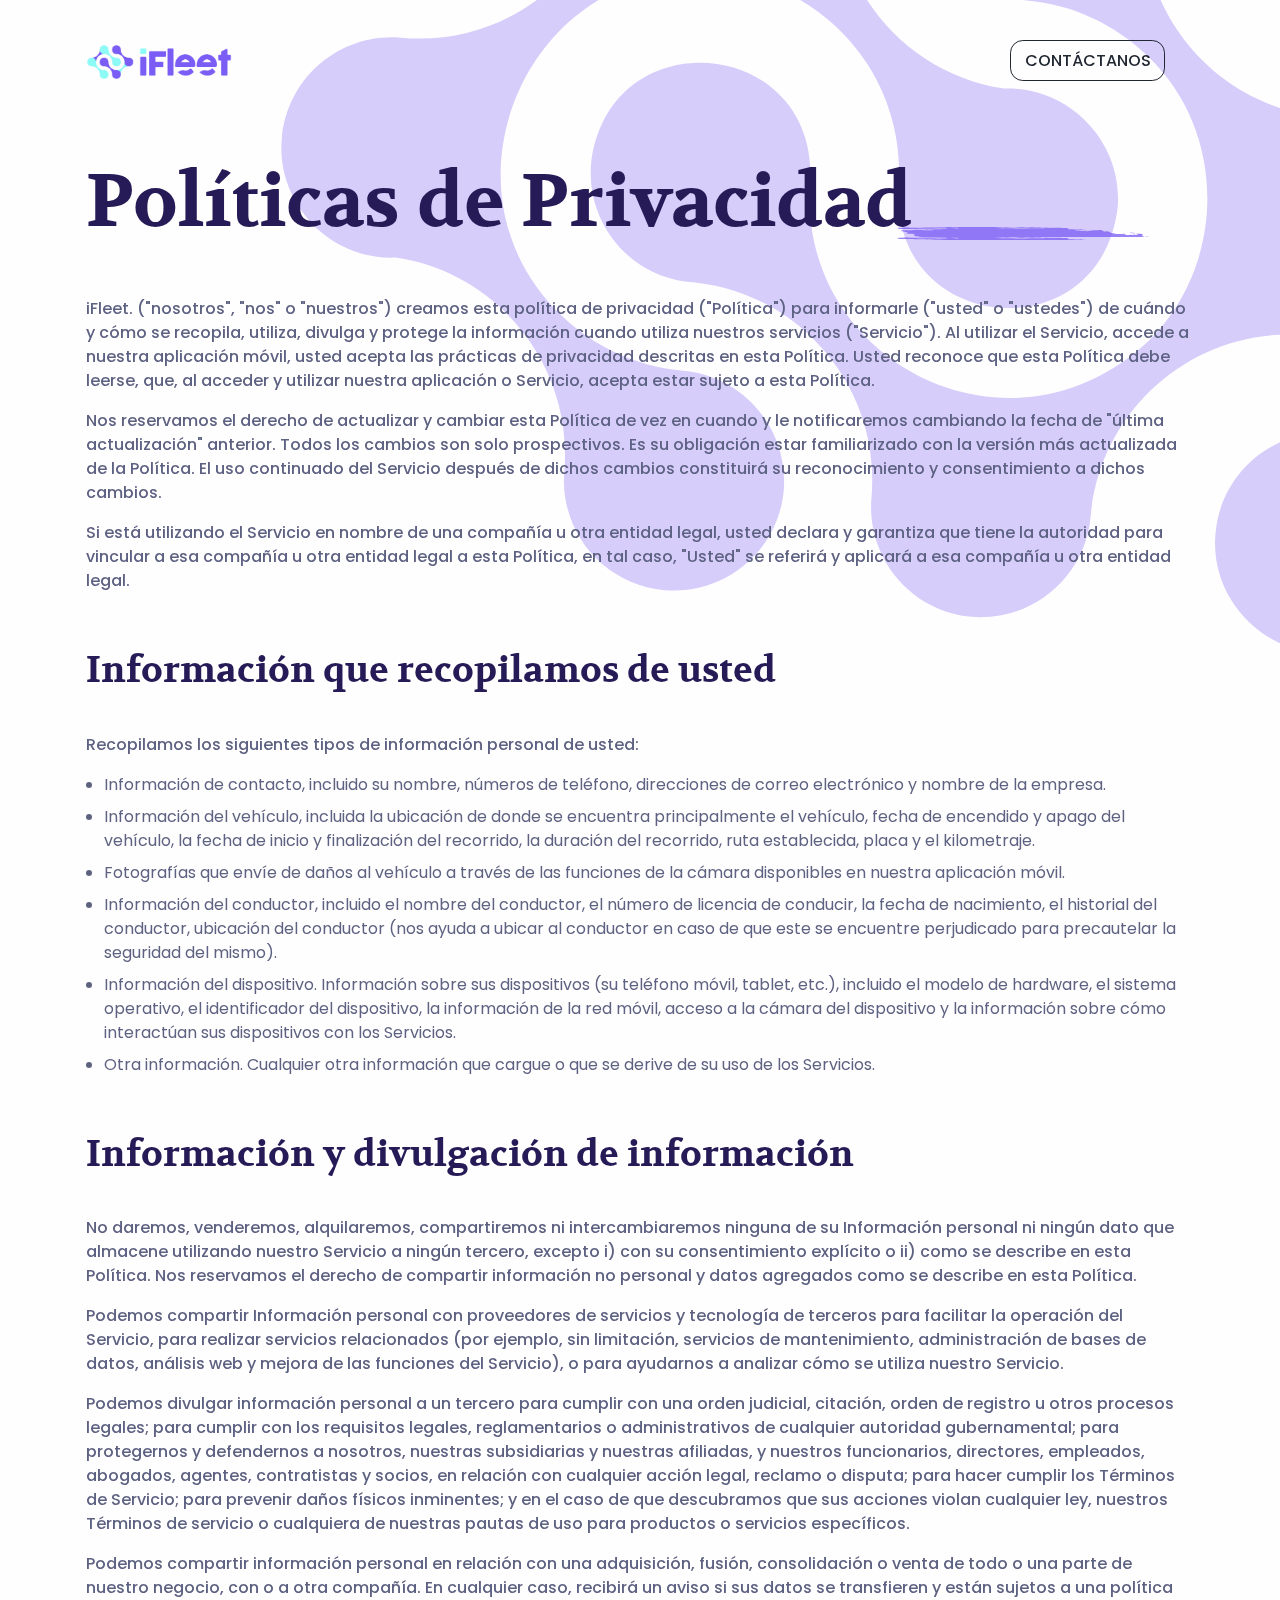
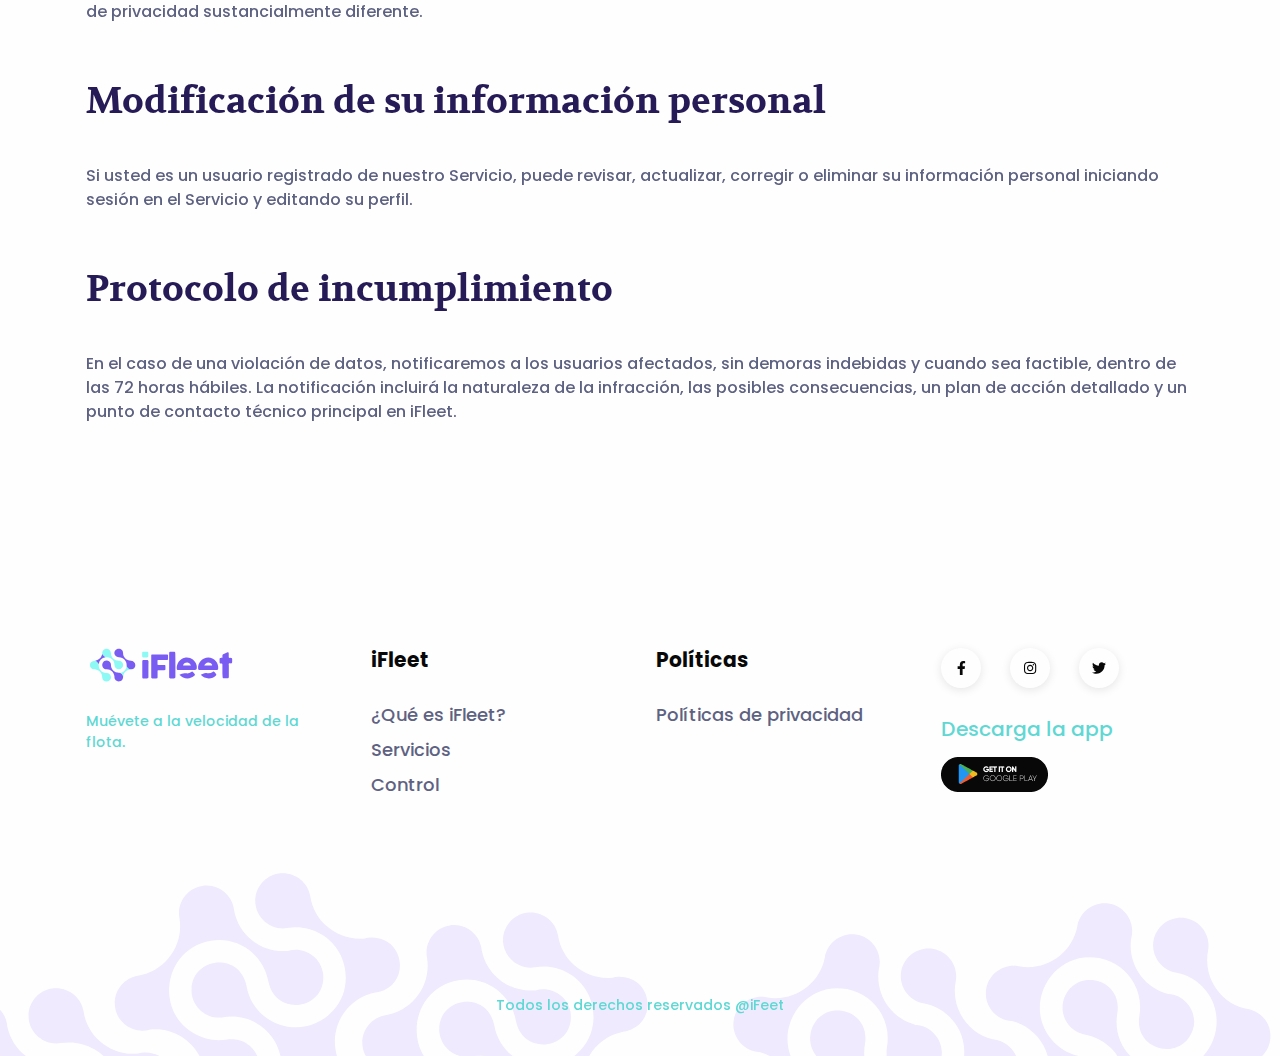
<file: privacy.html>
<!DOCTYPE html>
<html lang="en-US" dir="ltr">

  <head>
    <meta charset="utf-8">
    <meta http-equiv="X-UA-Compatible" content="IE=edge">
    <meta name="viewport" content="width=device-width, initial-scale=1">


    <!-- ===============================================-->
    <!--    Document Title-->
    <!-- ===============================================-->
    <title>iFleet</title>


    <!-- ===============================================-->
    <!--    Favicons-->
    <!-- ===============================================-->
    <link rel="apple-touch-icon" sizes="180x180" href="assets/img/favicons/apple-touch-icon.png">
    <link rel="icon" type="image/png" sizes="32x32" href="assets/img/favicons/favicon-32x32.png">
    <link rel="icon" type="image/png" sizes="16x16" href="assets/img/favicons/favicon-16x16.png">
    <link rel="shortcut icon" type="image/x-icon" href="assets/img/favicons/favicon.ico">
    <link rel="manifest" href="assets/img/favicons/manifest.json">
    <meta name="msapplication-TileImage" content="assets/img/favicons/mstile-150x150.png">
    <meta name="theme-color" content="#ffffff">


    <!-- ===============================================-->
    <!--    Stylesheets-->
    <!-- ===============================================-->
    <link href="assets/css/theme.css" rel="stylesheet" />

  </head>


  <body>

    <!-- ===============================================-->
    <!--    Main Content-->
    <!-- ===============================================-->
    <main class="main" id="top">
      <nav class="navbar navbar-expand-lg navbar-light fixed-top py-5 d-block" data-navbar-on-scroll="data-navbar-on-scroll">
        <div class="container">
            <a class="navbar-brand" href="index.html"><img src="assets/img/logo.png" height="34" alt="logo" /></a>
            <button class="navbar-toggler" type="button" data-bs-toggle="collapse" data-bs-target="#navbarSupportedContent" aria-controls="navbarSupportedContent" aria-expanded="false" aria-label="Toggle navigation"><span class="navbar-toggler-icon"> </span></button>
            <div class="collapse navbar-collapse border-top border-lg-0 mt-4 mt-lg-0" id="navbarSupportedContent">
            <ul class="navbar-nav ms-auto pt-2 pt-lg-0 font-base align-items-lg-center align-items-start">
                <li class="nav-item px-3 px-xl-4"><a class="btn btn-outline-dark order-1 order-lg-0 fw-medium" href="mailto:gesflots.a.s@gmail.com">CONTÁCTANOS</a></li>
            </ul>
            </div>
        </div>
      </nav>
      <section style="padding-top: 7rem;">
        <div class="bg-holder" style="background-image:url(assets/img/hero/hero-bg.svg);">
        </div>
        <!--/.bg-holder-->

        <div class="container">
          <div class="row align-items-center">
          <div class="col-md-12 col-lg-12 text-md-start text-center py-6">
            <h1 class="hero-title mb-6">Políticas de Privacidad</h1>
            <p class="mb-3 fw-medium">iFleet. ("nosotros", "nos" o "nuestros") creamos esta política de privacidad ("Política") para informarle ("usted" o "ustedes") de cuándo y cómo se recopila, utiliza, divulga y protege la información cuando utiliza nuestros servicios ("Servicio").
              Al utilizar el Servicio, accede a nuestra aplicación móvil, usted acepta las prácticas de privacidad descritas en esta Política. Usted reconoce que esta Política debe leerse, que, al acceder y utilizar nuestra aplicación o Servicio, acepta estar sujeto a esta Política.
            </p>
            <p class="mb-3 fw-medium">Nos reservamos el derecho de actualizar y cambiar esta Política de vez en cuando y le notificaremos cambiando la fecha de "última actualización" anterior. Todos los cambios son solo prospectivos. Es su obligación estar familiarizado con la versión más actualizada de la Política. El uso continuado del Servicio después de dichos cambios constituirá su reconocimiento y consentimiento a dichos cambios.
            </p>
            <p class="mb-3 fw-medium">Si está utilizando el Servicio en nombre de una compañía u otra entidad legal, usted declara y garantiza que tiene la autoridad para vincular a esa compañía u otra entidad legal a esta Política, en tal caso, "Usted" se referirá y aplicará a esa compañía u otra entidad legal.
            </p>
            <h4 class="fs-xl-7 fs-lg-4 fs-5 fw-bold font-cursive pt-md-5 mb-5">Información que recopilamos de usted</h4>
            <p class="mb-3 fw-medium">Recopilamos los siguientes tipos de información personal de usted:</p>
            <ul>
              <li class="mb-2">Información de contacto, incluido su nombre, números de teléfono, direcciones de correo electrónico y nombre de la empresa.</li>
              <li class="mb-2">Información del vehículo, incluida la ubicación de donde se encuentra principalmente el vehículo, fecha de encendido y apago del vehículo, la fecha de inicio y finalización del recorrido, la duración del recorrido, ruta establecida, placa y el kilometraje.</li>
              <li class="mb-2">Fotografías que envíe de daños al vehículo a través de las funciones de la cámara disponibles en nuestra aplicación móvil.</li>
              <li class="mb-2">Información del conductor, incluido el nombre del conductor, el número de licencia de conducir, la fecha de nacimiento, el historial del conductor, ubicación del conductor (nos ayuda a ubicar al conductor en caso de que este se encuentre perjudicado para precautelar la seguridad del mismo).</li>
              <li class="mb-2">Información del dispositivo. Información sobre sus dispositivos (su teléfono móvil, tablet, etc.), incluido el modelo de hardware, el sistema operativo, el identificador del dispositivo, la información de la red móvil, acceso a la cámara del dispositivo y la información sobre cómo interactúan sus dispositivos con los Servicios.</li>
              <li class="mb-2">Otra información. Cualquier otra información que cargue o que se derive de su uso de los Servicios.</li>
            </ul>
            <h4 class="fs-xl-7 fs-lg-4 fs-5 fw-bold font-cursive pt-md-5 mb-5">Información y divulgación de información</h4>
            <p class="mb-3 fw-medium">No daremos, venderemos, alquilaremos, compartiremos ni intercambiaremos ninguna de su Información personal ni ningún dato que almacene utilizando nuestro Servicio a ningún tercero, excepto i) con su consentimiento explícito o ii) como se describe en esta Política. Nos reservamos el derecho de compartir información no personal y datos agregados como se describe en esta Política.</p>
            <p class="mb-3 fw-medium">Podemos compartir Información personal con proveedores de servicios y tecnología de terceros para facilitar la operación del Servicio, para realizar servicios relacionados (por ejemplo, sin limitación, servicios de mantenimiento, administración de bases de datos, análisis web y mejora de las funciones del Servicio), o para ayudarnos a analizar cómo se utiliza nuestro Servicio.</p>
            <p class="mb-3 fw-medium">Podemos divulgar información personal a un tercero para cumplir con una orden judicial, citación, orden de registro u otros procesos legales; para cumplir con los requisitos legales, reglamentarios o administrativos de cualquier autoridad gubernamental; para protegernos y defendernos a nosotros, nuestras subsidiarias y nuestras afiliadas, y nuestros funcionarios, directores, empleados, abogados, agentes, contratistas y socios, en relación con cualquier acción legal, reclamo o disputa; para hacer cumplir los Términos de Servicio; para prevenir daños físicos inminentes; y en el caso de que descubramos que sus acciones violan cualquier ley, nuestros Términos de servicio o cualquiera de nuestras pautas de uso para productos o servicios específicos.</p>
            <p class="mb-3 fw-medium">Podemos compartir información personal en relación con una adquisición, fusión, consolidación o venta de todo o una parte de nuestro negocio, con o a otra compañía. En cualquier caso, recibirá un aviso si sus datos se transfieren y están sujetos a una política de privacidad sustancialmente diferente.</p>
            <h4 class="fs-xl-7 fs-lg-4 fs-5 fw-bold font-cursive pt-md-5 mb-5">Modificación de su información personal</h4>
            <p class="mb-3 fw-medium">Si usted es un usuario registrado de nuestro Servicio, puede revisar, actualizar, corregir o eliminar su información personal iniciando sesión en el Servicio y editando su perfil.</p>
            <h4 class="fs-xl-7 fs-lg-4 fs-5 fw-bold font-cursive pt-md-5 mb-5">Protocolo de incumplimiento</h4>
            <p class="mb-3 fw-medium">En el caso de una violación de datos, notificaremos a los usuarios afectados, sin demoras indebidas y cuando sea factible, dentro de las 72 horas hábiles. La notificación incluirá la naturaleza de la infracción, las posibles consecuencias, un plan de acción detallado y un punto de contacto técnico principal en iFleet.</p>
            
            </div>
          </div>
          </div>
        </div>
        </div>
      </section>
      <!-- ============================================-->

      <section class="pb-0 pb-lg-4">


        <div class="container">
          <div class="row">
            <div class="col-lg-3 col-md-7 col-12 mb-4 mb-md-6 mb-lg-0 order-0">
              <a class="navbar-brand" href="index.html"> <img class="mb-4" src="assets/img/logo2.svg" width="150" alt="iFleet" /></a>
              <p class="fs--1 text-secondary mb-0 fw-medium">Muévete a la velocidad de la flota.</p>
            </div>
            <div class="col-lg-3 col-md-4 mb-4 mb-lg-0 order-lg-1 order-md-2">
              <h4 class="footer-heading-color fw-bold font-sans-serif mb-3 mb-lg-4">iFleet</h4>
              <ul class="list-unstyled mb-0">
                <li class="mb-2"><a class="link-900 fs-1 fw-medium text-decoration-none" href="index.html#ifleet">¿Qué es iFleet?</a></li>
                <li class="mb-2"><a class="link-900 fs-1 fw-medium text-decoration-none" href="index.html#servicios">Servicios</a></li>
                <li class="mb-2"><a class="link-900 fs-1 fw-medium text-decoration-none" href="index.html#control">Control</a></li>
              </ul>
            </div>
            <div class="col-lg-3 col-md-4 mb-4 mb-lg-0 order-lg-2 order-md-3">
              <h4 class="footer-heading-color fw-bold font-sans-serif mb-3 mb-lg-4">Políticas</h4>
              <ul class="list-unstyled mb-0">
                <li class="mb-2"><a class="link-900 fs-1 fw-medium text-decoration-none" href="#!">Políticas de privacidad</a></li>
              </ul>
            </div>
            <div class="col-lg-3 col-md-5 col-12 mb-4 mb-md-6 mb-lg-0 order-lg-4 order-md-1">
              <div class="icon-group mb-4"> <a class="text-decoration-none icon-item shadow-social" id="facebook" href="#!"><i class="fab fa-facebook-f"> </i></a><a class="text-decoration-none icon-item shadow-social" id="instagram" href="#!"><i class="fab fa-instagram"> </i></a><a class="text-decoration-none icon-item shadow-social" id="twitter" href="#!"><i class="fab fa-twitter"> </i></a></div>
              <h4 class="fw-medium font-sans-serif text-secondary mb-3">Descarga la app</h4>
              <div class="d-flex align-items-center"> <a href="#!"> <img class="me-2" src="assets/img/play-store.png" alt="play store" /></a></div>
            </div>
          </div>
        </div><!-- end of .container-->

      </section>
      <!-- <section> close ============================-->
      <!-- ============================================-->

      <section class="pb-0 pt-md-9">

        <div class="bg-holder" style="background-image:url(assets/img/hero/hero-bg-footer.svg);">
        </div>
        <div class="container ">
          <div class="row">
            <div class="py-5 text-center">
              <p class="mb-0 text-secondary fs--1 fw-medium">Todos los derechos reservados @iFeet </p>
            </div>
          </div>          
        </div>
      </section>

      
    </main>
    <!-- ===============================================-->
    <!--    End of Main Content-->
    <!-- ===============================================-->




    <!-- ===============================================-->
    <!--    JavaScripts-->
    <!-- ===============================================-->
    <script src="vendors/@popperjs/popper.min.js"></script>
    <script src="vendors/bootstrap/bootstrap.min.js"></script>
    <script src="vendors/is/is.min.js"></script>
    <script src="https://polyfill.io/v3/polyfill.min.js?features=window.scroll"></script>
    <script src="vendors/fontawesome/all.min.js"></script>
    <script src="assets/js/theme.js"></script>

    <link href="https://fonts.googleapis.com/css2?family=Poppins:wght@400;500;600;700&amp;family=Volkhov:wght@700&amp;display=swap" rel="stylesheet">
  </body>

</html>
</file>
<file: assets/css/theme.css>
/* -------------------------------------------------------------------------- */
/*                                 Theme                                      */
/* -------------------------------------------------------------------------- */
/* prettier-ignore */
/* -------------------------------------------------------------------------- */
/*                                  Utilities                                 */
/* -------------------------------------------------------------------------- */
/*-----------------------------------------------
|   Bootstrap Styles
-----------------------------------------------*/
/*!
 * Bootstrap v5.0.0-alpha1 (https://getbootstrap.com/)
 * Copyright 2011-2020 The Bootstrap Authors
 * Copyright 2011-2020 Twitter, Inc.
 * Licensed under MIT (https://github.com/twbs/bootstrap/blob/main/LICENSE)
 */
:root {
  --bs-blue: #747DEF;
  --bs-indigo: #6237FF;
  --bs-purple: #A1B0FC;
  --bs-pink: #D42DA3;
  --bs-red: #DF6951;
  --bs-orange: #DF6951;
  --bs-yellow: #F1A501;
  --bs-green: #79B93C;
  --bs-teal: #006380;
  --bs-cyan: #2fc4f1;
  --bs-white: #FFFEFE;
  --bs-gray: #F0F4F9;
  --bs-gray-dark: #616161;
  --bs-primary: #795df4;
  --bs-secondary: #5fd8d4;
  --bs-success: #79B93C;
  --bs-info: #006380;
  --bs-warning: #795df4;
  --bs-danger: #DF6951;
  --bs-light: #F0F4F9;
  --bs-dark: #212832;
  --bs-font-sans-serif: "Poppins", "Rubik", "Open Sans", -apple-system, BlinkMacSystemFont, "Segoe UI", "Helvetica Neue", Arial, sans-serif, "Apple Color Emoji", "Segoe UI Emoji", "Segoe UI Symbol";
  --bs-font-monospace: "SFMono-Regular", Menlo, Monaco, Consolas, "Liberation Mono", "Courier New", monospace;
  --bs-gradient: linear-gradient(180deg, rgba(255, 254, 254, 0.15), rgba(255, 254, 254, 0));
}

*,
*::before,
*::after {
  -webkit-box-sizing: border-box;
  box-sizing: border-box;
}

@media (prefers-reduced-motion: no-preference) {
  :root {
    scroll-behavior: smooth;
  }
}

body {
  margin: 0;
  font-family: "Poppins", "Rubik", -apple-system, BlinkMacSystemFont, "Segoe UI", "Helvetica Neue", Arial, sans-serif, "Apple Color Emoji", "Segoe UI Emoji", "Segoe UI Symbol";
  font-size: 1rem;
  font-weight: 400;
  line-height: 1.5;
  color: #5E6282;
  background-color: #FFFEFE;
  -webkit-text-size-adjust: 100%;
  -webkit-tap-highlight-color: rgba(0, 0, 0, 0);
}

hr {
  margin: 1rem 0;
  color: #EEEEEE;
  background-color: currentColor;
  border: 0;
  opacity: 1;
}

hr:not([size]) {
  height: 1px;
}

h1, .h1, h2, .h2, h3, .h3, h4, .h4, h5, .h5, h6, .h6 {
  margin-top: 0;
  margin-bottom: 0.5rem;
  font-family: "Poppins", "Rubik", "Open Sans", -apple-system, BlinkMacSystemFont, "Segoe UI", "Helvetica Neue", Arial, sans-serif, "Apple Color Emoji", "Segoe UI Emoji", "Segoe UI Symbol";
  font-weight: 600;
  line-height: 1.2;
  color: #261b57;
}

h1, .h1 {
  font-size: calc(1.3052rem + 0.66244vw);
}

@media (min-width: 1200px) {
  h1, .h1 {
    font-size: 1.80203rem;
  }
}

h2, .h2 {
  font-size: calc(1.28518rem + 0.42217vw);
}

@media (min-width: 1200px) {
  h2, .h2 {
    font-size: 1.60181rem;
  }
}

h3, .h3 {
  font-size: calc(1.26738rem + 0.20859vw);
}

@media (min-width: 1200px) {
  h3, .h3 {
    font-size: 1.42383rem;
  }
}

h4, .h4 {
  font-size: calc(1.25156rem + 0.01875vw);
}

@media (min-width: 1200px) {
  h4, .h4 {
    font-size: 1.26563rem;
  }
}

h5, .h5 {
  font-size: 1.125rem;
}

h6, .h6 {
  font-size: 0.88889rem;
}

p {
  margin-top: 0;
  margin-bottom: 1rem;
}

abbr[title],
abbr[data-bs-original-title] {
  -webkit-text-decoration: underline dotted;
  text-decoration: underline dotted;
  cursor: help;
  -webkit-text-decoration-skip-ink: none;
  text-decoration-skip-ink: none;
}

address {
  margin-bottom: 1rem;
  font-style: normal;
  line-height: inherit;
}

ol,
ul {
  padding-left: 2rem;
}

ol,
ul,
dl {
  margin-top: 0;
  margin-bottom: 1rem;
}

ol ol,
ul ul,
ol ul,
ul ol {
  margin-bottom: 0;
}

dt {
  font-weight: 700;
}

dd {
  margin-bottom: .5rem;
  margin-left: 0;
}

blockquote {
  margin: 0 0 1rem;
}

b,
strong {
  font-weight: 800;
}

small, .small {
  font-size: 75%;
}

mark, .mark {
  padding: 0.2em;
  background-color: #fcf8e3;
}

sub,
sup {
  position: relative;
  font-size: 0.75em;
  line-height: 0;
  vertical-align: baseline;
}

sub {
  bottom: -.25em;
}

sup {
  top: -.5em;
}

a {
  color: #212832;
  text-decoration: none;
}

a:hover {
  color: #5fd8d4;
  text-decoration: underline;
}

a:not([href]):not([class]), a:not([href]):not([class]):hover {
  color: inherit;
  text-decoration: none;
}

pre,
code,
kbd,
samp {
  font-family: var(--bs-font-monospace);
  font-size: 1em;
  direction: ltr /* rtl:ignore */;
  unicode-bidi: bidi-override;
}

pre {
  display: block;
  margin-top: 0;
  margin-bottom: 1rem;
  overflow: auto;
  font-size: 75%;
}

pre code {
  font-size: inherit;
  color: inherit;
  word-break: normal;
}

code {
  font-size: 75%;
  color: #D42DA3;
  word-wrap: break-word;
}

a > code {
  color: inherit;
}

kbd {
  padding: 0.2rem 0.4rem;
  font-size: 75%;
  color: #FFFEFE;
  background-color: #5E6282;
  border-radius: 0.625rem;
}

kbd kbd {
  padding: 0;
  font-size: 1em;
  font-weight: 700;
}

figure {
  margin: 0 0 1rem;
}

img,
svg {
  vertical-align: middle;
}

table {
  caption-side: bottom;
  border-collapse: collapse;
}

caption {
  padding-top: 0.5rem;
  padding-bottom: 0.5rem;
  color: #BDBDBD;
  text-align: left;
}

th {
  text-align: inherit;
  text-align: -webkit-match-parent;
}

thead,
tbody,
tfoot,
tr,
td,
th {
  border-color: inherit;
  border-style: solid;
  border-width: 0;
}

label {
  display: inline-block;
}

button {
  border-radius: 0;
}

button:focus:not(:focus-visible) {
  outline: 0;
}

input,
button,
select,
optgroup,
textarea {
  margin: 0;
  font-family: inherit;
  font-size: inherit;
  line-height: inherit;
}

button,
select {
  text-transform: none;
}

[role="button"] {
  cursor: pointer;
}

select {
  word-wrap: normal;
}

select:disabled {
  opacity: 1;
}

[list]::-webkit-calendar-picker-indicator {
  display: none;
}

button,
[type="button"],
[type="reset"],
[type="submit"] {
  -webkit-appearance: button;
}

button:not(:disabled),
[type="button"]:not(:disabled),
[type="reset"]:not(:disabled),
[type="submit"]:not(:disabled) {
  cursor: pointer;
}

::-moz-focus-inner {
  padding: 0;
  border-style: none;
}

textarea {
  resize: vertical;
}

fieldset {
  min-width: 0;
  padding: 0;
  margin: 0;
  border: 0;
}

legend {
  float: left;
  width: 100%;
  padding: 0;
  margin-bottom: 0.5rem;
  font-size: calc(1.275rem + 0.3vw);
  line-height: inherit;
}

@media (min-width: 1200px) {
  legend {
    font-size: 1.5rem;
  }
}

legend + * {
  clear: left;
}

::-webkit-datetime-edit-fields-wrapper,
::-webkit-datetime-edit-text,
::-webkit-datetime-edit-minute,
::-webkit-datetime-edit-hour-field,
::-webkit-datetime-edit-day-field,
::-webkit-datetime-edit-month-field,
::-webkit-datetime-edit-year-field {
  padding: 0;
}

::-webkit-inner-spin-button {
  height: auto;
}

[type="search"] {
  outline-offset: -2px;
  -webkit-appearance: textfield;
}

/* rtl:raw:
[type="tel"],
[type="url"],
[type="email"],
[type="number"] {
  direction: ltr;
}
*/
::-webkit-search-decoration {
  -webkit-appearance: none;
}

::-webkit-color-swatch-wrapper {
  padding: 0;
}

::file-selector-button {
  font: inherit;
}

::-webkit-file-upload-button {
  font: inherit;
  -webkit-appearance: button;
}

output {
  display: inline-block;
}

iframe {
  border: 0;
}

summary {
  display: list-item;
  cursor: pointer;
}

progress {
  vertical-align: baseline;
}

[hidden] {
  display: none !important;
}

.lead {
  font-size: 1.2rem;
  font-weight: 400;
}

.display-1 {
  font-size: calc(1.38158rem + 1.57894vw);
  font-weight: 900;
  line-height: 1;
}

@media (min-width: 1200px) {
  .display-1 {
    font-size: 2.56578rem;
  }
}

.display-2 {
  font-size: calc(1.35307rem + 1.23684vw);
  font-weight: 900;
  line-height: 1;
}

@media (min-width: 1200px) {
  .display-2 {
    font-size: 2.2807rem;
  }
}

.display-3 {
  font-size: calc(1.32773rem + 0.93274vw);
  font-weight: 900;
  line-height: 1;
}

@media (min-width: 1200px) {
  .display-3 {
    font-size: 2.02729rem;
  }
}

.display-4 {
  font-size: calc(1.3052rem + 0.66244vw);
  font-weight: 900;
  line-height: 1;
}

@media (min-width: 1200px) {
  .display-4 {
    font-size: 1.80203rem;
  }
}

.display-5 {
  font-size: calc(1.28518rem + 0.42217vw);
  font-weight: 900;
  line-height: 1;
}

@media (min-width: 1200px) {
  .display-5 {
    font-size: 1.60181rem;
  }
}

.display-6 {
  font-size: calc(1.26738rem + 0.20859vw);
  font-weight: 900;
  line-height: 1;
}

@media (min-width: 1200px) {
  .display-6 {
    font-size: 1.42383rem;
  }
}

.list-unstyled {
  padding-left: 0;
  list-style: none;
}

.list-inline {
  padding-left: 0;
  list-style: none;
}

.list-inline-item {
  display: inline-block;
}

.list-inline-item:not(:last-child) {
  margin-right: 0.5rem;
}

.initialism {
  font-size: 75%;
  text-transform: uppercase;
}

.blockquote {
  margin-bottom: 1rem;
  font-size: 1.2rem;
}

.blockquote > :last-child {
  margin-bottom: 0;
}

.blockquote-footer {
  margin-top: -1rem;
  margin-bottom: 1rem;
  font-size: 75%;
  color: #F0F4F9;
}

.blockquote-footer::before {
  content: "\2014\00A0";
}

.img-fluid {
  max-width: 100%;
  height: auto;
}

.img-thumbnail {
  padding: 0.25rem;
  background-color: #FFFEFE;
  border: 1px solid #EEEEEE;
  border-radius: 1.5rem;
  max-width: 100%;
  height: auto;
}

.figure {
  display: inline-block;
}

.figure-img {
  margin-bottom: 0.5rem;
  line-height: 1;
}

.figure-caption {
  font-size: 75%;
  color: #F0F4F9;
}

.container,
.container-fluid,
.container-sm,
.container-md,
.container-lg,
.container-xl,
.container-xxl {
  width: 100%;
  padding-right: var(--bs-gutter-x, 1rem);
  padding-left: var(--bs-gutter-x, 1rem);
  margin-right: auto;
  margin-left: auto;
}

@media (min-width: 576px) {
  .container, .container-sm {
    max-width: 540px;
  }
}

@media (min-width: 768px) {
  .container, .container-sm, .container-md {
    max-width: 720px;
  }
}

@media (min-width: 992px) {
  .container, .container-sm, .container-md, .container-lg {
    max-width: 960px;
  }
}

@media (min-width: 1200px) {
  .container, .container-sm, .container-md, .container-lg, .container-xl {
    max-width: 1140px;
  }
}

@media (min-width: 1400px) {
  .container, .container-sm, .container-md, .container-lg, .container-xl, .container-xxl {
    max-width: 1320px;
  }
}

.row {
  --bs-gutter-x: 2rem;
  --bs-gutter-y: 0;
  display: -webkit-box;
  display: -ms-flexbox;
  display: flex;
  -ms-flex-wrap: wrap;
  flex-wrap: wrap;
  margin-top: calc(var(--bs-gutter-y) * -1);
  margin-right: calc(var(--bs-gutter-x) / -2);
  margin-left: calc(var(--bs-gutter-x) / -2);
}

.row > * {
  -ms-flex-negative: 0;
  flex-shrink: 0;
  width: 100%;
  max-width: 100%;
  padding-right: calc(var(--bs-gutter-x) / 2);
  padding-left: calc(var(--bs-gutter-x) / 2);
  margin-top: var(--bs-gutter-y);
}

.col {
  -webkit-box-flex: 1;
  -ms-flex: 1 0 0%;
  flex: 1 0 0%;
}

.row-cols-auto > * {
  -webkit-box-flex: 0;
  -ms-flex: 0 0 auto;
  flex: 0 0 auto;
  width: auto;
}

.row-cols-1 > * {
  -webkit-box-flex: 0;
  -ms-flex: 0 0 auto;
  flex: 0 0 auto;
  width: 100%;
}

.row-cols-2 > * {
  -webkit-box-flex: 0;
  -ms-flex: 0 0 auto;
  flex: 0 0 auto;
  width: 50%;
}

.row-cols-3 > * {
  -webkit-box-flex: 0;
  -ms-flex: 0 0 auto;
  flex: 0 0 auto;
  width: 33.33333%;
}

.row-cols-4 > * {
  -webkit-box-flex: 0;
  -ms-flex: 0 0 auto;
  flex: 0 0 auto;
  width: 25%;
}

.row-cols-5 > * {
  -webkit-box-flex: 0;
  -ms-flex: 0 0 auto;
  flex: 0 0 auto;
  width: 20%;
}

.row-cols-6 > * {
  -webkit-box-flex: 0;
  -ms-flex: 0 0 auto;
  flex: 0 0 auto;
  width: 16.66667%;
}

.col-auto {
  -webkit-box-flex: 0;
  -ms-flex: 0 0 auto;
  flex: 0 0 auto;
  width: auto;
}

.col-1 {
  -webkit-box-flex: 0;
  -ms-flex: 0 0 auto;
  flex: 0 0 auto;
  width: 8.33333%;
}

.col-2 {
  -webkit-box-flex: 0;
  -ms-flex: 0 0 auto;
  flex: 0 0 auto;
  width: 16.66667%;
}

.col-3 {
  -webkit-box-flex: 0;
  -ms-flex: 0 0 auto;
  flex: 0 0 auto;
  width: 25%;
}

.col-4 {
  -webkit-box-flex: 0;
  -ms-flex: 0 0 auto;
  flex: 0 0 auto;
  width: 33.33333%;
}

.col-5 {
  -webkit-box-flex: 0;
  -ms-flex: 0 0 auto;
  flex: 0 0 auto;
  width: 41.66667%;
}

.col-6 {
  -webkit-box-flex: 0;
  -ms-flex: 0 0 auto;
  flex: 0 0 auto;
  width: 50%;
}

.col-7 {
  -webkit-box-flex: 0;
  -ms-flex: 0 0 auto;
  flex: 0 0 auto;
  width: 58.33333%;
}

.col-8 {
  -webkit-box-flex: 0;
  -ms-flex: 0 0 auto;
  flex: 0 0 auto;
  width: 66.66667%;
}

.col-9 {
  -webkit-box-flex: 0;
  -ms-flex: 0 0 auto;
  flex: 0 0 auto;
  width: 75%;
}

.col-10 {
  -webkit-box-flex: 0;
  -ms-flex: 0 0 auto;
  flex: 0 0 auto;
  width: 83.33333%;
}

.col-11 {
  -webkit-box-flex: 0;
  -ms-flex: 0 0 auto;
  flex: 0 0 auto;
  width: 91.66667%;
}

.col-12 {
  -webkit-box-flex: 0;
  -ms-flex: 0 0 auto;
  flex: 0 0 auto;
  width: 100%;
}

.offset-1 {
  margin-left: 8.33333%;
}

.offset-2 {
  margin-left: 16.66667%;
}

.offset-3 {
  margin-left: 25%;
}

.offset-4 {
  margin-left: 33.33333%;
}

.offset-5 {
  margin-left: 41.66667%;
}

.offset-6 {
  margin-left: 50%;
}

.offset-7 {
  margin-left: 58.33333%;
}

.offset-8 {
  margin-left: 66.66667%;
}

.offset-9 {
  margin-left: 75%;
}

.offset-10 {
  margin-left: 83.33333%;
}

.offset-11 {
  margin-left: 91.66667%;
}

.g-0,
.gx-0 {
  --bs-gutter-x: 0;
}

.g-0,
.gy-0 {
  --bs-gutter-y: 0;
}

.g-1,
.gx-1 {
  --bs-gutter-x: 0.25rem;
}

.g-1,
.gy-1 {
  --bs-gutter-y: 0.25rem;
}

.g-2,
.gx-2 {
  --bs-gutter-x: 0.5rem;
}

.g-2,
.gy-2 {
  --bs-gutter-y: 0.5rem;
}

.g-3,
.gx-3 {
  --bs-gutter-x: 1rem;
}

.g-3,
.gy-3 {
  --bs-gutter-y: 1rem;
}

.g-4,
.gx-4 {
  --bs-gutter-x: 1.8rem;
}

.g-4,
.gy-4 {
  --bs-gutter-y: 1.8rem;
}

.g-5,
.gx-5 {
  --bs-gutter-x: 2.5rem;
}

.g-5,
.gy-5 {
  --bs-gutter-y: 2.5rem;
}

.g-6,
.gx-6 {
  --bs-gutter-x: 3rem;
}

.g-6,
.gy-6 {
  --bs-gutter-y: 3rem;
}

.g-7,
.gx-7 {
  --bs-gutter-x: 4rem;
}

.g-7,
.gy-7 {
  --bs-gutter-y: 4rem;
}

.g-8,
.gx-8 {
  --bs-gutter-x: 5rem;
}

.g-8,
.gy-8 {
  --bs-gutter-y: 5rem;
}

.g-9,
.gx-9 {
  --bs-gutter-x: 7.5rem;
}

.g-9,
.gy-9 {
  --bs-gutter-y: 7.5rem;
}

.g-10,
.gx-10 {
  --bs-gutter-x: 10rem;
}

.g-10,
.gy-10 {
  --bs-gutter-y: 10rem;
}

.g-11,
.gx-11 {
  --bs-gutter-x: 12.5rem;
}

.g-11,
.gy-11 {
  --bs-gutter-y: 12.5rem;
}

.g-12,
.gx-12 {
  --bs-gutter-x: 15rem;
}

.g-12,
.gy-12 {
  --bs-gutter-y: 15rem;
}

@media (min-width: 576px) {
  .col-sm {
    -webkit-box-flex: 1;
    -ms-flex: 1 0 0%;
    flex: 1 0 0%;
  }
  .row-cols-sm-auto > * {
    -webkit-box-flex: 0;
    -ms-flex: 0 0 auto;
    flex: 0 0 auto;
    width: auto;
  }
  .row-cols-sm-1 > * {
    -webkit-box-flex: 0;
    -ms-flex: 0 0 auto;
    flex: 0 0 auto;
    width: 100%;
  }
  .row-cols-sm-2 > * {
    -webkit-box-flex: 0;
    -ms-flex: 0 0 auto;
    flex: 0 0 auto;
    width: 50%;
  }
  .row-cols-sm-3 > * {
    -webkit-box-flex: 0;
    -ms-flex: 0 0 auto;
    flex: 0 0 auto;
    width: 33.33333%;
  }
  .row-cols-sm-4 > * {
    -webkit-box-flex: 0;
    -ms-flex: 0 0 auto;
    flex: 0 0 auto;
    width: 25%;
  }
  .row-cols-sm-5 > * {
    -webkit-box-flex: 0;
    -ms-flex: 0 0 auto;
    flex: 0 0 auto;
    width: 20%;
  }
  .row-cols-sm-6 > * {
    -webkit-box-flex: 0;
    -ms-flex: 0 0 auto;
    flex: 0 0 auto;
    width: 16.66667%;
  }
  .col-sm-auto {
    -webkit-box-flex: 0;
    -ms-flex: 0 0 auto;
    flex: 0 0 auto;
    width: auto;
  }
  .col-sm-1 {
    -webkit-box-flex: 0;
    -ms-flex: 0 0 auto;
    flex: 0 0 auto;
    width: 8.33333%;
  }
  .col-sm-2 {
    -webkit-box-flex: 0;
    -ms-flex: 0 0 auto;
    flex: 0 0 auto;
    width: 16.66667%;
  }
  .col-sm-3 {
    -webkit-box-flex: 0;
    -ms-flex: 0 0 auto;
    flex: 0 0 auto;
    width: 25%;
  }
  .col-sm-4 {
    -webkit-box-flex: 0;
    -ms-flex: 0 0 auto;
    flex: 0 0 auto;
    width: 33.33333%;
  }
  .col-sm-5 {
    -webkit-box-flex: 0;
    -ms-flex: 0 0 auto;
    flex: 0 0 auto;
    width: 41.66667%;
  }
  .col-sm-6 {
    -webkit-box-flex: 0;
    -ms-flex: 0 0 auto;
    flex: 0 0 auto;
    width: 50%;
  }
  .col-sm-7 {
    -webkit-box-flex: 0;
    -ms-flex: 0 0 auto;
    flex: 0 0 auto;
    width: 58.33333%;
  }
  .col-sm-8 {
    -webkit-box-flex: 0;
    -ms-flex: 0 0 auto;
    flex: 0 0 auto;
    width: 66.66667%;
  }
  .col-sm-9 {
    -webkit-box-flex: 0;
    -ms-flex: 0 0 auto;
    flex: 0 0 auto;
    width: 75%;
  }
  .col-sm-10 {
    -webkit-box-flex: 0;
    -ms-flex: 0 0 auto;
    flex: 0 0 auto;
    width: 83.33333%;
  }
  .col-sm-11 {
    -webkit-box-flex: 0;
    -ms-flex: 0 0 auto;
    flex: 0 0 auto;
    width: 91.66667%;
  }
  .col-sm-12 {
    -webkit-box-flex: 0;
    -ms-flex: 0 0 auto;
    flex: 0 0 auto;
    width: 100%;
  }
  .offset-sm-0 {
    margin-left: 0;
  }
  .offset-sm-1 {
    margin-left: 8.33333%;
  }
  .offset-sm-2 {
    margin-left: 16.66667%;
  }
  .offset-sm-3 {
    margin-left: 25%;
  }
  .offset-sm-4 {
    margin-left: 33.33333%;
  }
  .offset-sm-5 {
    margin-left: 41.66667%;
  }
  .offset-sm-6 {
    margin-left: 50%;
  }
  .offset-sm-7 {
    margin-left: 58.33333%;
  }
  .offset-sm-8 {
    margin-left: 66.66667%;
  }
  .offset-sm-9 {
    margin-left: 75%;
  }
  .offset-sm-10 {
    margin-left: 83.33333%;
  }
  .offset-sm-11 {
    margin-left: 91.66667%;
  }
  .g-sm-0,
  .gx-sm-0 {
    --bs-gutter-x: 0;
  }
  .g-sm-0,
  .gy-sm-0 {
    --bs-gutter-y: 0;
  }
  .g-sm-1,
  .gx-sm-1 {
    --bs-gutter-x: 0.25rem;
  }
  .g-sm-1,
  .gy-sm-1 {
    --bs-gutter-y: 0.25rem;
  }
  .g-sm-2,
  .gx-sm-2 {
    --bs-gutter-x: 0.5rem;
  }
  .g-sm-2,
  .gy-sm-2 {
    --bs-gutter-y: 0.5rem;
  }
  .g-sm-3,
  .gx-sm-3 {
    --bs-gutter-x: 1rem;
  }
  .g-sm-3,
  .gy-sm-3 {
    --bs-gutter-y: 1rem;
  }
  .g-sm-4,
  .gx-sm-4 {
    --bs-gutter-x: 1.8rem;
  }
  .g-sm-4,
  .gy-sm-4 {
    --bs-gutter-y: 1.8rem;
  }
  .g-sm-5,
  .gx-sm-5 {
    --bs-gutter-x: 2.5rem;
  }
  .g-sm-5,
  .gy-sm-5 {
    --bs-gutter-y: 2.5rem;
  }
  .g-sm-6,
  .gx-sm-6 {
    --bs-gutter-x: 3rem;
  }
  .g-sm-6,
  .gy-sm-6 {
    --bs-gutter-y: 3rem;
  }
  .g-sm-7,
  .gx-sm-7 {
    --bs-gutter-x: 4rem;
  }
  .g-sm-7,
  .gy-sm-7 {
    --bs-gutter-y: 4rem;
  }
  .g-sm-8,
  .gx-sm-8 {
    --bs-gutter-x: 5rem;
  }
  .g-sm-8,
  .gy-sm-8 {
    --bs-gutter-y: 5rem;
  }
  .g-sm-9,
  .gx-sm-9 {
    --bs-gutter-x: 7.5rem;
  }
  .g-sm-9,
  .gy-sm-9 {
    --bs-gutter-y: 7.5rem;
  }
  .g-sm-10,
  .gx-sm-10 {
    --bs-gutter-x: 10rem;
  }
  .g-sm-10,
  .gy-sm-10 {
    --bs-gutter-y: 10rem;
  }
  .g-sm-11,
  .gx-sm-11 {
    --bs-gutter-x: 12.5rem;
  }
  .g-sm-11,
  .gy-sm-11 {
    --bs-gutter-y: 12.5rem;
  }
  .g-sm-12,
  .gx-sm-12 {
    --bs-gutter-x: 15rem;
  }
  .g-sm-12,
  .gy-sm-12 {
    --bs-gutter-y: 15rem;
  }
}

@media (min-width: 768px) {
  .col-md {
    -webkit-box-flex: 1;
    -ms-flex: 1 0 0%;
    flex: 1 0 0%;
  }
  .row-cols-md-auto > * {
    -webkit-box-flex: 0;
    -ms-flex: 0 0 auto;
    flex: 0 0 auto;
    width: auto;
  }
  .row-cols-md-1 > * {
    -webkit-box-flex: 0;
    -ms-flex: 0 0 auto;
    flex: 0 0 auto;
    width: 100%;
  }
  .row-cols-md-2 > * {
    -webkit-box-flex: 0;
    -ms-flex: 0 0 auto;
    flex: 0 0 auto;
    width: 50%;
  }
  .row-cols-md-3 > * {
    -webkit-box-flex: 0;
    -ms-flex: 0 0 auto;
    flex: 0 0 auto;
    width: 33.33333%;
  }
  .row-cols-md-4 > * {
    -webkit-box-flex: 0;
    -ms-flex: 0 0 auto;
    flex: 0 0 auto;
    width: 25%;
  }
  .row-cols-md-5 > * {
    -webkit-box-flex: 0;
    -ms-flex: 0 0 auto;
    flex: 0 0 auto;
    width: 20%;
  }
  .row-cols-md-6 > * {
    -webkit-box-flex: 0;
    -ms-flex: 0 0 auto;
    flex: 0 0 auto;
    width: 16.66667%;
  }
  .col-md-auto {
    -webkit-box-flex: 0;
    -ms-flex: 0 0 auto;
    flex: 0 0 auto;
    width: auto;
  }
  .col-md-1 {
    -webkit-box-flex: 0;
    -ms-flex: 0 0 auto;
    flex: 0 0 auto;
    width: 8.33333%;
  }
  .col-md-2 {
    -webkit-box-flex: 0;
    -ms-flex: 0 0 auto;
    flex: 0 0 auto;
    width: 16.66667%;
  }
  .col-md-3 {
    -webkit-box-flex: 0;
    -ms-flex: 0 0 auto;
    flex: 0 0 auto;
    width: 25%;
  }
  .col-md-4 {
    -webkit-box-flex: 0;
    -ms-flex: 0 0 auto;
    flex: 0 0 auto;
    width: 33.33333%;
  }
  .col-md-5 {
    -webkit-box-flex: 0;
    -ms-flex: 0 0 auto;
    flex: 0 0 auto;
    width: 41.66667%;
  }
  .col-md-6 {
    -webkit-box-flex: 0;
    -ms-flex: 0 0 auto;
    flex: 0 0 auto;
    width: 50%;
  }
  .col-md-7 {
    -webkit-box-flex: 0;
    -ms-flex: 0 0 auto;
    flex: 0 0 auto;
    width: 58.33333%;
  }
  .col-md-8 {
    -webkit-box-flex: 0;
    -ms-flex: 0 0 auto;
    flex: 0 0 auto;
    width: 66.66667%;
  }
  .col-md-9 {
    -webkit-box-flex: 0;
    -ms-flex: 0 0 auto;
    flex: 0 0 auto;
    width: 75%;
  }
  .col-md-10 {
    -webkit-box-flex: 0;
    -ms-flex: 0 0 auto;
    flex: 0 0 auto;
    width: 83.33333%;
  }
  .col-md-11 {
    -webkit-box-flex: 0;
    -ms-flex: 0 0 auto;
    flex: 0 0 auto;
    width: 91.66667%;
  }
  .col-md-12 {
    -webkit-box-flex: 0;
    -ms-flex: 0 0 auto;
    flex: 0 0 auto;
    width: 100%;
  }
  .offset-md-0 {
    margin-left: 0;
  }
  .offset-md-1 {
    margin-left: 8.33333%;
  }
  .offset-md-2 {
    margin-left: 16.66667%;
  }
  .offset-md-3 {
    margin-left: 25%;
  }
  .offset-md-4 {
    margin-left: 33.33333%;
  }
  .offset-md-5 {
    margin-left: 41.66667%;
  }
  .offset-md-6 {
    margin-left: 50%;
  }
  .offset-md-7 {
    margin-left: 58.33333%;
  }
  .offset-md-8 {
    margin-left: 66.66667%;
  }
  .offset-md-9 {
    margin-left: 75%;
  }
  .offset-md-10 {
    margin-left: 83.33333%;
  }
  .offset-md-11 {
    margin-left: 91.66667%;
  }
  .g-md-0,
  .gx-md-0 {
    --bs-gutter-x: 0;
  }
  .g-md-0,
  .gy-md-0 {
    --bs-gutter-y: 0;
  }
  .g-md-1,
  .gx-md-1 {
    --bs-gutter-x: 0.25rem;
  }
  .g-md-1,
  .gy-md-1 {
    --bs-gutter-y: 0.25rem;
  }
  .g-md-2,
  .gx-md-2 {
    --bs-gutter-x: 0.5rem;
  }
  .g-md-2,
  .gy-md-2 {
    --bs-gutter-y: 0.5rem;
  }
  .g-md-3,
  .gx-md-3 {
    --bs-gutter-x: 1rem;
  }
  .g-md-3,
  .gy-md-3 {
    --bs-gutter-y: 1rem;
  }
  .g-md-4,
  .gx-md-4 {
    --bs-gutter-x: 1.8rem;
  }
  .g-md-4,
  .gy-md-4 {
    --bs-gutter-y: 1.8rem;
  }
  .g-md-5,
  .gx-md-5 {
    --bs-gutter-x: 2.5rem;
  }
  .g-md-5,
  .gy-md-5 {
    --bs-gutter-y: 2.5rem;
  }
  .g-md-6,
  .gx-md-6 {
    --bs-gutter-x: 3rem;
  }
  .g-md-6,
  .gy-md-6 {
    --bs-gutter-y: 3rem;
  }
  .g-md-7,
  .gx-md-7 {
    --bs-gutter-x: 4rem;
  }
  .g-md-7,
  .gy-md-7 {
    --bs-gutter-y: 4rem;
  }
  .g-md-8,
  .gx-md-8 {
    --bs-gutter-x: 5rem;
  }
  .g-md-8,
  .gy-md-8 {
    --bs-gutter-y: 5rem;
  }
  .g-md-9,
  .gx-md-9 {
    --bs-gutter-x: 7.5rem;
  }
  .g-md-9,
  .gy-md-9 {
    --bs-gutter-y: 7.5rem;
  }
  .g-md-10,
  .gx-md-10 {
    --bs-gutter-x: 10rem;
  }
  .g-md-10,
  .gy-md-10 {
    --bs-gutter-y: 10rem;
  }
  .g-md-11,
  .gx-md-11 {
    --bs-gutter-x: 12.5rem;
  }
  .g-md-11,
  .gy-md-11 {
    --bs-gutter-y: 12.5rem;
  }
  .g-md-12,
  .gx-md-12 {
    --bs-gutter-x: 15rem;
  }
  .g-md-12,
  .gy-md-12 {
    --bs-gutter-y: 15rem;
  }
}

@media (min-width: 992px) {
  .col-lg {
    -webkit-box-flex: 1;
    -ms-flex: 1 0 0%;
    flex: 1 0 0%;
  }
  .row-cols-lg-auto > * {
    -webkit-box-flex: 0;
    -ms-flex: 0 0 auto;
    flex: 0 0 auto;
    width: auto;
  }
  .row-cols-lg-1 > * {
    -webkit-box-flex: 0;
    -ms-flex: 0 0 auto;
    flex: 0 0 auto;
    width: 100%;
  }
  .row-cols-lg-2 > * {
    -webkit-box-flex: 0;
    -ms-flex: 0 0 auto;
    flex: 0 0 auto;
    width: 50%;
  }
  .row-cols-lg-3 > * {
    -webkit-box-flex: 0;
    -ms-flex: 0 0 auto;
    flex: 0 0 auto;
    width: 33.33333%;
  }
  .row-cols-lg-4 > * {
    -webkit-box-flex: 0;
    -ms-flex: 0 0 auto;
    flex: 0 0 auto;
    width: 25%;
  }
  .row-cols-lg-5 > * {
    -webkit-box-flex: 0;
    -ms-flex: 0 0 auto;
    flex: 0 0 auto;
    width: 20%;
  }
  .row-cols-lg-6 > * {
    -webkit-box-flex: 0;
    -ms-flex: 0 0 auto;
    flex: 0 0 auto;
    width: 16.66667%;
  }
  .col-lg-auto {
    -webkit-box-flex: 0;
    -ms-flex: 0 0 auto;
    flex: 0 0 auto;
    width: auto;
  }
  .col-lg-1 {
    -webkit-box-flex: 0;
    -ms-flex: 0 0 auto;
    flex: 0 0 auto;
    width: 8.33333%;
  }
  .col-lg-2 {
    -webkit-box-flex: 0;
    -ms-flex: 0 0 auto;
    flex: 0 0 auto;
    width: 16.66667%;
  }
  .col-lg-3 {
    -webkit-box-flex: 0;
    -ms-flex: 0 0 auto;
    flex: 0 0 auto;
    width: 25%;
  }
  .col-lg-4 {
    -webkit-box-flex: 0;
    -ms-flex: 0 0 auto;
    flex: 0 0 auto;
    width: 33.33333%;
  }
  .col-lg-5 {
    -webkit-box-flex: 0;
    -ms-flex: 0 0 auto;
    flex: 0 0 auto;
    width: 41.66667%;
  }
  .col-lg-6 {
    -webkit-box-flex: 0;
    -ms-flex: 0 0 auto;
    flex: 0 0 auto;
    width: 50%;
  }
  .col-lg-7 {
    -webkit-box-flex: 0;
    -ms-flex: 0 0 auto;
    flex: 0 0 auto;
    width: 58.33333%;
  }
  .col-lg-8 {
    -webkit-box-flex: 0;
    -ms-flex: 0 0 auto;
    flex: 0 0 auto;
    width: 66.66667%;
  }
  .col-lg-9 {
    -webkit-box-flex: 0;
    -ms-flex: 0 0 auto;
    flex: 0 0 auto;
    width: 75%;
  }
  .col-lg-10 {
    -webkit-box-flex: 0;
    -ms-flex: 0 0 auto;
    flex: 0 0 auto;
    width: 83.33333%;
  }
  .col-lg-11 {
    -webkit-box-flex: 0;
    -ms-flex: 0 0 auto;
    flex: 0 0 auto;
    width: 91.66667%;
  }
  .col-lg-12 {
    -webkit-box-flex: 0;
    -ms-flex: 0 0 auto;
    flex: 0 0 auto;
    width: 100%;
  }
  .offset-lg-0 {
    margin-left: 0;
  }
  .offset-lg-1 {
    margin-left: 8.33333%;
  }
  .offset-lg-2 {
    margin-left: 16.66667%;
  }
  .offset-lg-3 {
    margin-left: 25%;
  }
  .offset-lg-4 {
    margin-left: 33.33333%;
  }
  .offset-lg-5 {
    margin-left: 41.66667%;
  }
  .offset-lg-6 {
    margin-left: 50%;
  }
  .offset-lg-7 {
    margin-left: 58.33333%;
  }
  .offset-lg-8 {
    margin-left: 66.66667%;
  }
  .offset-lg-9 {
    margin-left: 75%;
  }
  .offset-lg-10 {
    margin-left: 83.33333%;
  }
  .offset-lg-11 {
    margin-left: 91.66667%;
  }
  .g-lg-0,
  .gx-lg-0 {
    --bs-gutter-x: 0;
  }
  .g-lg-0,
  .gy-lg-0 {
    --bs-gutter-y: 0;
  }
  .g-lg-1,
  .gx-lg-1 {
    --bs-gutter-x: 0.25rem;
  }
  .g-lg-1,
  .gy-lg-1 {
    --bs-gutter-y: 0.25rem;
  }
  .g-lg-2,
  .gx-lg-2 {
    --bs-gutter-x: 0.5rem;
  }
  .g-lg-2,
  .gy-lg-2 {
    --bs-gutter-y: 0.5rem;
  }
  .g-lg-3,
  .gx-lg-3 {
    --bs-gutter-x: 1rem;
  }
  .g-lg-3,
  .gy-lg-3 {
    --bs-gutter-y: 1rem;
  }
  .g-lg-4,
  .gx-lg-4 {
    --bs-gutter-x: 1.8rem;
  }
  .g-lg-4,
  .gy-lg-4 {
    --bs-gutter-y: 1.8rem;
  }
  .g-lg-5,
  .gx-lg-5 {
    --bs-gutter-x: 2.5rem;
  }
  .g-lg-5,
  .gy-lg-5 {
    --bs-gutter-y: 2.5rem;
  }
  .g-lg-6,
  .gx-lg-6 {
    --bs-gutter-x: 3rem;
  }
  .g-lg-6,
  .gy-lg-6 {
    --bs-gutter-y: 3rem;
  }
  .g-lg-7,
  .gx-lg-7 {
    --bs-gutter-x: 4rem;
  }
  .g-lg-7,
  .gy-lg-7 {
    --bs-gutter-y: 4rem;
  }
  .g-lg-8,
  .gx-lg-8 {
    --bs-gutter-x: 5rem;
  }
  .g-lg-8,
  .gy-lg-8 {
    --bs-gutter-y: 5rem;
  }
  .g-lg-9,
  .gx-lg-9 {
    --bs-gutter-x: 7.5rem;
  }
  .g-lg-9,
  .gy-lg-9 {
    --bs-gutter-y: 7.5rem;
  }
  .g-lg-10,
  .gx-lg-10 {
    --bs-gutter-x: 10rem;
  }
  .g-lg-10,
  .gy-lg-10 {
    --bs-gutter-y: 10rem;
  }
  .g-lg-11,
  .gx-lg-11 {
    --bs-gutter-x: 12.5rem;
  }
  .g-lg-11,
  .gy-lg-11 {
    --bs-gutter-y: 12.5rem;
  }
  .g-lg-12,
  .gx-lg-12 {
    --bs-gutter-x: 15rem;
  }
  .g-lg-12,
  .gy-lg-12 {
    --bs-gutter-y: 15rem;
  }
}

@media (min-width: 1200px) {
  .col-xl {
    -webkit-box-flex: 1;
    -ms-flex: 1 0 0%;
    flex: 1 0 0%;
  }
  .row-cols-xl-auto > * {
    -webkit-box-flex: 0;
    -ms-flex: 0 0 auto;
    flex: 0 0 auto;
    width: auto;
  }
  .row-cols-xl-1 > * {
    -webkit-box-flex: 0;
    -ms-flex: 0 0 auto;
    flex: 0 0 auto;
    width: 100%;
  }
  .row-cols-xl-2 > * {
    -webkit-box-flex: 0;
    -ms-flex: 0 0 auto;
    flex: 0 0 auto;
    width: 50%;
  }
  .row-cols-xl-3 > * {
    -webkit-box-flex: 0;
    -ms-flex: 0 0 auto;
    flex: 0 0 auto;
    width: 33.33333%;
  }
  .row-cols-xl-4 > * {
    -webkit-box-flex: 0;
    -ms-flex: 0 0 auto;
    flex: 0 0 auto;
    width: 25%;
  }
  .row-cols-xl-5 > * {
    -webkit-box-flex: 0;
    -ms-flex: 0 0 auto;
    flex: 0 0 auto;
    width: 20%;
  }
  .row-cols-xl-6 > * {
    -webkit-box-flex: 0;
    -ms-flex: 0 0 auto;
    flex: 0 0 auto;
    width: 16.66667%;
  }
  .col-xl-auto {
    -webkit-box-flex: 0;
    -ms-flex: 0 0 auto;
    flex: 0 0 auto;
    width: auto;
  }
  .col-xl-1 {
    -webkit-box-flex: 0;
    -ms-flex: 0 0 auto;
    flex: 0 0 auto;
    width: 8.33333%;
  }
  .col-xl-2 {
    -webkit-box-flex: 0;
    -ms-flex: 0 0 auto;
    flex: 0 0 auto;
    width: 16.66667%;
  }
  .col-xl-3 {
    -webkit-box-flex: 0;
    -ms-flex: 0 0 auto;
    flex: 0 0 auto;
    width: 25%;
  }
  .col-xl-4 {
    -webkit-box-flex: 0;
    -ms-flex: 0 0 auto;
    flex: 0 0 auto;
    width: 33.33333%;
  }
  .col-xl-5 {
    -webkit-box-flex: 0;
    -ms-flex: 0 0 auto;
    flex: 0 0 auto;
    width: 41.66667%;
  }
  .col-xl-6 {
    -webkit-box-flex: 0;
    -ms-flex: 0 0 auto;
    flex: 0 0 auto;
    width: 50%;
  }
  .col-xl-7 {
    -webkit-box-flex: 0;
    -ms-flex: 0 0 auto;
    flex: 0 0 auto;
    width: 58.33333%;
  }
  .col-xl-8 {
    -webkit-box-flex: 0;
    -ms-flex: 0 0 auto;
    flex: 0 0 auto;
    width: 66.66667%;
  }
  .col-xl-9 {
    -webkit-box-flex: 0;
    -ms-flex: 0 0 auto;
    flex: 0 0 auto;
    width: 75%;
  }
  .col-xl-10 {
    -webkit-box-flex: 0;
    -ms-flex: 0 0 auto;
    flex: 0 0 auto;
    width: 83.33333%;
  }
  .col-xl-11 {
    -webkit-box-flex: 0;
    -ms-flex: 0 0 auto;
    flex: 0 0 auto;
    width: 91.66667%;
  }
  .col-xl-12 {
    -webkit-box-flex: 0;
    -ms-flex: 0 0 auto;
    flex: 0 0 auto;
    width: 100%;
  }
  .offset-xl-0 {
    margin-left: 0;
  }
  .offset-xl-1 {
    margin-left: 8.33333%;
  }
  .offset-xl-2 {
    margin-left: 16.66667%;
  }
  .offset-xl-3 {
    margin-left: 25%;
  }
  .offset-xl-4 {
    margin-left: 33.33333%;
  }
  .offset-xl-5 {
    margin-left: 41.66667%;
  }
  .offset-xl-6 {
    margin-left: 50%;
  }
  .offset-xl-7 {
    margin-left: 58.33333%;
  }
  .offset-xl-8 {
    margin-left: 66.66667%;
  }
  .offset-xl-9 {
    margin-left: 75%;
  }
  .offset-xl-10 {
    margin-left: 83.33333%;
  }
  .offset-xl-11 {
    margin-left: 91.66667%;
  }
  .g-xl-0,
  .gx-xl-0 {
    --bs-gutter-x: 0;
  }
  .g-xl-0,
  .gy-xl-0 {
    --bs-gutter-y: 0;
  }
  .g-xl-1,
  .gx-xl-1 {
    --bs-gutter-x: 0.25rem;
  }
  .g-xl-1,
  .gy-xl-1 {
    --bs-gutter-y: 0.25rem;
  }
  .g-xl-2,
  .gx-xl-2 {
    --bs-gutter-x: 0.5rem;
  }
  .g-xl-2,
  .gy-xl-2 {
    --bs-gutter-y: 0.5rem;
  }
  .g-xl-3,
  .gx-xl-3 {
    --bs-gutter-x: 1rem;
  }
  .g-xl-3,
  .gy-xl-3 {
    --bs-gutter-y: 1rem;
  }
  .g-xl-4,
  .gx-xl-4 {
    --bs-gutter-x: 1.8rem;
  }
  .g-xl-4,
  .gy-xl-4 {
    --bs-gutter-y: 1.8rem;
  }
  .g-xl-5,
  .gx-xl-5 {
    --bs-gutter-x: 2.5rem;
  }
  .g-xl-5,
  .gy-xl-5 {
    --bs-gutter-y: 2.5rem;
  }
  .g-xl-6,
  .gx-xl-6 {
    --bs-gutter-x: 3rem;
  }
  .g-xl-6,
  .gy-xl-6 {
    --bs-gutter-y: 3rem;
  }
  .g-xl-7,
  .gx-xl-7 {
    --bs-gutter-x: 4rem;
  }
  .g-xl-7,
  .gy-xl-7 {
    --bs-gutter-y: 4rem;
  }
  .g-xl-8,
  .gx-xl-8 {
    --bs-gutter-x: 5rem;
  }
  .g-xl-8,
  .gy-xl-8 {
    --bs-gutter-y: 5rem;
  }
  .g-xl-9,
  .gx-xl-9 {
    --bs-gutter-x: 7.5rem;
  }
  .g-xl-9,
  .gy-xl-9 {
    --bs-gutter-y: 7.5rem;
  }
  .g-xl-10,
  .gx-xl-10 {
    --bs-gutter-x: 10rem;
  }
  .g-xl-10,
  .gy-xl-10 {
    --bs-gutter-y: 10rem;
  }
  .g-xl-11,
  .gx-xl-11 {
    --bs-gutter-x: 12.5rem;
  }
  .g-xl-11,
  .gy-xl-11 {
    --bs-gutter-y: 12.5rem;
  }
  .g-xl-12,
  .gx-xl-12 {
    --bs-gutter-x: 15rem;
  }
  .g-xl-12,
  .gy-xl-12 {
    --bs-gutter-y: 15rem;
  }
}

@media (min-width: 1400px) {
  .col-xxl {
    -webkit-box-flex: 1;
    -ms-flex: 1 0 0%;
    flex: 1 0 0%;
  }
  .row-cols-xxl-auto > * {
    -webkit-box-flex: 0;
    -ms-flex: 0 0 auto;
    flex: 0 0 auto;
    width: auto;
  }
  .row-cols-xxl-1 > * {
    -webkit-box-flex: 0;
    -ms-flex: 0 0 auto;
    flex: 0 0 auto;
    width: 100%;
  }
  .row-cols-xxl-2 > * {
    -webkit-box-flex: 0;
    -ms-flex: 0 0 auto;
    flex: 0 0 auto;
    width: 50%;
  }
  .row-cols-xxl-3 > * {
    -webkit-box-flex: 0;
    -ms-flex: 0 0 auto;
    flex: 0 0 auto;
    width: 33.33333%;
  }
  .row-cols-xxl-4 > * {
    -webkit-box-flex: 0;
    -ms-flex: 0 0 auto;
    flex: 0 0 auto;
    width: 25%;
  }
  .row-cols-xxl-5 > * {
    -webkit-box-flex: 0;
    -ms-flex: 0 0 auto;
    flex: 0 0 auto;
    width: 20%;
  }
  .row-cols-xxl-6 > * {
    -webkit-box-flex: 0;
    -ms-flex: 0 0 auto;
    flex: 0 0 auto;
    width: 16.66667%;
  }
  .col-xxl-auto {
    -webkit-box-flex: 0;
    -ms-flex: 0 0 auto;
    flex: 0 0 auto;
    width: auto;
  }
  .col-xxl-1 {
    -webkit-box-flex: 0;
    -ms-flex: 0 0 auto;
    flex: 0 0 auto;
    width: 8.33333%;
  }
  .col-xxl-2 {
    -webkit-box-flex: 0;
    -ms-flex: 0 0 auto;
    flex: 0 0 auto;
    width: 16.66667%;
  }
  .col-xxl-3 {
    -webkit-box-flex: 0;
    -ms-flex: 0 0 auto;
    flex: 0 0 auto;
    width: 25%;
  }
  .col-xxl-4 {
    -webkit-box-flex: 0;
    -ms-flex: 0 0 auto;
    flex: 0 0 auto;
    width: 33.33333%;
  }
  .col-xxl-5 {
    -webkit-box-flex: 0;
    -ms-flex: 0 0 auto;
    flex: 0 0 auto;
    width: 41.66667%;
  }
  .col-xxl-6 {
    -webkit-box-flex: 0;
    -ms-flex: 0 0 auto;
    flex: 0 0 auto;
    width: 50%;
  }
  .col-xxl-7 {
    -webkit-box-flex: 0;
    -ms-flex: 0 0 auto;
    flex: 0 0 auto;
    width: 58.33333%;
  }
  .col-xxl-8 {
    -webkit-box-flex: 0;
    -ms-flex: 0 0 auto;
    flex: 0 0 auto;
    width: 66.66667%;
  }
  .col-xxl-9 {
    -webkit-box-flex: 0;
    -ms-flex: 0 0 auto;
    flex: 0 0 auto;
    width: 75%;
  }
  .col-xxl-10 {
    -webkit-box-flex: 0;
    -ms-flex: 0 0 auto;
    flex: 0 0 auto;
    width: 83.33333%;
  }
  .col-xxl-11 {
    -webkit-box-flex: 0;
    -ms-flex: 0 0 auto;
    flex: 0 0 auto;
    width: 91.66667%;
  }
  .col-xxl-12 {
    -webkit-box-flex: 0;
    -ms-flex: 0 0 auto;
    flex: 0 0 auto;
    width: 100%;
  }
  .offset-xxl-0 {
    margin-left: 0;
  }
  .offset-xxl-1 {
    margin-left: 8.33333%;
  }
  .offset-xxl-2 {
    margin-left: 16.66667%;
  }
  .offset-xxl-3 {
    margin-left: 25%;
  }
  .offset-xxl-4 {
    margin-left: 33.33333%;
  }
  .offset-xxl-5 {
    margin-left: 41.66667%;
  }
  .offset-xxl-6 {
    margin-left: 50%;
  }
  .offset-xxl-7 {
    margin-left: 58.33333%;
  }
  .offset-xxl-8 {
    margin-left: 66.66667%;
  }
  .offset-xxl-9 {
    margin-left: 75%;
  }
  .offset-xxl-10 {
    margin-left: 83.33333%;
  }
  .offset-xxl-11 {
    margin-left: 91.66667%;
  }
  .g-xxl-0,
  .gx-xxl-0 {
    --bs-gutter-x: 0;
  }
  .g-xxl-0,
  .gy-xxl-0 {
    --bs-gutter-y: 0;
  }
  .g-xxl-1,
  .gx-xxl-1 {
    --bs-gutter-x: 0.25rem;
  }
  .g-xxl-1,
  .gy-xxl-1 {
    --bs-gutter-y: 0.25rem;
  }
  .g-xxl-2,
  .gx-xxl-2 {
    --bs-gutter-x: 0.5rem;
  }
  .g-xxl-2,
  .gy-xxl-2 {
    --bs-gutter-y: 0.5rem;
  }
  .g-xxl-3,
  .gx-xxl-3 {
    --bs-gutter-x: 1rem;
  }
  .g-xxl-3,
  .gy-xxl-3 {
    --bs-gutter-y: 1rem;
  }
  .g-xxl-4,
  .gx-xxl-4 {
    --bs-gutter-x: 1.8rem;
  }
  .g-xxl-4,
  .gy-xxl-4 {
    --bs-gutter-y: 1.8rem;
  }
  .g-xxl-5,
  .gx-xxl-5 {
    --bs-gutter-x: 2.5rem;
  }
  .g-xxl-5,
  .gy-xxl-5 {
    --bs-gutter-y: 2.5rem;
  }
  .g-xxl-6,
  .gx-xxl-6 {
    --bs-gutter-x: 3rem;
  }
  .g-xxl-6,
  .gy-xxl-6 {
    --bs-gutter-y: 3rem;
  }
  .g-xxl-7,
  .gx-xxl-7 {
    --bs-gutter-x: 4rem;
  }
  .g-xxl-7,
  .gy-xxl-7 {
    --bs-gutter-y: 4rem;
  }
  .g-xxl-8,
  .gx-xxl-8 {
    --bs-gutter-x: 5rem;
  }
  .g-xxl-8,
  .gy-xxl-8 {
    --bs-gutter-y: 5rem;
  }
  .g-xxl-9,
  .gx-xxl-9 {
    --bs-gutter-x: 7.5rem;
  }
  .g-xxl-9,
  .gy-xxl-9 {
    --bs-gutter-y: 7.5rem;
  }
  .g-xxl-10,
  .gx-xxl-10 {
    --bs-gutter-x: 10rem;
  }
  .g-xxl-10,
  .gy-xxl-10 {
    --bs-gutter-y: 10rem;
  }
  .g-xxl-11,
  .gx-xxl-11 {
    --bs-gutter-x: 12.5rem;
  }
  .g-xxl-11,
  .gy-xxl-11 {
    --bs-gutter-y: 12.5rem;
  }
  .g-xxl-12,
  .gx-xxl-12 {
    --bs-gutter-x: 15rem;
  }
  .g-xxl-12,
  .gy-xxl-12 {
    --bs-gutter-y: 15rem;
  }
}

.table {
  --bs-table-bg: transparent;
  --bs-table-accent-bg: transparent;
  --bs-table-striped-color: #5E6282;
  --bs-table-striped-bg: rgba(0, 0, 0, 0.05);
  --bs-table-active-color: #5E6282;
  --bs-table-active-bg: rgba(0, 0, 0, 0.1);
  --bs-table-hover-color: #5E6282;
  --bs-table-hover-bg: rgba(0, 0, 0, 0.075);
  width: 100%;
  margin-bottom: 1rem;
  color: #5E6282;
  vertical-align: top;
  border-color: #EEEEEE;
}

.table > :not(caption) > * > * {
  padding: 0.5rem 0.5rem;
  background-color: var(--bs-table-bg);
  border-bottom-width: 1px;
  -webkit-box-shadow: inset 0 0 0 9999px var(--bs-table-accent-bg);
  box-shadow: inset 0 0 0 9999px var(--bs-table-accent-bg);
}

.table > tbody {
  vertical-align: inherit;
}

.table > thead {
  vertical-align: bottom;
}

.table > :not(:last-child) > :last-child > * {
  border-bottom-color: currentColor;
}

.caption-top {
  caption-side: top;
}

.table-sm > :not(caption) > * > * {
  padding: 0.25rem 0.25rem;
}

.table-bordered > :not(caption) > * {
  border-width: 1px 0;
}

.table-bordered > :not(caption) > * > * {
  border-width: 0 1px;
}

.table-borderless > :not(caption) > * > * {
  border-bottom-width: 0;
}

.table-striped > tbody > tr:nth-of-type(odd) {
  --bs-table-accent-bg: var(--bs-table-striped-bg);
  color: var(--bs-table-striped-color);
}

.table-active {
  --bs-table-accent-bg: var(--bs-table-active-bg);
  color: var(--bs-table-active-color);
}

.table-hover > tbody > tr:hover {
  --bs-table-accent-bg: var(--bs-table-hover-bg);
  color: var(--bs-table-hover-color);
}

.table-primary {
  --bs-table-bg: #fcedcc;
  --bs-table-striped-bg: #f4e6c7;
  --bs-table-striped-color: #616161;
  --bs-table-active-bg: #eddfc1;
  --bs-table-active-color: #616161;
  --bs-table-hover-bg: #f0e3c4;
  --bs-table-hover-color: #616161;
  color: #616161;
  border-color: #eddfc1;
}

.table-secondary {
  --bs-table-bg: #dfe0e6;
  --bs-table-striped-bg: #d9dadf;
  --bs-table-striped-color: #616161;
  --bs-table-active-bg: #d2d3d9;
  --bs-table-active-color: #616161;
  --bs-table-hover-bg: #d6d6dc;
  --bs-table-hover-color: #616161;
  color: #616161;
  border-color: #d2d3d9;
}

.table-success {
  --bs-table-bg: #e4f1d8;
  --bs-table-striped-bg: #ddead2;
  --bs-table-striped-color: #616161;
  --bs-table-active-bg: #d7e3cc;
  --bs-table-active-color: #616161;
  --bs-table-hover-bg: #dae6cf;
  --bs-table-hover-color: #616161;
  color: #616161;
  border-color: #d7e3cc;
}

.table-info {
  --bs-table-bg: #cce0e6;
  --bs-table-striped-bg: #c7dadf;
  --bs-table-striped-color: #616161;
  --bs-table-active-bg: #c1d3d9;
  --bs-table-active-color: #616161;
  --bs-table-hover-bg: #c4d6dc;
  --bs-table-hover-color: #616161;
  color: #616161;
  border-color: #c1d3d9;
}

.table-warning {
  --bs-table-bg: #fcedcc;
  --bs-table-striped-bg: #f4e6c7;
  --bs-table-striped-color: #616161;
  --bs-table-active-bg: #eddfc1;
  --bs-table-active-color: #616161;
  --bs-table-hover-bg: #f0e3c4;
  --bs-table-hover-color: #616161;
  color: #616161;
  border-color: #eddfc1;
}

.table-danger {
  --bs-table-bg: #f9e1dc;
  --bs-table-striped-bg: #f1dbd6;
  --bs-table-striped-color: #616161;
  --bs-table-active-bg: #ead4d0;
  --bs-table-active-color: #616161;
  --bs-table-hover-bg: #eed7d3;
  --bs-table-hover-color: #616161;
  color: #616161;
  border-color: #ead4d0;
}

.table-light {
  --bs-table-bg: #F0F4F9;
  --bs-table-striped-bg: #e9edf1;
  --bs-table-striped-color: #616161;
  --bs-table-active-bg: #e2e5ea;
  --bs-table-active-color: #616161;
  --bs-table-hover-bg: #e5e9ee;
  --bs-table-hover-color: #616161;
  color: #616161;
  border-color: #e2e5ea;
}

.table-dark {
  --bs-table-bg: #212832;
  --bs-table-striped-bg: #2c333c;
  --bs-table-striped-color: #FFFEFE;
  --bs-table-active-bg: #373d46;
  --bs-table-active-color: #FFFEFE;
  --bs-table-hover-bg: #323841;
  --bs-table-hover-color: #FFFEFE;
  color: #FFFEFE;
  border-color: #373d46;
}

.table-responsive {
  overflow-x: auto;
  -webkit-overflow-scrolling: touch;
}

@media (max-width: 575.98px) {
  .table-responsive-sm {
    overflow-x: auto;
    -webkit-overflow-scrolling: touch;
  }
}

@media (max-width: 767.98px) {
  .table-responsive-md {
    overflow-x: auto;
    -webkit-overflow-scrolling: touch;
  }
}

@media (max-width: 991.98px) {
  .table-responsive-lg {
    overflow-x: auto;
    -webkit-overflow-scrolling: touch;
  }
}

@media (max-width: 1199.98px) {
  .table-responsive-xl {
    overflow-x: auto;
    -webkit-overflow-scrolling: touch;
  }
}

@media (max-width: 1399.98px) {
  .table-responsive-xxl {
    overflow-x: auto;
    -webkit-overflow-scrolling: touch;
  }
}

.form-label {
  margin-bottom: 0.5rem;
}

.col-form-label {
  padding-top: calc(0.375rem + 1px);
  padding-bottom: calc(0.375rem + 1px);
  margin-bottom: 0;
  font-size: inherit;
  line-height: 1.5;
}

.col-form-label-lg {
  padding-top: calc(0.5rem + 1px);
  padding-bottom: calc(0.5rem + 1px);
  font-size: 1rem;
}

.col-form-label-sm {
  padding-top: calc(0.25rem + 1px);
  padding-bottom: calc(0.25rem + 1px);
  font-size: 0.875rem;
}

.form-text {
  margin-top: 0.25rem;
  font-size: 75%;
  color: #BDBDBD;
}

.form-control {
  display: block;
  width: 100%;
  padding: 0.375rem 0.75rem;
  font-size: 1rem;
  font-weight: 400;
  line-height: 1.5;
  color: #5E6282;
  background-color: #F5F5F5;
  background-clip: padding-box;
  border: 1px solid #E0E0E0;
  -webkit-appearance: none;
  -moz-appearance: none;
  appearance: none;
  border-radius: 1.5rem;
  -webkit-transition: border-color 0.15s ease-in-out, -webkit-box-shadow 0.15s ease-in-out;
  transition: border-color 0.15s ease-in-out, -webkit-box-shadow 0.15s ease-in-out;
  -o-transition: border-color 0.15s ease-in-out, box-shadow 0.15s ease-in-out;
  transition: border-color 0.15s ease-in-out, box-shadow 0.15s ease-in-out;
  transition: border-color 0.15s ease-in-out, box-shadow 0.15s ease-in-out, -webkit-box-shadow 0.15s ease-in-out;
}

@media (prefers-reduced-motion: reduce) {
  .form-control {
    -webkit-transition: none;
    -o-transition: none;
    transition: none;
  }
}

.form-control[type="file"] {
  overflow: hidden;
}

.form-control[type="file"]:not(:disabled):not([readonly]) {
  cursor: pointer;
}

.form-control:focus {
  color: #5E6282;
  background-color: #F5F5F5;
  border-color: #f8d280;
  outline: 0;
  -webkit-box-shadow: 0 0 0 0.25rem rgba(241, 165, 1, 0.25);
  box-shadow: 0 0 0 0.25rem rgba(241, 165, 1, 0.25);
}

.form-control::-webkit-date-and-time-value {
  height: 1.5em;
}

.form-control::-webkit-input-placeholder {
  color: #5E6282 !important;
  opacity: 1;
}

.form-control::-moz-placeholder {
  color: #5E6282 !important;
  opacity: 1;
}

.form-control:-ms-input-placeholder {
  color: #5E6282 !important;
  opacity: 1;
}

.form-control::-ms-input-placeholder {
  color: #5E6282 !important;
  opacity: 1;
}

.form-control::placeholder {
  color: #5E6282 !important;
  opacity: 1;
}

.form-control:disabled, .form-control[readonly] {
  background-color: #F5F5F5;
  opacity: 1;
}

.form-control::file-selector-button {
  padding: 0.375rem 0.75rem;
  margin: -0.375rem -0.75rem;
  -webkit-margin-end: 0.75rem;
  margin-inline-end: 0.75rem;
  color: #5E6282;
  background-color: #F5F5F5;
  pointer-events: none;
  border-color: inherit;
  border-style: solid;
  border-width: 0;
  border-inline-end-width: 1px;
  border-radius: 0;
  -webkit-transition: color 0.15s ease-in-out, background-color 0.15s ease-in-out, border-color 0.15s ease-in-out, -webkit-box-shadow 0.15s ease-in-out;
  transition: color 0.15s ease-in-out, background-color 0.15s ease-in-out, border-color 0.15s ease-in-out, -webkit-box-shadow 0.15s ease-in-out;
  -o-transition: color 0.15s ease-in-out, background-color 0.15s ease-in-out, border-color 0.15s ease-in-out, box-shadow 0.15s ease-in-out;
  transition: color 0.15s ease-in-out, background-color 0.15s ease-in-out, border-color 0.15s ease-in-out, box-shadow 0.15s ease-in-out;
  transition: color 0.15s ease-in-out, background-color 0.15s ease-in-out, border-color 0.15s ease-in-out, box-shadow 0.15s ease-in-out, -webkit-box-shadow 0.15s ease-in-out;
}

@media (prefers-reduced-motion: reduce) {
  .form-control::file-selector-button {
    -webkit-transition: none;
    -o-transition: none;
    transition: none;
  }
}

.form-control:hover:not(:disabled):not([readonly])::file-selector-button {
  background-color: #e9e9e9;
}

.form-control::-webkit-file-upload-button {
  padding: 0.375rem 0.75rem;
  margin: -0.375rem -0.75rem;
  -webkit-margin-end: 0.75rem;
  margin-inline-end: 0.75rem;
  color: #5E6282;
  background-color: #F5F5F5;
  pointer-events: none;
  border-color: inherit;
  border-style: solid;
  border-width: 0;
  border-inline-end-width: 1px;
  border-radius: 0;
  -webkit-transition: color 0.15s ease-in-out, background-color 0.15s ease-in-out, border-color 0.15s ease-in-out, -webkit-box-shadow 0.15s ease-in-out;
  transition: color 0.15s ease-in-out, background-color 0.15s ease-in-out, border-color 0.15s ease-in-out, -webkit-box-shadow 0.15s ease-in-out;
  transition: color 0.15s ease-in-out, background-color 0.15s ease-in-out, border-color 0.15s ease-in-out, box-shadow 0.15s ease-in-out;
  transition: color 0.15s ease-in-out, background-color 0.15s ease-in-out, border-color 0.15s ease-in-out, box-shadow 0.15s ease-in-out, -webkit-box-shadow 0.15s ease-in-out;
}

@media (prefers-reduced-motion: reduce) {
  .form-control::-webkit-file-upload-button {
    -webkit-transition: none;
    transition: none;
  }
}

.form-control:hover:not(:disabled):not([readonly])::-webkit-file-upload-button {
  background-color: #e9e9e9;
}

.form-control-plaintext {
  display: block;
  width: 100%;
  padding: 0.375rem 0;
  margin-bottom: 0;
  line-height: 1.5;
  color: #5E6282;
  background-color: transparent;
  border: solid transparent;
  border-width: 1px 0;
}

.form-control-plaintext.form-control-sm, .form-control-plaintext.form-control-lg {
  padding-right: 0;
  padding-left: 0;
}

.form-control-sm {
  min-height: calc(1.5em + 0.5rem + 2px);
  padding: 0.25rem 0.5rem;
  font-size: 0.875rem;
  border-radius: 0.625rem;
}

.form-control-sm::file-selector-button {
  padding: 0.25rem 0.5rem;
  margin: -0.25rem -0.5rem;
  -webkit-margin-end: 0.5rem;
  margin-inline-end: 0.5rem;
}

.form-control-sm::-webkit-file-upload-button {
  padding: 0.25rem 0.5rem;
  margin: -0.25rem -0.5rem;
  -webkit-margin-end: 0.5rem;
  margin-inline-end: 0.5rem;
}

.form-control-lg {
  min-height: calc(1.5em + 1rem + 2px);
  padding: 0.5rem 1rem;
  font-size: 1rem;
  border-radius: 2.25rem;
}

.form-control-lg::file-selector-button {
  padding: 0.5rem 1rem;
  margin: -0.5rem -1rem;
  -webkit-margin-end: 1rem;
  margin-inline-end: 1rem;
}

.form-control-lg::-webkit-file-upload-button {
  padding: 0.5rem 1rem;
  margin: -0.5rem -1rem;
  -webkit-margin-end: 1rem;
  margin-inline-end: 1rem;
}

textarea.form-control {
  min-height: calc(1.5em + 0.75rem + 2px);
}

textarea.form-control-sm {
  min-height: calc(1.5em + 0.5rem + 2px);
}

textarea.form-control-lg {
  min-height: calc(1.5em + 1rem + 2px);
}

.form-control-color {
  max-width: 3rem;
  height: auto;
  padding: 0.375rem;
}

.form-control-color:not(:disabled):not([readonly]) {
  cursor: pointer;
}

.form-control-color::-moz-color-swatch {
  height: 1.5em;
  border-radius: 1.5rem;
}

.form-control-color::-webkit-color-swatch {
  height: 1.5em;
  border-radius: 1.5rem;
}

.form-select {
  display: block;
  width: 100%;
  padding: 0.375rem 2.25rem 0.375rem 0.75rem;
  font-size: 1rem;
  font-weight: 400;
  line-height: 1.5;
  color: #5E6282;
  background-color: #F5F5F5;
  background-image: url("data:image/svg+xml,%3csvg xmlns='http://www.w3.org/2000/svg' viewBox='0 0 16 16'%3e%3cpath fill='none' stroke='%23616161' stroke-linecap='round' stroke-linejoin='round' stroke-width='2' d='M2 5l6 6 6-6'/%3e%3c/svg%3e");
  background-repeat: no-repeat;
  background-position: right 0.75rem center;
  background-size: 16px 12px;
  border: 1px solid #E0E0E0;
  border-radius: 1.5rem;
  -webkit-appearance: none;
  -moz-appearance: none;
  appearance: none;
}

.form-select:focus {
  border-color: #f8d280;
  outline: 0;
  -webkit-box-shadow: 0 0 0 0.25rem rgba(241, 165, 1, 0.25);
  box-shadow: 0 0 0 0.25rem rgba(241, 165, 1, 0.25);
}

.form-select[multiple], .form-select[size]:not([size="1"]) {
  padding-right: 0.75rem;
  background-image: none;
}

.form-select:disabled {
  background-color: #F5F5F5;
}

.form-select:-moz-focusring {
  color: transparent;
  text-shadow: 0 0 0 #5E6282;
}

.form-select-sm {
  padding-top: 0.25rem;
  padding-bottom: 0.25rem;
  padding-left: 0.5rem;
  font-size: 0.875rem;
}

.form-select-lg {
  padding-top: 0.5rem;
  padding-bottom: 0.5rem;
  padding-left: 1rem;
  font-size: 1rem;
}

.form-check {
  display: block;
  min-height: 1.5rem;
  padding-left: 1.5em;
  margin-bottom: 0.125rem;
}

.form-check .form-check-input {
  float: left;
  margin-left: -1.5em;
}

.form-check-input {
  width: 1em;
  height: 1em;
  margin-top: 0.25em;
  vertical-align: top;
  background-color: #F5F5F5;
  background-repeat: no-repeat;
  background-position: center;
  background-size: contain;
  border: 1px solid rgba(0, 0, 0, 0.25);
  -webkit-appearance: none;
  -moz-appearance: none;
  appearance: none;
  -webkit-print-color-adjust: exact;
  color-adjust: exact;
}

.form-check-input[type="checkbox"] {
  border-radius: 0.25em;
}

.form-check-input[type="radio"] {
  border-radius: 50%;
}

.form-check-input:active {
  -webkit-filter: brightness(90%);
  filter: brightness(90%);
}

.form-check-input:focus {
  border-color: #f8d280;
  outline: 0;
  -webkit-box-shadow: 0 0 0 0.25rem rgba(241, 165, 1, 0.25);
  box-shadow: 0 0 0 0.25rem rgba(241, 165, 1, 0.25);
}

.form-check-input:checked {
  background-color: #F1A501;
  border-color: #F1A501;
}

.form-check-input:checked[type="checkbox"] {
  background-image: url("data:image/svg+xml,%3csvg xmlns='http://www.w3.org/2000/svg' viewBox='0 0 20 20'%3e%3cpath fill='none' stroke='%23FFFEFE' stroke-linecap='round' stroke-linejoin='round' stroke-width='3' d='M6 10l3 3l6-6'/%3e%3c/svg%3e");
}

.form-check-input:checked[type="radio"] {
  background-image: url("data:image/svg+xml,%3csvg xmlns='http://www.w3.org/2000/svg' viewBox='-4 -4 8 8'%3e%3ccircle r='2' fill='%23FFFEFE'/%3e%3c/svg%3e");
}

.form-check-input[type="checkbox"]:indeterminate {
  background-color: #F1A501;
  border-color: #F1A501;
  background-image: url("data:image/svg+xml,%3csvg xmlns='http://www.w3.org/2000/svg' viewBox='0 0 20 20'%3e%3cpath fill='none' stroke='%23FFFEFE' stroke-linecap='round' stroke-linejoin='round' stroke-width='3' d='M6 10h8'/%3e%3c/svg%3e");
}

.form-check-input:disabled {
  pointer-events: none;
  -webkit-filter: none;
  filter: none;
  opacity: 0.5;
}

.form-check-input[disabled] ~ .form-check-label, .form-check-input:disabled ~ .form-check-label {
  opacity: 0.5;
}

.form-switch {
  padding-left: 2.5em;
}

.form-switch .form-check-input {
  width: 2em;
  margin-left: -2.5em;
  background-image: url("data:image/svg+xml,%3csvg xmlns='http://www.w3.org/2000/svg' viewBox='-4 -4 8 8'%3e%3ccircle r='3' fill='rgba%280, 0, 0, 0.25%29'/%3e%3c/svg%3e");
  background-position: left center;
  border-radius: 2em;
  -webkit-transition: background-position 0.15s ease-in-out;
  -o-transition: background-position 0.15s ease-in-out;
  transition: background-position 0.15s ease-in-out;
}

@media (prefers-reduced-motion: reduce) {
  .form-switch .form-check-input {
    -webkit-transition: none;
    -o-transition: none;
    transition: none;
  }
}

.form-switch .form-check-input:focus {
  background-image: url("data:image/svg+xml,%3csvg xmlns='http://www.w3.org/2000/svg' viewBox='-4 -4 8 8'%3e%3ccircle r='3' fill='%23f8d280'/%3e%3c/svg%3e");
}

.form-switch .form-check-input:checked {
  background-position: right center;
  background-image: url("data:image/svg+xml,%3csvg xmlns='http://www.w3.org/2000/svg' viewBox='-4 -4 8 8'%3e%3ccircle r='3' fill='%23FFFEFE'/%3e%3c/svg%3e");
}

.form-check-inline {
  display: inline-block;
  margin-right: 1rem;
}

.btn-check {
  position: absolute;
  clip: rect(0, 0, 0, 0);
  pointer-events: none;
}

.btn-check[disabled] + .btn, .btn-check:disabled + .btn {
  pointer-events: none;
  -webkit-filter: none;
  filter: none;
  opacity: 0.65;
}

.form-range {
  width: 100%;
  height: 1.5rem;
  padding: 0;
  background-color: transparent;
  -webkit-appearance: none;
  -moz-appearance: none;
  appearance: none;
}

.form-range:focus {
  outline: 0;
}

.form-range:focus::-webkit-slider-thumb {
  -webkit-box-shadow: 0 0 0 1px #FFFEFE, 0 0 0 0.25rem rgba(241, 165, 1, 0.25);
  box-shadow: 0 0 0 1px #FFFEFE, 0 0 0 0.25rem rgba(241, 165, 1, 0.25);
}

.form-range:focus::-moz-range-thumb {
  box-shadow: 0 0 0 1px #FFFEFE, 0 0 0 0.25rem rgba(241, 165, 1, 0.25);
}

.form-range::-moz-focus-outer {
  border: 0;
}

.form-range::-webkit-slider-thumb {
  width: 1rem;
  height: 1rem;
  margin-top: -0.25rem;
  background-color: #F1A501;
  border: 0;
  border-radius: 1rem;
  -webkit-transition: background-color 0.15s ease-in-out, border-color 0.15s ease-in-out, -webkit-box-shadow 0.15s ease-in-out;
  transition: background-color 0.15s ease-in-out, border-color 0.15s ease-in-out, -webkit-box-shadow 0.15s ease-in-out;
  transition: background-color 0.15s ease-in-out, border-color 0.15s ease-in-out, box-shadow 0.15s ease-in-out;
  transition: background-color 0.15s ease-in-out, border-color 0.15s ease-in-out, box-shadow 0.15s ease-in-out, -webkit-box-shadow 0.15s ease-in-out;
  -webkit-appearance: none;
  appearance: none;
}

@media (prefers-reduced-motion: reduce) {
  .form-range::-webkit-slider-thumb {
    -webkit-transition: none;
    transition: none;
  }
}

.form-range::-webkit-slider-thumb:active {
  background-color: #fbe4b3;
}

.form-range::-webkit-slider-runnable-track {
  width: 100%;
  height: 0.5rem;
  color: transparent;
  cursor: pointer;
  background-color: #EEEEEE;
  border-color: transparent;
  border-radius: 1rem;
}

.form-range::-moz-range-thumb {
  width: 1rem;
  height: 1rem;
  background-color: #F1A501;
  border: 0;
  border-radius: 1rem;
  -moz-transition: background-color 0.15s ease-in-out, border-color 0.15s ease-in-out, box-shadow 0.15s ease-in-out;
  transition: background-color 0.15s ease-in-out, border-color 0.15s ease-in-out, box-shadow 0.15s ease-in-out;
  -moz-appearance: none;
  appearance: none;
}

@media (prefers-reduced-motion: reduce) {
  .form-range::-moz-range-thumb {
    -moz-transition: none;
    transition: none;
  }
}

.form-range::-moz-range-thumb:active {
  background-color: #fbe4b3;
}

.form-range::-moz-range-track {
  width: 100%;
  height: 0.5rem;
  color: transparent;
  cursor: pointer;
  background-color: #EEEEEE;
  border-color: transparent;
  border-radius: 1rem;
}

.form-range:disabled {
  pointer-events: none;
}

.form-range:disabled::-webkit-slider-thumb {
  background-color: #BDBDBD;
}

.form-range:disabled::-moz-range-thumb {
  background-color: #BDBDBD;
}

.form-floating {
  position: relative;
}

.form-floating > .form-control,
.form-floating > .form-select {
  height: calc(3.5rem + 2px);
  padding: 1rem 0.75rem;
}

.form-floating > label {
  position: absolute;
  top: 0;
  left: 0;
  height: 100%;
  padding: 1rem 0.75rem;
  pointer-events: none;
  border: 1px solid transparent;
  -webkit-transform-origin: 0 0;
  -ms-transform-origin: 0 0;
  transform-origin: 0 0;
  -webkit-transition: opacity 0.1s ease-in-out, -webkit-transform 0.1s ease-in-out;
  transition: opacity 0.1s ease-in-out, -webkit-transform 0.1s ease-in-out;
  -o-transition: opacity 0.1s ease-in-out, transform 0.1s ease-in-out;
  transition: opacity 0.1s ease-in-out, transform 0.1s ease-in-out;
  transition: opacity 0.1s ease-in-out, transform 0.1s ease-in-out, -webkit-transform 0.1s ease-in-out;
}

@media (prefers-reduced-motion: reduce) {
  .form-floating > label {
    -webkit-transition: none;
    -o-transition: none;
    transition: none;
  }
}

.form-floating > .form-control::-webkit-input-placeholder {
  color: transparent;
}

.form-floating > .form-control::-moz-placeholder {
  color: transparent;
}

.form-floating > .form-control:-ms-input-placeholder {
  color: transparent;
}

.form-floating > .form-control::-ms-input-placeholder {
  color: transparent;
}

.form-floating > .form-control::placeholder {
  color: transparent;
}

.form-floating > .form-control:not(:-moz-placeholder-shown) {
  padding-top: 1.625rem;
  padding-bottom: 0.625rem;
}

.form-floating > .form-control:not(:-ms-input-placeholder) {
  padding-top: 1.625rem;
  padding-bottom: 0.625rem;
}

.form-floating > .form-control:focus, .form-floating > .form-control:not(:placeholder-shown) {
  padding-top: 1.625rem;
  padding-bottom: 0.625rem;
}

.form-floating > .form-control:-webkit-autofill {
  padding-top: 1.625rem;
  padding-bottom: 0.625rem;
}

.form-floating > .form-select {
  padding-top: 1.625rem;
  padding-bottom: 0.625rem;
}

.form-floating > .form-control:not(:-moz-placeholder-shown) ~ label {
  opacity: 0.65;
  transform: scale(0.85) translateY(-0.5rem) translateX(0.15rem);
}

.form-floating > .form-control:not(:-ms-input-placeholder) ~ label {
  opacity: 0.65;
  -ms-transform: scale(0.85) translateY(-0.5rem) translateX(0.15rem);
  transform: scale(0.85) translateY(-0.5rem) translateX(0.15rem);
}

.form-floating > .form-control:focus ~ label,
.form-floating > .form-control:not(:placeholder-shown) ~ label,
.form-floating > .form-select ~ label {
  opacity: 0.65;
  -webkit-transform: scale(0.85) translateY(-0.5rem) translateX(0.15rem);
  -ms-transform: scale(0.85) translateY(-0.5rem) translateX(0.15rem);
  transform: scale(0.85) translateY(-0.5rem) translateX(0.15rem);
}

.form-floating > .form-control:-webkit-autofill ~ label {
  opacity: 0.65;
  -webkit-transform: scale(0.85) translateY(-0.5rem) translateX(0.15rem);
  transform: scale(0.85) translateY(-0.5rem) translateX(0.15rem);
}

.input-group {
  position: relative;
  display: -webkit-box;
  display: -ms-flexbox;
  display: flex;
  -ms-flex-wrap: wrap;
  flex-wrap: wrap;
  -webkit-box-align: stretch;
  -ms-flex-align: stretch;
  align-items: stretch;
  width: 100%;
}

.input-group > .form-control,
.input-group > .form-select {
  position: relative;
  -webkit-box-flex: 1;
  -ms-flex: 1 1 auto;
  flex: 1 1 auto;
  width: 1%;
  min-width: 0;
}

.input-group > .form-control:focus,
.input-group > .form-select:focus {
  z-index: 3;
}

.input-group .btn {
  position: relative;
  z-index: 2;
}

.input-group .btn:focus {
  z-index: 3;
}

.input-group-text {
  display: -webkit-box;
  display: -ms-flexbox;
  display: flex;
  -webkit-box-align: center;
  -ms-flex-align: center;
  align-items: center;
  padding: 0.375rem 0.75rem;
  font-size: 1rem;
  font-weight: 400;
  line-height: 1.5;
  color: #5E6282;
  text-align: center;
  white-space: nowrap;
  background-color: #F5F5F5;
  border: 1px solid #E0E0E0;
  border-radius: 1.5rem;
}

.input-group-lg > .form-control,
.input-group-lg > .form-select,
.input-group-lg > .input-group-text,
.input-group-lg > .btn {
  padding: 0.5rem 1rem;
  font-size: 1rem;
  border-radius: 2.25rem;
}

.input-group-sm > .form-control,
.input-group-sm > .form-select,
.input-group-sm > .input-group-text,
.input-group-sm > .btn {
  padding: 0.25rem 0.5rem;
  font-size: 0.875rem;
  border-radius: 0.625rem;
}

.input-group-lg > .form-select,
.input-group-sm > .form-select {
  padding-right: 3rem;
}

.input-group:not(.has-validation) > :not(:last-child):not(.dropdown-toggle):not(.dropdown-menu),
.input-group:not(.has-validation) > .dropdown-toggle:nth-last-child(n + 3) {
  border-top-right-radius: 0;
  border-bottom-right-radius: 0;
}

.input-group.has-validation > :nth-last-child(n + 3):not(.dropdown-toggle):not(.dropdown-menu),
.input-group.has-validation > .dropdown-toggle:nth-last-child(n + 4) {
  border-top-right-radius: 0;
  border-bottom-right-radius: 0;
}

.input-group > :not(:first-child):not(.dropdown-menu):not(.valid-tooltip):not(.valid-feedback):not(.invalid-tooltip):not(.invalid-feedback) {
  margin-left: -1px;
  border-top-left-radius: 0;
  border-bottom-left-radius: 0;
}

.valid-feedback {
  display: none;
  width: 100%;
  margin-top: 0.25rem;
  font-size: 75%;
  color: #79B93C;
}

.valid-tooltip {
  position: absolute;
  top: 100%;
  z-index: 5;
  display: none;
  max-width: 100%;
  padding: 0.25rem 0.5rem;
  margin-top: .1rem;
  font-size: 0.875rem;
  color: #FFFEFE;
  background-color: rgba(121, 185, 60, 0.9);
  border-radius: 1.5rem;
}

.was-validated :valid ~ .valid-feedback,
.was-validated :valid ~ .valid-tooltip,
.is-valid ~ .valid-feedback,
.is-valid ~ .valid-tooltip {
  display: block;
}

.was-validated .form-control:valid, .form-control.is-valid {
  border-color: #79B93C;
  padding-right: calc(1.5em + 0.75rem);
  background-image: url("data:image/svg+xml,%3csvg xmlns='http://www.w3.org/2000/svg' viewBox='0 0 8 8'%3e%3cpath fill='%2379B93C' d='M2.3 6.73L.6 4.53c-.4-1.04.46-1.4 1.1-.8l1.1 1.4 3.4-3.8c.6-.63 1.6-.27 1.2.7l-4 4.6c-.43.5-.8.4-1.1.1z'/%3e%3c/svg%3e");
  background-repeat: no-repeat;
  background-position: right calc(0.375em + 0.1875rem) center;
  background-size: calc(0.75em + 0.375rem) calc(0.75em + 0.375rem);
}

.was-validated .form-control:valid:focus, .form-control.is-valid:focus {
  border-color: #79B93C;
  -webkit-box-shadow: 0 0 0 0.25rem rgba(121, 185, 60, 0.25);
  box-shadow: 0 0 0 0.25rem rgba(121, 185, 60, 0.25);
}

.was-validated textarea.form-control:valid, textarea.form-control.is-valid {
  padding-right: calc(1.5em + 0.75rem);
  background-position: top calc(0.375em + 0.1875rem) right calc(0.375em + 0.1875rem);
}

.was-validated .form-select:valid, .form-select.is-valid {
  border-color: #79B93C;
}

.was-validated .form-select:valid:not([multiple]):not([size]), .was-validated .form-select:valid:not([multiple])[size="1"], .form-select.is-valid:not([multiple]):not([size]), .form-select.is-valid:not([multiple])[size="1"] {
  padding-right: 4.125rem;
  background-image: url("data:image/svg+xml,%3csvg xmlns='http://www.w3.org/2000/svg' viewBox='0 0 16 16'%3e%3cpath fill='none' stroke='%23616161' stroke-linecap='round' stroke-linejoin='round' stroke-width='2' d='M2 5l6 6 6-6'/%3e%3c/svg%3e"), url("data:image/svg+xml,%3csvg xmlns='http://www.w3.org/2000/svg' viewBox='0 0 8 8'%3e%3cpath fill='%2379B93C' d='M2.3 6.73L.6 4.53c-.4-1.04.46-1.4 1.1-.8l1.1 1.4 3.4-3.8c.6-.63 1.6-.27 1.2.7l-4 4.6c-.43.5-.8.4-1.1.1z'/%3e%3c/svg%3e");
  background-position: right 0.75rem center, center right 2.25rem;
  background-size: 16px 12px, calc(0.75em + 0.375rem) calc(0.75em + 0.375rem);
}

.was-validated .form-select:valid:focus, .form-select.is-valid:focus {
  border-color: #79B93C;
  -webkit-box-shadow: 0 0 0 0.25rem rgba(121, 185, 60, 0.25);
  box-shadow: 0 0 0 0.25rem rgba(121, 185, 60, 0.25);
}

.was-validated .form-check-input:valid, .form-check-input.is-valid {
  border-color: #79B93C;
}

.was-validated .form-check-input:valid:checked, .form-check-input.is-valid:checked {
  background-color: #79B93C;
}

.was-validated .form-check-input:valid:focus, .form-check-input.is-valid:focus {
  -webkit-box-shadow: 0 0 0 0.25rem rgba(121, 185, 60, 0.25);
  box-shadow: 0 0 0 0.25rem rgba(121, 185, 60, 0.25);
}

.was-validated .form-check-input:valid ~ .form-check-label, .form-check-input.is-valid ~ .form-check-label {
  color: #79B93C;
}

.form-check-inline .form-check-input ~ .valid-feedback {
  margin-left: .5em;
}

.was-validated .input-group .form-control:valid, .input-group .form-control.is-valid, .was-validated
.input-group .form-select:valid,
.input-group .form-select.is-valid {
  z-index: 1;
}

.was-validated .input-group .form-control:valid:focus, .input-group .form-control.is-valid:focus, .was-validated
.input-group .form-select:valid:focus,
.input-group .form-select.is-valid:focus {
  z-index: 3;
}

.invalid-feedback {
  display: none;
  width: 100%;
  margin-top: 0.25rem;
  font-size: 75%;
  color: #DF6951;
}

.invalid-tooltip {
  position: absolute;
  top: 100%;
  z-index: 5;
  display: none;
  max-width: 100%;
  padding: 0.25rem 0.5rem;
  margin-top: .1rem;
  font-size: 0.875rem;
  color: #FFFEFE;
  background-color: rgba(223, 105, 81, 0.9);
  border-radius: 1.5rem;
}

.was-validated :invalid ~ .invalid-feedback,
.was-validated :invalid ~ .invalid-tooltip,
.is-invalid ~ .invalid-feedback,
.is-invalid ~ .invalid-tooltip {
  display: block;
}

.was-validated .form-control:invalid, .form-control.is-invalid {
  border-color: #DF6951;
  padding-right: calc(1.5em + 0.75rem);
  background-image: url("data:image/svg+xml,%3csvg xmlns='http://www.w3.org/2000/svg' viewBox='0 0 12 12' width='12' height='12' fill='none' stroke='%23DF6951'%3e%3ccircle cx='6' cy='6' r='4.5'/%3e%3cpath stroke-linejoin='round' d='M5.8 3.6h.4L6 6.5z'/%3e%3ccircle cx='6' cy='8.2' r='.6' fill='%23DF6951' stroke='none'/%3e%3c/svg%3e");
  background-repeat: no-repeat;
  background-position: right calc(0.375em + 0.1875rem) center;
  background-size: calc(0.75em + 0.375rem) calc(0.75em + 0.375rem);
}

.was-validated .form-control:invalid:focus, .form-control.is-invalid:focus {
  border-color: #DF6951;
  -webkit-box-shadow: 0 0 0 0.25rem rgba(223, 105, 81, 0.25);
  box-shadow: 0 0 0 0.25rem rgba(223, 105, 81, 0.25);
}

.was-validated textarea.form-control:invalid, textarea.form-control.is-invalid {
  padding-right: calc(1.5em + 0.75rem);
  background-position: top calc(0.375em + 0.1875rem) right calc(0.375em + 0.1875rem);
}

.was-validated .form-select:invalid, .form-select.is-invalid {
  border-color: #DF6951;
}

.was-validated .form-select:invalid:not([multiple]):not([size]), .was-validated .form-select:invalid:not([multiple])[size="1"], .form-select.is-invalid:not([multiple]):not([size]), .form-select.is-invalid:not([multiple])[size="1"] {
  padding-right: 4.125rem;
  background-image: url("data:image/svg+xml,%3csvg xmlns='http://www.w3.org/2000/svg' viewBox='0 0 16 16'%3e%3cpath fill='none' stroke='%23616161' stroke-linecap='round' stroke-linejoin='round' stroke-width='2' d='M2 5l6 6 6-6'/%3e%3c/svg%3e"), url("data:image/svg+xml,%3csvg xmlns='http://www.w3.org/2000/svg' viewBox='0 0 12 12' width='12' height='12' fill='none' stroke='%23DF6951'%3e%3ccircle cx='6' cy='6' r='4.5'/%3e%3cpath stroke-linejoin='round' d='M5.8 3.6h.4L6 6.5z'/%3e%3ccircle cx='6' cy='8.2' r='.6' fill='%23DF6951' stroke='none'/%3e%3c/svg%3e");
  background-position: right 0.75rem center, center right 2.25rem;
  background-size: 16px 12px, calc(0.75em + 0.375rem) calc(0.75em + 0.375rem);
}

.was-validated .form-select:invalid:focus, .form-select.is-invalid:focus {
  border-color: #DF6951;
  -webkit-box-shadow: 0 0 0 0.25rem rgba(223, 105, 81, 0.25);
  box-shadow: 0 0 0 0.25rem rgba(223, 105, 81, 0.25);
}

.was-validated .form-check-input:invalid, .form-check-input.is-invalid {
  border-color: #DF6951;
}

.was-validated .form-check-input:invalid:checked, .form-check-input.is-invalid:checked {
  background-color: #DF6951;
}

.was-validated .form-check-input:invalid:focus, .form-check-input.is-invalid:focus {
  -webkit-box-shadow: 0 0 0 0.25rem rgba(223, 105, 81, 0.25);
  box-shadow: 0 0 0 0.25rem rgba(223, 105, 81, 0.25);
}

.was-validated .form-check-input:invalid ~ .form-check-label, .form-check-input.is-invalid ~ .form-check-label {
  color: #DF6951;
}

.form-check-inline .form-check-input ~ .invalid-feedback {
  margin-left: .5em;
}

.was-validated .input-group .form-control:invalid, .input-group .form-control.is-invalid, .was-validated
.input-group .form-select:invalid,
.input-group .form-select.is-invalid {
  z-index: 2;
}

.was-validated .input-group .form-control:invalid:focus, .input-group .form-control.is-invalid:focus, .was-validated
.input-group .form-select:invalid:focus,
.input-group .form-select.is-invalid:focus {
  z-index: 3;
}

.btn {
  display: inline-block;
  font-weight: 400;
  line-height: 1.5;
  color: #5E6282;
  text-align: center;
  vertical-align: middle;
  cursor: pointer;
  -webkit-user-select: none;
  -moz-user-select: none;
  -ms-user-select: none;
  user-select: none;
  background-color: transparent;
  border: 1px solid transparent;
  padding: 0.475rem 0.85rem;
  font-size: 1rem;
  border-radius: 0.8rem;
  -webkit-transition: color 0.15s ease-in-out, background-color 0.15s ease-in-out, border-color 0.15s ease-in-out, -webkit-box-shadow 0.15s ease-in-out;
  transition: color 0.15s ease-in-out, background-color 0.15s ease-in-out, border-color 0.15s ease-in-out, -webkit-box-shadow 0.15s ease-in-out;
  -o-transition: color 0.15s ease-in-out, background-color 0.15s ease-in-out, border-color 0.15s ease-in-out, box-shadow 0.15s ease-in-out;
  transition: color 0.15s ease-in-out, background-color 0.15s ease-in-out, border-color 0.15s ease-in-out, box-shadow 0.15s ease-in-out;
  transition: color 0.15s ease-in-out, background-color 0.15s ease-in-out, border-color 0.15s ease-in-out, box-shadow 0.15s ease-in-out, -webkit-box-shadow 0.15s ease-in-out;
}

@media (prefers-reduced-motion: reduce) {
  .btn {
    -webkit-transition: none;
    -o-transition: none;
    transition: none;
  }
}

.btn:hover {
  color: #5E6282;
  text-decoration: none;
}

.btn-check:focus + .btn, .btn:focus {
  outline: 0;
  -webkit-box-shadow: 0 0 0 0.25rem rgba(241, 165, 1, 0.25);
  box-shadow: 0 0 0 0.25rem rgba(241, 165, 1, 0.25);
}

.btn:disabled, .btn.disabled,
fieldset:disabled .btn {
  pointer-events: none;
  opacity: 0.65;
}

.btn-primary {
  color: #FFFEFE;
  background-color: #795df4;
  border-color: #7258e6;
}

.btn-primary:hover {
  color: #FFFEFE;
  background-color: #654dd2;
  border-color: #5641b4;
}

.btn-check:focus + .btn-primary, .btn-primary:focus {
  color: #FFFEFE;
  background-color: #cd8c01;
  border-color: #c18401;
  -webkit-box-shadow: 0 0 0 0 rgba(243, 178, 39, 0.5);
  box-shadow: 0 0 0 0 rgba(243, 178, 39, 0.5);
}

.btn-check:checked + .btn-primary,
.btn-check:active + .btn-primary, .btn-primary:active, .btn-primary.active,
.show > .btn-primary.dropdown-toggle {
  color: #FFFEFE;
  background-color: #c18401;
  border-color: #b57c01;
}

.btn-check:checked + .btn-primary:focus,
.btn-check:active + .btn-primary:focus, .btn-primary:active:focus, .btn-primary.active:focus,
.show > .btn-primary.dropdown-toggle:focus {
  -webkit-box-shadow: 0 0 0 0 rgba(243, 178, 39, 0.5);
  box-shadow: 0 0 0 0 rgba(243, 178, 39, 0.5);
}

.btn-primary:disabled, .btn-primary.disabled {
  color: #FFFEFE;
  background-color: #795df4;
  border-color: #795df4;
}

.btn-secondary {
  color: #FFFEFE;
  background-color: #5E6282;
  border-color: #5E6282;
}

.btn-secondary:hover {
  color: #FFFEFE;
  background-color: #50536f;
  border-color: #4b4e68;
}

.btn-check:focus + .btn-secondary, .btn-secondary:focus {
  color: #FFFEFE;
  background-color: #50536f;
  border-color: #4b4e68;
  -webkit-box-shadow: 0 0 0 0 rgba(118, 121, 149, 0.5);
  box-shadow: 0 0 0 0 rgba(118, 121, 149, 0.5);
}

.btn-check:checked + .btn-secondary,
.btn-check:active + .btn-secondary, .btn-secondary:active, .btn-secondary.active,
.show > .btn-secondary.dropdown-toggle {
  color: #FFFEFE;
  background-color: #4b4e68;
  border-color: #474a62;
}

.btn-check:checked + .btn-secondary:focus,
.btn-check:active + .btn-secondary:focus, .btn-secondary:active:focus, .btn-secondary.active:focus,
.show > .btn-secondary.dropdown-toggle:focus {
  -webkit-box-shadow: 0 0 0 0 rgba(118, 121, 149, 0.5);
  box-shadow: 0 0 0 0 rgba(118, 121, 149, 0.5);
}

.btn-secondary:disabled, .btn-secondary.disabled {
  color: #FFFEFE;
  background-color: #5E6282;
  border-color: #5E6282;
}

.btn-success {
  color: #FFFEFE;
  background-color: #79B93C;
  border-color: #79B93C;
}

.btn-success:hover {
  color: #FFFEFE;
  background-color: #679d33;
  border-color: #619430;
}

.btn-check:focus + .btn-success, .btn-success:focus {
  color: #FFFEFE;
  background-color: #679d33;
  border-color: #619430;
  -webkit-box-shadow: 0 0 0 0 rgba(141, 195, 89, 0.5);
  box-shadow: 0 0 0 0 rgba(141, 195, 89, 0.5);
}

.btn-check:checked + .btn-success,
.btn-check:active + .btn-success, .btn-success:active, .btn-success.active,
.show > .btn-success.dropdown-toggle {
  color: #FFFEFE;
  background-color: #619430;
  border-color: #5b8b2d;
}

.btn-check:checked + .btn-success:focus,
.btn-check:active + .btn-success:focus, .btn-success:active:focus, .btn-success.active:focus,
.show > .btn-success.dropdown-toggle:focus {
  -webkit-box-shadow: 0 0 0 0 rgba(141, 195, 89, 0.5);
  box-shadow: 0 0 0 0 rgba(141, 195, 89, 0.5);
}

.btn-success:disabled, .btn-success.disabled {
  color: #FFFEFE;
  background-color: #79B93C;
  border-color: #79B93C;
}

.btn-info {
  color: #FFFEFE;
  background-color: #006380;
  border-color: #006380;
}

.btn-info:hover {
  color: #FFFEFE;
  background-color: #00546d;
  border-color: #004f66;
}

.btn-check:focus + .btn-info, .btn-info:focus {
  color: #FFFEFE;
  background-color: #00546d;
  border-color: #004f66;
  -webkit-box-shadow: 0 0 0 0 rgba(38, 122, 147, 0.5);
  box-shadow: 0 0 0 0 rgba(38, 122, 147, 0.5);
}

.btn-check:checked + .btn-info,
.btn-check:active + .btn-info, .btn-info:active, .btn-info.active,
.show > .btn-info.dropdown-toggle {
  color: #FFFEFE;
  background-color: #004f66;
  border-color: #004a60;
}

.btn-check:checked + .btn-info:focus,
.btn-check:active + .btn-info:focus, .btn-info:active:focus, .btn-info.active:focus,
.show > .btn-info.dropdown-toggle:focus {
  -webkit-box-shadow: 0 0 0 0 rgba(38, 122, 147, 0.5);
  box-shadow: 0 0 0 0 rgba(38, 122, 147, 0.5);
}

.btn-info:disabled, .btn-info.disabled {
  color: #FFFEFE;
  background-color: #006380;
  border-color: #006380;
}

.btn-warning {
  color: #FFFEFE;
  background-color: #795df4;
  border-color: #795df4;
}

.btn-warning:hover {
  color: #FFFEFE;
  background-color: #cd8c01;
  border-color: #c18401;
}

.btn-check:focus + .btn-warning, .btn-warning:focus {
  color: #FFFEFE;
  background-color: #cd8c01;
  border-color: #c18401;
  -webkit-box-shadow: 0 0 0 0 rgba(243, 178, 39, 0.5);
  box-shadow: 0 0 0 0 rgba(243, 178, 39, 0.5);
}

.btn-check:checked + .btn-warning,
.btn-check:active + .btn-warning, .btn-warning:active, .btn-warning.active,
.show > .btn-warning.dropdown-toggle {
  color: #FFFEFE;
  background-color: #c18401;
  border-color: #b57c01;
}

.btn-check:checked + .btn-warning:focus,
.btn-check:active + .btn-warning:focus, .btn-warning:active:focus, .btn-warning.active:focus,
.show > .btn-warning.dropdown-toggle:focus {
  -webkit-box-shadow: 0 0 0 0 rgba(243, 178, 39, 0.5);
  box-shadow: 0 0 0 0 rgba(243, 178, 39, 0.5);
}

.btn-warning:disabled, .btn-warning.disabled {
  color: #FFFEFE;
  background-color: #795df4;
  border-color: #795df4;
}

.btn-danger {
  color: #FFFEFE;
  background-color: #DF6951;
  border-color: #DF6951;
}

.btn-danger:hover {
  color: #FFFEFE;
  background-color: #be5945;
  border-color: #b25441;
}

.btn-check:focus + .btn-danger, .btn-danger:focus {
  color: #FFFEFE;
  background-color: #be5945;
  border-color: #b25441;
  -webkit-box-shadow: 0 0 0 0 rgba(228, 127, 107, 0.5);
  box-shadow: 0 0 0 0 rgba(228, 127, 107, 0.5);
}

.btn-check:checked + .btn-danger,
.btn-check:active + .btn-danger, .btn-danger:active, .btn-danger.active,
.show > .btn-danger.dropdown-toggle {
  color: #FFFEFE;
  background-color: #b25441;
  border-color: #a74f3d;
}

.btn-check:checked + .btn-danger:focus,
.btn-check:active + .btn-danger:focus, .btn-danger:active:focus, .btn-danger.active:focus,
.show > .btn-danger.dropdown-toggle:focus {
  -webkit-box-shadow: 0 0 0 0 rgba(228, 127, 107, 0.5);
  box-shadow: 0 0 0 0 rgba(228, 127, 107, 0.5);
}

.btn-danger:disabled, .btn-danger.disabled {
  color: #FFFEFE;
  background-color: #DF6951;
  border-color: #DF6951;
}

.btn-light {
  color: #616161;
  background-color: #F0F4F9;
  border-color: #F0F4F9;
}

.btn-light:hover {
  color: #616161;
  background-color: #f2f6fa;
  border-color: #f2f5fa;
}

.btn-check:focus + .btn-light, .btn-light:focus {
  color: #616161;
  background-color: #f2f6fa;
  border-color: #f2f5fa;
  -webkit-box-shadow: 0 0 0 0 rgba(219, 222, 226, 0.5);
  box-shadow: 0 0 0 0 rgba(219, 222, 226, 0.5);
}

.btn-check:checked + .btn-light,
.btn-check:active + .btn-light, .btn-light:active, .btn-light.active,
.show > .btn-light.dropdown-toggle {
  color: #616161;
  background-color: #f3f6fa;
  border-color: #f2f5fa;
}

.btn-check:checked + .btn-light:focus,
.btn-check:active + .btn-light:focus, .btn-light:active:focus, .btn-light.active:focus,
.show > .btn-light.dropdown-toggle:focus {
  -webkit-box-shadow: 0 0 0 0 rgba(219, 222, 226, 0.5);
  box-shadow: 0 0 0 0 rgba(219, 222, 226, 0.5);
}

.btn-light:disabled, .btn-light.disabled {
  color: #616161;
  background-color: #F0F4F9;
  border-color: #F0F4F9;
}

.btn-dark {
  color: #FFFEFE;
  background-color: #212832;
  border-color: #212832;
}

.btn-dark:hover {
  color: #FFFEFE;
  background-color: #1c222b;
  border-color: #1a2028;
}

.btn-check:focus + .btn-dark, .btn-dark:focus {
  color: #FFFEFE;
  background-color: #1c222b;
  border-color: #1a2028;
  -webkit-box-shadow: 0 0 0 0 rgba(66, 72, 81, 0.5);
  box-shadow: 0 0 0 0 rgba(66, 72, 81, 0.5);
}

.btn-check:checked + .btn-dark,
.btn-check:active + .btn-dark, .btn-dark:active, .btn-dark.active,
.show > .btn-dark.dropdown-toggle {
  color: #FFFEFE;
  background-color: #1a2028;
  border-color: #191e26;
}

.btn-check:checked + .btn-dark:focus,
.btn-check:active + .btn-dark:focus, .btn-dark:active:focus, .btn-dark.active:focus,
.show > .btn-dark.dropdown-toggle:focus {
  -webkit-box-shadow: 0 0 0 0 rgba(66, 72, 81, 0.5);
  box-shadow: 0 0 0 0 rgba(66, 72, 81, 0.5);
}

.btn-dark:disabled, .btn-dark.disabled {
  color: #FFFEFE;
  background-color: #212832;
  border-color: #212832;
}

.btn-outline-primary {
  color: #795df4;
  border-color: #795df4;
}

.btn-outline-primary:hover {
  color: #FFFEFE;
  background-color: #795df4;
  border-color: #795df4;
}

.btn-check:focus + .btn-outline-primary, .btn-outline-primary:focus {
  -webkit-box-shadow: 0 0 0 0 rgba(241, 165, 1, 0.5);
  box-shadow: 0 0 0 0 rgba(241, 165, 1, 0.5);
}

.btn-check:checked + .btn-outline-primary,
.btn-check:active + .btn-outline-primary, .btn-outline-primary:active, .btn-outline-primary.active, .btn-outline-primary.dropdown-toggle.show {
  color: #FFFEFE;
  background-color: #795df4;
  border-color: #795df4;
}

.btn-check:checked + .btn-outline-primary:focus,
.btn-check:active + .btn-outline-primary:focus, .btn-outline-primary:active:focus, .btn-outline-primary.active:focus, .btn-outline-primary.dropdown-toggle.show:focus {
  -webkit-box-shadow: 0 0 0 0 rgba(241, 165, 1, 0.5);
  box-shadow: 0 0 0 0 rgba(241, 165, 1, 0.5);
}

.btn-outline-primary:disabled, .btn-outline-primary.disabled {
  color: #795df4;
  background-color: transparent;
}

.btn-outline-secondary {
  color: #5E6282;
  border-color: #5E6282;
}

.btn-outline-secondary:hover {
  color: #FFFEFE;
  background-color: #5E6282;
  border-color: #5E6282;
}

.btn-check:focus + .btn-outline-secondary, .btn-outline-secondary:focus {
  -webkit-box-shadow: 0 0 0 0 rgba(94, 98, 130, 0.5);
  box-shadow: 0 0 0 0 rgba(94, 98, 130, 0.5);
}

.btn-check:checked + .btn-outline-secondary,
.btn-check:active + .btn-outline-secondary, .btn-outline-secondary:active, .btn-outline-secondary.active, .btn-outline-secondary.dropdown-toggle.show {
  color: #FFFEFE;
  background-color: #5E6282;
  border-color: #5E6282;
}

.btn-check:checked + .btn-outline-secondary:focus,
.btn-check:active + .btn-outline-secondary:focus, .btn-outline-secondary:active:focus, .btn-outline-secondary.active:focus, .btn-outline-secondary.dropdown-toggle.show:focus {
  -webkit-box-shadow: 0 0 0 0 rgba(94, 98, 130, 0.5);
  box-shadow: 0 0 0 0 rgba(94, 98, 130, 0.5);
}

.btn-outline-secondary:disabled, .btn-outline-secondary.disabled {
  color: #5E6282;
  background-color: transparent;
}

.btn-outline-success {
  color: #79B93C;
  border-color: #79B93C;
}

.btn-outline-success:hover {
  color: #FFFEFE;
  background-color: #79B93C;
  border-color: #79B93C;
}

.btn-check:focus + .btn-outline-success, .btn-outline-success:focus {
  -webkit-box-shadow: 0 0 0 0 rgba(121, 185, 60, 0.5);
  box-shadow: 0 0 0 0 rgba(121, 185, 60, 0.5);
}

.btn-check:checked + .btn-outline-success,
.btn-check:active + .btn-outline-success, .btn-outline-success:active, .btn-outline-success.active, .btn-outline-success.dropdown-toggle.show {
  color: #FFFEFE;
  background-color: #79B93C;
  border-color: #79B93C;
}

.btn-check:checked + .btn-outline-success:focus,
.btn-check:active + .btn-outline-success:focus, .btn-outline-success:active:focus, .btn-outline-success.active:focus, .btn-outline-success.dropdown-toggle.show:focus {
  -webkit-box-shadow: 0 0 0 0 rgba(121, 185, 60, 0.5);
  box-shadow: 0 0 0 0 rgba(121, 185, 60, 0.5);
}

.btn-outline-success:disabled, .btn-outline-success.disabled {
  color: #79B93C;
  background-color: transparent;
}

.btn-outline-info {
  color: #006380;
  border-color: #006380;
}

.btn-outline-info:hover {
  color: #FFFEFE;
  background-color: #006380;
  border-color: #006380;
}

.btn-check:focus + .btn-outline-info, .btn-outline-info:focus {
  -webkit-box-shadow: 0 0 0 0 rgba(0, 99, 128, 0.5);
  box-shadow: 0 0 0 0 rgba(0, 99, 128, 0.5);
}

.btn-check:checked + .btn-outline-info,
.btn-check:active + .btn-outline-info, .btn-outline-info:active, .btn-outline-info.active, .btn-outline-info.dropdown-toggle.show {
  color: #FFFEFE;
  background-color: #006380;
  border-color: #006380;
}

.btn-check:checked + .btn-outline-info:focus,
.btn-check:active + .btn-outline-info:focus, .btn-outline-info:active:focus, .btn-outline-info.active:focus, .btn-outline-info.dropdown-toggle.show:focus {
  -webkit-box-shadow: 0 0 0 0 rgba(0, 99, 128, 0.5);
  box-shadow: 0 0 0 0 rgba(0, 99, 128, 0.5);
}

.btn-outline-info:disabled, .btn-outline-info.disabled {
  color: #006380;
  background-color: transparent;
}

.btn-outline-warning {
  color: #F1A501;
  border-color: #F1A501;
}

.btn-outline-warning:hover {
  color: #FFFEFE;
  background-color: #F1A501;
  border-color: #F1A501;
}

.btn-check:focus + .btn-outline-warning, .btn-outline-warning:focus {
  -webkit-box-shadow: 0 0 0 0 rgba(241, 165, 1, 0.5);
  box-shadow: 0 0 0 0 rgba(241, 165, 1, 0.5);
}

.btn-check:checked + .btn-outline-warning,
.btn-check:active + .btn-outline-warning, .btn-outline-warning:active, .btn-outline-warning.active, .btn-outline-warning.dropdown-toggle.show {
  color: #FFFEFE;
  background-color: #F1A501;
  border-color: #F1A501;
}

.btn-check:checked + .btn-outline-warning:focus,
.btn-check:active + .btn-outline-warning:focus, .btn-outline-warning:active:focus, .btn-outline-warning.active:focus, .btn-outline-warning.dropdown-toggle.show:focus {
  -webkit-box-shadow: 0 0 0 0 rgba(241, 165, 1, 0.5);
  box-shadow: 0 0 0 0 rgba(241, 165, 1, 0.5);
}

.btn-outline-warning:disabled, .btn-outline-warning.disabled {
  color: #F1A501;
  background-color: transparent;
}

.btn-outline-danger {
  color: #DF6951;
  border-color: #DF6951;
}

.btn-outline-danger:hover {
  color: #FFFEFE;
  background-color: #DF6951;
  border-color: #DF6951;
}

.btn-check:focus + .btn-outline-danger, .btn-outline-danger:focus {
  -webkit-box-shadow: 0 0 0 0 rgba(223, 105, 81, 0.5);
  box-shadow: 0 0 0 0 rgba(223, 105, 81, 0.5);
}

.btn-check:checked + .btn-outline-danger,
.btn-check:active + .btn-outline-danger, .btn-outline-danger:active, .btn-outline-danger.active, .btn-outline-danger.dropdown-toggle.show {
  color: #FFFEFE;
  background-color: #DF6951;
  border-color: #DF6951;
}

.btn-check:checked + .btn-outline-danger:focus,
.btn-check:active + .btn-outline-danger:focus, .btn-outline-danger:active:focus, .btn-outline-danger.active:focus, .btn-outline-danger.dropdown-toggle.show:focus {
  -webkit-box-shadow: 0 0 0 0 rgba(223, 105, 81, 0.5);
  box-shadow: 0 0 0 0 rgba(223, 105, 81, 0.5);
}

.btn-outline-danger:disabled, .btn-outline-danger.disabled {
  color: #DF6951;
  background-color: transparent;
}

.btn-outline-light {
  color: #F0F4F9;
  border-color: #F0F4F9;
}

.btn-outline-light:hover {
  color: #616161;
  background-color: #F0F4F9;
  border-color: #F0F4F9;
}

.btn-check:focus + .btn-outline-light, .btn-outline-light:focus {
  -webkit-box-shadow: 0 0 0 0 rgba(240, 244, 249, 0.5);
  box-shadow: 0 0 0 0 rgba(240, 244, 249, 0.5);
}

.btn-check:checked + .btn-outline-light,
.btn-check:active + .btn-outline-light, .btn-outline-light:active, .btn-outline-light.active, .btn-outline-light.dropdown-toggle.show {
  color: #616161;
  background-color: #F0F4F9;
  border-color: #F0F4F9;
}

.btn-check:checked + .btn-outline-light:focus,
.btn-check:active + .btn-outline-light:focus, .btn-outline-light:active:focus, .btn-outline-light.active:focus, .btn-outline-light.dropdown-toggle.show:focus {
  -webkit-box-shadow: 0 0 0 0 rgba(240, 244, 249, 0.5);
  box-shadow: 0 0 0 0 rgba(240, 244, 249, 0.5);
}

.btn-outline-light:disabled, .btn-outline-light.disabled {
  color: #F0F4F9;
  background-color: transparent;
}

.btn-outline-dark {
  color: #212832;
  border-color: #212832;
}

.btn-outline-dark:hover {
  color: #FFFEFE;
  background-color: #5fd8d4;
  border-color: #5fd8d4;
}

.btn-check:focus + .btn-outline-dark, .btn-outline-dark:focus {
  -webkit-box-shadow: 0 0 0 0 rgba(33, 40, 50, 0.5);
  box-shadow: 0 0 0 0 rgba(33, 40, 50, 0.5);
}

.btn-check:checked + .btn-outline-dark,
.btn-check:active + .btn-outline-dark, .btn-outline-dark:active, .btn-outline-dark.active, .btn-outline-dark.dropdown-toggle.show {
  color: #FFFEFE;
  background-color: #212832;
  border-color: #212832;
}

.btn-check:checked + .btn-outline-dark:focus,
.btn-check:active + .btn-outline-dark:focus, .btn-outline-dark:active:focus, .btn-outline-dark.active:focus, .btn-outline-dark.dropdown-toggle.show:focus {
  -webkit-box-shadow: 0 0 0 0 rgba(33, 40, 50, 0.5);
  box-shadow: 0 0 0 0 rgba(33, 40, 50, 0.5);
}

.btn-outline-dark:disabled, .btn-outline-dark.disabled {
  color: #212832;
  background-color: transparent;
}

.btn-link {
  font-weight: 400;
  color: #212832;
  text-decoration: none;
}

.btn-link:hover {
  color: #5fd8d4;
  text-decoration: underline;
}

.btn-link:focus {
  text-decoration: underline;
}

.btn-link:disabled, .btn-link.disabled {
  color: #F0F4F9;
}

.btn-lg, .btn-group-lg > .btn {
  padding: 0.8rem 1.7rem;
  font-size: 1.125rem;
  border-radius: 0.625rem;
}

.btn-sm, .btn-group-sm > .btn {
  padding: 0.25rem 0.5rem;
  font-size: 0.875rem;
  border-radius: 0.625rem;
}

.fade {
  -webkit-transition: opacity 0.15s linear;
  -o-transition: opacity 0.15s linear;
  transition: opacity 0.15s linear;
}

@media (prefers-reduced-motion: reduce) {
  .fade {
    -webkit-transition: none;
    -o-transition: none;
    transition: none;
  }
}

.fade:not(.show) {
  opacity: 0;
}

.collapse:not(.show) {
  display: none;
}

.collapsing {
  height: 0;
  overflow: hidden;
  -webkit-transition: height 0.35s ease;
  -o-transition: height 0.35s ease;
  transition: height 0.35s ease;
}

@media (prefers-reduced-motion: reduce) {
  .collapsing {
    -webkit-transition: none;
    -o-transition: none;
    transition: none;
  }
}

.dropup,
.dropend,
.dropdown,
.dropstart {
  position: relative;
}

.dropdown-toggle {
  white-space: nowrap;
}

.dropdown-toggle::after {
  display: inline-block;
  margin-left: 0.255em;
  vertical-align: 0.255em;
  content: "";
  border-top: 0.3em solid;
  border-right: 0.3em solid transparent;
  border-bottom: 0;
  border-left: 0.3em solid transparent;
}

.dropdown-toggle:empty::after {
  margin-left: 0;
}

.dropdown-menu {
  position: absolute;
  z-index: 1000;
  display: none;
  min-width: 10rem;
  padding: 0.5rem 0;
  margin: 0;
  font-size: 1rem;
  color: #5E6282;
  text-align: left;
  list-style: none;
  background-color: #FFFEFE;
  background-clip: padding-box;
  border: 1px solid rgba(0, 0, 0, 0.15);
  border-radius: 1.5rem;
}

.dropdown-menu[data-bs-popper] {
  top: 100%;
  left: 0;
  margin-top: 0.125rem;
}

.dropdown-menu-start {
  --bs-position: start;
}

.dropdown-menu-start[data-bs-popper] {
  right: auto /* rtl:ignore */;
  left: 0 /* rtl:ignore */;
}

.dropdown-menu-end {
  --bs-position: end;
}

.dropdown-menu-end[data-bs-popper] {
  right: 0 /* rtl:ignore */;
  left: auto /* rtl:ignore */;
}

@media (min-width: 576px) {
  .dropdown-menu-sm-start {
    --bs-position: start;
  }
  .dropdown-menu-sm-start[data-bs-popper] {
    right: auto /* rtl:ignore */;
    left: 0 /* rtl:ignore */;
  }
  .dropdown-menu-sm-end {
    --bs-position: end;
  }
  .dropdown-menu-sm-end[data-bs-popper] {
    right: 0 /* rtl:ignore */;
    left: auto /* rtl:ignore */;
  }
}

@media (min-width: 768px) {
  .dropdown-menu-md-start {
    --bs-position: start;
  }
  .dropdown-menu-md-start[data-bs-popper] {
    right: auto /* rtl:ignore */;
    left: 0 /* rtl:ignore */;
  }
  .dropdown-menu-md-end {
    --bs-position: end;
  }
  .dropdown-menu-md-end[data-bs-popper] {
    right: 0 /* rtl:ignore */;
    left: auto /* rtl:ignore */;
  }
}

@media (min-width: 992px) {
  .dropdown-menu-lg-start {
    --bs-position: start;
  }
  .dropdown-menu-lg-start[data-bs-popper] {
    right: auto /* rtl:ignore */;
    left: 0 /* rtl:ignore */;
  }
  .dropdown-menu-lg-end {
    --bs-position: end;
  }
  .dropdown-menu-lg-end[data-bs-popper] {
    right: 0 /* rtl:ignore */;
    left: auto /* rtl:ignore */;
  }
}

@media (min-width: 1200px) {
  .dropdown-menu-xl-start {
    --bs-position: start;
  }
  .dropdown-menu-xl-start[data-bs-popper] {
    right: auto /* rtl:ignore */;
    left: 0 /* rtl:ignore */;
  }
  .dropdown-menu-xl-end {
    --bs-position: end;
  }
  .dropdown-menu-xl-end[data-bs-popper] {
    right: 0 /* rtl:ignore */;
    left: auto /* rtl:ignore */;
  }
}

@media (min-width: 1400px) {
  .dropdown-menu-xxl-start {
    --bs-position: start;
  }
  .dropdown-menu-xxl-start[data-bs-popper] {
    right: auto /* rtl:ignore */;
    left: 0 /* rtl:ignore */;
  }
  .dropdown-menu-xxl-end {
    --bs-position: end;
  }
  .dropdown-menu-xxl-end[data-bs-popper] {
    right: 0 /* rtl:ignore */;
    left: auto /* rtl:ignore */;
  }
}

.dropup .dropdown-menu[data-bs-popper] {
  top: auto;
  bottom: 100%;
  margin-top: 0;
  margin-bottom: 0.125rem;
}

.dropup .dropdown-toggle::after {
  display: inline-block;
  margin-left: 0.255em;
  vertical-align: 0.255em;
  content: "";
  border-top: 0;
  border-right: 0.3em solid transparent;
  border-bottom: 0.3em solid;
  border-left: 0.3em solid transparent;
}

.dropup .dropdown-toggle:empty::after {
  margin-left: 0;
}

.dropend .dropdown-menu[data-bs-popper] {
  top: 0;
  right: auto;
  left: 100%;
  margin-top: 0;
  margin-left: 0.125rem;
}

.dropend .dropdown-toggle::after {
  display: inline-block;
  margin-left: 0.255em;
  vertical-align: 0.255em;
  content: "";
  border-top: 0.3em solid transparent;
  border-right: 0;
  border-bottom: 0.3em solid transparent;
  border-left: 0.3em solid;
}

.dropend .dropdown-toggle:empty::after {
  margin-left: 0;
}

.dropend .dropdown-toggle::after {
  vertical-align: 0;
}

.dropstart .dropdown-menu[data-bs-popper] {
  top: 0;
  right: 100%;
  left: auto;
  margin-top: 0;
  margin-right: 0.125rem;
}

.dropstart .dropdown-toggle::after {
  display: inline-block;
  margin-left: 0.255em;
  vertical-align: 0.255em;
  content: "";
}

.dropstart .dropdown-toggle::after {
  display: none;
}

.dropstart .dropdown-toggle::before {
  display: inline-block;
  margin-right: 0.255em;
  vertical-align: 0.255em;
  content: "";
  border-top: 0.3em solid transparent;
  border-right: 0.3em solid;
  border-bottom: 0.3em solid transparent;
}

.dropstart .dropdown-toggle:empty::after {
  margin-left: 0;
}

.dropstart .dropdown-toggle::before {
  vertical-align: 0;
}

.dropdown-divider {
  height: 0;
  margin: 0.5rem 0;
  overflow: hidden;
  border-top: 1px solid rgba(0, 0, 0, 0.15);
}

.dropdown-item {
  display: block;
  width: 100%;
  padding: 0.25rem 1rem;
  clear: both;
  font-weight: 400;
  color: #5E6282;
  text-align: inherit;
  white-space: nowrap;
  background-color: transparent;
  border: 0;
}

.dropdown-item:hover, .dropdown-item:focus {
  color: #555875;
  text-decoration: none;
  background-color: #F5F5F5;
}

.dropdown-item.active, .dropdown-item:active {
  color: #FFFEFE;
  text-decoration: none;
  background-color: #F1A501;
}

.dropdown-item.disabled, .dropdown-item:disabled {
  color: #BDBDBD;
  pointer-events: none;
  background-color: transparent;
}

.dropdown-menu.show {
  display: block;
}

.dropdown-header {
  display: block;
  padding: 0.5rem 1rem;
  margin-bottom: 0;
  font-size: 0.875rem;
  color: #F0F4F9;
  white-space: nowrap;
}

.dropdown-item-text {
  display: block;
  padding: 0.25rem 1rem;
  color: #5E6282;
}

.dropdown-menu-dark {
  color: #EEEEEE;
  background-color: #616161;
  border-color: rgba(0, 0, 0, 0.15);
}

.dropdown-menu-dark .dropdown-item {
  color: #EEEEEE;
}

.dropdown-menu-dark .dropdown-item:hover, .dropdown-menu-dark .dropdown-item:focus {
  color: #FFFEFE;
  background-color: rgba(255, 254, 254, 0.15);
}

.dropdown-menu-dark .dropdown-item.active, .dropdown-menu-dark .dropdown-item:active {
  color: #FFFEFE;
  background-color: #F1A501;
}

.dropdown-menu-dark .dropdown-item.disabled, .dropdown-menu-dark .dropdown-item:disabled {
  color: #BDBDBD;
}

.dropdown-menu-dark .dropdown-divider {
  border-color: rgba(0, 0, 0, 0.15);
}

.dropdown-menu-dark .dropdown-item-text {
  color: #EEEEEE;
}

.dropdown-menu-dark .dropdown-header {
  color: #BDBDBD;
}

.btn-group,
.btn-group-vertical {
  position: relative;
  display: -webkit-inline-box;
  display: -ms-inline-flexbox;
  display: inline-flex;
  vertical-align: middle;
}

.btn-group > .btn,
.btn-group-vertical > .btn {
  position: relative;
  -webkit-box-flex: 1;
  -ms-flex: 1 1 auto;
  flex: 1 1 auto;
}

.btn-group > .btn-check:checked + .btn,
.btn-group > .btn-check:focus + .btn,
.btn-group > .btn:hover,
.btn-group > .btn:focus,
.btn-group > .btn:active,
.btn-group > .btn.active,
.btn-group-vertical > .btn-check:checked + .btn,
.btn-group-vertical > .btn-check:focus + .btn,
.btn-group-vertical > .btn:hover,
.btn-group-vertical > .btn:focus,
.btn-group-vertical > .btn:active,
.btn-group-vertical > .btn.active {
  z-index: 1;
}

.btn-toolbar {
  display: -webkit-box;
  display: -ms-flexbox;
  display: flex;
  -ms-flex-wrap: wrap;
  flex-wrap: wrap;
  -webkit-box-pack: start;
  -ms-flex-pack: start;
  justify-content: flex-start;
}

.btn-toolbar .input-group {
  width: auto;
}

.btn-group > .btn:not(:first-child),
.btn-group > .btn-group:not(:first-child) {
  margin-left: -1px;
}

.btn-group > .btn:not(:last-child):not(.dropdown-toggle),
.btn-group > .btn-group:not(:last-child) > .btn {
  border-top-right-radius: 0;
  border-bottom-right-radius: 0;
}

.btn-group > .btn:nth-child(n + 3),
.btn-group > :not(.btn-check) + .btn,
.btn-group > .btn-group:not(:first-child) > .btn {
  border-top-left-radius: 0;
  border-bottom-left-radius: 0;
}

.dropdown-toggle-split {
  padding-right: 0.5625rem;
  padding-left: 0.5625rem;
}

.dropdown-toggle-split::after,
.dropup .dropdown-toggle-split::after,
.dropend .dropdown-toggle-split::after {
  margin-left: 0;
}

.dropstart .dropdown-toggle-split::before {
  margin-right: 0;
}

.btn-sm + .dropdown-toggle-split, .btn-group-sm > .btn + .dropdown-toggle-split {
  padding-right: 0.375rem;
  padding-left: 0.375rem;
}

.btn-lg + .dropdown-toggle-split, .btn-group-lg > .btn + .dropdown-toggle-split {
  padding-right: 1.275rem;
  padding-left: 1.275rem;
}

.btn-group-vertical {
  -webkit-box-orient: vertical;
  -webkit-box-direction: normal;
  -ms-flex-direction: column;
  flex-direction: column;
  -webkit-box-align: start;
  -ms-flex-align: start;
  align-items: flex-start;
  -webkit-box-pack: center;
  -ms-flex-pack: center;
  justify-content: center;
}

.btn-group-vertical > .btn,
.btn-group-vertical > .btn-group {
  width: 100%;
}

.btn-group-vertical > .btn:not(:first-child),
.btn-group-vertical > .btn-group:not(:first-child) {
  margin-top: -1px;
}

.btn-group-vertical > .btn:not(:last-child):not(.dropdown-toggle),
.btn-group-vertical > .btn-group:not(:last-child) > .btn {
  border-bottom-right-radius: 0;
  border-bottom-left-radius: 0;
}

.btn-group-vertical > .btn ~ .btn,
.btn-group-vertical > .btn-group:not(:first-child) > .btn {
  border-top-left-radius: 0;
  border-top-right-radius: 0;
}

.nav {
  display: -webkit-box;
  display: -ms-flexbox;
  display: flex;
  -ms-flex-wrap: wrap;
  flex-wrap: wrap;
  padding-left: 0;
  margin-bottom: 0;
  list-style: none;
}

.nav-link {
  display: block;
  padding: 0.5rem 1rem;
  color: #212832;
  -webkit-transition: color 0.15s ease-in-out, background-color 0.15s ease-in-out, border-color 0.15s ease-in-out;
  -o-transition: color 0.15s ease-in-out, background-color 0.15s ease-in-out, border-color 0.15s ease-in-out;
  transition: color 0.15s ease-in-out, background-color 0.15s ease-in-out, border-color 0.15s ease-in-out;
}

@media (prefers-reduced-motion: reduce) {
  .nav-link {
    -webkit-transition: none;
    -o-transition: none;
    transition: none;
  }
}

.nav-link:hover, .nav-link:focus {
  color: #5fd8d4;
  text-decoration: none;
}

.nav-link.disabled {
  color: #F0F4F9;
  pointer-events: none;
  cursor: default;
}

.nav-tabs {
  border-bottom: 1px solid #EEEEEE;
}

.nav-tabs .nav-link {
  margin-bottom: -1px;
  background: none;
  border: 1px solid transparent;
  border-top-left-radius: 1.5rem;
  border-top-right-radius: 1.5rem;
}

.nav-tabs .nav-link:hover, .nav-tabs .nav-link:focus {
  border-color: #F5F5F5 #F5F5F5 #EEEEEE;
  isolation: isolate;
}

.nav-tabs .nav-link.disabled {
  color: #F0F4F9;
  background-color: transparent;
  border-color: transparent;
}

.nav-tabs .nav-link.active,
.nav-tabs .nav-item.show .nav-link {
  color: #DF6951;
  background-color: rgba(223, 105, 81, 0.15);
  border-color: transparent;
}

.nav-tabs .dropdown-menu {
  margin-top: -1px;
  border-top-left-radius: 0;
  border-top-right-radius: 0;
}

.nav-pills .nav-link {
  background: none;
  border: 0;
  border-radius: 1.5rem;
}

.nav-pills .nav-link.active,
.nav-pills .show > .nav-link {
  color: #FFFEFE;
  background-color: #F1A501;
}

.nav-fill > .nav-link,
.nav-fill .nav-item {
  -webkit-box-flex: 1;
  -ms-flex: 1 1 auto;
  flex: 1 1 auto;
  text-align: center;
}

.nav-justified > .nav-link,
.nav-justified .nav-item {
  -ms-flex-preferred-size: 0;
  flex-basis: 0;
  -webkit-box-flex: 1;
  -ms-flex-positive: 1;
  flex-grow: 1;
  text-align: center;
}

.nav-fill .nav-item .nav-link,
.nav-justified .nav-item .nav-link {
  width: 100%;
}

.tab-content > .tab-pane {
  display: none;
}

.tab-content > .active {
  display: block;
}

.navbar {
  position: relative;
  display: -webkit-box;
  display: -ms-flexbox;
  display: flex;
  -ms-flex-wrap: wrap;
  flex-wrap: wrap;
  -webkit-box-align: center;
  -ms-flex-align: center;
  align-items: center;
  -webkit-box-pack: justify;
  -ms-flex-pack: justify;
  justify-content: space-between;
  padding-top: 0.5rem;
  padding-right: 1rem;
  padding-bottom: 0.5rem;
  padding-left: 1rem;
}

.navbar > .container,
.navbar > .container-fluid, .navbar > .container-sm, .navbar > .container-md, .navbar > .container-lg, .navbar > .container-xl, .navbar > .container-xxl {
  display: -webkit-box;
  display: -ms-flexbox;
  display: flex;
  -ms-flex-wrap: inherit;
  flex-wrap: inherit;
  -webkit-box-align: center;
  -ms-flex-align: center;
  align-items: center;
  -webkit-box-pack: justify;
  -ms-flex-pack: justify;
  justify-content: space-between;
}

.navbar-brand {
  padding-top: 0.18213rem;
  padding-bottom: 0.18213rem;
  margin-right: 1rem;
  font-size: calc(1.26738rem + 0.20859vw);
  white-space: nowrap;
}

@media (min-width: 1200px) {
  .navbar-brand {
    font-size: 1.42383rem;
  }
}

.navbar-brand:hover, .navbar-brand:focus {
  text-decoration: none;
}

.navbar-nav {
  display: -webkit-box;
  display: -ms-flexbox;
  display: flex;
  -webkit-box-orient: vertical;
  -webkit-box-direction: normal;
  -ms-flex-direction: column;
  flex-direction: column;
  padding-left: 0;
  margin-bottom: 0;
  list-style: none;
}

.navbar-nav .nav-link {
  padding-right: 0;
  padding-left: 0;
}

.navbar-nav .dropdown-menu {
  position: static;
}

.navbar-text {
  padding-top: 0.5rem;
  padding-bottom: 0.5rem;
}

.navbar-collapse {
  -ms-flex-preferred-size: 100%;
  flex-basis: 100%;
  -webkit-box-flex: 1;
  -ms-flex-positive: 1;
  flex-grow: 1;
  -webkit-box-align: center;
  -ms-flex-align: center;
  align-items: center;
}

.navbar-toggler {
  padding: 0.25rem 0.75rem;
  font-size: 1.2rem;
  line-height: 1;
  background-color: transparent;
  border: 1px solid transparent;
  border-radius: 0.2rem;
  -webkit-transition: -webkit-box-shadow 0.15s ease-in-out;
  transition: -webkit-box-shadow 0.15s ease-in-out;
  -o-transition: box-shadow 0.15s ease-in-out;
  transition: box-shadow 0.15s ease-in-out;
  transition: box-shadow 0.15s ease-in-out, -webkit-box-shadow 0.15s ease-in-out;
}

@media (prefers-reduced-motion: reduce) {
  .navbar-toggler {
    -webkit-transition: none;
    -o-transition: none;
    transition: none;
  }
}

.navbar-toggler:hover {
  text-decoration: none;
}

.navbar-toggler:focus {
  text-decoration: none;
  outline: 0;
  -webkit-box-shadow: 0 0 0 0;
  box-shadow: 0 0 0 0;
}

.navbar-toggler-icon {
  display: inline-block;
  width: 1.5em;
  height: 1.5em;
  vertical-align: middle;
  background-repeat: no-repeat;
  background-position: center;
  background-size: 100%;
}

.navbar-nav-scroll {
  max-height: var(--bs-scroll-height, 75vh);
  overflow-y: auto;
}

@media (min-width: 576px) {
  .navbar-expand-sm {
    -ms-flex-wrap: nowrap;
    flex-wrap: nowrap;
    -webkit-box-pack: start;
    -ms-flex-pack: start;
    justify-content: flex-start;
  }
  .navbar-expand-sm .navbar-nav {
    -webkit-box-orient: horizontal;
    -webkit-box-direction: normal;
    -ms-flex-direction: row;
    flex-direction: row;
  }
  .navbar-expand-sm .navbar-nav .dropdown-menu {
    position: absolute;
  }
  .navbar-expand-sm .navbar-nav .nav-link {
    padding-right: 0.5rem;
    padding-left: 0.5rem;
  }
  .navbar-expand-sm .navbar-nav-scroll {
    overflow: visible;
  }
  .navbar-expand-sm .navbar-collapse {
    display: -webkit-box !important;
    display: -ms-flexbox !important;
    display: flex !important;
    -ms-flex-preferred-size: auto;
    flex-basis: auto;
  }
  .navbar-expand-sm .navbar-toggler {
    display: none;
  }
}

@media (min-width: 768px) {
  .navbar-expand-md {
    -ms-flex-wrap: nowrap;
    flex-wrap: nowrap;
    -webkit-box-pack: start;
    -ms-flex-pack: start;
    justify-content: flex-start;
  }
  .navbar-expand-md .navbar-nav {
    -webkit-box-orient: horizontal;
    -webkit-box-direction: normal;
    -ms-flex-direction: row;
    flex-direction: row;
  }
  .navbar-expand-md .navbar-nav .dropdown-menu {
    position: absolute;
  }
  .navbar-expand-md .navbar-nav .nav-link {
    padding-right: 0.5rem;
    padding-left: 0.5rem;
  }
  .navbar-expand-md .navbar-nav-scroll {
    overflow: visible;
  }
  .navbar-expand-md .navbar-collapse {
    display: -webkit-box !important;
    display: -ms-flexbox !important;
    display: flex !important;
    -ms-flex-preferred-size: auto;
    flex-basis: auto;
  }
  .navbar-expand-md .navbar-toggler {
    display: none;
  }
}

@media (min-width: 992px) {
  .navbar-expand-lg {
    -ms-flex-wrap: nowrap;
    flex-wrap: nowrap;
    -webkit-box-pack: start;
    -ms-flex-pack: start;
    justify-content: flex-start;
  }
  .navbar-expand-lg .navbar-nav {
    -webkit-box-orient: horizontal;
    -webkit-box-direction: normal;
    -ms-flex-direction: row;
    flex-direction: row;
  }
  .navbar-expand-lg .navbar-nav .dropdown-menu {
    position: absolute;
  }
  .navbar-expand-lg .navbar-nav .nav-link {
    padding-right: 0.5rem;
    padding-left: 0.5rem;
  }
  .navbar-expand-lg .navbar-nav-scroll {
    overflow: visible;
  }
  .navbar-expand-lg .navbar-collapse {
    display: -webkit-box !important;
    display: -ms-flexbox !important;
    display: flex !important;
    -ms-flex-preferred-size: auto;
    flex-basis: auto;
  }
  .navbar-expand-lg .navbar-toggler {
    display: none;
  }
}

@media (min-width: 1200px) {
  .navbar-expand-xl {
    -ms-flex-wrap: nowrap;
    flex-wrap: nowrap;
    -webkit-box-pack: start;
    -ms-flex-pack: start;
    justify-content: flex-start;
  }
  .navbar-expand-xl .navbar-nav {
    -webkit-box-orient: horizontal;
    -webkit-box-direction: normal;
    -ms-flex-direction: row;
    flex-direction: row;
  }
  .navbar-expand-xl .navbar-nav .dropdown-menu {
    position: absolute;
  }
  .navbar-expand-xl .navbar-nav .nav-link {
    padding-right: 0.5rem;
    padding-left: 0.5rem;
  }
  .navbar-expand-xl .navbar-nav-scroll {
    overflow: visible;
  }
  .navbar-expand-xl .navbar-collapse {
    display: -webkit-box !important;
    display: -ms-flexbox !important;
    display: flex !important;
    -ms-flex-preferred-size: auto;
    flex-basis: auto;
  }
  .navbar-expand-xl .navbar-toggler {
    display: none;
  }
}

@media (min-width: 1400px) {
  .navbar-expand-xxl {
    -ms-flex-wrap: nowrap;
    flex-wrap: nowrap;
    -webkit-box-pack: start;
    -ms-flex-pack: start;
    justify-content: flex-start;
  }
  .navbar-expand-xxl .navbar-nav {
    -webkit-box-orient: horizontal;
    -webkit-box-direction: normal;
    -ms-flex-direction: row;
    flex-direction: row;
  }
  .navbar-expand-xxl .navbar-nav .dropdown-menu {
    position: absolute;
  }
  .navbar-expand-xxl .navbar-nav .nav-link {
    padding-right: 0.5rem;
    padding-left: 0.5rem;
  }
  .navbar-expand-xxl .navbar-nav-scroll {
    overflow: visible;
  }
  .navbar-expand-xxl .navbar-collapse {
    display: -webkit-box !important;
    display: -ms-flexbox !important;
    display: flex !important;
    -ms-flex-preferred-size: auto;
    flex-basis: auto;
  }
  .navbar-expand-xxl .navbar-toggler {
    display: none;
  }
}

.navbar-expand {
  -ms-flex-wrap: nowrap;
  flex-wrap: nowrap;
  -webkit-box-pack: start;
  -ms-flex-pack: start;
  justify-content: flex-start;
}

.navbar-expand .navbar-nav {
  -webkit-box-orient: horizontal;
  -webkit-box-direction: normal;
  -ms-flex-direction: row;
  flex-direction: row;
}

.navbar-expand .navbar-nav .dropdown-menu {
  position: absolute;
}

.navbar-expand .navbar-nav .nav-link {
  padding-right: 0.5rem;
  padding-left: 0.5rem;
}

.navbar-expand .navbar-nav-scroll {
  overflow: visible;
}

.navbar-expand .navbar-collapse {
  display: -webkit-box !important;
  display: -ms-flexbox !important;
  display: flex !important;
  -ms-flex-preferred-size: auto;
  flex-basis: auto;
}

.navbar-expand .navbar-toggler {
  display: none;
}

.navbar-light .navbar-brand {
  color: #F1A501;
}

.navbar-light .navbar-brand:hover, .navbar-light .navbar-brand:focus {
  color: #F1A501;
}

.navbar-light .navbar-nav .nav-link {
  color: #212832;
}

.navbar-light .navbar-nav .nav-link:hover, .navbar-light .navbar-nav .nav-link:focus {
  color: #5fd8d4;
}

.navbar-light .navbar-nav .nav-link.disabled {
  color: rgba(0, 0, 0, 0.25);
}

.navbar-light .navbar-nav .show > .nav-link,
.navbar-light .navbar-nav .nav-link.active {
  color: #F1A501;
}

.navbar-light .navbar-toggler {
  color: #212832;
  border-color: rgba(0, 0, 0, 0.1);
}

.navbar-light .navbar-toggler-icon {
  background-image: url("data:image/svg+xml;charset=utf8,%3Csvg viewBox='0 0 30 30' xmlns='http://www.w3.org/2000/svg'%3E%3Cpath stroke='%23212832' stroke-width='2' stroke-linecap='round' stroke-miterlimit='10' d='M0 6h30M0 14h30M0 22h30'/%3E%3C/svg%3E");
}

.navbar-light .navbar-text {
  color: #212832;
}

.navbar-light .navbar-text a,
.navbar-light .navbar-text a:hover,
.navbar-light .navbar-text a:focus {
  color: #F1A501;
}

.navbar-dark .navbar-brand {
  color: #FFFEFE;
}

.navbar-dark .navbar-brand:hover, .navbar-dark .navbar-brand:focus {
  color: #FFFEFE;
}

.navbar-dark .navbar-nav .nav-link {
  color: rgba(255, 254, 254, 0.7);
}

.navbar-dark .navbar-nav .nav-link:hover, .navbar-dark .navbar-nav .nav-link:focus {
  color: rgba(255, 254, 254, 0.9);
}

.navbar-dark .navbar-nav .nav-link.disabled {
  color: rgba(255, 254, 254, 0.25);
}

.navbar-dark .navbar-nav .show > .nav-link,
.navbar-dark .navbar-nav .nav-link.active {
  color: #FFFEFE;
}

.navbar-dark .navbar-toggler {
  color: rgba(255, 254, 254, 0.7);
  border-color: rgba(255, 254, 254, 0.1);
}

.navbar-dark .navbar-toggler-icon {
  background-image: url("data:image/svg+xml,%3csvg xmlns='http://www.w3.org/2000/svg' viewBox='0 0 30 30'%3e%3cpath stroke='rgba%28255, 254, 254, 0.7%29' stroke-linecap='round' stroke-miterlimit='10' stroke-width='2' d='M4 7h22M4 15h22M4 23h22'/%3e%3c/svg%3e");
}

.navbar-dark .navbar-text {
  color: rgba(255, 254, 254, 0.7);
}

.navbar-dark .navbar-text a,
.navbar-dark .navbar-text a:hover,
.navbar-dark .navbar-text a:focus {
  color: #FFFEFE;
}

.card {
  position: relative;
  display: -webkit-box;
  display: -ms-flexbox;
  display: flex;
  -webkit-box-orient: vertical;
  -webkit-box-direction: normal;
  -ms-flex-direction: column;
  flex-direction: column;
  min-width: 0;
  word-wrap: break-word;
  background-color: #FFFEFE;
  background-clip: border-box;
  border: 1px solid rgba(0, 0, 0, 0.125);
  border-radius: 1.5rem;
}

.card > hr {
  margin-right: 0;
  margin-left: 0;
}

.card > .list-group {
  border-top: inherit;
  border-bottom: inherit;
}

.card > .list-group:first-child {
  border-top-width: 0;
  border-top-left-radius: calc(1.5rem - 1px);
  border-top-right-radius: calc(1.5rem - 1px);
}

.card > .list-group:last-child {
  border-bottom-width: 0;
  border-bottom-right-radius: calc(1.5rem - 1px);
  border-bottom-left-radius: calc(1.5rem - 1px);
}

.card > .card-header + .list-group,
.card > .list-group + .card-footer {
  border-top: 0;
}

.card-body {
  -webkit-box-flex: 1;
  -ms-flex: 1 1 auto;
  flex: 1 1 auto;
  padding: 1rem 1rem;
}

.card-title {
  margin-bottom: 0.5rem;
}

.card-subtitle {
  margin-top: -0.25rem;
  margin-bottom: 0;
}

.card-text:last-child {
  margin-bottom: 0;
}

.card-link:hover {
  text-decoration: none;
}

.card-link + .card-link {
  margin-left: 1rem;
}

.card-header {
  padding: 0.5rem 1rem;
  margin-bottom: 0;
  background-color: #f8f8f8;
  border-bottom: 1px solid rgba(0, 0, 0, 0.125);
}

.card-header:first-child {
  border-radius: calc(1.5rem - 1px) calc(1.5rem - 1px) 0 0;
}

.card-footer {
  padding: 0.5rem 1rem;
  background-color: #f8f8f8;
  border-top: 1px solid rgba(0, 0, 0, 0.125);
}

.card-footer:last-child {
  border-radius: 0 0 calc(1.5rem - 1px) calc(1.5rem - 1px);
}

.card-header-tabs {
  margin-right: -0.5rem;
  margin-bottom: -0.5rem;
  margin-left: -0.5rem;
  border-bottom: 0;
}

.card-header-tabs .nav-link.active {
  background-color: #FFFEFE;
  border-bottom-color: #FFFEFE;
}

.card-header-pills {
  margin-right: -0.5rem;
  margin-left: -0.5rem;
}

.card-img-overlay {
  position: absolute;
  top: 0;
  right: 0;
  bottom: 0;
  left: 0;
  padding: 1rem;
  border-radius: calc(1.5rem - 1px);
}

.card-img,
.card-img-top,
.card-img-bottom {
  width: 100%;
}

.card-img,
.card-img-top {
  border-top-left-radius: calc(1.5rem - 1px);
  border-top-right-radius: calc(1.5rem - 1px);
}

.card-img,
.card-img-bottom {
  border-bottom-right-radius: calc(1.5rem - 1px);
  border-bottom-left-radius: calc(1.5rem - 1px);
}

.card-group > .card {
  margin-bottom: 1rem;
}

@media (min-width: 576px) {
  .card-group {
    display: -webkit-box;
    display: -ms-flexbox;
    display: flex;
    -webkit-box-orient: horizontal;
    -webkit-box-direction: normal;
    -ms-flex-flow: row wrap;
    flex-flow: row wrap;
  }
  .card-group > .card {
    -webkit-box-flex: 1;
    -ms-flex: 1 0 0%;
    flex: 1 0 0%;
    margin-bottom: 0;
  }
  .card-group > .card + .card {
    margin-left: 0;
    border-left: 0;
  }
  .card-group > .card:not(:last-child) {
    border-top-right-radius: 0;
    border-bottom-right-radius: 0;
  }
  .card-group > .card:not(:last-child) .card-img-top,
  .card-group > .card:not(:last-child) .card-header {
    border-top-right-radius: 0;
  }
  .card-group > .card:not(:last-child) .card-img-bottom,
  .card-group > .card:not(:last-child) .card-footer {
    border-bottom-right-radius: 0;
  }
  .card-group > .card:not(:first-child) {
    border-top-left-radius: 0;
    border-bottom-left-radius: 0;
  }
  .card-group > .card:not(:first-child) .card-img-top,
  .card-group > .card:not(:first-child) .card-header {
    border-top-left-radius: 0;
  }
  .card-group > .card:not(:first-child) .card-img-bottom,
  .card-group > .card:not(:first-child) .card-footer {
    border-bottom-left-radius: 0;
  }
}

.breadcrumb {
  display: -webkit-box;
  display: -ms-flexbox;
  display: flex;
  -ms-flex-wrap: wrap;
  flex-wrap: wrap;
  padding: 0 0;
  margin-bottom: 1rem;
  list-style: none;
}

.breadcrumb-item + .breadcrumb-item {
  padding-left: 0.5rem;
}

.breadcrumb-item + .breadcrumb-item::before {
  float: left;
  padding-right: 0.5rem;
  color: #F0F4F9;
  content: var(--bs-breadcrumb-divider, "/") /* rtl: var(--bs-breadcrumb-divider, "/") */;
}

.breadcrumb-item.active {
  color: #F0F4F9;
}

.pagination {
  display: -webkit-box;
  display: -ms-flexbox;
  display: flex;
  padding-left: 0;
  list-style: none;
}

.page-link {
  position: relative;
  display: block;
  color: #212832;
  background-color: #FFFEFE;
  border: 1px solid #EEEEEE;
  -webkit-transition: color 0.15s ease-in-out, background-color 0.15s ease-in-out, border-color 0.15s ease-in-out, -webkit-box-shadow 0.15s ease-in-out;
  transition: color 0.15s ease-in-out, background-color 0.15s ease-in-out, border-color 0.15s ease-in-out, -webkit-box-shadow 0.15s ease-in-out;
  -o-transition: color 0.15s ease-in-out, background-color 0.15s ease-in-out, border-color 0.15s ease-in-out, box-shadow 0.15s ease-in-out;
  transition: color 0.15s ease-in-out, background-color 0.15s ease-in-out, border-color 0.15s ease-in-out, box-shadow 0.15s ease-in-out;
  transition: color 0.15s ease-in-out, background-color 0.15s ease-in-out, border-color 0.15s ease-in-out, box-shadow 0.15s ease-in-out, -webkit-box-shadow 0.15s ease-in-out;
}

@media (prefers-reduced-motion: reduce) {
  .page-link {
    -webkit-transition: none;
    -o-transition: none;
    transition: none;
  }
}

.page-link:hover {
  z-index: 2;
  color: #F1A501;
  text-decoration: none;
  background-color: #F5F5F5;
  border-color: #EEEEEE;
}

.page-link:focus {
  z-index: 3;
  color: #F1A501;
  background-color: #F5F5F5;
  outline: 0;
  -webkit-box-shadow: 0 0 0 0.25rem rgba(241, 165, 1, 0.25);
  box-shadow: 0 0 0 0.25rem rgba(241, 165, 1, 0.25);
}

.page-item:not(:first-child) .page-link {
  margin-left: -1px;
}

.page-item.active .page-link {
  z-index: 3;
  color: #FFFEFE;
  background-color: #F1A501;
  border-color: #F1A501;
}

.page-item.disabled .page-link {
  color: #F0F4F9;
  pointer-events: none;
  background-color: #FFFEFE;
  border-color: #EEEEEE;
}

.page-link {
  padding: 0.375rem 0.75rem;
}

.page-item:first-child .page-link {
  border-top-left-radius: 1.5rem;
  border-bottom-left-radius: 1.5rem;
}

.page-item:last-child .page-link {
  border-top-right-radius: 1.5rem;
  border-bottom-right-radius: 1.5rem;
}

.pagination-lg .page-link {
  padding: 0.75rem 1.5rem;
  font-size: 1.2rem;
}

.pagination-lg .page-item:first-child .page-link {
  border-top-left-radius: 2.25rem;
  border-bottom-left-radius: 2.25rem;
}

.pagination-lg .page-item:last-child .page-link {
  border-top-right-radius: 2.25rem;
  border-bottom-right-radius: 2.25rem;
}

.pagination-sm .page-link {
  padding: 0.25rem 0.5rem;
  font-size: 0.875rem;
}

.pagination-sm .page-item:first-child .page-link {
  border-top-left-radius: 0.625rem;
  border-bottom-left-radius: 0.625rem;
}

.pagination-sm .page-item:last-child .page-link {
  border-top-right-radius: 0.625rem;
  border-bottom-right-radius: 0.625rem;
}

.badge {
  display: inline-block;
  padding: 0.35em 0.65em;
  font-size: 0.75em;
  font-weight: 700;
  line-height: 1;
  color: #FFFEFE;
  text-align: center;
  white-space: nowrap;
  vertical-align: baseline;
  border-radius: 1.5rem;
}

.badge:empty {
  display: none;
}

.btn .badge {
  position: relative;
  top: -1px;
}

.alert {
  position: relative;
  padding: 1rem 1rem;
  margin-bottom: 1rem;
  border: 1px solid transparent;
  border-radius: 1.5rem;
}

.alert-heading {
  color: inherit;
}

.alert-link {
  font-weight: 700;
}

.alert-dismissible {
  padding-right: 3rem;
}

.alert-dismissible .btn-close {
  position: absolute;
  top: 0;
  right: 0;
  z-index: 2;
  padding: 1.25rem 1rem;
}

.alert-primary {
  color: #916301;
  background-color: #fcedcc;
  border-color: #fbe4b3;
}

.alert-primary .alert-link {
  color: #744f01;
}

.alert-secondary {
  color: #383b4e;
  background-color: #dfe0e6;
  border-color: #cfd0da;
}

.alert-secondary .alert-link {
  color: #2d2f3e;
}

.alert-success {
  color: #496f24;
  background-color: #e4f1d8;
  border-color: #d7eac5;
}

.alert-success .alert-link {
  color: #3a591d;
}

.alert-info {
  color: #003b4d;
  background-color: #cce0e6;
  border-color: #b3d0d9;
}

.alert-info .alert-link {
  color: #002f3e;
}

.alert-warning {
  color: #916301;
  background-color: #fcedcc;
  border-color: #fbe4b3;
}

.alert-warning .alert-link {
  color: #744f01;
}

.alert-danger {
  color: #863f31;
  background-color: #f9e1dc;
  border-color: #f5d2cb;
}

.alert-danger .alert-link {
  color: #6b3227;
}

.alert-light {
  color: #909295;
  background-color: #fcfdfe;
  border-color: #fbfcfd;
}

.alert-light .alert-link {
  color: #737577;
}

.alert-dark {
  color: #14181e;
  background-color: #d3d4d6;
  border-color: #bcbfc2;
}

.alert-dark .alert-link {
  color: #101318;
}

@-webkit-keyframes progress-bar-stripes {
  0% {
    background-position-x: 1rem;
  }
}

@keyframes progress-bar-stripes {
  0% {
    background-position-x: 1rem;
  }
}

.progress {
  display: -webkit-box;
  display: -ms-flexbox;
  display: flex;
  height: 1rem;
  overflow: hidden;
  font-size: 0.75rem;
  background-color: #F5F5F5;
  border-radius: 1.875rem;
}

.progress-bar {
  display: -webkit-box;
  display: -ms-flexbox;
  display: flex;
  -webkit-box-orient: vertical;
  -webkit-box-direction: normal;
  -ms-flex-direction: column;
  flex-direction: column;
  -webkit-box-pack: center;
  -ms-flex-pack: center;
  justify-content: center;
  overflow: hidden;
  color: #FFFEFE;
  text-align: center;
  white-space: nowrap;
  background-color: #8A79DF;
  -webkit-transition: width 0.6s ease;
  -o-transition: width 0.6s ease;
  transition: width 0.6s ease;
}

@media (prefers-reduced-motion: reduce) {
  .progress-bar {
    -webkit-transition: none;
    -o-transition: none;
    transition: none;
  }
}

.progress-bar-striped {
  background-image: -o-linear-gradient(45deg, rgba(255, 254, 254, 0.15) 25%, transparent 25%, transparent 50%, rgba(255, 254, 254, 0.15) 50%, rgba(255, 254, 254, 0.15) 75%, transparent 75%, transparent);
  background-image: linear-gradient(45deg, rgba(255, 254, 254, 0.15) 25%, transparent 25%, transparent 50%, rgba(255, 254, 254, 0.15) 50%, rgba(255, 254, 254, 0.15) 75%, transparent 75%, transparent);
  background-size: 1rem 1rem;
}

.progress-bar-animated {
  -webkit-animation: 1s linear infinite progress-bar-stripes;
  animation: 1s linear infinite progress-bar-stripes;
}

@media (prefers-reduced-motion: reduce) {
  .progress-bar-animated {
    -webkit-animation: none;
    animation: none;
  }
}

.list-group {
  display: -webkit-box;
  display: -ms-flexbox;
  display: flex;
  -webkit-box-orient: vertical;
  -webkit-box-direction: normal;
  -ms-flex-direction: column;
  flex-direction: column;
  padding-left: 0;
  margin-bottom: 0;
  border-radius: 1.5rem;
}

.list-group-numbered {
  list-style-type: none;
  counter-reset: section;
}

.list-group-numbered > li::before {
  content: counters(section, ".") ". ";
  counter-increment: section;
}

.list-group-item-action {
  width: 100%;
  color: #757575;
  text-align: inherit;
}

.list-group-item-action:hover, .list-group-item-action:focus {
  z-index: 1;
  color: #757575;
  text-decoration: none;
  background-color: #FCFCFC;
}

.list-group-item-action:active {
  color: #5E6282;
  background-color: #F5F5F5;
}

.list-group-item {
  position: relative;
  display: block;
  padding: 0.5rem 1rem;
  color: #5E6282;
  background-color: #FFFEFE;
  border: 1px solid rgba(0, 0, 0, 0.125);
}

.list-group-item:first-child {
  border-top-left-radius: inherit;
  border-top-right-radius: inherit;
}

.list-group-item:last-child {
  border-bottom-right-radius: inherit;
  border-bottom-left-radius: inherit;
}

.list-group-item.disabled, .list-group-item:disabled {
  color: #F0F4F9;
  pointer-events: none;
  background-color: #FFFEFE;
}

.list-group-item.active {
  z-index: 2;
  color: #FFFEFE;
  background-color: #F1A501;
  border-color: #F1A501;
}

.list-group-item + .list-group-item {
  border-top-width: 0;
}

.list-group-item + .list-group-item.active {
  margin-top: -1px;
  border-top-width: 1px;
}

.list-group-horizontal {
  -webkit-box-orient: horizontal;
  -webkit-box-direction: normal;
  -ms-flex-direction: row;
  flex-direction: row;
}

.list-group-horizontal > .list-group-item:first-child {
  border-bottom-left-radius: 1.5rem;
  border-top-right-radius: 0;
}

.list-group-horizontal > .list-group-item:last-child {
  border-top-right-radius: 1.5rem;
  border-bottom-left-radius: 0;
}

.list-group-horizontal > .list-group-item.active {
  margin-top: 0;
}

.list-group-horizontal > .list-group-item + .list-group-item {
  border-top-width: 1px;
  border-left-width: 0;
}

.list-group-horizontal > .list-group-item + .list-group-item.active {
  margin-left: -1px;
  border-left-width: 1px;
}

@media (min-width: 576px) {
  .list-group-horizontal-sm {
    -webkit-box-orient: horizontal;
    -webkit-box-direction: normal;
    -ms-flex-direction: row;
    flex-direction: row;
  }
  .list-group-horizontal-sm > .list-group-item:first-child {
    border-bottom-left-radius: 1.5rem;
    border-top-right-radius: 0;
  }
  .list-group-horizontal-sm > .list-group-item:last-child {
    border-top-right-radius: 1.5rem;
    border-bottom-left-radius: 0;
  }
  .list-group-horizontal-sm > .list-group-item.active {
    margin-top: 0;
  }
  .list-group-horizontal-sm > .list-group-item + .list-group-item {
    border-top-width: 1px;
    border-left-width: 0;
  }
  .list-group-horizontal-sm > .list-group-item + .list-group-item.active {
    margin-left: -1px;
    border-left-width: 1px;
  }
}

@media (min-width: 768px) {
  .list-group-horizontal-md {
    -webkit-box-orient: horizontal;
    -webkit-box-direction: normal;
    -ms-flex-direction: row;
    flex-direction: row;
  }
  .list-group-horizontal-md > .list-group-item:first-child {
    border-bottom-left-radius: 1.5rem;
    border-top-right-radius: 0;
  }
  .list-group-horizontal-md > .list-group-item:last-child {
    border-top-right-radius: 1.5rem;
    border-bottom-left-radius: 0;
  }
  .list-group-horizontal-md > .list-group-item.active {
    margin-top: 0;
  }
  .list-group-horizontal-md > .list-group-item + .list-group-item {
    border-top-width: 1px;
    border-left-width: 0;
  }
  .list-group-horizontal-md > .list-group-item + .list-group-item.active {
    margin-left: -1px;
    border-left-width: 1px;
  }
}

@media (min-width: 992px) {
  .list-group-horizontal-lg {
    -webkit-box-orient: horizontal;
    -webkit-box-direction: normal;
    -ms-flex-direction: row;
    flex-direction: row;
  }
  .list-group-horizontal-lg > .list-group-item:first-child {
    border-bottom-left-radius: 1.5rem;
    border-top-right-radius: 0;
  }
  .list-group-horizontal-lg > .list-group-item:last-child {
    border-top-right-radius: 1.5rem;
    border-bottom-left-radius: 0;
  }
  .list-group-horizontal-lg > .list-group-item.active {
    margin-top: 0;
  }
  .list-group-horizontal-lg > .list-group-item + .list-group-item {
    border-top-width: 1px;
    border-left-width: 0;
  }
  .list-group-horizontal-lg > .list-group-item + .list-group-item.active {
    margin-left: -1px;
    border-left-width: 1px;
  }
}

@media (min-width: 1200px) {
  .list-group-horizontal-xl {
    -webkit-box-orient: horizontal;
    -webkit-box-direction: normal;
    -ms-flex-direction: row;
    flex-direction: row;
  }
  .list-group-horizontal-xl > .list-group-item:first-child {
    border-bottom-left-radius: 1.5rem;
    border-top-right-radius: 0;
  }
  .list-group-horizontal-xl > .list-group-item:last-child {
    border-top-right-radius: 1.5rem;
    border-bottom-left-radius: 0;
  }
  .list-group-horizontal-xl > .list-group-item.active {
    margin-top: 0;
  }
  .list-group-horizontal-xl > .list-group-item + .list-group-item {
    border-top-width: 1px;
    border-left-width: 0;
  }
  .list-group-horizontal-xl > .list-group-item + .list-group-item.active {
    margin-left: -1px;
    border-left-width: 1px;
  }
}

@media (min-width: 1400px) {
  .list-group-horizontal-xxl {
    -webkit-box-orient: horizontal;
    -webkit-box-direction: normal;
    -ms-flex-direction: row;
    flex-direction: row;
  }
  .list-group-horizontal-xxl > .list-group-item:first-child {
    border-bottom-left-radius: 1.5rem;
    border-top-right-radius: 0;
  }
  .list-group-horizontal-xxl > .list-group-item:last-child {
    border-top-right-radius: 1.5rem;
    border-bottom-left-radius: 0;
  }
  .list-group-horizontal-xxl > .list-group-item.active {
    margin-top: 0;
  }
  .list-group-horizontal-xxl > .list-group-item + .list-group-item {
    border-top-width: 1px;
    border-left-width: 0;
  }
  .list-group-horizontal-xxl > .list-group-item + .list-group-item.active {
    margin-left: -1px;
    border-left-width: 1px;
  }
}

.list-group-flush {
  border-radius: 0;
}

.list-group-flush > .list-group-item {
  border-width: 0 0 1px;
}

.list-group-flush > .list-group-item:last-child {
  border-bottom-width: 0;
}

.list-group-item-primary {
  color: #916301;
  background-color: #fcedcc;
}

.list-group-item-primary.list-group-item-action:hover, .list-group-item-primary.list-group-item-action:focus {
  color: #916301;
  background-color: #e3d5b8;
}

.list-group-item-primary.list-group-item-action.active {
  color: #FFFEFE;
  background-color: #916301;
  border-color: #916301;
}

.list-group-item-secondary {
  color: #383b4e;
  background-color: #dfe0e6;
}

.list-group-item-secondary.list-group-item-action:hover, .list-group-item-secondary.list-group-item-action:focus {
  color: #383b4e;
  background-color: #c9cacf;
}

.list-group-item-secondary.list-group-item-action.active {
  color: #FFFEFE;
  background-color: #383b4e;
  border-color: #383b4e;
}

.list-group-item-success {
  color: #496f24;
  background-color: #e4f1d8;
}

.list-group-item-success.list-group-item-action:hover, .list-group-item-success.list-group-item-action:focus {
  color: #496f24;
  background-color: #cdd9c2;
}

.list-group-item-success.list-group-item-action.active {
  color: #FFFEFE;
  background-color: #496f24;
  border-color: #496f24;
}

.list-group-item-info {
  color: #003b4d;
  background-color: #cce0e6;
}

.list-group-item-info.list-group-item-action:hover, .list-group-item-info.list-group-item-action:focus {
  color: #003b4d;
  background-color: #b8cacf;
}

.list-group-item-info.list-group-item-action.active {
  color: #FFFEFE;
  background-color: #003b4d;
  border-color: #003b4d;
}

.list-group-item-warning {
  color: #916301;
  background-color: #fcedcc;
}

.list-group-item-warning.list-group-item-action:hover, .list-group-item-warning.list-group-item-action:focus {
  color: #916301;
  background-color: #e3d5b8;
}

.list-group-item-warning.list-group-item-action.active {
  color: #FFFEFE;
  background-color: #916301;
  border-color: #916301;
}

.list-group-item-danger {
  color: #863f31;
  background-color: #f9e1dc;
}

.list-group-item-danger.list-group-item-action:hover, .list-group-item-danger.list-group-item-action:focus {
  color: #863f31;
  background-color: #e0cbc6;
}

.list-group-item-danger.list-group-item-action.active {
  color: #FFFEFE;
  background-color: #863f31;
  border-color: #863f31;
}

.list-group-item-light {
  color: #909295;
  background-color: #fcfdfe;
}

.list-group-item-light.list-group-item-action:hover, .list-group-item-light.list-group-item-action:focus {
  color: #909295;
  background-color: #e3e4e5;
}

.list-group-item-light.list-group-item-action.active {
  color: #FFFEFE;
  background-color: #909295;
  border-color: #909295;
}

.list-group-item-dark {
  color: #14181e;
  background-color: #d3d4d6;
}

.list-group-item-dark.list-group-item-action:hover, .list-group-item-dark.list-group-item-action:focus {
  color: #14181e;
  background-color: #bebfc1;
}

.list-group-item-dark.list-group-item-action.active {
  color: #FFFEFE;
  background-color: #14181e;
  border-color: #14181e;
}

.btn-close {
  -webkit-box-sizing: content-box;
  box-sizing: content-box;
  width: 1em;
  height: 1em;
  padding: 0.25em 0.25em;
  color: #000;
  background: transparent url("data:image/svg+xml,%3csvg xmlns='http://www.w3.org/2000/svg' viewBox='0 0 16 16' fill='%23000'%3e%3cpath d='M.293.293a1 1 0 011.414 0L8 6.586 14.293.293a1 1 0 111.414 1.414L9.414 8l6.293 6.293a1 1 0 01-1.414 1.414L8 9.414l-6.293 6.293a1 1 0 01-1.414-1.414L6.586 8 .293 1.707a1 1 0 010-1.414z'/%3e%3c/svg%3e") center/1em auto no-repeat;
  border: 0;
  border-radius: 1.5rem;
  opacity: 0.5;
}

.btn-close:hover {
  color: #000;
  text-decoration: none;
  opacity: 0.75;
}

.btn-close:focus {
  outline: 0;
  -webkit-box-shadow: 0 0 0 0.25rem rgba(241, 165, 1, 0.25);
  box-shadow: 0 0 0 0.25rem rgba(241, 165, 1, 0.25);
  opacity: 1;
}

.btn-close:disabled, .btn-close.disabled {
  pointer-events: none;
  -webkit-user-select: none;
  -moz-user-select: none;
  -ms-user-select: none;
  user-select: none;
  opacity: 0.25;
}

.btn-close-white {
  -webkit-filter: invert(1) grayscale(100%) brightness(200%);
  filter: invert(1) grayscale(100%) brightness(200%);
}

.toast {
  width: 350px;
  max-width: 100%;
  font-size: 0.875rem;
  pointer-events: auto;
  background-color: rgba(255, 254, 254, 0.85);
  background-clip: padding-box;
  border: 1px solid rgba(0, 0, 0, 0.1);
  -webkit-box-shadow: 0 6.25rem 5rem 0 rgba(0, 0, 0, 0.02), 0 4.05063rem 2.92813rem 0 rgba(0, 0, 0, 0.0152), 0 2.4075rem 1.5925rem 0 rgba(0, 0, 0, 0.0121), 0 1.25rem 0.8125rem 0 rgba(0, 0, 0, 0.01), 0 0.50938rem 0.4075rem 0 rgba(0, 0, 0, 0.0079), 0 0.11563rem 0.19687rem 0 rgba(0, 0, 0, 0.0048);
  box-shadow: 0 6.25rem 5rem 0 rgba(0, 0, 0, 0.02), 0 4.05063rem 2.92813rem 0 rgba(0, 0, 0, 0.0152), 0 2.4075rem 1.5925rem 0 rgba(0, 0, 0, 0.0121), 0 1.25rem 0.8125rem 0 rgba(0, 0, 0, 0.01), 0 0.50938rem 0.4075rem 0 rgba(0, 0, 0, 0.0079), 0 0.11563rem 0.19687rem 0 rgba(0, 0, 0, 0.0048);
  border-radius: 1.5rem;
}

.toast:not(.showing):not(.show) {
  opacity: 0;
}

.toast.hide {
  display: none;
}

.toast-container {
  width: -webkit-max-content;
  width: -moz-max-content;
  width: max-content;
  max-width: 100%;
  pointer-events: none;
}

.toast-container > :not(:last-child) {
  margin-bottom: 1rem;
}

.toast-header {
  display: -webkit-box;
  display: -ms-flexbox;
  display: flex;
  -webkit-box-align: center;
  -ms-flex-align: center;
  align-items: center;
  padding: 0.5rem 0.75rem;
  color: #F0F4F9;
  background-color: rgba(255, 254, 254, 0.85);
  background-clip: padding-box;
  border-bottom: 1px solid rgba(0, 0, 0, 0.05);
  border-top-left-radius: calc(1.5rem - 1px);
  border-top-right-radius: calc(1.5rem - 1px);
}

.toast-header .btn-close {
  margin-right: -0.375rem;
  margin-left: 0.75rem;
}

.toast-body {
  padding: 0.75rem;
  word-wrap: break-word;
}

.modal {
  position: fixed;
  top: 0;
  left: 0;
  z-index: 1060;
  display: none;
  width: 100%;
  height: 100%;
  overflow-x: hidden;
  overflow-y: auto;
  outline: 0;
}

.modal-dialog {
  position: relative;
  width: auto;
  margin: 0.5rem;
  pointer-events: none;
}

.modal.fade .modal-dialog {
  -webkit-transition: -webkit-transform 0.3s ease-out;
  transition: -webkit-transform 0.3s ease-out;
  -o-transition: transform 0.3s ease-out;
  transition: transform 0.3s ease-out;
  transition: transform 0.3s ease-out, -webkit-transform 0.3s ease-out;
  -webkit-transform: translate(0, -50px);
  -ms-transform: translate(0, -50px);
  transform: translate(0, -50px);
}

@media (prefers-reduced-motion: reduce) {
  .modal.fade .modal-dialog {
    -webkit-transition: none;
    -o-transition: none;
    transition: none;
  }
}

.modal.show .modal-dialog {
  -webkit-transform: none;
  -ms-transform: none;
  transform: none;
}

.modal.modal-static .modal-dialog {
  -webkit-transform: scale(1.02);
  -ms-transform: scale(1.02);
  transform: scale(1.02);
}

.modal-dialog-scrollable {
  height: calc(100% - 1rem);
}

.modal-dialog-scrollable .modal-content {
  max-height: 100%;
  overflow: hidden;
}

.modal-dialog-scrollable .modal-body {
  overflow-y: auto;
}

.modal-dialog-centered {
  display: -webkit-box;
  display: -ms-flexbox;
  display: flex;
  -webkit-box-align: center;
  -ms-flex-align: center;
  align-items: center;
  min-height: calc(100% - 1rem);
}

.modal-content {
  position: relative;
  display: -webkit-box;
  display: -ms-flexbox;
  display: flex;
  -webkit-box-orient: vertical;
  -webkit-box-direction: normal;
  -ms-flex-direction: column;
  flex-direction: column;
  width: 100%;
  pointer-events: auto;
  background-color: #FFFEFE;
  background-clip: padding-box;
  border: 1px solid rgba(0, 0, 0, 0.2);
  border-radius: 2.25rem;
  outline: 0;
}

.modal-backdrop {
  position: fixed;
  top: 0;
  left: 0;
  z-index: 1040;
  width: 100vw;
  height: 100vh;
  background-color: #000;
}

.modal-backdrop.fade {
  opacity: 0;
}

.modal-backdrop.show {
  opacity: 0.5;
}

.modal-header {
  display: -webkit-box;
  display: -ms-flexbox;
  display: flex;
  -ms-flex-negative: 0;
  flex-shrink: 0;
  -webkit-box-align: center;
  -ms-flex-align: center;
  align-items: center;
  -webkit-box-pack: justify;
  -ms-flex-pack: justify;
  justify-content: space-between;
  padding: 1rem 1rem;
  border-bottom: 1px solid #EEEEEE;
  border-top-left-radius: calc(2.25rem - 1px);
  border-top-right-radius: calc(2.25rem - 1px);
}

.modal-header .btn-close {
  padding: 0.5rem 0.5rem;
  margin: -0.5rem -0.5rem -0.5rem auto;
}

.modal-title {
  margin-bottom: 0;
  line-height: 1.5;
}

.modal-body {
  position: relative;
  -webkit-box-flex: 1;
  -ms-flex: 1 1 auto;
  flex: 1 1 auto;
  padding: 1rem;
}

.modal-footer {
  display: -webkit-box;
  display: -ms-flexbox;
  display: flex;
  -ms-flex-wrap: wrap;
  flex-wrap: wrap;
  -ms-flex-negative: 0;
  flex-shrink: 0;
  -webkit-box-align: center;
  -ms-flex-align: center;
  align-items: center;
  -webkit-box-pack: end;
  -ms-flex-pack: end;
  justify-content: flex-end;
  padding: 0.75rem;
  border-top: 1px solid #EEEEEE;
  border-bottom-right-radius: calc(2.25rem - 1px);
  border-bottom-left-radius: calc(2.25rem - 1px);
}

.modal-footer > * {
  margin: 0.25rem;
}

@media (min-width: 576px) {
  .modal-dialog {
    max-width: 500px;
    margin: 1.75rem auto;
  }
  .modal-dialog-scrollable {
    height: calc(100% - 3.5rem);
  }
  .modal-dialog-centered {
    min-height: calc(100% - 3.5rem);
  }
  .modal-sm {
    max-width: 300px;
  }
}

@media (min-width: 992px) {
  .modal-lg,
  .modal-xl {
    max-width: 800px;
  }
}

@media (min-width: 1200px) {
  .modal-xl {
    max-width: 1140px;
  }
}

.modal-fullscreen {
  width: 100vw;
  max-width: none;
  height: 100%;
  margin: 0;
}

.modal-fullscreen .modal-content {
  height: 100%;
  border: 0;
  border-radius: 0;
}

.modal-fullscreen .modal-header {
  border-radius: 0;
}

.modal-fullscreen .modal-body {
  overflow-y: auto;
}

.modal-fullscreen .modal-footer {
  border-radius: 0;
}

@media (max-width: 575.98px) {
  .modal-fullscreen-sm-down {
    width: 100vw;
    max-width: none;
    height: 100%;
    margin: 0;
  }
  .modal-fullscreen-sm-down .modal-content {
    height: 100%;
    border: 0;
    border-radius: 0;
  }
  .modal-fullscreen-sm-down .modal-header {
    border-radius: 0;
  }
  .modal-fullscreen-sm-down .modal-body {
    overflow-y: auto;
  }
  .modal-fullscreen-sm-down .modal-footer {
    border-radius: 0;
  }
}

@media (max-width: 767.98px) {
  .modal-fullscreen-md-down {
    width: 100vw;
    max-width: none;
    height: 100%;
    margin: 0;
  }
  .modal-fullscreen-md-down .modal-content {
    height: 100%;
    border: 0;
    border-radius: 0;
  }
  .modal-fullscreen-md-down .modal-header {
    border-radius: 0;
  }
  .modal-fullscreen-md-down .modal-body {
    overflow-y: auto;
  }
  .modal-fullscreen-md-down .modal-footer {
    border-radius: 0;
  }
}

@media (max-width: 991.98px) {
  .modal-fullscreen-lg-down {
    width: 100vw;
    max-width: none;
    height: 100%;
    margin: 0;
  }
  .modal-fullscreen-lg-down .modal-content {
    height: 100%;
    border: 0;
    border-radius: 0;
  }
  .modal-fullscreen-lg-down .modal-header {
    border-radius: 0;
  }
  .modal-fullscreen-lg-down .modal-body {
    overflow-y: auto;
  }
  .modal-fullscreen-lg-down .modal-footer {
    border-radius: 0;
  }
}

@media (max-width: 1199.98px) {
  .modal-fullscreen-xl-down {
    width: 100vw;
    max-width: none;
    height: 100%;
    margin: 0;
  }
  .modal-fullscreen-xl-down .modal-content {
    height: 100%;
    border: 0;
    border-radius: 0;
  }
  .modal-fullscreen-xl-down .modal-header {
    border-radius: 0;
  }
  .modal-fullscreen-xl-down .modal-body {
    overflow-y: auto;
  }
  .modal-fullscreen-xl-down .modal-footer {
    border-radius: 0;
  }
}

@media (max-width: 1399.98px) {
  .modal-fullscreen-xxl-down {
    width: 100vw;
    max-width: none;
    height: 100%;
    margin: 0;
  }
  .modal-fullscreen-xxl-down .modal-content {
    height: 100%;
    border: 0;
    border-radius: 0;
  }
  .modal-fullscreen-xxl-down .modal-header {
    border-radius: 0;
  }
  .modal-fullscreen-xxl-down .modal-body {
    overflow-y: auto;
  }
  .modal-fullscreen-xxl-down .modal-footer {
    border-radius: 0;
  }
}

.tooltip {
  position: absolute;
  z-index: 1080;
  display: block;
  margin: 0;
  font-family: "Poppins", "Rubik", -apple-system, BlinkMacSystemFont, "Segoe UI", "Helvetica Neue", Arial, sans-serif, "Apple Color Emoji", "Segoe UI Emoji", "Segoe UI Symbol";
  font-style: normal;
  font-weight: 400;
  line-height: 1.5;
  text-align: left;
  text-align: start;
  text-decoration: none;
  text-shadow: none;
  text-transform: none;
  letter-spacing: normal;
  word-break: normal;
  word-spacing: normal;
  white-space: normal;
  line-break: auto;
  font-size: 0.875rem;
  word-wrap: break-word;
  opacity: 0;
}

.tooltip.show {
  opacity: 0.9;
}

.tooltip .tooltip-arrow {
  position: absolute;
  display: block;
  width: 0.8rem;
  height: 0.4rem;
}

.tooltip .tooltip-arrow::before {
  position: absolute;
  content: "";
  border-color: transparent;
  border-style: solid;
}

.bs-tooltip-top, .bs-tooltip-auto[data-popper-placement^="top"] {
  padding: 0.4rem 0;
}

.bs-tooltip-top .tooltip-arrow, .bs-tooltip-auto[data-popper-placement^="top"] .tooltip-arrow {
  bottom: 0;
}

.bs-tooltip-top .tooltip-arrow::before, .bs-tooltip-auto[data-popper-placement^="top"] .tooltip-arrow::before {
  top: -1px;
  border-width: 0.4rem 0.4rem 0;
  border-top-color: #000;
}

.bs-tooltip-end, .bs-tooltip-auto[data-popper-placement^="right"] {
  padding: 0 0.4rem;
}

.bs-tooltip-end .tooltip-arrow, .bs-tooltip-auto[data-popper-placement^="right"] .tooltip-arrow {
  left: 0;
  width: 0.4rem;
  height: 0.8rem;
}

.bs-tooltip-end .tooltip-arrow::before, .bs-tooltip-auto[data-popper-placement^="right"] .tooltip-arrow::before {
  right: -1px;
  border-width: 0.4rem 0.4rem 0.4rem 0;
  border-right-color: #000;
}

.bs-tooltip-bottom, .bs-tooltip-auto[data-popper-placement^="bottom"] {
  padding: 0.4rem 0;
}

.bs-tooltip-bottom .tooltip-arrow, .bs-tooltip-auto[data-popper-placement^="bottom"] .tooltip-arrow {
  top: 0;
}

.bs-tooltip-bottom .tooltip-arrow::before, .bs-tooltip-auto[data-popper-placement^="bottom"] .tooltip-arrow::before {
  bottom: -1px;
  border-width: 0 0.4rem 0.4rem;
  border-bottom-color: #000;
}

.bs-tooltip-start, .bs-tooltip-auto[data-popper-placement^="left"] {
  padding: 0 0.4rem;
}

.bs-tooltip-start .tooltip-arrow, .bs-tooltip-auto[data-popper-placement^="left"] .tooltip-arrow {
  right: 0;
  width: 0.4rem;
  height: 0.8rem;
}

.bs-tooltip-start .tooltip-arrow::before, .bs-tooltip-auto[data-popper-placement^="left"] .tooltip-arrow::before {
  left: -1px;
  border-width: 0.4rem 0 0.4rem 0.4rem;
  border-left-color: #000;
}

.tooltip-inner {
  max-width: 200px;
  padding: 0.25rem 0.5rem;
  color: #FFFEFE;
  text-align: center;
  background-color: #000;
  border-radius: 1.5rem;
}

.popover {
  position: absolute;
  top: 0;
  left: 0 /* rtl:ignore */;
  z-index: 1070;
  display: block;
  max-width: 276px;
  font-family: "Poppins", "Rubik", -apple-system, BlinkMacSystemFont, "Segoe UI", "Helvetica Neue", Arial, sans-serif, "Apple Color Emoji", "Segoe UI Emoji", "Segoe UI Symbol";
  font-style: normal;
  font-weight: 400;
  line-height: 1.5;
  text-align: left;
  text-align: start;
  text-decoration: none;
  text-shadow: none;
  text-transform: none;
  letter-spacing: normal;
  word-break: normal;
  word-spacing: normal;
  white-space: normal;
  line-break: auto;
  font-size: 0.875rem;
  word-wrap: break-word;
  background-color: #FFFEFE;
  background-clip: padding-box;
  border: 1px solid rgba(0, 0, 0, 0.2);
  border-radius: 2.25rem;
}

.popover .popover-arrow {
  position: absolute;
  display: block;
  width: 1rem;
  height: 0.5rem;
}

.popover .popover-arrow::before, .popover .popover-arrow::after {
  position: absolute;
  display: block;
  content: "";
  border-color: transparent;
  border-style: solid;
}

.bs-popover-top > .popover-arrow, .bs-popover-auto[data-popper-placement^="top"] > .popover-arrow {
  bottom: calc(-0.5rem - 1px);
}

.bs-popover-top > .popover-arrow::before, .bs-popover-auto[data-popper-placement^="top"] > .popover-arrow::before {
  bottom: 0;
  border-width: 0.5rem 0.5rem 0;
  border-top-color: rgba(0, 0, 0, 0.25);
}

.bs-popover-top > .popover-arrow::after, .bs-popover-auto[data-popper-placement^="top"] > .popover-arrow::after {
  bottom: 1px;
  border-width: 0.5rem 0.5rem 0;
  border-top-color: #FFFEFE;
}

.bs-popover-end > .popover-arrow, .bs-popover-auto[data-popper-placement^="right"] > .popover-arrow {
  left: calc(-0.5rem - 1px);
  width: 0.5rem;
  height: 1rem;
}

.bs-popover-end > .popover-arrow::before, .bs-popover-auto[data-popper-placement^="right"] > .popover-arrow::before {
  left: 0;
  border-width: 0.5rem 0.5rem 0.5rem 0;
  border-right-color: rgba(0, 0, 0, 0.25);
}

.bs-popover-end > .popover-arrow::after, .bs-popover-auto[data-popper-placement^="right"] > .popover-arrow::after {
  left: 1px;
  border-width: 0.5rem 0.5rem 0.5rem 0;
  border-right-color: #FFFEFE;
}

.bs-popover-bottom > .popover-arrow, .bs-popover-auto[data-popper-placement^="bottom"] > .popover-arrow {
  top: calc(-0.5rem - 1px);
}

.bs-popover-bottom > .popover-arrow::before, .bs-popover-auto[data-popper-placement^="bottom"] > .popover-arrow::before {
  top: 0;
  border-width: 0 0.5rem 0.5rem 0.5rem;
  border-bottom-color: rgba(0, 0, 0, 0.25);
}

.bs-popover-bottom > .popover-arrow::after, .bs-popover-auto[data-popper-placement^="bottom"] > .popover-arrow::after {
  top: 1px;
  border-width: 0 0.5rem 0.5rem 0.5rem;
  border-bottom-color: #FFFEFE;
}

.bs-popover-bottom .popover-header::before, .bs-popover-auto[data-popper-placement^="bottom"] .popover-header::before {
  position: absolute;
  top: 0;
  left: 50%;
  display: block;
  width: 1rem;
  margin-left: -0.5rem;
  content: "";
  border-bottom: 1px solid #f0efef;
}

.bs-popover-start > .popover-arrow, .bs-popover-auto[data-popper-placement^="left"] > .popover-arrow {
  right: calc(-0.5rem - 1px);
  width: 0.5rem;
  height: 1rem;
}

.bs-popover-start > .popover-arrow::before, .bs-popover-auto[data-popper-placement^="left"] > .popover-arrow::before {
  right: 0;
  border-width: 0.5rem 0 0.5rem 0.5rem;
  border-left-color: rgba(0, 0, 0, 0.25);
}

.bs-popover-start > .popover-arrow::after, .bs-popover-auto[data-popper-placement^="left"] > .popover-arrow::after {
  right: 1px;
  border-width: 0.5rem 0 0.5rem 0.5rem;
  border-left-color: #FFFEFE;
}

.popover-header {
  padding: 0.5rem 1rem;
  margin-bottom: 0;
  font-size: 1rem;
  color: #14183E;
  background-color: #f0efef;
  border-bottom: 1px solid #d8d7d7;
  border-top-left-radius: calc(2.25rem - 1px);
  border-top-right-radius: calc(2.25rem - 1px);
}

.popover-header:empty {
  display: none;
}

.popover-body {
  padding: 1rem 1rem;
  color: #5E6282;
}

.carousel {
  position: relative;
}

.carousel.pointer-event {
  -ms-touch-action: pan-y;
  touch-action: pan-y;
}

.carousel-inner {
  position: relative;
  width: 100%;
  overflow: hidden;
}

.carousel-inner::after {
  display: block;
  clear: both;
  content: "";
}

.carousel-item {
  position: relative;
  display: none;
  float: left;
  width: 100%;
  margin-right: -100%;
  -webkit-backface-visibility: hidden;
  backface-visibility: hidden;
  -webkit-transition: -webkit-transform 0.6s ease-in-out;
  transition: -webkit-transform 0.6s ease-in-out;
  -o-transition: transform 0.6s ease-in-out;
  transition: transform 0.6s ease-in-out;
  transition: transform 0.6s ease-in-out, -webkit-transform 0.6s ease-in-out;
}

@media (prefers-reduced-motion: reduce) {
  .carousel-item {
    -webkit-transition: none;
    -o-transition: none;
    transition: none;
  }
}

.carousel-item.active,
.carousel-item-next,
.carousel-item-prev {
  display: block;
}

/* rtl:begin:ignore */
.carousel-item-next:not(.carousel-item-start),
.active.carousel-item-end {
  -webkit-transform: translateX(100%);
  -ms-transform: translateX(100%);
  transform: translateX(100%);
}

.carousel-item-prev:not(.carousel-item-end),
.active.carousel-item-start {
  -webkit-transform: translateX(-100%);
  -ms-transform: translateX(-100%);
  transform: translateX(-100%);
}

/* rtl:end:ignore */
.carousel-fade .carousel-item {
  opacity: 0;
  -webkit-transition-property: opacity;
  -o-transition-property: opacity;
  transition-property: opacity;
  -webkit-transform: none;
  -ms-transform: none;
  transform: none;
}

.carousel-fade .carousel-item.active,
.carousel-fade .carousel-item-next.carousel-item-start,
.carousel-fade .carousel-item-prev.carousel-item-end {
  z-index: 1;
  opacity: 1;
}

.carousel-fade .active.carousel-item-start,
.carousel-fade .active.carousel-item-end {
  z-index: 0;
  opacity: 0;
  -webkit-transition: opacity 0s 0.6s;
  -o-transition: opacity 0s 0.6s;
  transition: opacity 0s 0.6s;
}

@media (prefers-reduced-motion: reduce) {
  .carousel-fade .active.carousel-item-start,
  .carousel-fade .active.carousel-item-end {
    -webkit-transition: none;
    -o-transition: none;
    transition: none;
  }
}

.carousel-control-prev,
.carousel-control-next {
  position: absolute;
  top: 0;
  bottom: 0;
  z-index: 1;
  display: -webkit-box;
  display: -ms-flexbox;
  display: flex;
  -webkit-box-align: center;
  -ms-flex-align: center;
  align-items: center;
  -webkit-box-pack: center;
  -ms-flex-pack: center;
  justify-content: center;
  width: 15%;
  padding: 0;
  color: #F1A501;
  text-align: center;
  background: none;
  border: 0;
  opacity: 0.9;
  -webkit-transition: opacity 0.15s ease;
  -o-transition: opacity 0.15s ease;
  transition: opacity 0.15s ease;
}

@media (prefers-reduced-motion: reduce) {
  .carousel-control-prev,
  .carousel-control-next {
    -webkit-transition: none;
    -o-transition: none;
    transition: none;
  }
}

.carousel-control-prev:hover, .carousel-control-prev:focus,
.carousel-control-next:hover,
.carousel-control-next:focus {
  color: #F1A501;
  text-decoration: none;
  outline: 0;
  opacity: 0.9;
}

.carousel-control-prev {
  left: 0;
}

.carousel-control-next {
  right: 0;
}

.carousel-control-prev-icon,
.carousel-control-next-icon {
  display: inline-block;
  width: 1.8rem;
  height: 1.8rem;
  background-repeat: no-repeat;
  background-position: 50%;
  background-size: 100% 100%;
}

/* rtl:options: {
  "autoRename": true,
  "stringMap":[ {
    "name"    : "prev-next",
    "search"  : "prev",
    "replace" : "next"
  } ]
} */
.carousel-control-prev-icon {
  background-image: url("data:image/svg+xml,%3Csvg xmlns='http://www.w3.org/2000/svg' width='16' height='16' fill='%23F1A501' class='bi bi-arrow-left' viewBox='0 0 16 16'%3E%3Cpath fill-rule='evenodd' d='M15 8a.5.5 0 0 0-.5-.5H2.707l3.147-3.146a.5.5 0 1 0-.708-.708l-4 4a.5.5 0 0 0 0 .708l4 4a.5.5 0 0 0 .708-.708L2.707 8.5H14.5A.5.5 0 0 0 15 8z'/%3E%3C/svg%3E");
}

.carousel-control-next-icon {
  background-image: url("data:image/svg+xml,%3Csvg xmlns='http://www.w3.org/2000/svg' width='16' height='16' fill='%23F1A501' class='bi bi-arrow-right' viewBox='0 0 16 16'%3E%3Cpath fill-rule='evenodd' d='M1 8a.5.5 0 0 1 .5-.5h11.793l-3.147-3.146a.5.5 0 0 1 .708-.708l4 4a.5.5 0 0 1 0 .708l-4 4a.5.5 0 0 1-.708-.708L13.293 8.5H1.5A.5.5 0 0 1 1 8z'/%3E%3C/svg%3E");
}

.carousel-indicators {
  position: absolute;
  right: 0;
  bottom: 0;
  left: 0;
  z-index: 2;
  display: -webkit-box;
  display: -ms-flexbox;
  display: flex;
  -webkit-box-pack: center;
  -ms-flex-pack: center;
  justify-content: center;
  padding: 0;
  margin-right: 15%;
  margin-bottom: 1rem;
  margin-left: 15%;
  list-style: none;
}

.carousel-indicators [data-bs-target] {
  -webkit-box-sizing: content-box;
  box-sizing: content-box;
  -webkit-box-flex: 0;
  -ms-flex: 0 1 auto;
  flex: 0 1 auto;
  width: 6px;
  height: 6px;
  padding: 0;
  margin-right: 3px;
  margin-left: 3px;
  text-indent: -999px;
  cursor: pointer;
  background-color: #F1A501;
  background-clip: padding-box;
  border: 0;
  border-top: 0 solid transparent;
  border-bottom: 0 solid transparent;
  opacity: 0.5;
  -webkit-transition: opacity 0.6s ease;
  -o-transition: opacity 0.6s ease;
  transition: opacity 0.6s ease;
}

@media (prefers-reduced-motion: reduce) {
  .carousel-indicators [data-bs-target] {
    -webkit-transition: none;
    -o-transition: none;
    transition: none;
  }
}

.carousel-indicators .active {
  opacity: 1;
}

.carousel-caption {
  position: absolute;
  right: 15%;
  bottom: 1.25rem;
  left: 15%;
  padding-top: 1.25rem;
  padding-bottom: 1.25rem;
  color: #FFFEFE;
  text-align: center;
}

.carousel-dark .carousel-control-prev-icon,
.carousel-dark .carousel-control-next-icon {
  -webkit-filter: invert(1) grayscale(100);
  filter: invert(1) grayscale(100);
}

.carousel-dark .carousel-indicators [data-bs-target] {
  background-color: #000;
}

.carousel-dark .carousel-caption {
  color: #000;
}

@-webkit-keyframes spinner-border {
  to {
    -webkit-transform: rotate(360deg) /* rtl:ignore */;
    transform: rotate(360deg) /* rtl:ignore */;
  }
}

@keyframes spinner-border {
  to {
    -webkit-transform: rotate(360deg) /* rtl:ignore */;
    transform: rotate(360deg) /* rtl:ignore */;
  }
}

.spinner-border {
  display: inline-block;
  width: 2rem;
  height: 2rem;
  vertical-align: -0.125em;
  border: 0.25em solid currentColor;
  border-right-color: transparent;
  border-radius: 50%;
  -webkit-animation: 0.75s linear infinite spinner-border;
  animation: 0.75s linear infinite spinner-border;
}

.spinner-border-sm {
  width: 1rem;
  height: 1rem;
  border-width: 0.2em;
}

@-webkit-keyframes spinner-grow {
  0% {
    -webkit-transform: scale(0);
    transform: scale(0);
  }
  50% {
    opacity: 1;
    -webkit-transform: none;
    transform: none;
  }
}

@keyframes spinner-grow {
  0% {
    -webkit-transform: scale(0);
    transform: scale(0);
  }
  50% {
    opacity: 1;
    -webkit-transform: none;
    transform: none;
  }
}

.spinner-grow {
  display: inline-block;
  width: 2rem;
  height: 2rem;
  vertical-align: -0.125em;
  background-color: currentColor;
  border-radius: 50%;
  opacity: 0;
  -webkit-animation: 0.75s linear infinite spinner-grow;
  animation: 0.75s linear infinite spinner-grow;
}

.spinner-grow-sm {
  width: 1rem;
  height: 1rem;
}

@media (prefers-reduced-motion: reduce) {
  .spinner-border,
  .spinner-grow {
    -webkit-animation-duration: 1.5s;
    animation-duration: 1.5s;
  }
}

.accordion-button {
  position: relative;
  display: -webkit-box;
  display: -ms-flexbox;
  display: flex;
  -webkit-box-align: center;
  -ms-flex-align: center;
  align-items: center;
  width: 100%;
  padding: 1.5rem 2.6rem;
  font-size: 1rem;
  color: #5E6282;
  text-align: left;
  background-color: #FCFCFC;
  border: 0;
  border-radius: 0;
  overflow-anchor: none;
  -webkit-transition: color 0.15s ease-in-out, background-color 0.15s ease-in-out, border-color 0.15s ease-in-out, border-radius 0.15s ease, -webkit-box-shadow 0.15s ease-in-out;
  transition: color 0.15s ease-in-out, background-color 0.15s ease-in-out, border-color 0.15s ease-in-out, border-radius 0.15s ease, -webkit-box-shadow 0.15s ease-in-out;
  -o-transition: color 0.15s ease-in-out, background-color 0.15s ease-in-out, border-color 0.15s ease-in-out, box-shadow 0.15s ease-in-out, border-radius 0.15s ease;
  transition: color 0.15s ease-in-out, background-color 0.15s ease-in-out, border-color 0.15s ease-in-out, box-shadow 0.15s ease-in-out, border-radius 0.15s ease;
  transition: color 0.15s ease-in-out, background-color 0.15s ease-in-out, border-color 0.15s ease-in-out, box-shadow 0.15s ease-in-out, border-radius 0.15s ease, -webkit-box-shadow 0.15s ease-in-out;
}

@media (prefers-reduced-motion: reduce) {
  .accordion-button {
    -webkit-transition: none;
    -o-transition: none;
    transition: none;
  }
}

.accordion-button:not(.collapsed) {
  color: #212832;
  background-color: #FCFCFC;
  -webkit-box-shadow: inset 0 -1px 0 rgba(255, 254, 254, 0.125);
  box-shadow: inset 0 -1px 0 rgba(255, 254, 254, 0.125);
}

.accordion-button:not(.collapsed)::after {
  background-image: url("data:image/svg+xml,%3Csvg xmlns='http://www.w3.org/2000/svg' width='16' height='16' fill='%23EE4D47' class='bi bi-dash' viewBox='0 0 16 16'%3E%3Cpath d='M4 8a.5.5 0 0 1 .5-.5h7a.5.5 0 0 1 0 1h-7A.5.5 0 0 1 4 8z'/%3E%3C/svg%3E");
  -webkit-transform: rotate(-180deg);
  -ms-transform: rotate(-180deg);
  transform: rotate(-180deg);
}

.accordion-button::after {
  -ms-flex-negative: 0;
  flex-shrink: 0;
  width: 1.8rem;
  height: 1.8rem;
  margin-left: auto;
  content: "";
  background-image: url("data:image/svg+xml,%3Csvg xmlns='http://www.w3.org/2000/svg' width='16' height='16' fill='%23EE4D47' class='bi bi-plus' viewBox='0 0 16 16'%3E%3Cpath d='M8 4a.5.5 0 0 1 .5.5v3h3a.5.5 0 0 1 0 1h-3v3a.5.5 0 0 1-1 0v-3h-3a.5.5 0 0 1 0-1h3v-3A.5.5 0 0 1 8 4z'/%3E%3C/svg%3E");
  background-repeat: no-repeat;
  background-size: 1.8rem;
  -webkit-transition: -webkit-transform 0.2s ease-in-out;
  transition: -webkit-transform 0.2s ease-in-out;
  -o-transition: transform 0.2s ease-in-out;
  transition: transform 0.2s ease-in-out;
  transition: transform 0.2s ease-in-out, -webkit-transform 0.2s ease-in-out;
}

@media (prefers-reduced-motion: reduce) {
  .accordion-button::after {
    -webkit-transition: none;
    -o-transition: none;
    transition: none;
  }
}

.accordion-button:hover {
  z-index: 2;
}

.accordion-button:focus {
  z-index: 3;
  border-color: #FFFEFE;
  outline: 0;
  -webkit-box-shadow: #F0F4F9;
  box-shadow: #F0F4F9;
}

.accordion-header {
  margin-bottom: 0;
}

.accordion-item {
  background-color: #FCFCFC;
  border: 1px solid rgba(255, 254, 254, 0.125);
}

.accordion-item:first-of-type {
  border-top-left-radius: 0;
  border-top-right-radius: 0;
}

.accordion-item:first-of-type .accordion-button {
  border-top-left-radius: 0;
  border-top-right-radius: 0;
}

.accordion-item:not(:first-of-type) {
  border-top: 0;
}

.accordion-item:last-of-type {
  border-bottom-right-radius: 0;
  border-bottom-left-radius: 0;
}

.accordion-item:last-of-type .accordion-button.collapsed {
  border-bottom-right-radius: 0;
  border-bottom-left-radius: 0;
}

.accordion-item:last-of-type .accordion-collapse {
  border-bottom-right-radius: 0;
  border-bottom-left-radius: 0;
}

.accordion-body {
  padding: 1.5rem 2.6rem;
}

.accordion-flush .accordion-collapse {
  border-width: 0;
}

.accordion-flush .accordion-item {
  border-right: 0;
  border-left: 0;
  border-radius: 0;
}

.accordion-flush .accordion-item:first-child {
  border-top: 0;
}

.accordion-flush .accordion-item:last-child {
  border-bottom: 0;
}

.accordion-flush .accordion-item .accordion-button {
  border-radius: 0;
}

.clearfix::after {
  display: block;
  clear: both;
  content: "";
}

.link-primary {
  color: #F1A501;
}

.link-primary:hover, .link-primary:focus {
  color: #c18401;
}

.link-secondary {
  color: #5E6282;
}

.link-secondary:hover, .link-secondary:focus {
  color: #4b4e68;
}

.link-success {
  color: #79B93C;
}

.link-success:hover, .link-success:focus {
  color: #619430;
}

.link-info {
  color: #006380;
}

.link-info:hover, .link-info:focus {
  color: #004f66;
}

.link-warning {
  color: #F1A501;
}

.link-warning:hover, .link-warning:focus {
  color: #c18401;
}

.link-danger {
  color: #DF6951;
}

.link-danger:hover, .link-danger:focus {
  color: #b25441;
}

.link-light {
  color: #F0F4F9;
}

.link-light:hover, .link-light:focus {
  color: #f3f6fa;
}

.link-dark {
  color: #212832;
}

.link-dark:hover, .link-dark:focus {
  color: #1a2028;
}

.ratio {
  position: relative;
  width: 100%;
}

.ratio::before {
  display: block;
  padding-top: var(--bs-aspect-ratio);
  content: "";
}

.ratio > * {
  position: absolute;
  top: 0;
  left: 0;
  width: 100%;
  height: 100%;
}

.ratio-1x1 {
  --bs-aspect-ratio: 100%;
}

.ratio-4x3 {
  --bs-aspect-ratio: calc(3 / 4 * 100%);
}

.ratio-16x9 {
  --bs-aspect-ratio: calc(9 / 16 * 100%);
}

.ratio-21x9 {
  --bs-aspect-ratio: calc(9 / 21 * 100%);
}

.fixed-top {
  position: fixed;
  top: 0;
  right: 0;
  left: 0;
  z-index: 1030;
}

.fixed-bottom {
  position: fixed;
  right: 0;
  bottom: 0;
  left: 0;
  z-index: 1030;
}

.sticky-top {
  position: -webkit-sticky;
  position: sticky;
  top: 0;
  z-index: 1020;
}

@media (min-width: 576px) {
  .sticky-sm-top {
    position: -webkit-sticky;
    position: sticky;
    top: 0;
    z-index: 1020;
  }
}

@media (min-width: 768px) {
  .sticky-md-top {
    position: -webkit-sticky;
    position: sticky;
    top: 0;
    z-index: 1020;
  }
}

@media (min-width: 992px) {
  .sticky-lg-top {
    position: -webkit-sticky;
    position: sticky;
    top: 0;
    z-index: 1020;
  }
}

@media (min-width: 1200px) {
  .sticky-xl-top {
    position: -webkit-sticky;
    position: sticky;
    top: 0;
    z-index: 1020;
  }
}

@media (min-width: 1400px) {
  .sticky-xxl-top {
    position: -webkit-sticky;
    position: sticky;
    top: 0;
    z-index: 1020;
  }
}

.visually-hidden,
.visually-hidden-focusable:not(:focus):not(:focus-within) {
  position: absolute !important;
  width: 1px !important;
  height: 1px !important;
  padding: 0 !important;
  margin: -1px !important;
  overflow: hidden !important;
  clip: rect(0, 0, 0, 0) !important;
  white-space: nowrap !important;
  border: 0 !important;
}

.stretched-link::after {
  position: absolute;
  top: 0;
  right: 0;
  bottom: 0;
  left: 0;
  z-index: 1;
  content: "";
}

.text-truncate {
  overflow: hidden;
  -o-text-overflow: ellipsis;
  text-overflow: ellipsis;
  white-space: nowrap;
}

.align-baseline {
  vertical-align: baseline !important;
}

.align-top {
  vertical-align: top !important;
}

.align-middle {
  vertical-align: middle !important;
}

.align-bottom {
  vertical-align: bottom !important;
}

.align-text-bottom {
  vertical-align: text-bottom !important;
}

.align-text-top {
  vertical-align: text-top !important;
}

.float-start {
  float: left !important;
}

.float-end {
  float: right !important;
}

.float-none {
  float: none !important;
}

.overflow-unset {
  overflow: unset !important;
}

.overflow-auto {
  overflow: auto !important;
}

.overflow-hidden {
  overflow: hidden !important;
}

.overflow-visible {
  overflow: visible !important;
}

.overflow-scroll {
  overflow: scroll !important;
}

.d-inline {
  display: inline !important;
}

.d-inline-block {
  display: inline-block !important;
}

.d-block {
  display: block !important;
}

.d-grid {
  display: grid !important;
}

.d-table {
  display: table !important;
}

.d-table-row {
  display: table-row !important;
}

.d-table-cell {
  display: table-cell !important;
}

.d-flex {
  display: -webkit-box !important;
  display: -ms-flexbox !important;
  display: flex !important;
}

.d-inline-flex {
  display: -webkit-inline-box !important;
  display: -ms-inline-flexbox !important;
  display: inline-flex !important;
}

.d-none {
  display: none !important;
}

.shadow {
  -webkit-box-shadow: 0 6.25rem 5rem 0 rgba(0, 0, 0, 0.02), 0 4.05063rem 2.92813rem 0 rgba(0, 0, 0, 0.0152), 0 2.4075rem 1.5925rem 0 rgba(0, 0, 0, 0.0121), 0 1.25rem 0.8125rem 0 rgba(0, 0, 0, 0.01), 0 0.50938rem 0.4075rem 0 rgba(0, 0, 0, 0.0079), 0 0.11563rem 0.19687rem 0 rgba(0, 0, 0, 0.0048) !important;
  box-shadow: 0 6.25rem 5rem 0 rgba(0, 0, 0, 0.02), 0 4.05063rem 2.92813rem 0 rgba(0, 0, 0, 0.0152), 0 2.4075rem 1.5925rem 0 rgba(0, 0, 0, 0.0121), 0 1.25rem 0.8125rem 0 rgba(0, 0, 0, 0.01), 0 0.50938rem 0.4075rem 0 rgba(0, 0, 0, 0.0079), 0 0.11563rem 0.19687rem 0 rgba(0, 0, 0, 0.0048) !important;
}

.shadow-sm {
  -webkit-box-shadow: 0 0.3rem 1rem rgba(0, 0, 0, 0.09) !important;
  box-shadow: 0 0.3rem 1rem rgba(0, 0, 0, 0.09) !important;
}

.shadow-lg {
  -webkit-box-shadow: 0 1rem 4rem rgba(0, 0, 0, 0.175) !important;
  box-shadow: 0 1rem 4rem rgba(0, 0, 0, 0.175) !important;
}

.shadow-none {
  -webkit-box-shadow: none !important;
  box-shadow: none !important;
}

.position-static {
  position: static !important;
}

.position-absolute {
  position: absolute !important;
}

.position-relative {
  position: relative !important;
}

.position-fixed {
  position: fixed !important;
}

.position-sticky {
  position: -webkit-sticky !important;
  position: sticky !important;
}

.top-unset {
  top: unset !important;
}

.top-0 {
  top: 0 !important;
}

.top-50 {
  top: 50% !important;
}

.top-100 {
  top: 100% !important;
}

.bottom-unset {
  bottom: unset !important;
}

.bottom-0 {
  bottom: 0 !important;
}

.bottom-50 {
  bottom: 50% !important;
}

.bottom-100 {
  bottom: 100% !important;
}

.start-unset {
  left: unset !important;
}

.start-0 {
  left: 0 !important;
}

.start-50 {
  left: 50% !important;
}

.start-100 {
  left: 100% !important;
}

.end-unset {
  right: unset !important;
}

.end-0 {
  right: 0 !important;
}

.end-50 {
  right: 50% !important;
}

.end-100 {
  right: 100% !important;
}

.translate-middle {
  -webkit-transform: translateX(-50%) translateY(-50%) !important;
  -ms-transform: translateX(-50%) translateY(-50%) !important;
  transform: translateX(-50%) translateY(-50%) !important;
}

.translate-middle-x {
  -webkit-transform: translateX(-50%) !important;
  -ms-transform: translateX(-50%) !important;
  transform: translateX(-50%) !important;
}

.translate-middle-y {
  -webkit-transform: translateY(-50%) !important;
  -ms-transform: translateY(-50%) !important;
  transform: translateY(-50%) !important;
}

.border {
  border: 1px solid #EEEEEE !important;
}

.border-0 {
  border: 0 !important;
}

.border-top {
  border-top: 1px solid #EEEEEE !important;
}

.border-top-0 {
  border-top: 0 !important;
}

.border-end {
  border-right: 1px solid #EEEEEE !important;
}

.border-end-0 {
  border-right: 0 !important;
}

.border-bottom {
  border-bottom: 1px solid #EEEEEE !important;
}

.border-bottom-0 {
  border-bottom: 0 !important;
}

.border-start {
  border-left: 1px solid #EEEEEE !important;
}

.border-start-0 {
  border-left: 0 !important;
}

.border-facebook {
  border-color: #3c5a99 !important;
}

.border-google-plus {
  border-color: #dd4b39 !important;
}

.border-twitter {
  border-color: #1da1f2 !important;
}

.border-linkedin {
  border-color: #0077b5 !important;
}

.border-youtube {
  border-color: #ff0000 !important;
}

.border-github {
  border-color: #333 !important;
}

.border-black {
  border-color: #000 !important;
}

.border-100 {
  border-color: #FCFCFC !important;
}

.border-200 {
  border-color: #F5F5F5 !important;
}

.border-300 {
  border-color: #EEEEEE !important;
}

.border-400 {
  border-color: #E0E0E0 !important;
}

.border-500 {
  border-color: #BDBDBD !important;
}

.border-600 {
  border-color: #F0F4F9 !important;
}

.border-700 {
  border-color: #757575 !important;
}

.border-800 {
  border-color: #616161 !important;
}

.border-900 {
  border-color: #5E6282 !important;
}

.border-1000 {
  border-color: #212832 !important;
}

.border-white {
  border-color: #FFFEFE !important;
}

.border-primary {
  border-color: #F1A501 !important;
}

.border-secondary {
  border-color: #5E6282 !important;
}

.border-success {
  border-color: #79B93C !important;
}

.border-info {
  border-color: #006380 !important;
}

.border-warning {
  border-color: #F1A501 !important;
}

.border-danger {
  border-color: #DF6951 !important;
}

.border-light {
  border-color: #F0F4F9 !important;
}

.border-dark {
  border-color: #212832 !important;
}

.border-1 {
  border-width: 1px !important;
}

.border-2 {
  border-width: 2px !important;
}

.border-3 {
  border-width: 3px !important;
}

.border-4 {
  border-width: 4px !important;
}

.border-5 {
  border-width: 5px !important;
}

.w-25 {
  width: 25% !important;
}

.w-50 {
  width: 50% !important;
}

.w-75 {
  width: 75% !important;
}

.w-100 {
  width: 100% !important;
}

.w-auto {
  width: auto !important;
}

.mw-100 {
  max-width: 100% !important;
}

.vw-25 {
  width: 25vw !important;
}

.vw-50 {
  width: 50vw !important;
}

.vw-75 {
  width: 75vw !important;
}

.vw-100 {
  width: 100vw !important;
}

.min-vw-100 {
  min-width: 100vw !important;
}

.h-25 {
  height: 25% !important;
}

.h-50 {
  height: 50% !important;
}

.h-75 {
  height: 75% !important;
}

.h-100 {
  height: 100% !important;
}

.h-auto {
  height: auto !important;
}

.mh-100 {
  max-height: 100% !important;
}

.vh-25 {
  height: 25vh !important;
}

.vh-50 {
  height: 50vh !important;
}

.vh-75 {
  height: 75vh !important;
}

.vh-100 {
  height: 100vh !important;
}

.min-vh-25 {
  min-height: 25vh !important;
}

.min-vh-50 {
  min-height: 50vh !important;
}

.min-vh-75 {
  min-height: 75vh !important;
}

.min-vh-100 {
  min-height: 100vh !important;
}

.flex-fill {
  -webkit-box-flex: 1 !important;
  -ms-flex: 1 1 auto !important;
  flex: 1 1 auto !important;
}

.flex-row {
  -webkit-box-orient: horizontal !important;
  -webkit-box-direction: normal !important;
  -ms-flex-direction: row !important;
  flex-direction: row !important;
}

.flex-column {
  -webkit-box-orient: vertical !important;
  -webkit-box-direction: normal !important;
  -ms-flex-direction: column !important;
  flex-direction: column !important;
}

.flex-row-reverse {
  -webkit-box-orient: horizontal !important;
  -webkit-box-direction: reverse !important;
  -ms-flex-direction: row-reverse !important;
  flex-direction: row-reverse !important;
}

.flex-column-reverse {
  -webkit-box-orient: vertical !important;
  -webkit-box-direction: reverse !important;
  -ms-flex-direction: column-reverse !important;
  flex-direction: column-reverse !important;
}

.flex-grow-0 {
  -webkit-box-flex: 0 !important;
  -ms-flex-positive: 0 !important;
  flex-grow: 0 !important;
}

.flex-grow-1 {
  -webkit-box-flex: 1 !important;
  -ms-flex-positive: 1 !important;
  flex-grow: 1 !important;
}

.flex-shrink-0 {
  -ms-flex-negative: 0 !important;
  flex-shrink: 0 !important;
}

.flex-shrink-1 {
  -ms-flex-negative: 1 !important;
  flex-shrink: 1 !important;
}

.flex-wrap {
  -ms-flex-wrap: wrap !important;
  flex-wrap: wrap !important;
}

.flex-nowrap {
  -ms-flex-wrap: nowrap !important;
  flex-wrap: nowrap !important;
}

.flex-wrap-reverse {
  -ms-flex-wrap: wrap-reverse !important;
  flex-wrap: wrap-reverse !important;
}

.gap-0 {
  gap: 0 !important;
}

.gap-1 {
  gap: 0.25rem !important;
}

.gap-2 {
  gap: 0.5rem !important;
}

.gap-3 {
  gap: 1rem !important;
}

.gap-4 {
  gap: 1.8rem !important;
}

.gap-5 {
  gap: 2.5rem !important;
}

.gap-6 {
  gap: 3rem !important;
}

.gap-7 {
  gap: 4rem !important;
}

.gap-8 {
  gap: 5rem !important;
}

.gap-9 {
  gap: 7.5rem !important;
}

.gap-10 {
  gap: 10rem !important;
}

.gap-11 {
  gap: 12.5rem !important;
}

.gap-12 {
  gap: 15rem !important;
}

.justify-content-start {
  -webkit-box-pack: start !important;
  -ms-flex-pack: start !important;
  justify-content: flex-start !important;
}

.justify-content-end {
  -webkit-box-pack: end !important;
  -ms-flex-pack: end !important;
  justify-content: flex-end !important;
}

.justify-content-center {
  -webkit-box-pack: center !important;
  -ms-flex-pack: center !important;
  justify-content: center !important;
}

.justify-content-between {
  -webkit-box-pack: justify !important;
  -ms-flex-pack: justify !important;
  justify-content: space-between !important;
}

.justify-content-around {
  -ms-flex-pack: distribute !important;
  justify-content: space-around !important;
}

.justify-content-evenly {
  -webkit-box-pack: space-evenly !important;
  -ms-flex-pack: space-evenly !important;
  justify-content: space-evenly !important;
}

.align-items-start {
  -webkit-box-align: start !important;
  -ms-flex-align: start !important;
  align-items: flex-start !important;
}

.align-items-end {
  -webkit-box-align: end !important;
  -ms-flex-align: end !important;
  align-items: flex-end !important;
}

.align-items-center {
  -webkit-box-align: center !important;
  -ms-flex-align: center !important;
  align-items: center !important;
}

.align-items-baseline {
  -webkit-box-align: baseline !important;
  -ms-flex-align: baseline !important;
  align-items: baseline !important;
}

.align-items-stretch {
  -webkit-box-align: stretch !important;
  -ms-flex-align: stretch !important;
  align-items: stretch !important;
}

.align-content-start {
  -ms-flex-line-pack: start !important;
  align-content: flex-start !important;
}

.align-content-end {
  -ms-flex-line-pack: end !important;
  align-content: flex-end !important;
}

.align-content-center {
  -ms-flex-line-pack: center !important;
  align-content: center !important;
}

.align-content-between {
  -ms-flex-line-pack: justify !important;
  align-content: space-between !important;
}

.align-content-around {
  -ms-flex-line-pack: distribute !important;
  align-content: space-around !important;
}

.align-content-stretch {
  -ms-flex-line-pack: stretch !important;
  align-content: stretch !important;
}

.align-self-auto {
  -ms-flex-item-align: auto !important;
  align-self: auto !important;
}

.align-self-start {
  -ms-flex-item-align: start !important;
  align-self: flex-start !important;
}

.align-self-end {
  -ms-flex-item-align: end !important;
  align-self: flex-end !important;
}

.align-self-center {
  -ms-flex-item-align: center !important;
  align-self: center !important;
}

.align-self-baseline {
  -ms-flex-item-align: baseline !important;
  align-self: baseline !important;
}

.align-self-stretch {
  -ms-flex-item-align: stretch !important;
  align-self: stretch !important;
}

.order-first {
  -webkit-box-ordinal-group: 0 !important;
  -ms-flex-order: -1 !important;
  order: -1 !important;
}

.order-0 {
  -webkit-box-ordinal-group: 1 !important;
  -ms-flex-order: 0 !important;
  order: 0 !important;
}

.order-1 {
  -webkit-box-ordinal-group: 2 !important;
  -ms-flex-order: 1 !important;
  order: 1 !important;
}

.order-2 {
  -webkit-box-ordinal-group: 3 !important;
  -ms-flex-order: 2 !important;
  order: 2 !important;
}

.order-3 {
  -webkit-box-ordinal-group: 4 !important;
  -ms-flex-order: 3 !important;
  order: 3 !important;
}

.order-4 {
  -webkit-box-ordinal-group: 5 !important;
  -ms-flex-order: 4 !important;
  order: 4 !important;
}

.order-5 {
  -webkit-box-ordinal-group: 6 !important;
  -ms-flex-order: 5 !important;
  order: 5 !important;
}

.order-last {
  -webkit-box-ordinal-group: 7 !important;
  -ms-flex-order: 6 !important;
  order: 6 !important;
}

.m-0 {
  margin: 0 !important;
}

.m-1 {
  margin: 0.25rem !important;
}

.m-2 {
  margin: 0.5rem !important;
}

.m-3 {
  margin: 1rem !important;
}

.m-4 {
  margin: 1.8rem !important;
}

.m-5 {
  margin: 2.5rem !important;
}

.m-6 {
  margin: 3rem !important;
}

.m-7 {
  margin: 4rem !important;
}

.m-8 {
  margin: 5rem !important;
}

.m-9 {
  margin: 7.5rem !important;
}

.m-10 {
  margin: 10rem !important;
}

.m-11 {
  margin: 12.5rem !important;
}

.m-12 {
  margin: 15rem !important;
}

.m-auto {
  margin: auto !important;
}

.mx-0 {
  margin-right: 0 !important;
  margin-left: 0 !important;
}

.mx-1 {
  margin-right: 0.25rem !important;
  margin-left: 0.25rem !important;
}

.mx-2 {
  margin-right: 0.5rem !important;
  margin-left: 0.5rem !important;
}

.mx-3 {
  margin-right: 1rem !important;
  margin-left: 1rem !important;
}

.mx-4 {
  margin-right: 1.8rem !important;
  margin-left: 1.8rem !important;
}

.mx-5 {
  margin-right: 2.5rem !important;
  margin-left: 2.5rem !important;
}

.mx-6 {
  margin-right: 3rem !important;
  margin-left: 3rem !important;
}

.mx-7 {
  margin-right: 4rem !important;
  margin-left: 4rem !important;
}

.mx-8 {
  margin-right: 5rem !important;
  margin-left: 5rem !important;
}

.mx-9 {
  margin-right: 7.5rem !important;
  margin-left: 7.5rem !important;
}

.mx-10 {
  margin-right: 10rem !important;
  margin-left: 10rem !important;
}

.mx-11 {
  margin-right: 12.5rem !important;
  margin-left: 12.5rem !important;
}

.mx-12 {
  margin-right: 15rem !important;
  margin-left: 15rem !important;
}

.mx-auto {
  margin-right: auto !important;
  margin-left: auto !important;
}

.my-0 {
  margin-top: 0 !important;
  margin-bottom: 0 !important;
}

.my-1 {
  margin-top: 0.25rem !important;
  margin-bottom: 0.25rem !important;
}

.my-2 {
  margin-top: 0.5rem !important;
  margin-bottom: 0.5rem !important;
}

.my-3 {
  margin-top: 1rem !important;
  margin-bottom: 1rem !important;
}

.my-4 {
  margin-top: 1.8rem !important;
  margin-bottom: 1.8rem !important;
}

.my-5 {
  margin-top: 2.5rem !important;
  margin-bottom: 2.5rem !important;
}

.my-6 {
  margin-top: 3rem !important;
  margin-bottom: 3rem !important;
}

.my-7 {
  margin-top: 4rem !important;
  margin-bottom: 4rem !important;
}

.my-8 {
  margin-top: 5rem !important;
  margin-bottom: 5rem !important;
}

.my-9 {
  margin-top: 7.5rem !important;
  margin-bottom: 7.5rem !important;
}

.my-10 {
  margin-top: 10rem !important;
  margin-bottom: 10rem !important;
}

.my-11 {
  margin-top: 12.5rem !important;
  margin-bottom: 12.5rem !important;
}

.my-12 {
  margin-top: 15rem !important;
  margin-bottom: 15rem !important;
}

.my-auto {
  margin-top: auto !important;
  margin-bottom: auto !important;
}

.mt-0 {
  margin-top: 0 !important;
}

.mt-1 {
  margin-top: 0.25rem !important;
}

.mt-2 {
  margin-top: 0.5rem !important;
}

.mt-3 {
  margin-top: 1rem !important;
}

.mt-4 {
  margin-top: 1.8rem !important;
}

.mt-5 {
  margin-top: 2.5rem !important;
}

.mt-6 {
  margin-top: 3rem !important;
}

.mt-7 {
  margin-top: 4rem !important;
}

.mt-8 {
  margin-top: 5rem !important;
}

.mt-9 {
  margin-top: 7.5rem !important;
}

.mt-10 {
  margin-top: 10rem !important;
}

.mt-11 {
  margin-top: 12.5rem !important;
}

.mt-12 {
  margin-top: 15rem !important;
}

.mt-auto {
  margin-top: auto !important;
}

.me-0 {
  margin-right: 0 !important;
}

.me-1 {
  margin-right: 0.25rem !important;
}

.me-2 {
  margin-right: 0.5rem !important;
}

.me-3 {
  margin-right: 1rem !important;
}

.me-4 {
  margin-right: 1.8rem !important;
}

.me-5 {
  margin-right: 2.5rem !important;
}

.me-6 {
  margin-right: 3rem !important;
}

.me-7 {
  margin-right: 4rem !important;
}

.me-8 {
  margin-right: 5rem !important;
}

.me-9 {
  margin-right: 7.5rem !important;
}

.me-10 {
  margin-right: 10rem !important;
}

.me-11 {
  margin-right: 12.5rem !important;
}

.me-12 {
  margin-right: 15rem !important;
}

.me-auto {
  margin-right: auto !important;
}

.mb-0 {
  margin-bottom: 0 !important;
}

.mb-1 {
  margin-bottom: 0.25rem !important;
}

.mb-2 {
  margin-bottom: 0.5rem !important;
}

.mb-3 {
  margin-bottom: 1rem !important;
}

.mb-4 {
  margin-bottom: 1.8rem !important;
}

.mb-5 {
  margin-bottom: 2.5rem !important;
}

.mb-6 {
  margin-bottom: 3rem !important;
}

.mb-7 {
  margin-bottom: 4rem !important;
}

.mb-8 {
  margin-bottom: 5rem !important;
}

.mb-9 {
  margin-bottom: 7.5rem !important;
}

.mb-10 {
  margin-bottom: 10rem !important;
}

.mb-11 {
  margin-bottom: 12.5rem !important;
}

.mb-12 {
  margin-bottom: 15rem !important;
}

.mb-auto {
  margin-bottom: auto !important;
}

.ms-0 {
  margin-left: 0 !important;
}

.ms-1 {
  margin-left: 0.25rem !important;
}

.ms-2 {
  margin-left: 0.5rem !important;
}

.ms-3 {
  margin-left: 1rem !important;
}

.ms-4 {
  margin-left: 1.8rem !important;
}

.ms-5 {
  margin-left: 2.5rem !important;
}

.ms-6 {
  margin-left: 3rem !important;
}

.ms-7 {
  margin-left: 4rem !important;
}

.ms-8 {
  margin-left: 5rem !important;
}

.ms-9 {
  margin-left: 7.5rem !important;
}

.ms-10 {
  margin-left: 10rem !important;
}

.ms-11 {
  margin-left: 12.5rem !important;
}

.ms-12 {
  margin-left: 15rem !important;
}

.ms-auto {
  margin-left: auto !important;
}

.m-n1 {
  margin: -0.25rem !important;
}

.m-n2 {
  margin: -0.5rem !important;
}

.m-n3 {
  margin: -1rem !important;
}

.m-n4 {
  margin: -1.8rem !important;
}

.m-n5 {
  margin: -2.5rem !important;
}

.m-n6 {
  margin: -3rem !important;
}

.m-n7 {
  margin: -4rem !important;
}

.m-n8 {
  margin: -5rem !important;
}

.m-n9 {
  margin: -7.5rem !important;
}

.m-n10 {
  margin: -10rem !important;
}

.m-n11 {
  margin: -12.5rem !important;
}

.m-n12 {
  margin: -15rem !important;
}

.mx-n1 {
  margin-right: -0.25rem !important;
  margin-left: -0.25rem !important;
}

.mx-n2 {
  margin-right: -0.5rem !important;
  margin-left: -0.5rem !important;
}

.mx-n3 {
  margin-right: -1rem !important;
  margin-left: -1rem !important;
}

.mx-n4 {
  margin-right: -1.8rem !important;
  margin-left: -1.8rem !important;
}

.mx-n5 {
  margin-right: -2.5rem !important;
  margin-left: -2.5rem !important;
}

.mx-n6 {
  margin-right: -3rem !important;
  margin-left: -3rem !important;
}

.mx-n7 {
  margin-right: -4rem !important;
  margin-left: -4rem !important;
}

.mx-n8 {
  margin-right: -5rem !important;
  margin-left: -5rem !important;
}

.mx-n9 {
  margin-right: -7.5rem !important;
  margin-left: -7.5rem !important;
}

.mx-n10 {
  margin-right: -10rem !important;
  margin-left: -10rem !important;
}

.mx-n11 {
  margin-right: -12.5rem !important;
  margin-left: -12.5rem !important;
}

.mx-n12 {
  margin-right: -15rem !important;
  margin-left: -15rem !important;
}

.my-n1 {
  margin-top: -0.25rem !important;
  margin-bottom: -0.25rem !important;
}

.my-n2 {
  margin-top: -0.5rem !important;
  margin-bottom: -0.5rem !important;
}

.my-n3 {
  margin-top: -1rem !important;
  margin-bottom: -1rem !important;
}

.my-n4 {
  margin-top: -1.8rem !important;
  margin-bottom: -1.8rem !important;
}

.my-n5 {
  margin-top: -2.5rem !important;
  margin-bottom: -2.5rem !important;
}

.my-n6 {
  margin-top: -3rem !important;
  margin-bottom: -3rem !important;
}

.my-n7 {
  margin-top: -4rem !important;
  margin-bottom: -4rem !important;
}

.my-n8 {
  margin-top: -5rem !important;
  margin-bottom: -5rem !important;
}

.my-n9 {
  margin-top: -7.5rem !important;
  margin-bottom: -7.5rem !important;
}

.my-n10 {
  margin-top: -10rem !important;
  margin-bottom: -10rem !important;
}

.my-n11 {
  margin-top: -12.5rem !important;
  margin-bottom: -12.5rem !important;
}

.my-n12 {
  margin-top: -15rem !important;
  margin-bottom: -15rem !important;
}

.mt-n1 {
  margin-top: -0.25rem !important;
}

.mt-n2 {
  margin-top: -0.5rem !important;
}

.mt-n3 {
  margin-top: -1rem !important;
}

.mt-n4 {
  margin-top: -1.8rem !important;
}

.mt-n5 {
  margin-top: -2.5rem !important;
}

.mt-n6 {
  margin-top: -3rem !important;
}

.mt-n7 {
  margin-top: -4rem !important;
}

.mt-n8 {
  margin-top: -5rem !important;
}

.mt-n9 {
  margin-top: -7.5rem !important;
}

.mt-n10 {
  margin-top: -10rem !important;
}

.mt-n11 {
  margin-top: -12.5rem !important;
}

.mt-n12 {
  margin-top: -15rem !important;
}

.me-n1 {
  margin-right: -0.25rem !important;
}

.me-n2 {
  margin-right: -0.5rem !important;
}

.me-n3 {
  margin-right: -1rem !important;
}

.me-n4 {
  margin-right: -1.8rem !important;
}

.me-n5 {
  margin-right: -2.5rem !important;
}

.me-n6 {
  margin-right: -3rem !important;
}

.me-n7 {
  margin-right: -4rem !important;
}

.me-n8 {
  margin-right: -5rem !important;
}

.me-n9 {
  margin-right: -7.5rem !important;
}

.me-n10 {
  margin-right: -10rem !important;
}

.me-n11 {
  margin-right: -12.5rem !important;
}

.me-n12 {
  margin-right: -15rem !important;
}

.mb-n1 {
  margin-bottom: -0.25rem !important;
}

.mb-n2 {
  margin-bottom: -0.5rem !important;
}

.mb-n3 {
  margin-bottom: -1rem !important;
}

.mb-n4 {
  margin-bottom: -1.8rem !important;
}

.mb-n5 {
  margin-bottom: -2.5rem !important;
}

.mb-n6 {
  margin-bottom: -3rem !important;
}

.mb-n7 {
  margin-bottom: -4rem !important;
}

.mb-n8 {
  margin-bottom: -5rem !important;
}

.mb-n9 {
  margin-bottom: -7.5rem !important;
}

.mb-n10 {
  margin-bottom: -10rem !important;
}

.mb-n11 {
  margin-bottom: -12.5rem !important;
}

.mb-n12 {
  margin-bottom: -15rem !important;
}

.ms-n1 {
  margin-left: -0.25rem !important;
}

.ms-n2 {
  margin-left: -0.5rem !important;
}

.ms-n3 {
  margin-left: -1rem !important;
}

.ms-n4 {
  margin-left: -1.8rem !important;
}

.ms-n5 {
  margin-left: -2.5rem !important;
}

.ms-n6 {
  margin-left: -3rem !important;
}

.ms-n7 {
  margin-left: -4rem !important;
}

.ms-n8 {
  margin-left: -5rem !important;
}

.ms-n9 {
  margin-left: -7.5rem !important;
}

.ms-n10 {
  margin-left: -10rem !important;
}

.ms-n11 {
  margin-left: -12.5rem !important;
}

.ms-n12 {
  margin-left: -15rem !important;
}

.p-0 {
  padding: 0 !important;
}

.p-1 {
  padding: 0.25rem !important;
}

.p-2 {
  padding: 0.5rem !important;
}

.p-3 {
  padding: 1rem !important;
}

.p-4 {
  padding: 1.8rem !important;
}

.p-5 {
  padding: 2.5rem !important;
}

.p-6 {
  padding: 3rem !important;
}

.p-7 {
  padding: 4rem !important;
}

.p-8 {
  padding: 5rem !important;
}

.p-9 {
  padding: 7.5rem !important;
}

.p-10 {
  padding: 10rem !important;
}

.p-11 {
  padding: 12.5rem !important;
}

.p-12 {
  padding: 15rem !important;
}

.px-0 {
  padding-right: 0 !important;
  padding-left: 0 !important;
}

.px-1 {
  padding-right: 0.25rem !important;
  padding-left: 0.25rem !important;
}

.px-2 {
  padding-right: 0.5rem !important;
  padding-left: 0.5rem !important;
}

.px-3 {
  padding-right: 1rem !important;
  padding-left: 1rem !important;
}

.px-4 {
  padding-right: 1.8rem !important;
  padding-left: 1.8rem !important;
}

.px-5 {
  padding-right: 2.5rem !important;
  padding-left: 2.5rem !important;
}

.px-6 {
  padding-right: 3rem !important;
  padding-left: 3rem !important;
}

.px-7 {
  padding-right: 4rem !important;
  padding-left: 4rem !important;
}

.px-8 {
  padding-right: 5rem !important;
  padding-left: 5rem !important;
}

.px-9 {
  padding-right: 7.5rem !important;
  padding-left: 7.5rem !important;
}

.px-10 {
  padding-right: 10rem !important;
  padding-left: 10rem !important;
}

.px-11 {
  padding-right: 12.5rem !important;
  padding-left: 12.5rem !important;
}

.px-12 {
  padding-right: 15rem !important;
  padding-left: 15rem !important;
}

.py-0 {
  padding-top: 0 !important;
  padding-bottom: 0 !important;
}

.py-1 {
  padding-top: 0.25rem !important;
  padding-bottom: 0.25rem !important;
}

.py-2 {
  padding-top: 0.5rem !important;
  padding-bottom: 0.5rem !important;
}

.py-3 {
  padding-top: 1rem !important;
  padding-bottom: 1rem !important;
}

.py-4 {
  padding-top: 1.8rem !important;
  padding-bottom: 1.8rem !important;
}

.py-5 {
  padding-top: 2.5rem !important;
  padding-bottom: 2.5rem !important;
}

.py-6 {
  padding-top: 3rem !important;
  padding-bottom: 3rem !important;
}

.py-7 {
  padding-top: 4rem !important;
  padding-bottom: 4rem !important;
}

.py-8 {
  padding-top: 5rem !important;
  padding-bottom: 5rem !important;
}

.py-9 {
  padding-top: 7.5rem !important;
  padding-bottom: 7.5rem !important;
}

.py-10 {
  padding-top: 10rem !important;
  padding-bottom: 10rem !important;
}

.py-11 {
  padding-top: 12.5rem !important;
  padding-bottom: 12.5rem !important;
}

.py-12 {
  padding-top: 15rem !important;
  padding-bottom: 15rem !important;
}

.pt-0 {
  padding-top: 0 !important;
}

.pt-1 {
  padding-top: 0.25rem !important;
}

.pt-2 {
  padding-top: 0.5rem !important;
}

.pt-3 {
  padding-top: 1rem !important;
}

.pt-4 {
  padding-top: 1.8rem !important;
}

.pt-5 {
  padding-top: 2.5rem !important;
}

.pt-6 {
  padding-top: 3rem !important;
}

.pt-7 {
  padding-top: 4rem !important;
}

.pt-8 {
  padding-top: 5rem !important;
}

.pt-9 {
  padding-top: 7.5rem !important;
}

.pt-10 {
  padding-top: 10rem !important;
}

.pt-11 {
  padding-top: 12.5rem !important;
}

.pt-12 {
  padding-top: 15rem !important;
}

.pe-0 {
  padding-right: 0 !important;
}

.pe-1 {
  padding-right: 0.25rem !important;
}

.pe-2 {
  padding-right: 0.5rem !important;
}

.pe-3 {
  padding-right: 1rem !important;
}

.pe-4 {
  padding-right: 1.8rem !important;
}

.pe-5 {
  padding-right: 2.5rem !important;
}

.pe-6 {
  padding-right: 3rem !important;
}

.pe-7 {
  padding-right: 4rem !important;
}

.pe-8 {
  padding-right: 5rem !important;
}

.pe-9 {
  padding-right: 7.5rem !important;
}

.pe-10 {
  padding-right: 10rem !important;
}

.pe-11 {
  padding-right: 12.5rem !important;
}

.pe-12 {
  padding-right: 15rem !important;
}

.pb-0 {
  padding-bottom: 0 !important;
}

.pb-1 {
  padding-bottom: 0.25rem !important;
}

.pb-2 {
  padding-bottom: 0.5rem !important;
}

.pb-3 {
  padding-bottom: 1rem !important;
}

.pb-4 {
  padding-bottom: 1.8rem !important;
}

.pb-5 {
  padding-bottom: 2.5rem !important;
}

.pb-6 {
  padding-bottom: 3rem !important;
}

.pb-7 {
  padding-bottom: 4rem !important;
}

.pb-8 {
  padding-bottom: 5rem !important;
}

.pb-9 {
  padding-bottom: 7.5rem !important;
}

.pb-10 {
  padding-bottom: 10rem !important;
}

.pb-11 {
  padding-bottom: 12.5rem !important;
}

.pb-12 {
  padding-bottom: 15rem !important;
}

.ps-0 {
  padding-left: 0 !important;
}

.ps-1 {
  padding-left: 0.25rem !important;
}

.ps-2 {
  padding-left: 0.5rem !important;
}

.ps-3 {
  padding-left: 1rem !important;
}

.ps-4 {
  padding-left: 1.8rem !important;
}

.ps-5 {
  padding-left: 2.5rem !important;
}

.ps-6 {
  padding-left: 3rem !important;
}

.ps-7 {
  padding-left: 4rem !important;
}

.ps-8 {
  padding-left: 5rem !important;
}

.ps-9 {
  padding-left: 7.5rem !important;
}

.ps-10 {
  padding-left: 10rem !important;
}

.ps-11 {
  padding-left: 12.5rem !important;
}

.ps-12 {
  padding-left: 15rem !important;
}

.font-monospace {
  font-family: var(--bs-font-monospace) !important;
}

.fs--2 {
  font-size: 0.79012rem !important;
}

.fs--1 {
  font-size: 0.88889rem !important;
}

.fs-0 {
  font-size: 1rem !important;
}

.fs-1 {
  font-size: 1.125rem !important;
}

.fs-2 {
  font-size: 1.26563rem !important;
}

.fs-3 {
  font-size: 1.42383rem !important;
}

.fs-4 {
  font-size: 1.60181rem !important;
}

.fs-5 {
  font-size: 1.80203rem !important;
}

.fs-6 {
  font-size: 2.02729rem !important;
}

.fs-7 {
  font-size: 2.2807rem !important;
}

.fs-8 {
  font-size: 2.56578rem !important;
}

.fs-9 {
  font-size: 2.88651rem !important;
}

.fs-10 {
  font-size: 3.24732rem !important;
}

.fs-11 {
  font-size: 3.65324rem !important;
}

.fs-12 {
  font-size: 4.10989rem !important;
}

.fs-13 {
  font-size: 4.62363rem !important;
}

.fs-14 {
  font-size: 5.20158rem !important;
}

.fst-italic {
  font-style: italic !important;
}

.fst-normal {
  font-style: normal !important;
}

.fw-thin {
  font-weight: 100 !important;
}

.fw-lighter {
  font-weight: 200 !important;
}

.fw-light {
  font-weight: 300 !important;
}

.fw-normal {
  font-weight: 400 !important;
}

.fw-medium {
  font-weight: 500 !important;
}

.fw-semi-bold {
  font-weight: 600 !important;
}

.fw-bold {
  font-weight: 700 !important;
}

.fw-bolder {
  font-weight: 800 !important;
}

.fw-black {
  font-weight: 900 !important;
}

.lh-unset {
  line-height: unset !important;
}

.lh-1 {
  line-height: 1 !important;
}

.lh-1-3 {
  line-height: 1.3 !important;
}

.lh-1-4 {
  line-height: 1.4 !important;
}

.lh-1-5 {
  line-height: 1.5 !important;
}

.lh-1-6 {
  line-height: 1.6 !important;
}

.lh-1-7 {
  line-height: 1.7 !important;
}

.lh-1-8 {
  line-height: 1.8 !important;
}

.lh-1-9 {
  line-height: 1.9 !important;
}

.lh-2 {
  line-height: 2 !important;
}

.text-start {
  text-align: left !important;
}

.text-end {
  text-align: right !important;
}

.text-center {
  text-align: center !important;
}

.text-decoration-none {
  text-decoration: none !important;
}

.text-decoration-underline {
  text-decoration: underline !important;
}

.text-decoration-line-through {
  text-decoration: line-through !important;
}

.text-lowercase {
  text-transform: lowercase !important;
}

.text-uppercase {
  text-transform: uppercase !important;
}

.text-capitalize {
  text-transform: capitalize !important;
}

.text-wrap {
  white-space: normal !important;
}

.text-nowrap {
  white-space: nowrap !important;
}

/* rtl:begin:remove */
.text-break {
  word-wrap: break-word !important;
  word-break: break-word !important;
}

/* rtl:end:remove */
.text-primary {
  color: #F1A501 !important;
}

.text-secondary {
  color: #5fd8d4 !important;
}

.text-success {
  color: #79B93C !important;
}

.text-info {
  color: #006380 !important;
}

.text-warning {
  color: #F1A501 !important;
}

.text-danger {
  color: #DF6951 !important;
}

.text-light {
  color: #F0F4F9 !important;
}

.text-dark {
  color: #212832 !important;
}

.text-white {
  color: #FFFEFE !important;
}

.text-body {
  color: #5E6282 !important;
}

.text-muted {
  color: #BDBDBD !important;
}

.text-black-50 {
  color: rgba(0, 0, 0, 0.5) !important;
}

.text-white-50 {
  color: rgba(255, 254, 254, 0.5) !important;
}

.text-reset {
  color: inherit !important;
}

.bg-facebook {
  background-color: #3c5a99 !important;
}

.bg-google-plus {
  background-color: #dd4b39 !important;
}

.bg-twitter {
  background-color: #1da1f2 !important;
}

.bg-linkedin {
  background-color: #0077b5 !important;
}

.bg-youtube {
  background-color: #ff0000 !important;
}

.bg-github {
  background-color: #333 !important;
}

.bg-black {
  background-color: #000 !important;
}

.bg-100 {
  background-color: #FCFCFC !important;
}

.bg-200 {
  background-color: #F5F5F5 !important;
}

.bg-300 {
  background-color: #EEEEEE !important;
}

.bg-400 {
  background-color: #E0E0E0 !important;
}

.bg-500 {
  background-color: #BDBDBD !important;
}

.bg-600 {
  background-color: #F0F4F9 !important;
}

.bg-700 {
  background-color: #757575 !important;
}

.bg-800 {
  background-color: #616161 !important;
}

.bg-900 {
  background-color: #5E6282 !important;
}

.bg-1000 {
  background-color: #212832 !important;
}

.bg-white {
  background-color: #FFFEFE !important;
}

.bg-primary {
  background-color: #795df4 !important;
}

.bg-secondary {
  background-color: #5fd8d4 !important;
}

.bg-success {
  background-color: #79B93C !important;
}

.bg-info {
  background-color: #006380 !important;
}

.bg-warning {
  background-color: #795df4 !important;
}

.bg-danger {
  background-color: #DF6951 !important;
}

.bg-light {
  background-color: #F0F4F9 !important;
}

.bg-dark {
  background-color: #212832 !important;
}

.bg-body {
  background-color: "body" !important;
}

.bg-transparent {
  background-color: transparent !important;
}

.bg-gradient {
  background-image: var(--bs-gradient) !important;
}

.user-select-all {
  -webkit-user-select: all !important;
  -moz-user-select: all !important;
  -ms-user-select: all !important;
  user-select: all !important;
}

.user-select-auto {
  -webkit-user-select: auto !important;
  -moz-user-select: auto !important;
  -ms-user-select: auto !important;
  user-select: auto !important;
}

.user-select-none {
  -webkit-user-select: none !important;
  -moz-user-select: none !important;
  -ms-user-select: none !important;
  user-select: none !important;
}

.pe-none {
  pointer-events: none !important;
}

.pe-auto {
  pointer-events: auto !important;
}

.rounded {
  border-radius: 1.5rem !important;
}

.rounded-0 {
  border-radius: 0 !important;
}

.rounded-1 {
  border-radius: 0.625rem !important;
}

.rounded-2 {
  border-radius: 1.5rem !important;
}

.rounded-3 {
  border-radius: 2.25rem !important;
}

.rounded-circle {
  border-radius: 50% !important;
}

.rounded-pill {
  border-radius: 50rem !important;
}

.rounded-top {
  border-top-left-radius: 1.5rem !important;
  border-top-right-radius: 1.5rem !important;
}

.rounded-top-lg {
  border-top-left-radius: 2.25rem !important;
  border-top-right-radius: 2.25rem !important;
}

.rounded-top-0 {
  border-top-left-radius: 0 !important;
  border-top-right-radius: 0 !important;
}

.rounded-end {
  border-top-right-radius: 1.5rem !important;
  border-bottom-right-radius: 1.5rem !important;
}

.rounded-end-lg {
  border-top-right-radius: 2.25rem !important;
  border-bottom-right-radius: 2.25rem !important;
}

.rounded-end-0 {
  border-top-right-radius: 0 !important;
  border-bottom-right-radius: 0 !important;
}

.rounded-bottom {
  border-bottom-right-radius: 1.5rem !important;
  border-bottom-left-radius: 1.5rem !important;
}

.rounded-bottom-lg {
  border-bottom-right-radius: 2.25rem !important;
  border-bottom-left-radius: 2.25rem !important;
}

.rounded-bottom-0 {
  border-bottom-right-radius: 0 !important;
  border-bottom-left-radius: 0 !important;
}

.rounded-start {
  border-bottom-left-radius: 1.5rem !important;
  border-top-left-radius: 1.5rem !important;
}

.rounded-start-lg {
  border-bottom-left-radius: 2.25rem !important;
  border-top-left-radius: 2.25rem !important;
}

.rounded-start-0 {
  border-bottom-left-radius: 0 !important;
  border-top-left-radius: 0 !important;
}

.visible {
  visibility: visible !important;
}

.invisible {
  visibility: hidden !important;
}

.opacity-0 {
  opacity: 0 !important;
}

.opacity-25 {
  opacity: 0.25 !important;
}

.opacity-50 {
  opacity: 0.5 !important;
}

.opacity-75 {
  opacity: 0.75 !important;
}

.opacity-85 {
  opacity: 0.85 !important;
}

.opacity-100 {
  opacity: 1 !important;
}

.text-facebook {
  color: #3c5a99 !important;
}

.text-google-plus {
  color: #dd4b39 !important;
}

.text-twitter {
  color: #1da1f2 !important;
}

.text-linkedin {
  color: #0077b5 !important;
}

.text-youtube {
  color: #ff0000 !important;
}

.text-github {
  color: #333 !important;
}

.text-black {
  color: #000 !important;
}

.text-100 {
  color: #FCFCFC !important;
}

.text-200 {
  color: #F5F5F5 !important;
}

.text-300 {
  color: #EEEEEE !important;
}

.text-400 {
  color: #E0E0E0 !important;
}

.text-500 {
  color: #BDBDBD !important;
}

.text-600 {
  color: #F0F4F9 !important;
}

.text-700 {
  color: #757575 !important;
}

.text-800 {
  color: #616161 !important;
}

.text-900 {
  color: #5E6282 !important;
}

.text-1000 {
  color: #212832 !important;
}

.text-white {
  color: #FFFEFE !important;
}

.max-vh-25 {
  max-height: 25vh !important;
}

.max-vh-50 {
  max-height: 50vh !important;
}

.max-vh-75 {
  max-height: 75vh !important;
}

.max-vh-100 {
  max-height: 100vh !important;
}

.border-x {
  border-left: 1px solid #EEEEEE !important;
  border-right: 1px solid #EEEEEE !important;
}

.border-x-0 {
  border-left: 0 !important;
  border-right: 0 !important;
}

.border-y {
  border-top: 1px solid #EEEEEE !important;
  border-bottom: 1px solid #EEEEEE !important;
}

.border-y-0 {
  border-top: 0 !important;
  border-bottom: 0 !important;
}

.border-dashed {
  border: 1px dashed #EEEEEE !important;
}

.border-dashed-top {
  border-top: 1px dashed #EEEEEE !important;
}

.border-dashed-end {
  border-right: 1px dashed #EEEEEE !important;
}

.border-dashed-start {
  border-left: 1px dashed #EEEEEE !important;
}

.border-dashed-bottom {
  border-bottom: 1px dashed #EEEEEE !important;
}

.border-dashed-x {
  border-left: 1px dashed #EEEEEE !important;
  border-right: 1px dashed #EEEEEE !important;
}

.border-dashed-y {
  border-top: 1px dashed #EEEEEE !important;
  border-bottom: 1px dashed #EEEEEE !important;
}

.rounded-0 {
  border-radius: 0 !important;
}

.bg-soft-primary {
  background-color: #fdf2d9 !important;
}

.bg-soft-secondary {
  background-color: #e7e7ec !important;
}

.bg-soft-success {
  background-color: #ebf5e2 !important;
}

.bg-soft-info {
  background-color: #d9e8ec !important;
}

.bg-soft-warning {
  background-color: #fdf2d9 !important;
}

.bg-soft-danger {
  background-color: #fae9e5 !important;
}

.bg-soft-light {
  background-color: #fdfdfe !important;
}

.bg-soft-dark {
  background-color: #dedfe0 !important;
}

@media (min-width: 576px) {
  .float-sm-start {
    float: left !important;
  }
  .float-sm-end {
    float: right !important;
  }
  .float-sm-none {
    float: none !important;
  }
  .overflow-sm-unset {
    overflow: unset !important;
  }
  .overflow-sm-auto {
    overflow: auto !important;
  }
  .overflow-sm-hidden {
    overflow: hidden !important;
  }
  .overflow-sm-visible {
    overflow: visible !important;
  }
  .overflow-sm-scroll {
    overflow: scroll !important;
  }
  .d-sm-inline {
    display: inline !important;
  }
  .d-sm-inline-block {
    display: inline-block !important;
  }
  .d-sm-block {
    display: block !important;
  }
  .d-sm-grid {
    display: grid !important;
  }
  .d-sm-table {
    display: table !important;
  }
  .d-sm-table-row {
    display: table-row !important;
  }
  .d-sm-table-cell {
    display: table-cell !important;
  }
  .d-sm-flex {
    display: -webkit-box !important;
    display: -ms-flexbox !important;
    display: flex !important;
  }
  .d-sm-inline-flex {
    display: -webkit-inline-box !important;
    display: -ms-inline-flexbox !important;
    display: inline-flex !important;
  }
  .d-sm-none {
    display: none !important;
  }
  .position-sm-static {
    position: static !important;
  }
  .position-sm-absolute {
    position: absolute !important;
  }
  .position-sm-relative {
    position: relative !important;
  }
  .position-sm-fixed {
    position: fixed !important;
  }
  .position-sm-sticky {
    position: -webkit-sticky !important;
    position: sticky !important;
  }
  .top-sm-unset {
    top: unset !important;
  }
  .top-sm-0 {
    top: 0 !important;
  }
  .top-sm-50 {
    top: 50% !important;
  }
  .top-sm-100 {
    top: 100% !important;
  }
  .bottom-sm-unset {
    bottom: unset !important;
  }
  .bottom-sm-0 {
    bottom: 0 !important;
  }
  .bottom-sm-50 {
    bottom: 50% !important;
  }
  .bottom-sm-100 {
    bottom: 100% !important;
  }
  .start-sm-unset {
    left: unset !important;
  }
  .start-sm-0 {
    left: 0 !important;
  }
  .start-sm-50 {
    left: 50% !important;
  }
  .start-sm-100 {
    left: 100% !important;
  }
  .end-sm-unset {
    right: unset !important;
  }
  .end-sm-0 {
    right: 0 !important;
  }
  .end-sm-50 {
    right: 50% !important;
  }
  .end-sm-100 {
    right: 100% !important;
  }
  .translate-sm-middle {
    -webkit-transform: translateX(-50%) translateY(-50%) !important;
    -ms-transform: translateX(-50%) translateY(-50%) !important;
    transform: translateX(-50%) translateY(-50%) !important;
  }
  .translate-sm-middle-x {
    -webkit-transform: translateX(-50%) !important;
    -ms-transform: translateX(-50%) !important;
    transform: translateX(-50%) !important;
  }
  .translate-sm-middle-y {
    -webkit-transform: translateY(-50%) !important;
    -ms-transform: translateY(-50%) !important;
    transform: translateY(-50%) !important;
  }
  .border-sm {
    border: 1px solid #EEEEEE !important;
  }
  .border-sm-0 {
    border: 0 !important;
  }
  .border-sm-top {
    border-top: 1px solid #EEEEEE !important;
  }
  .border-sm-top-0 {
    border-top: 0 !important;
  }
  .border-sm-end {
    border-right: 1px solid #EEEEEE !important;
  }
  .border-sm-end-0 {
    border-right: 0 !important;
  }
  .border-sm-bottom {
    border-bottom: 1px solid #EEEEEE !important;
  }
  .border-sm-bottom-0 {
    border-bottom: 0 !important;
  }
  .border-sm-start {
    border-left: 1px solid #EEEEEE !important;
  }
  .border-sm-start-0 {
    border-left: 0 !important;
  }
  .border-sm-facebook {
    border-color: #3c5a99 !important;
  }
  .border-sm-google-plus {
    border-color: #dd4b39 !important;
  }
  .border-sm-twitter {
    border-color: #1da1f2 !important;
  }
  .border-sm-linkedin {
    border-color: #0077b5 !important;
  }
  .border-sm-youtube {
    border-color: #ff0000 !important;
  }
  .border-sm-github {
    border-color: #333 !important;
  }
  .border-sm-black {
    border-color: #000 !important;
  }
  .border-sm-100 {
    border-color: #FCFCFC !important;
  }
  .border-sm-200 {
    border-color: #F5F5F5 !important;
  }
  .border-sm-300 {
    border-color: #EEEEEE !important;
  }
  .border-sm-400 {
    border-color: #E0E0E0 !important;
  }
  .border-sm-500 {
    border-color: #BDBDBD !important;
  }
  .border-sm-600 {
    border-color: #F0F4F9 !important;
  }
  .border-sm-700 {
    border-color: #757575 !important;
  }
  .border-sm-800 {
    border-color: #616161 !important;
  }
  .border-sm-900 {
    border-color: #5E6282 !important;
  }
  .border-sm-1000 {
    border-color: #212832 !important;
  }
  .border-sm-white {
    border-color: #FFFEFE !important;
  }
  .border-sm-primary {
    border-color: #795df4 !important;
  }
  .border-sm-secondary {
    border-color: #5fd8d4 !important;
  }
  .border-sm-success {
    border-color: #79B93C !important;
  }
  .border-sm-info {
    border-color: #006380 !important;
  }
  .border-sm-warning {
    border-color: #795df4 !important;
  }
  .border-sm-danger {
    border-color: #DF6951 !important;
  }
  .border-sm-light {
    border-color: #F0F4F9 !important;
  }
  .border-sm-dark {
    border-color: #212832 !important;
  }
  .w-sm-25 {
    width: 25% !important;
  }
  .w-sm-50 {
    width: 50% !important;
  }
  .w-sm-75 {
    width: 75% !important;
  }
  .w-sm-100 {
    width: 100% !important;
  }
  .w-sm-auto {
    width: auto !important;
  }
  .vw-sm-25 {
    width: 25vw !important;
  }
  .vw-sm-50 {
    width: 50vw !important;
  }
  .vw-sm-75 {
    width: 75vw !important;
  }
  .vw-sm-100 {
    width: 100vw !important;
  }
  .h-sm-25 {
    height: 25% !important;
  }
  .h-sm-50 {
    height: 50% !important;
  }
  .h-sm-75 {
    height: 75% !important;
  }
  .h-sm-100 {
    height: 100% !important;
  }
  .h-sm-auto {
    height: auto !important;
  }
  .vh-sm-25 {
    height: 25vh !important;
  }
  .vh-sm-50 {
    height: 50vh !important;
  }
  .vh-sm-75 {
    height: 75vh !important;
  }
  .vh-sm-100 {
    height: 100vh !important;
  }
  .min-vh-sm-25 {
    min-height: 25vh !important;
  }
  .min-vh-sm-50 {
    min-height: 50vh !important;
  }
  .min-vh-sm-75 {
    min-height: 75vh !important;
  }
  .min-vh-sm-100 {
    min-height: 100vh !important;
  }
  .flex-sm-fill {
    -webkit-box-flex: 1 !important;
    -ms-flex: 1 1 auto !important;
    flex: 1 1 auto !important;
  }
  .flex-sm-row {
    -webkit-box-orient: horizontal !important;
    -webkit-box-direction: normal !important;
    -ms-flex-direction: row !important;
    flex-direction: row !important;
  }
  .flex-sm-column {
    -webkit-box-orient: vertical !important;
    -webkit-box-direction: normal !important;
    -ms-flex-direction: column !important;
    flex-direction: column !important;
  }
  .flex-sm-row-reverse {
    -webkit-box-orient: horizontal !important;
    -webkit-box-direction: reverse !important;
    -ms-flex-direction: row-reverse !important;
    flex-direction: row-reverse !important;
  }
  .flex-sm-column-reverse {
    -webkit-box-orient: vertical !important;
    -webkit-box-direction: reverse !important;
    -ms-flex-direction: column-reverse !important;
    flex-direction: column-reverse !important;
  }
  .flex-sm-grow-0 {
    -webkit-box-flex: 0 !important;
    -ms-flex-positive: 0 !important;
    flex-grow: 0 !important;
  }
  .flex-sm-grow-1 {
    -webkit-box-flex: 1 !important;
    -ms-flex-positive: 1 !important;
    flex-grow: 1 !important;
  }
  .flex-sm-shrink-0 {
    -ms-flex-negative: 0 !important;
    flex-shrink: 0 !important;
  }
  .flex-sm-shrink-1 {
    -ms-flex-negative: 1 !important;
    flex-shrink: 1 !important;
  }
  .flex-sm-wrap {
    -ms-flex-wrap: wrap !important;
    flex-wrap: wrap !important;
  }
  .flex-sm-nowrap {
    -ms-flex-wrap: nowrap !important;
    flex-wrap: nowrap !important;
  }
  .flex-sm-wrap-reverse {
    -ms-flex-wrap: wrap-reverse !important;
    flex-wrap: wrap-reverse !important;
  }
  .gap-sm-0 {
    gap: 0 !important;
  }
  .gap-sm-1 {
    gap: 0.25rem !important;
  }
  .gap-sm-2 {
    gap: 0.5rem !important;
  }
  .gap-sm-3 {
    gap: 1rem !important;
  }
  .gap-sm-4 {
    gap: 1.8rem !important;
  }
  .gap-sm-5 {
    gap: 2.5rem !important;
  }
  .gap-sm-6 {
    gap: 3rem !important;
  }
  .gap-sm-7 {
    gap: 4rem !important;
  }
  .gap-sm-8 {
    gap: 5rem !important;
  }
  .gap-sm-9 {
    gap: 7.5rem !important;
  }
  .gap-sm-10 {
    gap: 10rem !important;
  }
  .gap-sm-11 {
    gap: 12.5rem !important;
  }
  .gap-sm-12 {
    gap: 15rem !important;
  }
  .justify-content-sm-start {
    -webkit-box-pack: start !important;
    -ms-flex-pack: start !important;
    justify-content: flex-start !important;
  }
  .justify-content-sm-end {
    -webkit-box-pack: end !important;
    -ms-flex-pack: end !important;
    justify-content: flex-end !important;
  }
  .justify-content-sm-center {
    -webkit-box-pack: center !important;
    -ms-flex-pack: center !important;
    justify-content: center !important;
  }
  .justify-content-sm-between {
    -webkit-box-pack: justify !important;
    -ms-flex-pack: justify !important;
    justify-content: space-between !important;
  }
  .justify-content-sm-around {
    -ms-flex-pack: distribute !important;
    justify-content: space-around !important;
  }
  .justify-content-sm-evenly {
    -webkit-box-pack: space-evenly !important;
    -ms-flex-pack: space-evenly !important;
    justify-content: space-evenly !important;
  }
  .align-items-sm-start {
    -webkit-box-align: start !important;
    -ms-flex-align: start !important;
    align-items: flex-start !important;
  }
  .align-items-sm-end {
    -webkit-box-align: end !important;
    -ms-flex-align: end !important;
    align-items: flex-end !important;
  }
  .align-items-sm-center {
    -webkit-box-align: center !important;
    -ms-flex-align: center !important;
    align-items: center !important;
  }
  .align-items-sm-baseline {
    -webkit-box-align: baseline !important;
    -ms-flex-align: baseline !important;
    align-items: baseline !important;
  }
  .align-items-sm-stretch {
    -webkit-box-align: stretch !important;
    -ms-flex-align: stretch !important;
    align-items: stretch !important;
  }
  .align-content-sm-start {
    -ms-flex-line-pack: start !important;
    align-content: flex-start !important;
  }
  .align-content-sm-end {
    -ms-flex-line-pack: end !important;
    align-content: flex-end !important;
  }
  .align-content-sm-center {
    -ms-flex-line-pack: center !important;
    align-content: center !important;
  }
  .align-content-sm-between {
    -ms-flex-line-pack: justify !important;
    align-content: space-between !important;
  }
  .align-content-sm-around {
    -ms-flex-line-pack: distribute !important;
    align-content: space-around !important;
  }
  .align-content-sm-stretch {
    -ms-flex-line-pack: stretch !important;
    align-content: stretch !important;
  }
  .align-self-sm-auto {
    -ms-flex-item-align: auto !important;
    align-self: auto !important;
  }
  .align-self-sm-start {
    -ms-flex-item-align: start !important;
    align-self: flex-start !important;
  }
  .align-self-sm-end {
    -ms-flex-item-align: end !important;
    align-self: flex-end !important;
  }
  .align-self-sm-center {
    -ms-flex-item-align: center !important;
    align-self: center !important;
  }
  .align-self-sm-baseline {
    -ms-flex-item-align: baseline !important;
    align-self: baseline !important;
  }
  .align-self-sm-stretch {
    -ms-flex-item-align: stretch !important;
    align-self: stretch !important;
  }
  .order-sm-first {
    -webkit-box-ordinal-group: 0 !important;
    -ms-flex-order: -1 !important;
    order: -1 !important;
  }
  .order-sm-0 {
    -webkit-box-ordinal-group: 1 !important;
    -ms-flex-order: 0 !important;
    order: 0 !important;
  }
  .order-sm-1 {
    -webkit-box-ordinal-group: 2 !important;
    -ms-flex-order: 1 !important;
    order: 1 !important;
  }
  .order-sm-2 {
    -webkit-box-ordinal-group: 3 !important;
    -ms-flex-order: 2 !important;
    order: 2 !important;
  }
  .order-sm-3 {
    -webkit-box-ordinal-group: 4 !important;
    -ms-flex-order: 3 !important;
    order: 3 !important;
  }
  .order-sm-4 {
    -webkit-box-ordinal-group: 5 !important;
    -ms-flex-order: 4 !important;
    order: 4 !important;
  }
  .order-sm-5 {
    -webkit-box-ordinal-group: 6 !important;
    -ms-flex-order: 5 !important;
    order: 5 !important;
  }
  .order-sm-last {
    -webkit-box-ordinal-group: 7 !important;
    -ms-flex-order: 6 !important;
    order: 6 !important;
  }
  .m-sm-0 {
    margin: 0 !important;
  }
  .m-sm-1 {
    margin: 0.25rem !important;
  }
  .m-sm-2 {
    margin: 0.5rem !important;
  }
  .m-sm-3 {
    margin: 1rem !important;
  }
  .m-sm-4 {
    margin: 1.8rem !important;
  }
  .m-sm-5 {
    margin: 2.5rem !important;
  }
  .m-sm-6 {
    margin: 3rem !important;
  }
  .m-sm-7 {
    margin: 4rem !important;
  }
  .m-sm-8 {
    margin: 5rem !important;
  }
  .m-sm-9 {
    margin: 7.5rem !important;
  }
  .m-sm-10 {
    margin: 10rem !important;
  }
  .m-sm-11 {
    margin: 12.5rem !important;
  }
  .m-sm-12 {
    margin: 15rem !important;
  }
  .m-sm-auto {
    margin: auto !important;
  }
  .mx-sm-0 {
    margin-right: 0 !important;
    margin-left: 0 !important;
  }
  .mx-sm-1 {
    margin-right: 0.25rem !important;
    margin-left: 0.25rem !important;
  }
  .mx-sm-2 {
    margin-right: 0.5rem !important;
    margin-left: 0.5rem !important;
  }
  .mx-sm-3 {
    margin-right: 1rem !important;
    margin-left: 1rem !important;
  }
  .mx-sm-4 {
    margin-right: 1.8rem !important;
    margin-left: 1.8rem !important;
  }
  .mx-sm-5 {
    margin-right: 2.5rem !important;
    margin-left: 2.5rem !important;
  }
  .mx-sm-6 {
    margin-right: 3rem !important;
    margin-left: 3rem !important;
  }
  .mx-sm-7 {
    margin-right: 4rem !important;
    margin-left: 4rem !important;
  }
  .mx-sm-8 {
    margin-right: 5rem !important;
    margin-left: 5rem !important;
  }
  .mx-sm-9 {
    margin-right: 7.5rem !important;
    margin-left: 7.5rem !important;
  }
  .mx-sm-10 {
    margin-right: 10rem !important;
    margin-left: 10rem !important;
  }
  .mx-sm-11 {
    margin-right: 12.5rem !important;
    margin-left: 12.5rem !important;
  }
  .mx-sm-12 {
    margin-right: 15rem !important;
    margin-left: 15rem !important;
  }
  .mx-sm-auto {
    margin-right: auto !important;
    margin-left: auto !important;
  }
  .my-sm-0 {
    margin-top: 0 !important;
    margin-bottom: 0 !important;
  }
  .my-sm-1 {
    margin-top: 0.25rem !important;
    margin-bottom: 0.25rem !important;
  }
  .my-sm-2 {
    margin-top: 0.5rem !important;
    margin-bottom: 0.5rem !important;
  }
  .my-sm-3 {
    margin-top: 1rem !important;
    margin-bottom: 1rem !important;
  }
  .my-sm-4 {
    margin-top: 1.8rem !important;
    margin-bottom: 1.8rem !important;
  }
  .my-sm-5 {
    margin-top: 2.5rem !important;
    margin-bottom: 2.5rem !important;
  }
  .my-sm-6 {
    margin-top: 3rem !important;
    margin-bottom: 3rem !important;
  }
  .my-sm-7 {
    margin-top: 4rem !important;
    margin-bottom: 4rem !important;
  }
  .my-sm-8 {
    margin-top: 5rem !important;
    margin-bottom: 5rem !important;
  }
  .my-sm-9 {
    margin-top: 7.5rem !important;
    margin-bottom: 7.5rem !important;
  }
  .my-sm-10 {
    margin-top: 10rem !important;
    margin-bottom: 10rem !important;
  }
  .my-sm-11 {
    margin-top: 12.5rem !important;
    margin-bottom: 12.5rem !important;
  }
  .my-sm-12 {
    margin-top: 15rem !important;
    margin-bottom: 15rem !important;
  }
  .my-sm-auto {
    margin-top: auto !important;
    margin-bottom: auto !important;
  }
  .mt-sm-0 {
    margin-top: 0 !important;
  }
  .mt-sm-1 {
    margin-top: 0.25rem !important;
  }
  .mt-sm-2 {
    margin-top: 0.5rem !important;
  }
  .mt-sm-3 {
    margin-top: 1rem !important;
  }
  .mt-sm-4 {
    margin-top: 1.8rem !important;
  }
  .mt-sm-5 {
    margin-top: 2.5rem !important;
  }
  .mt-sm-6 {
    margin-top: 3rem !important;
  }
  .mt-sm-7 {
    margin-top: 4rem !important;
  }
  .mt-sm-8 {
    margin-top: 5rem !important;
  }
  .mt-sm-9 {
    margin-top: 7.5rem !important;
  }
  .mt-sm-10 {
    margin-top: 10rem !important;
  }
  .mt-sm-11 {
    margin-top: 12.5rem !important;
  }
  .mt-sm-12 {
    margin-top: 15rem !important;
  }
  .mt-sm-auto {
    margin-top: auto !important;
  }
  .me-sm-0 {
    margin-right: 0 !important;
  }
  .me-sm-1 {
    margin-right: 0.25rem !important;
  }
  .me-sm-2 {
    margin-right: 0.5rem !important;
  }
  .me-sm-3 {
    margin-right: 1rem !important;
  }
  .me-sm-4 {
    margin-right: 1.8rem !important;
  }
  .me-sm-5 {
    margin-right: 2.5rem !important;
  }
  .me-sm-6 {
    margin-right: 3rem !important;
  }
  .me-sm-7 {
    margin-right: 4rem !important;
  }
  .me-sm-8 {
    margin-right: 5rem !important;
  }
  .me-sm-9 {
    margin-right: 7.5rem !important;
  }
  .me-sm-10 {
    margin-right: 10rem !important;
  }
  .me-sm-11 {
    margin-right: 12.5rem !important;
  }
  .me-sm-12 {
    margin-right: 15rem !important;
  }
  .me-sm-auto {
    margin-right: auto !important;
  }
  .mb-sm-0 {
    margin-bottom: 0 !important;
  }
  .mb-sm-1 {
    margin-bottom: 0.25rem !important;
  }
  .mb-sm-2 {
    margin-bottom: 0.5rem !important;
  }
  .mb-sm-3 {
    margin-bottom: 1rem !important;
  }
  .mb-sm-4 {
    margin-bottom: 1.8rem !important;
  }
  .mb-sm-5 {
    margin-bottom: 2.5rem !important;
  }
  .mb-sm-6 {
    margin-bottom: 3rem !important;
  }
  .mb-sm-7 {
    margin-bottom: 4rem !important;
  }
  .mb-sm-8 {
    margin-bottom: 5rem !important;
  }
  .mb-sm-9 {
    margin-bottom: 7.5rem !important;
  }
  .mb-sm-10 {
    margin-bottom: 10rem !important;
  }
  .mb-sm-11 {
    margin-bottom: 12.5rem !important;
  }
  .mb-sm-12 {
    margin-bottom: 15rem !important;
  }
  .mb-sm-auto {
    margin-bottom: auto !important;
  }
  .ms-sm-0 {
    margin-left: 0 !important;
  }
  .ms-sm-1 {
    margin-left: 0.25rem !important;
  }
  .ms-sm-2 {
    margin-left: 0.5rem !important;
  }
  .ms-sm-3 {
    margin-left: 1rem !important;
  }
  .ms-sm-4 {
    margin-left: 1.8rem !important;
  }
  .ms-sm-5 {
    margin-left: 2.5rem !important;
  }
  .ms-sm-6 {
    margin-left: 3rem !important;
  }
  .ms-sm-7 {
    margin-left: 4rem !important;
  }
  .ms-sm-8 {
    margin-left: 5rem !important;
  }
  .ms-sm-9 {
    margin-left: 7.5rem !important;
  }
  .ms-sm-10 {
    margin-left: 10rem !important;
  }
  .ms-sm-11 {
    margin-left: 12.5rem !important;
  }
  .ms-sm-12 {
    margin-left: 15rem !important;
  }
  .ms-sm-auto {
    margin-left: auto !important;
  }
  .m-sm-n1 {
    margin: -0.25rem !important;
  }
  .m-sm-n2 {
    margin: -0.5rem !important;
  }
  .m-sm-n3 {
    margin: -1rem !important;
  }
  .m-sm-n4 {
    margin: -1.8rem !important;
  }
  .m-sm-n5 {
    margin: -2.5rem !important;
  }
  .m-sm-n6 {
    margin: -3rem !important;
  }
  .m-sm-n7 {
    margin: -4rem !important;
  }
  .m-sm-n8 {
    margin: -5rem !important;
  }
  .m-sm-n9 {
    margin: -7.5rem !important;
  }
  .m-sm-n10 {
    margin: -10rem !important;
  }
  .m-sm-n11 {
    margin: -12.5rem !important;
  }
  .m-sm-n12 {
    margin: -15rem !important;
  }
  .mx-sm-n1 {
    margin-right: -0.25rem !important;
    margin-left: -0.25rem !important;
  }
  .mx-sm-n2 {
    margin-right: -0.5rem !important;
    margin-left: -0.5rem !important;
  }
  .mx-sm-n3 {
    margin-right: -1rem !important;
    margin-left: -1rem !important;
  }
  .mx-sm-n4 {
    margin-right: -1.8rem !important;
    margin-left: -1.8rem !important;
  }
  .mx-sm-n5 {
    margin-right: -2.5rem !important;
    margin-left: -2.5rem !important;
  }
  .mx-sm-n6 {
    margin-right: -3rem !important;
    margin-left: -3rem !important;
  }
  .mx-sm-n7 {
    margin-right: -4rem !important;
    margin-left: -4rem !important;
  }
  .mx-sm-n8 {
    margin-right: -5rem !important;
    margin-left: -5rem !important;
  }
  .mx-sm-n9 {
    margin-right: -7.5rem !important;
    margin-left: -7.5rem !important;
  }
  .mx-sm-n10 {
    margin-right: -10rem !important;
    margin-left: -10rem !important;
  }
  .mx-sm-n11 {
    margin-right: -12.5rem !important;
    margin-left: -12.5rem !important;
  }
  .mx-sm-n12 {
    margin-right: -15rem !important;
    margin-left: -15rem !important;
  }
  .my-sm-n1 {
    margin-top: -0.25rem !important;
    margin-bottom: -0.25rem !important;
  }
  .my-sm-n2 {
    margin-top: -0.5rem !important;
    margin-bottom: -0.5rem !important;
  }
  .my-sm-n3 {
    margin-top: -1rem !important;
    margin-bottom: -1rem !important;
  }
  .my-sm-n4 {
    margin-top: -1.8rem !important;
    margin-bottom: -1.8rem !important;
  }
  .my-sm-n5 {
    margin-top: -2.5rem !important;
    margin-bottom: -2.5rem !important;
  }
  .my-sm-n6 {
    margin-top: -3rem !important;
    margin-bottom: -3rem !important;
  }
  .my-sm-n7 {
    margin-top: -4rem !important;
    margin-bottom: -4rem !important;
  }
  .my-sm-n8 {
    margin-top: -5rem !important;
    margin-bottom: -5rem !important;
  }
  .my-sm-n9 {
    margin-top: -7.5rem !important;
    margin-bottom: -7.5rem !important;
  }
  .my-sm-n10 {
    margin-top: -10rem !important;
    margin-bottom: -10rem !important;
  }
  .my-sm-n11 {
    margin-top: -12.5rem !important;
    margin-bottom: -12.5rem !important;
  }
  .my-sm-n12 {
    margin-top: -15rem !important;
    margin-bottom: -15rem !important;
  }
  .mt-sm-n1 {
    margin-top: -0.25rem !important;
  }
  .mt-sm-n2 {
    margin-top: -0.5rem !important;
  }
  .mt-sm-n3 {
    margin-top: -1rem !important;
  }
  .mt-sm-n4 {
    margin-top: -1.8rem !important;
  }
  .mt-sm-n5 {
    margin-top: -2.5rem !important;
  }
  .mt-sm-n6 {
    margin-top: -3rem !important;
  }
  .mt-sm-n7 {
    margin-top: -4rem !important;
  }
  .mt-sm-n8 {
    margin-top: -5rem !important;
  }
  .mt-sm-n9 {
    margin-top: -7.5rem !important;
  }
  .mt-sm-n10 {
    margin-top: -10rem !important;
  }
  .mt-sm-n11 {
    margin-top: -12.5rem !important;
  }
  .mt-sm-n12 {
    margin-top: -15rem !important;
  }
  .me-sm-n1 {
    margin-right: -0.25rem !important;
  }
  .me-sm-n2 {
    margin-right: -0.5rem !important;
  }
  .me-sm-n3 {
    margin-right: -1rem !important;
  }
  .me-sm-n4 {
    margin-right: -1.8rem !important;
  }
  .me-sm-n5 {
    margin-right: -2.5rem !important;
  }
  .me-sm-n6 {
    margin-right: -3rem !important;
  }
  .me-sm-n7 {
    margin-right: -4rem !important;
  }
  .me-sm-n8 {
    margin-right: -5rem !important;
  }
  .me-sm-n9 {
    margin-right: -7.5rem !important;
  }
  .me-sm-n10 {
    margin-right: -10rem !important;
  }
  .me-sm-n11 {
    margin-right: -12.5rem !important;
  }
  .me-sm-n12 {
    margin-right: -15rem !important;
  }
  .mb-sm-n1 {
    margin-bottom: -0.25rem !important;
  }
  .mb-sm-n2 {
    margin-bottom: -0.5rem !important;
  }
  .mb-sm-n3 {
    margin-bottom: -1rem !important;
  }
  .mb-sm-n4 {
    margin-bottom: -1.8rem !important;
  }
  .mb-sm-n5 {
    margin-bottom: -2.5rem !important;
  }
  .mb-sm-n6 {
    margin-bottom: -3rem !important;
  }
  .mb-sm-n7 {
    margin-bottom: -4rem !important;
  }
  .mb-sm-n8 {
    margin-bottom: -5rem !important;
  }
  .mb-sm-n9 {
    margin-bottom: -7.5rem !important;
  }
  .mb-sm-n10 {
    margin-bottom: -10rem !important;
  }
  .mb-sm-n11 {
    margin-bottom: -12.5rem !important;
  }
  .mb-sm-n12 {
    margin-bottom: -15rem !important;
  }
  .ms-sm-n1 {
    margin-left: -0.25rem !important;
  }
  .ms-sm-n2 {
    margin-left: -0.5rem !important;
  }
  .ms-sm-n3 {
    margin-left: -1rem !important;
  }
  .ms-sm-n4 {
    margin-left: -1.8rem !important;
  }
  .ms-sm-n5 {
    margin-left: -2.5rem !important;
  }
  .ms-sm-n6 {
    margin-left: -3rem !important;
  }
  .ms-sm-n7 {
    margin-left: -4rem !important;
  }
  .ms-sm-n8 {
    margin-left: -5rem !important;
  }
  .ms-sm-n9 {
    margin-left: -7.5rem !important;
  }
  .ms-sm-n10 {
    margin-left: -10rem !important;
  }
  .ms-sm-n11 {
    margin-left: -12.5rem !important;
  }
  .ms-sm-n12 {
    margin-left: -15rem !important;
  }
  .p-sm-0 {
    padding: 0 !important;
  }
  .p-sm-1 {
    padding: 0.25rem !important;
  }
  .p-sm-2 {
    padding: 0.5rem !important;
  }
  .p-sm-3 {
    padding: 1rem !important;
  }
  .p-sm-4 {
    padding: 1.8rem !important;
  }
  .p-sm-5 {
    padding: 2.5rem !important;
  }
  .p-sm-6 {
    padding: 3rem !important;
  }
  .p-sm-7 {
    padding: 4rem !important;
  }
  .p-sm-8 {
    padding: 5rem !important;
  }
  .p-sm-9 {
    padding: 7.5rem !important;
  }
  .p-sm-10 {
    padding: 10rem !important;
  }
  .p-sm-11 {
    padding: 12.5rem !important;
  }
  .p-sm-12 {
    padding: 15rem !important;
  }
  .px-sm-0 {
    padding-right: 0 !important;
    padding-left: 0 !important;
  }
  .px-sm-1 {
    padding-right: 0.25rem !important;
    padding-left: 0.25rem !important;
  }
  .px-sm-2 {
    padding-right: 0.5rem !important;
    padding-left: 0.5rem !important;
  }
  .px-sm-3 {
    padding-right: 1rem !important;
    padding-left: 1rem !important;
  }
  .px-sm-4 {
    padding-right: 1.8rem !important;
    padding-left: 1.8rem !important;
  }
  .px-sm-5 {
    padding-right: 2.5rem !important;
    padding-left: 2.5rem !important;
  }
  .px-sm-6 {
    padding-right: 3rem !important;
    padding-left: 3rem !important;
  }
  .px-sm-7 {
    padding-right: 4rem !important;
    padding-left: 4rem !important;
  }
  .px-sm-8 {
    padding-right: 5rem !important;
    padding-left: 5rem !important;
  }
  .px-sm-9 {
    padding-right: 7.5rem !important;
    padding-left: 7.5rem !important;
  }
  .px-sm-10 {
    padding-right: 10rem !important;
    padding-left: 10rem !important;
  }
  .px-sm-11 {
    padding-right: 12.5rem !important;
    padding-left: 12.5rem !important;
  }
  .px-sm-12 {
    padding-right: 15rem !important;
    padding-left: 15rem !important;
  }
  .py-sm-0 {
    padding-top: 0 !important;
    padding-bottom: 0 !important;
  }
  .py-sm-1 {
    padding-top: 0.25rem !important;
    padding-bottom: 0.25rem !important;
  }
  .py-sm-2 {
    padding-top: 0.5rem !important;
    padding-bottom: 0.5rem !important;
  }
  .py-sm-3 {
    padding-top: 1rem !important;
    padding-bottom: 1rem !important;
  }
  .py-sm-4 {
    padding-top: 1.8rem !important;
    padding-bottom: 1.8rem !important;
  }
  .py-sm-5 {
    padding-top: 2.5rem !important;
    padding-bottom: 2.5rem !important;
  }
  .py-sm-6 {
    padding-top: 3rem !important;
    padding-bottom: 3rem !important;
  }
  .py-sm-7 {
    padding-top: 4rem !important;
    padding-bottom: 4rem !important;
  }
  .py-sm-8 {
    padding-top: 5rem !important;
    padding-bottom: 5rem !important;
  }
  .py-sm-9 {
    padding-top: 7.5rem !important;
    padding-bottom: 7.5rem !important;
  }
  .py-sm-10 {
    padding-top: 10rem !important;
    padding-bottom: 10rem !important;
  }
  .py-sm-11 {
    padding-top: 12.5rem !important;
    padding-bottom: 12.5rem !important;
  }
  .py-sm-12 {
    padding-top: 15rem !important;
    padding-bottom: 15rem !important;
  }
  .pt-sm-0 {
    padding-top: 0 !important;
  }
  .pt-sm-1 {
    padding-top: 0.25rem !important;
  }
  .pt-sm-2 {
    padding-top: 0.5rem !important;
  }
  .pt-sm-3 {
    padding-top: 1rem !important;
  }
  .pt-sm-4 {
    padding-top: 1.8rem !important;
  }
  .pt-sm-5 {
    padding-top: 2.5rem !important;
  }
  .pt-sm-6 {
    padding-top: 3rem !important;
  }
  .pt-sm-7 {
    padding-top: 4rem !important;
  }
  .pt-sm-8 {
    padding-top: 5rem !important;
  }
  .pt-sm-9 {
    padding-top: 7.5rem !important;
  }
  .pt-sm-10 {
    padding-top: 10rem !important;
  }
  .pt-sm-11 {
    padding-top: 12.5rem !important;
  }
  .pt-sm-12 {
    padding-top: 15rem !important;
  }
  .pe-sm-0 {
    padding-right: 0 !important;
  }
  .pe-sm-1 {
    padding-right: 0.25rem !important;
  }
  .pe-sm-2 {
    padding-right: 0.5rem !important;
  }
  .pe-sm-3 {
    padding-right: 1rem !important;
  }
  .pe-sm-4 {
    padding-right: 1.8rem !important;
  }
  .pe-sm-5 {
    padding-right: 2.5rem !important;
  }
  .pe-sm-6 {
    padding-right: 3rem !important;
  }
  .pe-sm-7 {
    padding-right: 4rem !important;
  }
  .pe-sm-8 {
    padding-right: 5rem !important;
  }
  .pe-sm-9 {
    padding-right: 7.5rem !important;
  }
  .pe-sm-10 {
    padding-right: 10rem !important;
  }
  .pe-sm-11 {
    padding-right: 12.5rem !important;
  }
  .pe-sm-12 {
    padding-right: 15rem !important;
  }
  .pb-sm-0 {
    padding-bottom: 0 !important;
  }
  .pb-sm-1 {
    padding-bottom: 0.25rem !important;
  }
  .pb-sm-2 {
    padding-bottom: 0.5rem !important;
  }
  .pb-sm-3 {
    padding-bottom: 1rem !important;
  }
  .pb-sm-4 {
    padding-bottom: 1.8rem !important;
  }
  .pb-sm-5 {
    padding-bottom: 2.5rem !important;
  }
  .pb-sm-6 {
    padding-bottom: 3rem !important;
  }
  .pb-sm-7 {
    padding-bottom: 4rem !important;
  }
  .pb-sm-8 {
    padding-bottom: 5rem !important;
  }
  .pb-sm-9 {
    padding-bottom: 7.5rem !important;
  }
  .pb-sm-10 {
    padding-bottom: 10rem !important;
  }
  .pb-sm-11 {
    padding-bottom: 12.5rem !important;
  }
  .pb-sm-12 {
    padding-bottom: 15rem !important;
  }
  .ps-sm-0 {
    padding-left: 0 !important;
  }
  .ps-sm-1 {
    padding-left: 0.25rem !important;
  }
  .ps-sm-2 {
    padding-left: 0.5rem !important;
  }
  .ps-sm-3 {
    padding-left: 1rem !important;
  }
  .ps-sm-4 {
    padding-left: 1.8rem !important;
  }
  .ps-sm-5 {
    padding-left: 2.5rem !important;
  }
  .ps-sm-6 {
    padding-left: 3rem !important;
  }
  .ps-sm-7 {
    padding-left: 4rem !important;
  }
  .ps-sm-8 {
    padding-left: 5rem !important;
  }
  .ps-sm-9 {
    padding-left: 7.5rem !important;
  }
  .ps-sm-10 {
    padding-left: 10rem !important;
  }
  .ps-sm-11 {
    padding-left: 12.5rem !important;
  }
  .ps-sm-12 {
    padding-left: 15rem !important;
  }
  .fs-sm--2 {
    font-size: 0.79012rem !important;
  }
  .fs-sm--1 {
    font-size: 0.88889rem !important;
  }
  .fs-sm-0 {
    font-size: 1rem !important;
  }
  .fs-sm-1 {
    font-size: 1.125rem !important;
  }
  .fs-sm-2 {
    font-size: 1.26563rem !important;
  }
  .fs-sm-3 {
    font-size: 1.42383rem !important;
  }
  .fs-sm-4 {
    font-size: 1.60181rem !important;
  }
  .fs-sm-5 {
    font-size: 1.80203rem !important;
  }
  .fs-sm-6 {
    font-size: 2.02729rem !important;
  }
  .fs-sm-7 {
    font-size: 2.2807rem !important;
  }
  .fs-sm-8 {
    font-size: 2.56578rem !important;
  }
  .fs-sm-9 {
    font-size: 2.88651rem !important;
  }
  .fs-sm-10 {
    font-size: 3.24732rem !important;
  }
  .fs-sm-11 {
    font-size: 3.65324rem !important;
  }
  .fs-sm-12 {
    font-size: 4.10989rem !important;
  }
  .fs-sm-13 {
    font-size: 4.62363rem !important;
  }
  .fs-sm-14 {
    font-size: 5.20158rem !important;
  }
  .lh-sm-unset {
    line-height: unset !important;
  }
  .lh-sm-1 {
    line-height: 1 !important;
  }
  .lh-sm-1-3 {
    line-height: 1.3 !important;
  }
  .lh-sm-1-4 {
    line-height: 1.4 !important;
  }
  .lh-sm-1-5 {
    line-height: 1.5 !important;
  }
  .lh-sm-1-6 {
    line-height: 1.6 !important;
  }
  .lh-sm-1-7 {
    line-height: 1.7 !important;
  }
  .lh-sm-1-8 {
    line-height: 1.8 !important;
  }
  .lh-sm-1-9 {
    line-height: 1.9 !important;
  }
  .lh-sm-2 {
    line-height: 2 !important;
  }
  .text-sm-start {
    text-align: left !important;
  }
  .text-sm-end {
    text-align: right !important;
  }
  .text-sm-center {
    text-align: center !important;
  }
  .rounded-sm-top {
    border-top-left-radius: 1.5rem !important;
    border-top-right-radius: 1.5rem !important;
  }
  .rounded-sm-top-lg {
    border-top-left-radius: 2.25rem !important;
    border-top-right-radius: 2.25rem !important;
  }
  .rounded-sm-top-0 {
    border-top-left-radius: 0 !important;
    border-top-right-radius: 0 !important;
  }
  .rounded-sm-end {
    border-top-right-radius: 1.5rem !important;
    border-bottom-right-radius: 1.5rem !important;
  }
  .rounded-sm-end-lg {
    border-top-right-radius: 2.25rem !important;
    border-bottom-right-radius: 2.25rem !important;
  }
  .rounded-sm-end-0 {
    border-top-right-radius: 0 !important;
    border-bottom-right-radius: 0 !important;
  }
  .rounded-sm-bottom {
    border-bottom-right-radius: 1.5rem !important;
    border-bottom-left-radius: 1.5rem !important;
  }
  .rounded-sm-bottom-lg {
    border-bottom-right-radius: 2.25rem !important;
    border-bottom-left-radius: 2.25rem !important;
  }
  .rounded-sm-bottom-0 {
    border-bottom-right-radius: 0 !important;
    border-bottom-left-radius: 0 !important;
  }
  .rounded-sm-start {
    border-bottom-left-radius: 1.5rem !important;
    border-top-left-radius: 1.5rem !important;
  }
  .rounded-sm-start-lg {
    border-bottom-left-radius: 2.25rem !important;
    border-top-left-radius: 2.25rem !important;
  }
  .rounded-sm-start-0 {
    border-bottom-left-radius: 0 !important;
    border-top-left-radius: 0 !important;
  }
  .opacity-sm-0 {
    opacity: 0 !important;
  }
  .opacity-sm-25 {
    opacity: 0.25 !important;
  }
  .opacity-sm-50 {
    opacity: 0.5 !important;
  }
  .opacity-sm-75 {
    opacity: 0.75 !important;
  }
  .opacity-sm-85 {
    opacity: 0.85 !important;
  }
  .opacity-sm-100 {
    opacity: 1 !important;
  }
  .max-vh-sm-25 {
    max-height: 25vh !important;
  }
  .max-vh-sm-50 {
    max-height: 50vh !important;
  }
  .max-vh-sm-75 {
    max-height: 75vh !important;
  }
  .max-vh-sm-100 {
    max-height: 100vh !important;
  }
  .border-sm-x {
    border-left: 1px solid #EEEEEE !important;
    border-right: 1px solid #EEEEEE !important;
  }
  .border-sm-x-0 {
    border-left: 0 !important;
    border-right: 0 !important;
  }
  .border-sm-y {
    border-top: 1px solid #EEEEEE !important;
    border-bottom: 1px solid #EEEEEE !important;
  }
  .border-sm-y-0 {
    border-top: 0 !important;
    border-bottom: 0 !important;
  }
  .border-sm-dashed {
    border: 1px dashed #EEEEEE !important;
  }
  .border-sm-dashed-top {
    border-top: 1px dashed #EEEEEE !important;
  }
  .border-sm-dashed-end {
    border-right: 1px dashed #EEEEEE !important;
  }
  .border-sm-dashed-start {
    border-left: 1px dashed #EEEEEE !important;
  }
  .border-sm-dashed-bottom {
    border-bottom: 1px dashed #EEEEEE !important;
  }
  .border-sm-dashed-x {
    border-left: 1px dashed #EEEEEE !important;
    border-right: 1px dashed #EEEEEE !important;
  }
  .border-sm-dashed-y {
    border-top: 1px dashed #EEEEEE !important;
    border-bottom: 1px dashed #EEEEEE !important;
  }
  .rounded-sm-0 {
    border-radius: 0 !important;
  }
}

@media (min-width: 768px) {
  .float-md-start {
    float: left !important;
  }
  .float-md-end {
    float: right !important;
  }
  .float-md-none {
    float: none !important;
  }
  .overflow-md-unset {
    overflow: unset !important;
  }
  .overflow-md-auto {
    overflow: auto !important;
  }
  .overflow-md-hidden {
    overflow: hidden !important;
  }
  .overflow-md-visible {
    overflow: visible !important;
  }
  .overflow-md-scroll {
    overflow: scroll !important;
  }
  .d-md-inline {
    display: inline !important;
  }
  .d-md-inline-block {
    display: inline-block !important;
  }
  .d-md-block {
    display: block !important;
  }
  .d-md-grid {
    display: grid !important;
  }
  .d-md-table {
    display: table !important;
  }
  .d-md-table-row {
    display: table-row !important;
  }
  .d-md-table-cell {
    display: table-cell !important;
  }
  .d-md-flex {
    display: -webkit-box !important;
    display: -ms-flexbox !important;
    display: flex !important;
  }
  .d-md-inline-flex {
    display: -webkit-inline-box !important;
    display: -ms-inline-flexbox !important;
    display: inline-flex !important;
  }
  .d-md-none {
    display: none !important;
  }
  .position-md-static {
    position: static !important;
  }
  .position-md-absolute {
    position: absolute !important;
  }
  .position-md-relative {
    position: relative !important;
  }
  .position-md-fixed {
    position: fixed !important;
  }
  .position-md-sticky {
    position: -webkit-sticky !important;
    position: sticky !important;
  }
  .top-md-unset {
    top: unset !important;
  }
  .top-md-0 {
    top: 0 !important;
  }
  .top-md-50 {
    top: 50% !important;
  }
  .top-md-100 {
    top: 100% !important;
  }
  .bottom-md-unset {
    bottom: unset !important;
  }
  .bottom-md-0 {
    bottom: 0 !important;
  }
  .bottom-md-50 {
    bottom: 50% !important;
  }
  .bottom-md-100 {
    bottom: 100% !important;
  }
  .start-md-unset {
    left: unset !important;
  }
  .start-md-0 {
    left: 0 !important;
  }
  .start-md-50 {
    left: 50% !important;
  }
  .start-md-100 {
    left: 100% !important;
  }
  .end-md-unset {
    right: unset !important;
  }
  .end-md-0 {
    right: 0 !important;
  }
  .end-md-50 {
    right: 50% !important;
  }
  .end-md-100 {
    right: 100% !important;
  }
  .translate-md-middle {
    -webkit-transform: translateX(-50%) translateY(-50%) !important;
    -ms-transform: translateX(-50%) translateY(-50%) !important;
    transform: translateX(-50%) translateY(-50%) !important;
  }
  .translate-md-middle-x {
    -webkit-transform: translateX(-50%) !important;
    -ms-transform: translateX(-50%) !important;
    transform: translateX(-50%) !important;
  }
  .translate-md-middle-y {
    -webkit-transform: translateY(-50%) !important;
    -ms-transform: translateY(-50%) !important;
    transform: translateY(-50%) !important;
  }
  .border-md {
    border: 1px solid #EEEEEE !important;
  }
  .border-md-0 {
    border: 0 !important;
  }
  .border-md-top {
    border-top: 1px solid #EEEEEE !important;
  }
  .border-md-top-0 {
    border-top: 0 !important;
  }
  .border-md-end {
    border-right: 1px solid #EEEEEE !important;
  }
  .border-md-end-0 {
    border-right: 0 !important;
  }
  .border-md-bottom {
    border-bottom: 1px solid #EEEEEE !important;
  }
  .border-md-bottom-0 {
    border-bottom: 0 !important;
  }
  .border-md-start {
    border-left: 1px solid #EEEEEE !important;
  }
  .border-md-start-0 {
    border-left: 0 !important;
  }
  .border-md-facebook {
    border-color: #3c5a99 !important;
  }
  .border-md-google-plus {
    border-color: #dd4b39 !important;
  }
  .border-md-twitter {
    border-color: #1da1f2 !important;
  }
  .border-md-linkedin {
    border-color: #0077b5 !important;
  }
  .border-md-youtube {
    border-color: #ff0000 !important;
  }
  .border-md-github {
    border-color: #333 !important;
  }
  .border-md-black {
    border-color: #000 !important;
  }
  .border-md-100 {
    border-color: #FCFCFC !important;
  }
  .border-md-200 {
    border-color: #F5F5F5 !important;
  }
  .border-md-300 {
    border-color: #EEEEEE !important;
  }
  .border-md-400 {
    border-color: #E0E0E0 !important;
  }
  .border-md-500 {
    border-color: #BDBDBD !important;
  }
  .border-md-600 {
    border-color: #F0F4F9 !important;
  }
  .border-md-700 {
    border-color: #757575 !important;
  }
  .border-md-800 {
    border-color: #616161 !important;
  }
  .border-md-900 {
    border-color: #5E6282 !important;
  }
  .border-md-1000 {
    border-color: #212832 !important;
  }
  .border-md-white {
    border-color: #FFFEFE !important;
  }
  .border-md-primary {
    border-color: #795df4 !important;
  }
  .border-md-secondary {
    border-color: #5fd8d4 !important;
  }
  .border-md-success {
    border-color: #79B93C !important;
  }
  .border-md-info {
    border-color: #006380 !important;
  }
  .border-md-warning {
    border-color: #795df4 !important;
  }
  .border-md-danger {
    border-color: #DF6951 !important;
  }
  .border-md-light {
    border-color: #F0F4F9 !important;
  }
  .border-md-dark {
    border-color: #212832 !important;
  }
  .w-md-25 {
    width: 25% !important;
  }
  .w-md-50 {
    width: 50% !important;
  }
  .w-md-75 {
    width: 75% !important;
  }
  .w-md-100 {
    width: 100% !important;
  }
  .w-md-auto {
    width: auto !important;
  }
  .vw-md-25 {
    width: 25vw !important;
  }
  .vw-md-50 {
    width: 50vw !important;
  }
  .vw-md-75 {
    width: 75vw !important;
  }
  .vw-md-100 {
    width: 100vw !important;
  }
  .h-md-25 {
    height: 25% !important;
  }
  .h-md-50 {
    height: 50% !important;
  }
  .h-md-75 {
    height: 75% !important;
  }
  .h-md-100 {
    height: 100% !important;
  }
  .h-md-auto {
    height: auto !important;
  }
  .vh-md-25 {
    height: 25vh !important;
  }
  .vh-md-50 {
    height: 50vh !important;
  }
  .vh-md-75 {
    height: 75vh !important;
  }
  .vh-md-100 {
    height: 100vh !important;
  }
  .min-vh-md-25 {
    min-height: 25vh !important;
  }
  .min-vh-md-50 {
    min-height: 50vh !important;
  }
  .min-vh-md-75 {
    min-height: 75vh !important;
  }
  .min-vh-md-100 {
    min-height: 100vh !important;
  }
  .flex-md-fill {
    -webkit-box-flex: 1 !important;
    -ms-flex: 1 1 auto !important;
    flex: 1 1 auto !important;
  }
  .flex-md-row {
    -webkit-box-orient: horizontal !important;
    -webkit-box-direction: normal !important;
    -ms-flex-direction: row !important;
    flex-direction: row !important;
  }
  .flex-md-column {
    -webkit-box-orient: vertical !important;
    -webkit-box-direction: normal !important;
    -ms-flex-direction: column !important;
    flex-direction: column !important;
  }
  .flex-md-row-reverse {
    -webkit-box-orient: horizontal !important;
    -webkit-box-direction: reverse !important;
    -ms-flex-direction: row-reverse !important;
    flex-direction: row-reverse !important;
  }
  .flex-md-column-reverse {
    -webkit-box-orient: vertical !important;
    -webkit-box-direction: reverse !important;
    -ms-flex-direction: column-reverse !important;
    flex-direction: column-reverse !important;
  }
  .flex-md-grow-0 {
    -webkit-box-flex: 0 !important;
    -ms-flex-positive: 0 !important;
    flex-grow: 0 !important;
  }
  .flex-md-grow-1 {
    -webkit-box-flex: 1 !important;
    -ms-flex-positive: 1 !important;
    flex-grow: 1 !important;
  }
  .flex-md-shrink-0 {
    -ms-flex-negative: 0 !important;
    flex-shrink: 0 !important;
  }
  .flex-md-shrink-1 {
    -ms-flex-negative: 1 !important;
    flex-shrink: 1 !important;
  }
  .flex-md-wrap {
    -ms-flex-wrap: wrap !important;
    flex-wrap: wrap !important;
  }
  .flex-md-nowrap {
    -ms-flex-wrap: nowrap !important;
    flex-wrap: nowrap !important;
  }
  .flex-md-wrap-reverse {
    -ms-flex-wrap: wrap-reverse !important;
    flex-wrap: wrap-reverse !important;
  }
  .gap-md-0 {
    gap: 0 !important;
  }
  .gap-md-1 {
    gap: 0.25rem !important;
  }
  .gap-md-2 {
    gap: 0.5rem !important;
  }
  .gap-md-3 {
    gap: 1rem !important;
  }
  .gap-md-4 {
    gap: 1.8rem !important;
  }
  .gap-md-5 {
    gap: 2.5rem !important;
  }
  .gap-md-6 {
    gap: 3rem !important;
  }
  .gap-md-7 {
    gap: 4rem !important;
  }
  .gap-md-8 {
    gap: 5rem !important;
  }
  .gap-md-9 {
    gap: 7.5rem !important;
  }
  .gap-md-10 {
    gap: 10rem !important;
  }
  .gap-md-11 {
    gap: 12.5rem !important;
  }
  .gap-md-12 {
    gap: 15rem !important;
  }
  .justify-content-md-start {
    -webkit-box-pack: start !important;
    -ms-flex-pack: start !important;
    justify-content: flex-start !important;
  }
  .justify-content-md-end {
    -webkit-box-pack: end !important;
    -ms-flex-pack: end !important;
    justify-content: flex-end !important;
  }
  .justify-content-md-center {
    -webkit-box-pack: center !important;
    -ms-flex-pack: center !important;
    justify-content: center !important;
  }
  .justify-content-md-between {
    -webkit-box-pack: justify !important;
    -ms-flex-pack: justify !important;
    justify-content: space-between !important;
  }
  .justify-content-md-around {
    -ms-flex-pack: distribute !important;
    justify-content: space-around !important;
  }
  .justify-content-md-evenly {
    -webkit-box-pack: space-evenly !important;
    -ms-flex-pack: space-evenly !important;
    justify-content: space-evenly !important;
  }
  .align-items-md-start {
    -webkit-box-align: start !important;
    -ms-flex-align: start !important;
    align-items: flex-start !important;
  }
  .align-items-md-end {
    -webkit-box-align: end !important;
    -ms-flex-align: end !important;
    align-items: flex-end !important;
  }
  .align-items-md-center {
    -webkit-box-align: center !important;
    -ms-flex-align: center !important;
    align-items: center !important;
  }
  .align-items-md-baseline {
    -webkit-box-align: baseline !important;
    -ms-flex-align: baseline !important;
    align-items: baseline !important;
  }
  .align-items-md-stretch {
    -webkit-box-align: stretch !important;
    -ms-flex-align: stretch !important;
    align-items: stretch !important;
  }
  .align-content-md-start {
    -ms-flex-line-pack: start !important;
    align-content: flex-start !important;
  }
  .align-content-md-end {
    -ms-flex-line-pack: end !important;
    align-content: flex-end !important;
  }
  .align-content-md-center {
    -ms-flex-line-pack: center !important;
    align-content: center !important;
  }
  .align-content-md-between {
    -ms-flex-line-pack: justify !important;
    align-content: space-between !important;
  }
  .align-content-md-around {
    -ms-flex-line-pack: distribute !important;
    align-content: space-around !important;
  }
  .align-content-md-stretch {
    -ms-flex-line-pack: stretch !important;
    align-content: stretch !important;
  }
  .align-self-md-auto {
    -ms-flex-item-align: auto !important;
    align-self: auto !important;
  }
  .align-self-md-start {
    -ms-flex-item-align: start !important;
    align-self: flex-start !important;
  }
  .align-self-md-end {
    -ms-flex-item-align: end !important;
    align-self: flex-end !important;
  }
  .align-self-md-center {
    -ms-flex-item-align: center !important;
    align-self: center !important;
  }
  .align-self-md-baseline {
    -ms-flex-item-align: baseline !important;
    align-self: baseline !important;
  }
  .align-self-md-stretch {
    -ms-flex-item-align: stretch !important;
    align-self: stretch !important;
  }
  .order-md-first {
    -webkit-box-ordinal-group: 0 !important;
    -ms-flex-order: -1 !important;
    order: -1 !important;
  }
  .order-md-0 {
    -webkit-box-ordinal-group: 1 !important;
    -ms-flex-order: 0 !important;
    order: 0 !important;
  }
  .order-md-1 {
    -webkit-box-ordinal-group: 2 !important;
    -ms-flex-order: 1 !important;
    order: 1 !important;
  }
  .order-md-2 {
    -webkit-box-ordinal-group: 3 !important;
    -ms-flex-order: 2 !important;
    order: 2 !important;
  }
  .order-md-3 {
    -webkit-box-ordinal-group: 4 !important;
    -ms-flex-order: 3 !important;
    order: 3 !important;
  }
  .order-md-4 {
    -webkit-box-ordinal-group: 5 !important;
    -ms-flex-order: 4 !important;
    order: 4 !important;
  }
  .order-md-5 {
    -webkit-box-ordinal-group: 6 !important;
    -ms-flex-order: 5 !important;
    order: 5 !important;
  }
  .order-md-last {
    -webkit-box-ordinal-group: 7 !important;
    -ms-flex-order: 6 !important;
    order: 6 !important;
  }
  .m-md-0 {
    margin: 0 !important;
  }
  .m-md-1 {
    margin: 0.25rem !important;
  }
  .m-md-2 {
    margin: 0.5rem !important;
  }
  .m-md-3 {
    margin: 1rem !important;
  }
  .m-md-4 {
    margin: 1.8rem !important;
  }
  .m-md-5 {
    margin: 2.5rem !important;
  }
  .m-md-6 {
    margin: 3rem !important;
  }
  .m-md-7 {
    margin: 4rem !important;
  }
  .m-md-8 {
    margin: 5rem !important;
  }
  .m-md-9 {
    margin: 7.5rem !important;
  }
  .m-md-10 {
    margin: 10rem !important;
  }
  .m-md-11 {
    margin: 12.5rem !important;
  }
  .m-md-12 {
    margin: 15rem !important;
  }
  .m-md-auto {
    margin: auto !important;
  }
  .mx-md-0 {
    margin-right: 0 !important;
    margin-left: 0 !important;
  }
  .mx-md-1 {
    margin-right: 0.25rem !important;
    margin-left: 0.25rem !important;
  }
  .mx-md-2 {
    margin-right: 0.5rem !important;
    margin-left: 0.5rem !important;
  }
  .mx-md-3 {
    margin-right: 1rem !important;
    margin-left: 1rem !important;
  }
  .mx-md-4 {
    margin-right: 1.8rem !important;
    margin-left: 1.8rem !important;
  }
  .mx-md-5 {
    margin-right: 2.5rem !important;
    margin-left: 2.5rem !important;
  }
  .mx-md-6 {
    margin-right: 3rem !important;
    margin-left: 3rem !important;
  }
  .mx-md-7 {
    margin-right: 4rem !important;
    margin-left: 4rem !important;
  }
  .mx-md-8 {
    margin-right: 5rem !important;
    margin-left: 5rem !important;
  }
  .mx-md-9 {
    margin-right: 7.5rem !important;
    margin-left: 7.5rem !important;
  }
  .mx-md-10 {
    margin-right: 10rem !important;
    margin-left: 10rem !important;
  }
  .mx-md-11 {
    margin-right: 12.5rem !important;
    margin-left: 12.5rem !important;
  }
  .mx-md-12 {
    margin-right: 15rem !important;
    margin-left: 15rem !important;
  }
  .mx-md-auto {
    margin-right: auto !important;
    margin-left: auto !important;
  }
  .my-md-0 {
    margin-top: 0 !important;
    margin-bottom: 0 !important;
  }
  .my-md-1 {
    margin-top: 0.25rem !important;
    margin-bottom: 0.25rem !important;
  }
  .my-md-2 {
    margin-top: 0.5rem !important;
    margin-bottom: 0.5rem !important;
  }
  .my-md-3 {
    margin-top: 1rem !important;
    margin-bottom: 1rem !important;
  }
  .my-md-4 {
    margin-top: 1.8rem !important;
    margin-bottom: 1.8rem !important;
  }
  .my-md-5 {
    margin-top: 2.5rem !important;
    margin-bottom: 2.5rem !important;
  }
  .my-md-6 {
    margin-top: 3rem !important;
    margin-bottom: 3rem !important;
  }
  .my-md-7 {
    margin-top: 4rem !important;
    margin-bottom: 4rem !important;
  }
  .my-md-8 {
    margin-top: 5rem !important;
    margin-bottom: 5rem !important;
  }
  .my-md-9 {
    margin-top: 7.5rem !important;
    margin-bottom: 7.5rem !important;
  }
  .my-md-10 {
    margin-top: 10rem !important;
    margin-bottom: 10rem !important;
  }
  .my-md-11 {
    margin-top: 12.5rem !important;
    margin-bottom: 12.5rem !important;
  }
  .my-md-12 {
    margin-top: 15rem !important;
    margin-bottom: 15rem !important;
  }
  .my-md-auto {
    margin-top: auto !important;
    margin-bottom: auto !important;
  }
  .mt-md-0 {
    margin-top: 0 !important;
  }
  .mt-md-1 {
    margin-top: 0.25rem !important;
  }
  .mt-md-2 {
    margin-top: 0.5rem !important;
  }
  .mt-md-3 {
    margin-top: 1rem !important;
  }
  .mt-md-4 {
    margin-top: 1.8rem !important;
  }
  .mt-md-5 {
    margin-top: 2.5rem !important;
  }
  .mt-md-6 {
    margin-top: 3rem !important;
  }
  .mt-md-7 {
    margin-top: 4rem !important;
  }
  .mt-md-8 {
    margin-top: 5rem !important;
  }
  .mt-md-9 {
    margin-top: 7.5rem !important;
  }
  .mt-md-10 {
    margin-top: 10rem !important;
  }
  .mt-md-11 {
    margin-top: 12.5rem !important;
  }
  .mt-md-12 {
    margin-top: 15rem !important;
  }
  .mt-md-auto {
    margin-top: auto !important;
  }
  .me-md-0 {
    margin-right: 0 !important;
  }
  .me-md-1 {
    margin-right: 0.25rem !important;
  }
  .me-md-2 {
    margin-right: 0.5rem !important;
  }
  .me-md-3 {
    margin-right: 1rem !important;
  }
  .me-md-4 {
    margin-right: 1.8rem !important;
  }
  .me-md-5 {
    margin-right: 2.5rem !important;
  }
  .me-md-6 {
    margin-right: 3rem !important;
  }
  .me-md-7 {
    margin-right: 4rem !important;
  }
  .me-md-8 {
    margin-right: 5rem !important;
  }
  .me-md-9 {
    margin-right: 7.5rem !important;
  }
  .me-md-10 {
    margin-right: 10rem !important;
  }
  .me-md-11 {
    margin-right: 12.5rem !important;
  }
  .me-md-12 {
    margin-right: 15rem !important;
  }
  .me-md-auto {
    margin-right: auto !important;
  }
  .mb-md-0 {
    margin-bottom: 0 !important;
  }
  .mb-md-1 {
    margin-bottom: 0.25rem !important;
  }
  .mb-md-2 {
    margin-bottom: 0.5rem !important;
  }
  .mb-md-3 {
    margin-bottom: 1rem !important;
  }
  .mb-md-4 {
    margin-bottom: 1.8rem !important;
  }
  .mb-md-5 {
    margin-bottom: 2.5rem !important;
  }
  .mb-md-6 {
    margin-bottom: 3rem !important;
  }
  .mb-md-7 {
    margin-bottom: 4rem !important;
  }
  .mb-md-8 {
    margin-bottom: 5rem !important;
  }
  .mb-md-9 {
    margin-bottom: 7.5rem !important;
  }
  .mb-md-10 {
    margin-bottom: 10rem !important;
  }
  .mb-md-11 {
    margin-bottom: 12.5rem !important;
  }
  .mb-md-12 {
    margin-bottom: 15rem !important;
  }
  .mb-md-auto {
    margin-bottom: auto !important;
  }
  .ms-md-0 {
    margin-left: 0 !important;
  }
  .ms-md-1 {
    margin-left: 0.25rem !important;
  }
  .ms-md-2 {
    margin-left: 0.5rem !important;
  }
  .ms-md-3 {
    margin-left: 1rem !important;
  }
  .ms-md-4 {
    margin-left: 1.8rem !important;
  }
  .ms-md-5 {
    margin-left: 2.5rem !important;
  }
  .ms-md-6 {
    margin-left: 3rem !important;
  }
  .ms-md-7 {
    margin-left: 4rem !important;
  }
  .ms-md-8 {
    margin-left: 5rem !important;
  }
  .ms-md-9 {
    margin-left: 7.5rem !important;
  }
  .ms-md-10 {
    margin-left: 10rem !important;
  }
  .ms-md-11 {
    margin-left: 12.5rem !important;
  }
  .ms-md-12 {
    margin-left: 15rem !important;
  }
  .ms-md-auto {
    margin-left: auto !important;
  }
  .m-md-n1 {
    margin: -0.25rem !important;
  }
  .m-md-n2 {
    margin: -0.5rem !important;
  }
  .m-md-n3 {
    margin: -1rem !important;
  }
  .m-md-n4 {
    margin: -1.8rem !important;
  }
  .m-md-n5 {
    margin: -2.5rem !important;
  }
  .m-md-n6 {
    margin: -3rem !important;
  }
  .m-md-n7 {
    margin: -4rem !important;
  }
  .m-md-n8 {
    margin: -5rem !important;
  }
  .m-md-n9 {
    margin: -7.5rem !important;
  }
  .m-md-n10 {
    margin: -10rem !important;
  }
  .m-md-n11 {
    margin: -12.5rem !important;
  }
  .m-md-n12 {
    margin: -15rem !important;
  }
  .mx-md-n1 {
    margin-right: -0.25rem !important;
    margin-left: -0.25rem !important;
  }
  .mx-md-n2 {
    margin-right: -0.5rem !important;
    margin-left: -0.5rem !important;
  }
  .mx-md-n3 {
    margin-right: -1rem !important;
    margin-left: -1rem !important;
  }
  .mx-md-n4 {
    margin-right: -1.8rem !important;
    margin-left: -1.8rem !important;
  }
  .mx-md-n5 {
    margin-right: -2.5rem !important;
    margin-left: -2.5rem !important;
  }
  .mx-md-n6 {
    margin-right: -3rem !important;
    margin-left: -3rem !important;
  }
  .mx-md-n7 {
    margin-right: -4rem !important;
    margin-left: -4rem !important;
  }
  .mx-md-n8 {
    margin-right: -5rem !important;
    margin-left: -5rem !important;
  }
  .mx-md-n9 {
    margin-right: -7.5rem !important;
    margin-left: -7.5rem !important;
  }
  .mx-md-n10 {
    margin-right: -10rem !important;
    margin-left: -10rem !important;
  }
  .mx-md-n11 {
    margin-right: -12.5rem !important;
    margin-left: -12.5rem !important;
  }
  .mx-md-n12 {
    margin-right: -15rem !important;
    margin-left: -15rem !important;
  }
  .my-md-n1 {
    margin-top: -0.25rem !important;
    margin-bottom: -0.25rem !important;
  }
  .my-md-n2 {
    margin-top: -0.5rem !important;
    margin-bottom: -0.5rem !important;
  }
  .my-md-n3 {
    margin-top: -1rem !important;
    margin-bottom: -1rem !important;
  }
  .my-md-n4 {
    margin-top: -1.8rem !important;
    margin-bottom: -1.8rem !important;
  }
  .my-md-n5 {
    margin-top: -2.5rem !important;
    margin-bottom: -2.5rem !important;
  }
  .my-md-n6 {
    margin-top: -3rem !important;
    margin-bottom: -3rem !important;
  }
  .my-md-n7 {
    margin-top: -4rem !important;
    margin-bottom: -4rem !important;
  }
  .my-md-n8 {
    margin-top: -5rem !important;
    margin-bottom: -5rem !important;
  }
  .my-md-n9 {
    margin-top: -7.5rem !important;
    margin-bottom: -7.5rem !important;
  }
  .my-md-n10 {
    margin-top: -10rem !important;
    margin-bottom: -10rem !important;
  }
  .my-md-n11 {
    margin-top: -12.5rem !important;
    margin-bottom: -12.5rem !important;
  }
  .my-md-n12 {
    margin-top: -15rem !important;
    margin-bottom: -15rem !important;
  }
  .mt-md-n1 {
    margin-top: -0.25rem !important;
  }
  .mt-md-n2 {
    margin-top: -0.5rem !important;
  }
  .mt-md-n3 {
    margin-top: -1rem !important;
  }
  .mt-md-n4 {
    margin-top: -1.8rem !important;
  }
  .mt-md-n5 {
    margin-top: -2.5rem !important;
  }
  .mt-md-n6 {
    margin-top: -3rem !important;
  }
  .mt-md-n7 {
    margin-top: -4rem !important;
  }
  .mt-md-n8 {
    margin-top: -5rem !important;
  }
  .mt-md-n9 {
    margin-top: -7.5rem !important;
  }
  .mt-md-n10 {
    margin-top: -10rem !important;
  }
  .mt-md-n11 {
    margin-top: -12.5rem !important;
  }
  .mt-md-n12 {
    margin-top: -15rem !important;
  }
  .me-md-n1 {
    margin-right: -0.25rem !important;
  }
  .me-md-n2 {
    margin-right: -0.5rem !important;
  }
  .me-md-n3 {
    margin-right: -1rem !important;
  }
  .me-md-n4 {
    margin-right: -1.8rem !important;
  }
  .me-md-n5 {
    margin-right: -2.5rem !important;
  }
  .me-md-n6 {
    margin-right: -3rem !important;
  }
  .me-md-n7 {
    margin-right: -4rem !important;
  }
  .me-md-n8 {
    margin-right: -5rem !important;
  }
  .me-md-n9 {
    margin-right: -7.5rem !important;
  }
  .me-md-n10 {
    margin-right: -10rem !important;
  }
  .me-md-n11 {
    margin-right: -12.5rem !important;
  }
  .me-md-n12 {
    margin-right: -15rem !important;
  }
  .mb-md-n1 {
    margin-bottom: -0.25rem !important;
  }
  .mb-md-n2 {
    margin-bottom: -0.5rem !important;
  }
  .mb-md-n3 {
    margin-bottom: -1rem !important;
  }
  .mb-md-n4 {
    margin-bottom: -1.8rem !important;
  }
  .mb-md-n5 {
    margin-bottom: -2.5rem !important;
  }
  .mb-md-n6 {
    margin-bottom: -3rem !important;
  }
  .mb-md-n7 {
    margin-bottom: -4rem !important;
  }
  .mb-md-n8 {
    margin-bottom: -5rem !important;
  }
  .mb-md-n9 {
    margin-bottom: -7.5rem !important;
  }
  .mb-md-n10 {
    margin-bottom: -10rem !important;
  }
  .mb-md-n11 {
    margin-bottom: -12.5rem !important;
  }
  .mb-md-n12 {
    margin-bottom: -15rem !important;
  }
  .ms-md-n1 {
    margin-left: -0.25rem !important;
  }
  .ms-md-n2 {
    margin-left: -0.5rem !important;
  }
  .ms-md-n3 {
    margin-left: -1rem !important;
  }
  .ms-md-n4 {
    margin-left: -1.8rem !important;
  }
  .ms-md-n5 {
    margin-left: -2.5rem !important;
  }
  .ms-md-n6 {
    margin-left: -3rem !important;
  }
  .ms-md-n7 {
    margin-left: -4rem !important;
  }
  .ms-md-n8 {
    margin-left: -5rem !important;
  }
  .ms-md-n9 {
    margin-left: -7.5rem !important;
  }
  .ms-md-n10 {
    margin-left: -10rem !important;
  }
  .ms-md-n11 {
    margin-left: -12.5rem !important;
  }
  .ms-md-n12 {
    margin-left: -15rem !important;
  }
  .p-md-0 {
    padding: 0 !important;
  }
  .p-md-1 {
    padding: 0.25rem !important;
  }
  .p-md-2 {
    padding: 0.5rem !important;
  }
  .p-md-3 {
    padding: 1rem !important;
  }
  .p-md-4 {
    padding: 1.8rem !important;
  }
  .p-md-5 {
    padding: 2.5rem !important;
  }
  .p-md-6 {
    padding: 3rem !important;
  }
  .p-md-7 {
    padding: 4rem !important;
  }
  .p-md-8 {
    padding: 5rem !important;
  }
  .p-md-9 {
    padding: 7.5rem !important;
  }
  .p-md-10 {
    padding: 10rem !important;
  }
  .p-md-11 {
    padding: 12.5rem !important;
  }
  .p-md-12 {
    padding: 15rem !important;
  }
  .px-md-0 {
    padding-right: 0 !important;
    padding-left: 0 !important;
  }
  .px-md-1 {
    padding-right: 0.25rem !important;
    padding-left: 0.25rem !important;
  }
  .px-md-2 {
    padding-right: 0.5rem !important;
    padding-left: 0.5rem !important;
  }
  .px-md-3 {
    padding-right: 1rem !important;
    padding-left: 1rem !important;
  }
  .px-md-4 {
    padding-right: 1.8rem !important;
    padding-left: 1.8rem !important;
  }
  .px-md-5 {
    padding-right: 2.5rem !important;
    padding-left: 2.5rem !important;
  }
  .px-md-6 {
    padding-right: 3rem !important;
    padding-left: 3rem !important;
  }
  .px-md-7 {
    padding-right: 4rem !important;
    padding-left: 4rem !important;
  }
  .px-md-8 {
    padding-right: 5rem !important;
    padding-left: 5rem !important;
  }
  .px-md-9 {
    padding-right: 7.5rem !important;
    padding-left: 7.5rem !important;
  }
  .px-md-10 {
    padding-right: 10rem !important;
    padding-left: 10rem !important;
  }
  .px-md-11 {
    padding-right: 12.5rem !important;
    padding-left: 12.5rem !important;
  }
  .px-md-12 {
    padding-right: 15rem !important;
    padding-left: 15rem !important;
  }
  .py-md-0 {
    padding-top: 0 !important;
    padding-bottom: 0 !important;
  }
  .py-md-1 {
    padding-top: 0.25rem !important;
    padding-bottom: 0.25rem !important;
  }
  .py-md-2 {
    padding-top: 0.5rem !important;
    padding-bottom: 0.5rem !important;
  }
  .py-md-3 {
    padding-top: 1rem !important;
    padding-bottom: 1rem !important;
  }
  .py-md-4 {
    padding-top: 1.8rem !important;
    padding-bottom: 1.8rem !important;
  }
  .py-md-5 {
    padding-top: 2.5rem !important;
    padding-bottom: 2.5rem !important;
  }
  .py-md-6 {
    padding-top: 3rem !important;
    padding-bottom: 3rem !important;
  }
  .py-md-7 {
    padding-top: 4rem !important;
    padding-bottom: 4rem !important;
  }
  .py-md-8 {
    padding-top: 5rem !important;
    padding-bottom: 5rem !important;
  }
  .py-md-9 {
    padding-top: 7.5rem !important;
    padding-bottom: 7.5rem !important;
  }
  .py-md-10 {
    padding-top: 10rem !important;
    padding-bottom: 10rem !important;
  }
  .py-md-11 {
    padding-top: 12.5rem !important;
    padding-bottom: 12.5rem !important;
  }
  .py-md-12 {
    padding-top: 15rem !important;
    padding-bottom: 15rem !important;
  }
  .pt-md-0 {
    padding-top: 0 !important;
  }
  .pt-md-1 {
    padding-top: 0.25rem !important;
  }
  .pt-md-2 {
    padding-top: 0.5rem !important;
  }
  .pt-md-3 {
    padding-top: 1rem !important;
  }
  .pt-md-4 {
    padding-top: 1.8rem !important;
  }
  .pt-md-5 {
    padding-top: 2.5rem !important;
  }
  .pt-md-6 {
    padding-top: 3rem !important;
  }
  .pt-md-7 {
    padding-top: 4rem !important;
  }
  .pt-md-8 {
    padding-top: 5rem !important;
  }
  .pt-md-9 {
    padding-top: 7.5rem !important;
  }
  .pt-md-10 {
    padding-top: 10rem !important;
  }
  .pt-md-11 {
    padding-top: 12.5rem !important;
  }
  .pt-md-12 {
    padding-top: 15rem !important;
  }
  .pe-md-0 {
    padding-right: 0 !important;
  }
  .pe-md-1 {
    padding-right: 0.25rem !important;
  }
  .pe-md-2 {
    padding-right: 0.5rem !important;
  }
  .pe-md-3 {
    padding-right: 1rem !important;
  }
  .pe-md-4 {
    padding-right: 1.8rem !important;
  }
  .pe-md-5 {
    padding-right: 2.5rem !important;
  }
  .pe-md-6 {
    padding-right: 3rem !important;
  }
  .pe-md-7 {
    padding-right: 4rem !important;
  }
  .pe-md-8 {
    padding-right: 5rem !important;
  }
  .pe-md-9 {
    padding-right: 7.5rem !important;
  }
  .pe-md-10 {
    padding-right: 10rem !important;
  }
  .pe-md-11 {
    padding-right: 12.5rem !important;
  }
  .pe-md-12 {
    padding-right: 15rem !important;
  }
  .pb-md-0 {
    padding-bottom: 0 !important;
  }
  .pb-md-1 {
    padding-bottom: 0.25rem !important;
  }
  .pb-md-2 {
    padding-bottom: 0.5rem !important;
  }
  .pb-md-3 {
    padding-bottom: 1rem !important;
  }
  .pb-md-4 {
    padding-bottom: 1.8rem !important;
  }
  .pb-md-5 {
    padding-bottom: 2.5rem !important;
  }
  .pb-md-6 {
    padding-bottom: 3rem !important;
  }
  .pb-md-7 {
    padding-bottom: 4rem !important;
  }
  .pb-md-8 {
    padding-bottom: 5rem !important;
  }
  .pb-md-9 {
    padding-bottom: 7.5rem !important;
  }
  .pb-md-10 {
    padding-bottom: 10rem !important;
  }
  .pb-md-11 {
    padding-bottom: 12.5rem !important;
  }
  .pb-md-12 {
    padding-bottom: 15rem !important;
  }
  .ps-md-0 {
    padding-left: 0 !important;
  }
  .ps-md-1 {
    padding-left: 0.25rem !important;
  }
  .ps-md-2 {
    padding-left: 0.5rem !important;
  }
  .ps-md-3 {
    padding-left: 1rem !important;
  }
  .ps-md-4 {
    padding-left: 1.8rem !important;
  }
  .ps-md-5 {
    padding-left: 2.5rem !important;
  }
  .ps-md-6 {
    padding-left: 3rem !important;
  }
  .ps-md-7 {
    padding-left: 4rem !important;
  }
  .ps-md-8 {
    padding-left: 5rem !important;
  }
  .ps-md-9 {
    padding-left: 7.5rem !important;
  }
  .ps-md-10 {
    padding-left: 10rem !important;
  }
  .ps-md-11 {
    padding-left: 12.5rem !important;
  }
  .ps-md-12 {
    padding-left: 15rem !important;
  }
  .fs-md--2 {
    font-size: 0.79012rem !important;
  }
  .fs-md--1 {
    font-size: 0.88889rem !important;
  }
  .fs-md-0 {
    font-size: 1rem !important;
  }
  .fs-md-1 {
    font-size: 1.125rem !important;
  }
  .fs-md-2 {
    font-size: 1.26563rem !important;
  }
  .fs-md-3 {
    font-size: 1.42383rem !important;
  }
  .fs-md-4 {
    font-size: 1.60181rem !important;
  }
  .fs-md-5 {
    font-size: 1.80203rem !important;
  }
  .fs-md-6 {
    font-size: 2.02729rem !important;
  }
  .fs-md-7 {
    font-size: 2.2807rem !important;
  }
  .fs-md-8 {
    font-size: 2.56578rem !important;
  }
  .fs-md-9 {
    font-size: 2.88651rem !important;
  }
  .fs-md-10 {
    font-size: 3.24732rem !important;
  }
  .fs-md-11 {
    font-size: 3.65324rem !important;
  }
  .fs-md-12 {
    font-size: 4.10989rem !important;
  }
  .fs-md-13 {
    font-size: 4.62363rem !important;
  }
  .fs-md-14 {
    font-size: 5.20158rem !important;
  }
  .lh-md-unset {
    line-height: unset !important;
  }
  .lh-md-1 {
    line-height: 1 !important;
  }
  .lh-md-1-3 {
    line-height: 1.3 !important;
  }
  .lh-md-1-4 {
    line-height: 1.4 !important;
  }
  .lh-md-1-5 {
    line-height: 1.5 !important;
  }
  .lh-md-1-6 {
    line-height: 1.6 !important;
  }
  .lh-md-1-7 {
    line-height: 1.7 !important;
  }
  .lh-md-1-8 {
    line-height: 1.8 !important;
  }
  .lh-md-1-9 {
    line-height: 1.9 !important;
  }
  .lh-md-2 {
    line-height: 2 !important;
  }
  .text-md-start {
    text-align: left !important;
  }
  .text-md-end {
    text-align: right !important;
  }
  .text-md-center {
    text-align: center !important;
  }
  .rounded-md-top {
    border-top-left-radius: 1.5rem !important;
    border-top-right-radius: 1.5rem !important;
  }
  .rounded-md-top-lg {
    border-top-left-radius: 2.25rem !important;
    border-top-right-radius: 2.25rem !important;
  }
  .rounded-md-top-0 {
    border-top-left-radius: 0 !important;
    border-top-right-radius: 0 !important;
  }
  .rounded-md-end {
    border-top-right-radius: 1.5rem !important;
    border-bottom-right-radius: 1.5rem !important;
  }
  .rounded-md-end-lg {
    border-top-right-radius: 2.25rem !important;
    border-bottom-right-radius: 2.25rem !important;
  }
  .rounded-md-end-0 {
    border-top-right-radius: 0 !important;
    border-bottom-right-radius: 0 !important;
  }
  .rounded-md-bottom {
    border-bottom-right-radius: 1.5rem !important;
    border-bottom-left-radius: 1.5rem !important;
  }
  .rounded-md-bottom-lg {
    border-bottom-right-radius: 2.25rem !important;
    border-bottom-left-radius: 2.25rem !important;
  }
  .rounded-md-bottom-0 {
    border-bottom-right-radius: 0 !important;
    border-bottom-left-radius: 0 !important;
  }
  .rounded-md-start {
    border-bottom-left-radius: 1.5rem !important;
    border-top-left-radius: 1.5rem !important;
  }
  .rounded-md-start-lg {
    border-bottom-left-radius: 2.25rem !important;
    border-top-left-radius: 2.25rem !important;
  }
  .rounded-md-start-0 {
    border-bottom-left-radius: 0 !important;
    border-top-left-radius: 0 !important;
  }
  .opacity-md-0 {
    opacity: 0 !important;
  }
  .opacity-md-25 {
    opacity: 0.25 !important;
  }
  .opacity-md-50 {
    opacity: 0.5 !important;
  }
  .opacity-md-75 {
    opacity: 0.75 !important;
  }
  .opacity-md-85 {
    opacity: 0.85 !important;
  }
  .opacity-md-100 {
    opacity: 1 !important;
  }
  .max-vh-md-25 {
    max-height: 25vh !important;
  }
  .max-vh-md-50 {
    max-height: 50vh !important;
  }
  .max-vh-md-75 {
    max-height: 75vh !important;
  }
  .max-vh-md-100 {
    max-height: 100vh !important;
  }
  .border-md-x {
    border-left: 1px solid #EEEEEE !important;
    border-right: 1px solid #EEEEEE !important;
  }
  .border-md-x-0 {
    border-left: 0 !important;
    border-right: 0 !important;
  }
  .border-md-y {
    border-top: 1px solid #EEEEEE !important;
    border-bottom: 1px solid #EEEEEE !important;
  }
  .border-md-y-0 {
    border-top: 0 !important;
    border-bottom: 0 !important;
  }
  .border-md-dashed {
    border: 1px dashed #EEEEEE !important;
  }
  .border-md-dashed-top {
    border-top: 1px dashed #EEEEEE !important;
  }
  .border-md-dashed-end {
    border-right: 1px dashed #EEEEEE !important;
  }
  .border-md-dashed-start {
    border-left: 1px dashed #EEEEEE !important;
  }
  .border-md-dashed-bottom {
    border-bottom: 1px dashed #EEEEEE !important;
  }
  .border-md-dashed-x {
    border-left: 1px dashed #EEEEEE !important;
    border-right: 1px dashed #EEEEEE !important;
  }
  .border-md-dashed-y {
    border-top: 1px dashed #EEEEEE !important;
    border-bottom: 1px dashed #EEEEEE !important;
  }
  .rounded-md-0 {
    border-radius: 0 !important;
  }
}

@media (min-width: 992px) {
  .float-lg-start {
    float: left !important;
  }
  .float-lg-end {
    float: right !important;
  }
  .float-lg-none {
    float: none !important;
  }
  .overflow-lg-unset {
    overflow: unset !important;
  }
  .overflow-lg-auto {
    overflow: auto !important;
  }
  .overflow-lg-hidden {
    overflow: hidden !important;
  }
  .overflow-lg-visible {
    overflow: visible !important;
  }
  .overflow-lg-scroll {
    overflow: scroll !important;
  }
  .d-lg-inline {
    display: inline !important;
  }
  .d-lg-inline-block {
    display: inline-block !important;
  }
  .d-lg-block {
    display: block !important;
  }
  .d-lg-grid {
    display: grid !important;
  }
  .d-lg-table {
    display: table !important;
  }
  .d-lg-table-row {
    display: table-row !important;
  }
  .d-lg-table-cell {
    display: table-cell !important;
  }
  .d-lg-flex {
    display: -webkit-box !important;
    display: -ms-flexbox !important;
    display: flex !important;
  }
  .d-lg-inline-flex {
    display: -webkit-inline-box !important;
    display: -ms-inline-flexbox !important;
    display: inline-flex !important;
  }
  .d-lg-none {
    display: none !important;
  }
  .position-lg-static {
    position: static !important;
  }
  .position-lg-absolute {
    position: absolute !important;
  }
  .position-lg-relative {
    position: relative !important;
  }
  .position-lg-fixed {
    position: fixed !important;
  }
  .position-lg-sticky {
    position: -webkit-sticky !important;
    position: sticky !important;
  }
  .top-lg-unset {
    top: unset !important;
  }
  .top-lg-0 {
    top: 0 !important;
  }
  .top-lg-50 {
    top: 50% !important;
  }
  .top-lg-100 {
    top: 100% !important;
  }
  .bottom-lg-unset {
    bottom: unset !important;
  }
  .bottom-lg-0 {
    bottom: 0 !important;
  }
  .bottom-lg-50 {
    bottom: 50% !important;
  }
  .bottom-lg-100 {
    bottom: 100% !important;
  }
  .start-lg-unset {
    left: unset !important;
  }
  .start-lg-0 {
    left: 0 !important;
  }
  .start-lg-50 {
    left: 50% !important;
  }
  .start-lg-100 {
    left: 100% !important;
  }
  .end-lg-unset {
    right: unset !important;
  }
  .end-lg-0 {
    right: 0 !important;
  }
  .end-lg-50 {
    right: 50% !important;
  }
  .end-lg-100 {
    right: 100% !important;
  }
  .translate-lg-middle {
    -webkit-transform: translateX(-50%) translateY(-50%) !important;
    -ms-transform: translateX(-50%) translateY(-50%) !important;
    transform: translateX(-50%) translateY(-50%) !important;
  }
  .translate-lg-middle-x {
    -webkit-transform: translateX(-50%) !important;
    -ms-transform: translateX(-50%) !important;
    transform: translateX(-50%) !important;
  }
  .translate-lg-middle-y {
    -webkit-transform: translateY(-50%) !important;
    -ms-transform: translateY(-50%) !important;
    transform: translateY(-50%) !important;
  }
  .border-lg {
    border: 1px solid #EEEEEE !important;
  }
  .border-lg-0 {
    border: 0 !important;
  }
  .border-lg-top {
    border-top: 1px solid #EEEEEE !important;
  }
  .border-lg-top-0 {
    border-top: 0 !important;
  }
  .border-lg-end {
    border-right: 1px solid #EEEEEE !important;
  }
  .border-lg-end-0 {
    border-right: 0 !important;
  }
  .border-lg-bottom {
    border-bottom: 1px solid #EEEEEE !important;
  }
  .border-lg-bottom-0 {
    border-bottom: 0 !important;
  }
  .border-lg-start {
    border-left: 1px solid #EEEEEE !important;
  }
  .border-lg-start-0 {
    border-left: 0 !important;
  }
  .border-lg-facebook {
    border-color: #3c5a99 !important;
  }
  .border-lg-google-plus {
    border-color: #dd4b39 !important;
  }
  .border-lg-twitter {
    border-color: #1da1f2 !important;
  }
  .border-lg-linkedin {
    border-color: #0077b5 !important;
  }
  .border-lg-youtube {
    border-color: #ff0000 !important;
  }
  .border-lg-github {
    border-color: #333 !important;
  }
  .border-lg-black {
    border-color: #000 !important;
  }
  .border-lg-100 {
    border-color: #FCFCFC !important;
  }
  .border-lg-200 {
    border-color: #F5F5F5 !important;
  }
  .border-lg-300 {
    border-color: #EEEEEE !important;
  }
  .border-lg-400 {
    border-color: #E0E0E0 !important;
  }
  .border-lg-500 {
    border-color: #BDBDBD !important;
  }
  .border-lg-600 {
    border-color: #F0F4F9 !important;
  }
  .border-lg-700 {
    border-color: #757575 !important;
  }
  .border-lg-800 {
    border-color: #616161 !important;
  }
  .border-lg-900 {
    border-color: #5E6282 !important;
  }
  .border-lg-1000 {
    border-color: #212832 !important;
  }
  .border-lg-white {
    border-color: #FFFEFE !important;
  }
  .border-lg-primary {
    border-color: #795df4 !important;
  }
  .border-lg-secondary {
    border-color: #5fd8d4 !important;
  }
  .border-lg-success {
    border-color: #79B93C !important;
  }
  .border-lg-info {
    border-color: #006380 !important;
  }
  .border-lg-warning {
    border-color: #795df4 !important;
  }
  .border-lg-danger {
    border-color: #DF6951 !important;
  }
  .border-lg-light {
    border-color: #F0F4F9 !important;
  }
  .border-lg-dark {
    border-color: #212832 !important;
  }
  .w-lg-25 {
    width: 25% !important;
  }
  .w-lg-50 {
    width: 50% !important;
  }
  .w-lg-75 {
    width: 75% !important;
  }
  .w-lg-100 {
    width: 100% !important;
  }
  .w-lg-auto {
    width: auto !important;
  }
  .vw-lg-25 {
    width: 25vw !important;
  }
  .vw-lg-50 {
    width: 50vw !important;
  }
  .vw-lg-75 {
    width: 75vw !important;
  }
  .vw-lg-100 {
    width: 100vw !important;
  }
  .h-lg-25 {
    height: 25% !important;
  }
  .h-lg-50 {
    height: 50% !important;
  }
  .h-lg-75 {
    height: 75% !important;
  }
  .h-lg-100 {
    height: 100% !important;
  }
  .h-lg-auto {
    height: auto !important;
  }
  .vh-lg-25 {
    height: 25vh !important;
  }
  .vh-lg-50 {
    height: 50vh !important;
  }
  .vh-lg-75 {
    height: 75vh !important;
  }
  .vh-lg-100 {
    height: 100vh !important;
  }
  .min-vh-lg-25 {
    min-height: 25vh !important;
  }
  .min-vh-lg-50 {
    min-height: 50vh !important;
  }
  .min-vh-lg-75 {
    min-height: 75vh !important;
  }
  .min-vh-lg-100 {
    min-height: 100vh !important;
  }
  .flex-lg-fill {
    -webkit-box-flex: 1 !important;
    -ms-flex: 1 1 auto !important;
    flex: 1 1 auto !important;
  }
  .flex-lg-row {
    -webkit-box-orient: horizontal !important;
    -webkit-box-direction: normal !important;
    -ms-flex-direction: row !important;
    flex-direction: row !important;
  }
  .flex-lg-column {
    -webkit-box-orient: vertical !important;
    -webkit-box-direction: normal !important;
    -ms-flex-direction: column !important;
    flex-direction: column !important;
  }
  .flex-lg-row-reverse {
    -webkit-box-orient: horizontal !important;
    -webkit-box-direction: reverse !important;
    -ms-flex-direction: row-reverse !important;
    flex-direction: row-reverse !important;
  }
  .flex-lg-column-reverse {
    -webkit-box-orient: vertical !important;
    -webkit-box-direction: reverse !important;
    -ms-flex-direction: column-reverse !important;
    flex-direction: column-reverse !important;
  }
  .flex-lg-grow-0 {
    -webkit-box-flex: 0 !important;
    -ms-flex-positive: 0 !important;
    flex-grow: 0 !important;
  }
  .flex-lg-grow-1 {
    -webkit-box-flex: 1 !important;
    -ms-flex-positive: 1 !important;
    flex-grow: 1 !important;
  }
  .flex-lg-shrink-0 {
    -ms-flex-negative: 0 !important;
    flex-shrink: 0 !important;
  }
  .flex-lg-shrink-1 {
    -ms-flex-negative: 1 !important;
    flex-shrink: 1 !important;
  }
  .flex-lg-wrap {
    -ms-flex-wrap: wrap !important;
    flex-wrap: wrap !important;
  }
  .flex-lg-nowrap {
    -ms-flex-wrap: nowrap !important;
    flex-wrap: nowrap !important;
  }
  .flex-lg-wrap-reverse {
    -ms-flex-wrap: wrap-reverse !important;
    flex-wrap: wrap-reverse !important;
  }
  .gap-lg-0 {
    gap: 0 !important;
  }
  .gap-lg-1 {
    gap: 0.25rem !important;
  }
  .gap-lg-2 {
    gap: 0.5rem !important;
  }
  .gap-lg-3 {
    gap: 1rem !important;
  }
  .gap-lg-4 {
    gap: 1.8rem !important;
  }
  .gap-lg-5 {
    gap: 2.5rem !important;
  }
  .gap-lg-6 {
    gap: 3rem !important;
  }
  .gap-lg-7 {
    gap: 4rem !important;
  }
  .gap-lg-8 {
    gap: 5rem !important;
  }
  .gap-lg-9 {
    gap: 7.5rem !important;
  }
  .gap-lg-10 {
    gap: 10rem !important;
  }
  .gap-lg-11 {
    gap: 12.5rem !important;
  }
  .gap-lg-12 {
    gap: 15rem !important;
  }
  .justify-content-lg-start {
    -webkit-box-pack: start !important;
    -ms-flex-pack: start !important;
    justify-content: flex-start !important;
  }
  .justify-content-lg-end {
    -webkit-box-pack: end !important;
    -ms-flex-pack: end !important;
    justify-content: flex-end !important;
  }
  .justify-content-lg-center {
    -webkit-box-pack: center !important;
    -ms-flex-pack: center !important;
    justify-content: center !important;
  }
  .justify-content-lg-between {
    -webkit-box-pack: justify !important;
    -ms-flex-pack: justify !important;
    justify-content: space-between !important;
  }
  .justify-content-lg-around {
    -ms-flex-pack: distribute !important;
    justify-content: space-around !important;
  }
  .justify-content-lg-evenly {
    -webkit-box-pack: space-evenly !important;
    -ms-flex-pack: space-evenly !important;
    justify-content: space-evenly !important;
  }
  .align-items-lg-start {
    -webkit-box-align: start !important;
    -ms-flex-align: start !important;
    align-items: flex-start !important;
  }
  .align-items-lg-end {
    -webkit-box-align: end !important;
    -ms-flex-align: end !important;
    align-items: flex-end !important;
  }
  .align-items-lg-center {
    -webkit-box-align: center !important;
    -ms-flex-align: center !important;
    align-items: center !important;
  }
  .align-items-lg-baseline {
    -webkit-box-align: baseline !important;
    -ms-flex-align: baseline !important;
    align-items: baseline !important;
  }
  .align-items-lg-stretch {
    -webkit-box-align: stretch !important;
    -ms-flex-align: stretch !important;
    align-items: stretch !important;
  }
  .align-content-lg-start {
    -ms-flex-line-pack: start !important;
    align-content: flex-start !important;
  }
  .align-content-lg-end {
    -ms-flex-line-pack: end !important;
    align-content: flex-end !important;
  }
  .align-content-lg-center {
    -ms-flex-line-pack: center !important;
    align-content: center !important;
  }
  .align-content-lg-between {
    -ms-flex-line-pack: justify !important;
    align-content: space-between !important;
  }
  .align-content-lg-around {
    -ms-flex-line-pack: distribute !important;
    align-content: space-around !important;
  }
  .align-content-lg-stretch {
    -ms-flex-line-pack: stretch !important;
    align-content: stretch !important;
  }
  .align-self-lg-auto {
    -ms-flex-item-align: auto !important;
    align-self: auto !important;
  }
  .align-self-lg-start {
    -ms-flex-item-align: start !important;
    align-self: flex-start !important;
  }
  .align-self-lg-end {
    -ms-flex-item-align: end !important;
    align-self: flex-end !important;
  }
  .align-self-lg-center {
    -ms-flex-item-align: center !important;
    align-self: center !important;
  }
  .align-self-lg-baseline {
    -ms-flex-item-align: baseline !important;
    align-self: baseline !important;
  }
  .align-self-lg-stretch {
    -ms-flex-item-align: stretch !important;
    align-self: stretch !important;
  }
  .order-lg-first {
    -webkit-box-ordinal-group: 0 !important;
    -ms-flex-order: -1 !important;
    order: -1 !important;
  }
  .order-lg-0 {
    -webkit-box-ordinal-group: 1 !important;
    -ms-flex-order: 0 !important;
    order: 0 !important;
  }
  .order-lg-1 {
    -webkit-box-ordinal-group: 2 !important;
    -ms-flex-order: 1 !important;
    order: 1 !important;
  }
  .order-lg-2 {
    -webkit-box-ordinal-group: 3 !important;
    -ms-flex-order: 2 !important;
    order: 2 !important;
  }
  .order-lg-3 {
    -webkit-box-ordinal-group: 4 !important;
    -ms-flex-order: 3 !important;
    order: 3 !important;
  }
  .order-lg-4 {
    -webkit-box-ordinal-group: 5 !important;
    -ms-flex-order: 4 !important;
    order: 4 !important;
  }
  .order-lg-5 {
    -webkit-box-ordinal-group: 6 !important;
    -ms-flex-order: 5 !important;
    order: 5 !important;
  }
  .order-lg-last {
    -webkit-box-ordinal-group: 7 !important;
    -ms-flex-order: 6 !important;
    order: 6 !important;
  }
  .m-lg-0 {
    margin: 0 !important;
  }
  .m-lg-1 {
    margin: 0.25rem !important;
  }
  .m-lg-2 {
    margin: 0.5rem !important;
  }
  .m-lg-3 {
    margin: 1rem !important;
  }
  .m-lg-4 {
    margin: 1.8rem !important;
  }
  .m-lg-5 {
    margin: 2.5rem !important;
  }
  .m-lg-6 {
    margin: 3rem !important;
  }
  .m-lg-7 {
    margin: 4rem !important;
  }
  .m-lg-8 {
    margin: 5rem !important;
  }
  .m-lg-9 {
    margin: 7.5rem !important;
  }
  .m-lg-10 {
    margin: 10rem !important;
  }
  .m-lg-11 {
    margin: 12.5rem !important;
  }
  .m-lg-12 {
    margin: 15rem !important;
  }
  .m-lg-auto {
    margin: auto !important;
  }
  .mx-lg-0 {
    margin-right: 0 !important;
    margin-left: 0 !important;
  }
  .mx-lg-1 {
    margin-right: 0.25rem !important;
    margin-left: 0.25rem !important;
  }
  .mx-lg-2 {
    margin-right: 0.5rem !important;
    margin-left: 0.5rem !important;
  }
  .mx-lg-3 {
    margin-right: 1rem !important;
    margin-left: 1rem !important;
  }
  .mx-lg-4 {
    margin-right: 1.8rem !important;
    margin-left: 1.8rem !important;
  }
  .mx-lg-5 {
    margin-right: 2.5rem !important;
    margin-left: 2.5rem !important;
  }
  .mx-lg-6 {
    margin-right: 3rem !important;
    margin-left: 3rem !important;
  }
  .mx-lg-7 {
    margin-right: 4rem !important;
    margin-left: 4rem !important;
  }
  .mx-lg-8 {
    margin-right: 5rem !important;
    margin-left: 5rem !important;
  }
  .mx-lg-9 {
    margin-right: 7.5rem !important;
    margin-left: 7.5rem !important;
  }
  .mx-lg-10 {
    margin-right: 10rem !important;
    margin-left: 10rem !important;
  }
  .mx-lg-11 {
    margin-right: 12.5rem !important;
    margin-left: 12.5rem !important;
  }
  .mx-lg-12 {
    margin-right: 15rem !important;
    margin-left: 15rem !important;
  }
  .mx-lg-auto {
    margin-right: auto !important;
    margin-left: auto !important;
  }
  .my-lg-0 {
    margin-top: 0 !important;
    margin-bottom: 0 !important;
  }
  .my-lg-1 {
    margin-top: 0.25rem !important;
    margin-bottom: 0.25rem !important;
  }
  .my-lg-2 {
    margin-top: 0.5rem !important;
    margin-bottom: 0.5rem !important;
  }
  .my-lg-3 {
    margin-top: 1rem !important;
    margin-bottom: 1rem !important;
  }
  .my-lg-4 {
    margin-top: 1.8rem !important;
    margin-bottom: 1.8rem !important;
  }
  .my-lg-5 {
    margin-top: 2.5rem !important;
    margin-bottom: 2.5rem !important;
  }
  .my-lg-6 {
    margin-top: 3rem !important;
    margin-bottom: 3rem !important;
  }
  .my-lg-7 {
    margin-top: 4rem !important;
    margin-bottom: 4rem !important;
  }
  .my-lg-8 {
    margin-top: 5rem !important;
    margin-bottom: 5rem !important;
  }
  .my-lg-9 {
    margin-top: 7.5rem !important;
    margin-bottom: 7.5rem !important;
  }
  .my-lg-10 {
    margin-top: 10rem !important;
    margin-bottom: 10rem !important;
  }
  .my-lg-11 {
    margin-top: 12.5rem !important;
    margin-bottom: 12.5rem !important;
  }
  .my-lg-12 {
    margin-top: 15rem !important;
    margin-bottom: 15rem !important;
  }
  .my-lg-auto {
    margin-top: auto !important;
    margin-bottom: auto !important;
  }
  .mt-lg-0 {
    margin-top: 0 !important;
  }
  .mt-lg-1 {
    margin-top: 0.25rem !important;
  }
  .mt-lg-2 {
    margin-top: 0.5rem !important;
  }
  .mt-lg-3 {
    margin-top: 1rem !important;
  }
  .mt-lg-4 {
    margin-top: 1.8rem !important;
  }
  .mt-lg-5 {
    margin-top: 2.5rem !important;
  }
  .mt-lg-6 {
    margin-top: 3rem !important;
  }
  .mt-lg-7 {
    margin-top: 4rem !important;
  }
  .mt-lg-8 {
    margin-top: 5rem !important;
  }
  .mt-lg-9 {
    margin-top: 7.5rem !important;
  }
  .mt-lg-10 {
    margin-top: 10rem !important;
  }
  .mt-lg-11 {
    margin-top: 12.5rem !important;
  }
  .mt-lg-12 {
    margin-top: 15rem !important;
  }
  .mt-lg-auto {
    margin-top: auto !important;
  }
  .me-lg-0 {
    margin-right: 0 !important;
  }
  .me-lg-1 {
    margin-right: 0.25rem !important;
  }
  .me-lg-2 {
    margin-right: 0.5rem !important;
  }
  .me-lg-3 {
    margin-right: 1rem !important;
  }
  .me-lg-4 {
    margin-right: 1.8rem !important;
  }
  .me-lg-5 {
    margin-right: 2.5rem !important;
  }
  .me-lg-6 {
    margin-right: 3rem !important;
  }
  .me-lg-7 {
    margin-right: 4rem !important;
  }
  .me-lg-8 {
    margin-right: 5rem !important;
  }
  .me-lg-9 {
    margin-right: 7.5rem !important;
  }
  .me-lg-10 {
    margin-right: 10rem !important;
  }
  .me-lg-11 {
    margin-right: 12.5rem !important;
  }
  .me-lg-12 {
    margin-right: 15rem !important;
  }
  .me-lg-auto {
    margin-right: auto !important;
  }
  .mb-lg-0 {
    margin-bottom: 0 !important;
  }
  .mb-lg-1 {
    margin-bottom: 0.25rem !important;
  }
  .mb-lg-2 {
    margin-bottom: 0.5rem !important;
  }
  .mb-lg-3 {
    margin-bottom: 1rem !important;
  }
  .mb-lg-4 {
    margin-bottom: 1.8rem !important;
  }
  .mb-lg-5 {
    margin-bottom: 2.5rem !important;
  }
  .mb-lg-6 {
    margin-bottom: 3rem !important;
  }
  .mb-lg-7 {
    margin-bottom: 4rem !important;
  }
  .mb-lg-8 {
    margin-bottom: 5rem !important;
  }
  .mb-lg-9 {
    margin-bottom: 7.5rem !important;
  }
  .mb-lg-10 {
    margin-bottom: 10rem !important;
  }
  .mb-lg-11 {
    margin-bottom: 12.5rem !important;
  }
  .mb-lg-12 {
    margin-bottom: 15rem !important;
  }
  .mb-lg-auto {
    margin-bottom: auto !important;
  }
  .ms-lg-0 {
    margin-left: 0 !important;
  }
  .ms-lg-1 {
    margin-left: 0.25rem !important;
  }
  .ms-lg-2 {
    margin-left: 0.5rem !important;
  }
  .ms-lg-3 {
    margin-left: 1rem !important;
  }
  .ms-lg-4 {
    margin-left: 1.8rem !important;
  }
  .ms-lg-5 {
    margin-left: 2.5rem !important;
  }
  .ms-lg-6 {
    margin-left: 3rem !important;
  }
  .ms-lg-7 {
    margin-left: 4rem !important;
  }
  .ms-lg-8 {
    margin-left: 5rem !important;
  }
  .ms-lg-9 {
    margin-left: 7.5rem !important;
  }
  .ms-lg-10 {
    margin-left: 10rem !important;
  }
  .ms-lg-11 {
    margin-left: 12.5rem !important;
  }
  .ms-lg-12 {
    margin-left: 15rem !important;
  }
  .ms-lg-auto {
    margin-left: auto !important;
  }
  .m-lg-n1 {
    margin: -0.25rem !important;
  }
  .m-lg-n2 {
    margin: -0.5rem !important;
  }
  .m-lg-n3 {
    margin: -1rem !important;
  }
  .m-lg-n4 {
    margin: -1.8rem !important;
  }
  .m-lg-n5 {
    margin: -2.5rem !important;
  }
  .m-lg-n6 {
    margin: -3rem !important;
  }
  .m-lg-n7 {
    margin: -4rem !important;
  }
  .m-lg-n8 {
    margin: -5rem !important;
  }
  .m-lg-n9 {
    margin: -7.5rem !important;
  }
  .m-lg-n10 {
    margin: -10rem !important;
  }
  .m-lg-n11 {
    margin: -12.5rem !important;
  }
  .m-lg-n12 {
    margin: -15rem !important;
  }
  .mx-lg-n1 {
    margin-right: -0.25rem !important;
    margin-left: -0.25rem !important;
  }
  .mx-lg-n2 {
    margin-right: -0.5rem !important;
    margin-left: -0.5rem !important;
  }
  .mx-lg-n3 {
    margin-right: -1rem !important;
    margin-left: -1rem !important;
  }
  .mx-lg-n4 {
    margin-right: -1.8rem !important;
    margin-left: -1.8rem !important;
  }
  .mx-lg-n5 {
    margin-right: -2.5rem !important;
    margin-left: -2.5rem !important;
  }
  .mx-lg-n6 {
    margin-right: -3rem !important;
    margin-left: -3rem !important;
  }
  .mx-lg-n7 {
    margin-right: -4rem !important;
    margin-left: -4rem !important;
  }
  .mx-lg-n8 {
    margin-right: -5rem !important;
    margin-left: -5rem !important;
  }
  .mx-lg-n9 {
    margin-right: -7.5rem !important;
    margin-left: -7.5rem !important;
  }
  .mx-lg-n10 {
    margin-right: -10rem !important;
    margin-left: -10rem !important;
  }
  .mx-lg-n11 {
    margin-right: -12.5rem !important;
    margin-left: -12.5rem !important;
  }
  .mx-lg-n12 {
    margin-right: -15rem !important;
    margin-left: -15rem !important;
  }
  .my-lg-n1 {
    margin-top: -0.25rem !important;
    margin-bottom: -0.25rem !important;
  }
  .my-lg-n2 {
    margin-top: -0.5rem !important;
    margin-bottom: -0.5rem !important;
  }
  .my-lg-n3 {
    margin-top: -1rem !important;
    margin-bottom: -1rem !important;
  }
  .my-lg-n4 {
    margin-top: -1.8rem !important;
    margin-bottom: -1.8rem !important;
  }
  .my-lg-n5 {
    margin-top: -2.5rem !important;
    margin-bottom: -2.5rem !important;
  }
  .my-lg-n6 {
    margin-top: -3rem !important;
    margin-bottom: -3rem !important;
  }
  .my-lg-n7 {
    margin-top: -4rem !important;
    margin-bottom: -4rem !important;
  }
  .my-lg-n8 {
    margin-top: -5rem !important;
    margin-bottom: -5rem !important;
  }
  .my-lg-n9 {
    margin-top: -7.5rem !important;
    margin-bottom: -7.5rem !important;
  }
  .my-lg-n10 {
    margin-top: -10rem !important;
    margin-bottom: -10rem !important;
  }
  .my-lg-n11 {
    margin-top: -12.5rem !important;
    margin-bottom: -12.5rem !important;
  }
  .my-lg-n12 {
    margin-top: -15rem !important;
    margin-bottom: -15rem !important;
  }
  .mt-lg-n1 {
    margin-top: -0.25rem !important;
  }
  .mt-lg-n2 {
    margin-top: -0.5rem !important;
  }
  .mt-lg-n3 {
    margin-top: -1rem !important;
  }
  .mt-lg-n4 {
    margin-top: -1.8rem !important;
  }
  .mt-lg-n5 {
    margin-top: -2.5rem !important;
  }
  .mt-lg-n6 {
    margin-top: -3rem !important;
  }
  .mt-lg-n7 {
    margin-top: -4rem !important;
  }
  .mt-lg-n8 {
    margin-top: -5rem !important;
  }
  .mt-lg-n9 {
    margin-top: -7.5rem !important;
  }
  .mt-lg-n10 {
    margin-top: -10rem !important;
  }
  .mt-lg-n11 {
    margin-top: -12.5rem !important;
  }
  .mt-lg-n12 {
    margin-top: -15rem !important;
  }
  .me-lg-n1 {
    margin-right: -0.25rem !important;
  }
  .me-lg-n2 {
    margin-right: -0.5rem !important;
  }
  .me-lg-n3 {
    margin-right: -1rem !important;
  }
  .me-lg-n4 {
    margin-right: -1.8rem !important;
  }
  .me-lg-n5 {
    margin-right: -2.5rem !important;
  }
  .me-lg-n6 {
    margin-right: -3rem !important;
  }
  .me-lg-n7 {
    margin-right: -4rem !important;
  }
  .me-lg-n8 {
    margin-right: -5rem !important;
  }
  .me-lg-n9 {
    margin-right: -7.5rem !important;
  }
  .me-lg-n10 {
    margin-right: -10rem !important;
  }
  .me-lg-n11 {
    margin-right: -12.5rem !important;
  }
  .me-lg-n12 {
    margin-right: -15rem !important;
  }
  .mb-lg-n1 {
    margin-bottom: -0.25rem !important;
  }
  .mb-lg-n2 {
    margin-bottom: -0.5rem !important;
  }
  .mb-lg-n3 {
    margin-bottom: -1rem !important;
  }
  .mb-lg-n4 {
    margin-bottom: -1.8rem !important;
  }
  .mb-lg-n5 {
    margin-bottom: -2.5rem !important;
  }
  .mb-lg-n6 {
    margin-bottom: -3rem !important;
  }
  .mb-lg-n7 {
    margin-bottom: -4rem !important;
  }
  .mb-lg-n8 {
    margin-bottom: -5rem !important;
  }
  .mb-lg-n9 {
    margin-bottom: -7.5rem !important;
  }
  .mb-lg-n10 {
    margin-bottom: -10rem !important;
  }
  .mb-lg-n11 {
    margin-bottom: -12.5rem !important;
  }
  .mb-lg-n12 {
    margin-bottom: -15rem !important;
  }
  .ms-lg-n1 {
    margin-left: -0.25rem !important;
  }
  .ms-lg-n2 {
    margin-left: -0.5rem !important;
  }
  .ms-lg-n3 {
    margin-left: -1rem !important;
  }
  .ms-lg-n4 {
    margin-left: -1.8rem !important;
  }
  .ms-lg-n5 {
    margin-left: -2.5rem !important;
  }
  .ms-lg-n6 {
    margin-left: -3rem !important;
  }
  .ms-lg-n7 {
    margin-left: -4rem !important;
  }
  .ms-lg-n8 {
    margin-left: -5rem !important;
  }
  .ms-lg-n9 {
    margin-left: -7.5rem !important;
  }
  .ms-lg-n10 {
    margin-left: -10rem !important;
  }
  .ms-lg-n11 {
    margin-left: -12.5rem !important;
  }
  .ms-lg-n12 {
    margin-left: -15rem !important;
  }
  .p-lg-0 {
    padding: 0 !important;
  }
  .p-lg-1 {
    padding: 0.25rem !important;
  }
  .p-lg-2 {
    padding: 0.5rem !important;
  }
  .p-lg-3 {
    padding: 1rem !important;
  }
  .p-lg-4 {
    padding: 1.8rem !important;
  }
  .p-lg-5 {
    padding: 2.5rem !important;
  }
  .p-lg-6 {
    padding: 3rem !important;
  }
  .p-lg-7 {
    padding: 4rem !important;
  }
  .p-lg-8 {
    padding: 5rem !important;
  }
  .p-lg-9 {
    padding: 7.5rem !important;
  }
  .p-lg-10 {
    padding: 10rem !important;
  }
  .p-lg-11 {
    padding: 12.5rem !important;
  }
  .p-lg-12 {
    padding: 15rem !important;
  }
  .px-lg-0 {
    padding-right: 0 !important;
    padding-left: 0 !important;
  }
  .px-lg-1 {
    padding-right: 0.25rem !important;
    padding-left: 0.25rem !important;
  }
  .px-lg-2 {
    padding-right: 0.5rem !important;
    padding-left: 0.5rem !important;
  }
  .px-lg-3 {
    padding-right: 1rem !important;
    padding-left: 1rem !important;
  }
  .px-lg-4 {
    padding-right: 1.8rem !important;
    padding-left: 1.8rem !important;
  }
  .px-lg-5 {
    padding-right: 2.5rem !important;
    padding-left: 2.5rem !important;
  }
  .px-lg-6 {
    padding-right: 3rem !important;
    padding-left: 3rem !important;
  }
  .px-lg-7 {
    padding-right: 4rem !important;
    padding-left: 4rem !important;
  }
  .px-lg-8 {
    padding-right: 5rem !important;
    padding-left: 5rem !important;
  }
  .px-lg-9 {
    padding-right: 7.5rem !important;
    padding-left: 7.5rem !important;
  }
  .px-lg-10 {
    padding-right: 10rem !important;
    padding-left: 10rem !important;
  }
  .px-lg-11 {
    padding-right: 12.5rem !important;
    padding-left: 12.5rem !important;
  }
  .px-lg-12 {
    padding-right: 15rem !important;
    padding-left: 15rem !important;
  }
  .py-lg-0 {
    padding-top: 0 !important;
    padding-bottom: 0 !important;
  }
  .py-lg-1 {
    padding-top: 0.25rem !important;
    padding-bottom: 0.25rem !important;
  }
  .py-lg-2 {
    padding-top: 0.5rem !important;
    padding-bottom: 0.5rem !important;
  }
  .py-lg-3 {
    padding-top: 1rem !important;
    padding-bottom: 1rem !important;
  }
  .py-lg-4 {
    padding-top: 1.8rem !important;
    padding-bottom: 1.8rem !important;
  }
  .py-lg-5 {
    padding-top: 2.5rem !important;
    padding-bottom: 2.5rem !important;
  }
  .py-lg-6 {
    padding-top: 3rem !important;
    padding-bottom: 3rem !important;
  }
  .py-lg-7 {
    padding-top: 4rem !important;
    padding-bottom: 4rem !important;
  }
  .py-lg-8 {
    padding-top: 5rem !important;
    padding-bottom: 5rem !important;
  }
  .py-lg-9 {
    padding-top: 7.5rem !important;
    padding-bottom: 7.5rem !important;
  }
  .py-lg-10 {
    padding-top: 10rem !important;
    padding-bottom: 10rem !important;
  }
  .py-lg-11 {
    padding-top: 12.5rem !important;
    padding-bottom: 12.5rem !important;
  }
  .py-lg-12 {
    padding-top: 15rem !important;
    padding-bottom: 15rem !important;
  }
  .pt-lg-0 {
    padding-top: 0 !important;
  }
  .pt-lg-1 {
    padding-top: 0.25rem !important;
  }
  .pt-lg-2 {
    padding-top: 0.5rem !important;
  }
  .pt-lg-3 {
    padding-top: 1rem !important;
  }
  .pt-lg-4 {
    padding-top: 1.8rem !important;
  }
  .pt-lg-5 {
    padding-top: 2.5rem !important;
  }
  .pt-lg-6 {
    padding-top: 3rem !important;
  }
  .pt-lg-7 {
    padding-top: 4rem !important;
  }
  .pt-lg-8 {
    padding-top: 5rem !important;
  }
  .pt-lg-9 {
    padding-top: 7.5rem !important;
  }
  .pt-lg-10 {
    padding-top: 10rem !important;
  }
  .pt-lg-11 {
    padding-top: 12.5rem !important;
  }
  .pt-lg-12 {
    padding-top: 15rem !important;
  }
  .pe-lg-0 {
    padding-right: 0 !important;
  }
  .pe-lg-1 {
    padding-right: 0.25rem !important;
  }
  .pe-lg-2 {
    padding-right: 0.5rem !important;
  }
  .pe-lg-3 {
    padding-right: 1rem !important;
  }
  .pe-lg-4 {
    padding-right: 1.8rem !important;
  }
  .pe-lg-5 {
    padding-right: 2.5rem !important;
  }
  .pe-lg-6 {
    padding-right: 3rem !important;
  }
  .pe-lg-7 {
    padding-right: 4rem !important;
  }
  .pe-lg-8 {
    padding-right: 5rem !important;
  }
  .pe-lg-9 {
    padding-right: 7.5rem !important;
  }
  .pe-lg-10 {
    padding-right: 10rem !important;
  }
  .pe-lg-11 {
    padding-right: 12.5rem !important;
  }
  .pe-lg-12 {
    padding-right: 15rem !important;
  }
  .pb-lg-0 {
    padding-bottom: 0 !important;
  }
  .pb-lg-1 {
    padding-bottom: 0.25rem !important;
  }
  .pb-lg-2 {
    padding-bottom: 0.5rem !important;
  }
  .pb-lg-3 {
    padding-bottom: 1rem !important;
  }
  .pb-lg-4 {
    padding-bottom: 1.8rem !important;
  }
  .pb-lg-5 {
    padding-bottom: 2.5rem !important;
  }
  .pb-lg-6 {
    padding-bottom: 3rem !important;
  }
  .pb-lg-7 {
    padding-bottom: 4rem !important;
  }
  .pb-lg-8 {
    padding-bottom: 5rem !important;
  }
  .pb-lg-9 {
    padding-bottom: 7.5rem !important;
  }
  .pb-lg-10 {
    padding-bottom: 10rem !important;
  }
  .pb-lg-11 {
    padding-bottom: 12.5rem !important;
  }
  .pb-lg-12 {
    padding-bottom: 15rem !important;
  }
  .ps-lg-0 {
    padding-left: 0 !important;
  }
  .ps-lg-1 {
    padding-left: 0.25rem !important;
  }
  .ps-lg-2 {
    padding-left: 0.5rem !important;
  }
  .ps-lg-3 {
    padding-left: 1rem !important;
  }
  .ps-lg-4 {
    padding-left: 1.8rem !important;
  }
  .ps-lg-5 {
    padding-left: 2.5rem !important;
  }
  .ps-lg-6 {
    padding-left: 3rem !important;
  }
  .ps-lg-7 {
    padding-left: 4rem !important;
  }
  .ps-lg-8 {
    padding-left: 5rem !important;
  }
  .ps-lg-9 {
    padding-left: 7.5rem !important;
  }
  .ps-lg-10 {
    padding-left: 10rem !important;
  }
  .ps-lg-11 {
    padding-left: 12.5rem !important;
  }
  .ps-lg-12 {
    padding-left: 15rem !important;
  }
  .fs-lg--2 {
    font-size: 0.79012rem !important;
  }
  .fs-lg--1 {
    font-size: 0.88889rem !important;
  }
  .fs-lg-0 {
    font-size: 1rem !important;
  }
  .fs-lg-1 {
    font-size: 1.125rem !important;
  }
  .fs-lg-2 {
    font-size: 1.26563rem !important;
  }
  .fs-lg-3 {
    font-size: 1.42383rem !important;
  }
  .fs-lg-4 {
    font-size: 1.60181rem !important;
  }
  .fs-lg-5 {
    font-size: 1.80203rem !important;
  }
  .fs-lg-6 {
    font-size: 2.02729rem !important;
  }
  .fs-lg-7 {
    font-size: 2.2807rem !important;
  }
  .fs-lg-8 {
    font-size: 2.56578rem !important;
  }
  .fs-lg-9 {
    font-size: 2.88651rem !important;
  }
  .fs-lg-10 {
    font-size: 3.24732rem !important;
  }
  .fs-lg-11 {
    font-size: 3.65324rem !important;
  }
  .fs-lg-12 {
    font-size: 4.10989rem !important;
  }
  .fs-lg-13 {
    font-size: 4.62363rem !important;
  }
  .fs-lg-14 {
    font-size: 5.20158rem !important;
  }
  .lh-lg-unset {
    line-height: unset !important;
  }
  .lh-lg-1 {
    line-height: 1 !important;
  }
  .lh-lg-1-3 {
    line-height: 1.3 !important;
  }
  .lh-lg-1-4 {
    line-height: 1.4 !important;
  }
  .lh-lg-1-5 {
    line-height: 1.5 !important;
  }
  .lh-lg-1-6 {
    line-height: 1.6 !important;
  }
  .lh-lg-1-7 {
    line-height: 1.7 !important;
  }
  .lh-lg-1-8 {
    line-height: 1.8 !important;
  }
  .lh-lg-1-9 {
    line-height: 1.9 !important;
  }
  .lh-lg-2 {
    line-height: 2 !important;
  }
  .text-lg-start {
    text-align: left !important;
  }
  .text-lg-end {
    text-align: right !important;
  }
  .text-lg-center {
    text-align: center !important;
  }
  .rounded-lg-top {
    border-top-left-radius: 1.5rem !important;
    border-top-right-radius: 1.5rem !important;
  }
  .rounded-lg-top-lg {
    border-top-left-radius: 2.25rem !important;
    border-top-right-radius: 2.25rem !important;
  }
  .rounded-lg-top-0 {
    border-top-left-radius: 0 !important;
    border-top-right-radius: 0 !important;
  }
  .rounded-lg-end {
    border-top-right-radius: 1.5rem !important;
    border-bottom-right-radius: 1.5rem !important;
  }
  .rounded-lg-end-lg {
    border-top-right-radius: 2.25rem !important;
    border-bottom-right-radius: 2.25rem !important;
  }
  .rounded-lg-end-0 {
    border-top-right-radius: 0 !important;
    border-bottom-right-radius: 0 !important;
  }
  .rounded-lg-bottom {
    border-bottom-right-radius: 1.5rem !important;
    border-bottom-left-radius: 1.5rem !important;
  }
  .rounded-lg-bottom-lg {
    border-bottom-right-radius: 2.25rem !important;
    border-bottom-left-radius: 2.25rem !important;
  }
  .rounded-lg-bottom-0 {
    border-bottom-right-radius: 0 !important;
    border-bottom-left-radius: 0 !important;
  }
  .rounded-lg-start {
    border-bottom-left-radius: 1.5rem !important;
    border-top-left-radius: 1.5rem !important;
  }
  .rounded-lg-start-lg {
    border-bottom-left-radius: 2.25rem !important;
    border-top-left-radius: 2.25rem !important;
  }
  .rounded-lg-start-0 {
    border-bottom-left-radius: 0 !important;
    border-top-left-radius: 0 !important;
  }
  .opacity-lg-0 {
    opacity: 0 !important;
  }
  .opacity-lg-25 {
    opacity: 0.25 !important;
  }
  .opacity-lg-50 {
    opacity: 0.5 !important;
  }
  .opacity-lg-75 {
    opacity: 0.75 !important;
  }
  .opacity-lg-85 {
    opacity: 0.85 !important;
  }
  .opacity-lg-100 {
    opacity: 1 !important;
  }
  .max-vh-lg-25 {
    max-height: 25vh !important;
  }
  .max-vh-lg-50 {
    max-height: 50vh !important;
  }
  .max-vh-lg-75 {
    max-height: 75vh !important;
  }
  .max-vh-lg-100 {
    max-height: 100vh !important;
  }
  .border-lg-x {
    border-left: 1px solid #EEEEEE !important;
    border-right: 1px solid #EEEEEE !important;
  }
  .border-lg-x-0 {
    border-left: 0 !important;
    border-right: 0 !important;
  }
  .border-lg-y {
    border-top: 1px solid #EEEEEE !important;
    border-bottom: 1px solid #EEEEEE !important;
  }
  .border-lg-y-0 {
    border-top: 0 !important;
    border-bottom: 0 !important;
  }
  .border-lg-dashed {
    border: 1px dashed #EEEEEE !important;
  }
  .border-lg-dashed-top {
    border-top: 1px dashed #EEEEEE !important;
  }
  .border-lg-dashed-end {
    border-right: 1px dashed #EEEEEE !important;
  }
  .border-lg-dashed-start {
    border-left: 1px dashed #EEEEEE !important;
  }
  .border-lg-dashed-bottom {
    border-bottom: 1px dashed #EEEEEE !important;
  }
  .border-lg-dashed-x {
    border-left: 1px dashed #EEEEEE !important;
    border-right: 1px dashed #EEEEEE !important;
  }
  .border-lg-dashed-y {
    border-top: 1px dashed #EEEEEE !important;
    border-bottom: 1px dashed #EEEEEE !important;
  }
  .rounded-lg-0 {
    border-radius: 0 !important;
  }
}

@media (min-width: 1200px) {
  .float-xl-start {
    float: left !important;
  }
  .float-xl-end {
    float: right !important;
  }
  .float-xl-none {
    float: none !important;
  }
  .overflow-xl-unset {
    overflow: unset !important;
  }
  .overflow-xl-auto {
    overflow: auto !important;
  }
  .overflow-xl-hidden {
    overflow: hidden !important;
  }
  .overflow-xl-visible {
    overflow: visible !important;
  }
  .overflow-xl-scroll {
    overflow: scroll !important;
  }
  .d-xl-inline {
    display: inline !important;
  }
  .d-xl-inline-block {
    display: inline-block !important;
  }
  .d-xl-block {
    display: block !important;
  }
  .d-xl-grid {
    display: grid !important;
  }
  .d-xl-table {
    display: table !important;
  }
  .d-xl-table-row {
    display: table-row !important;
  }
  .d-xl-table-cell {
    display: table-cell !important;
  }
  .d-xl-flex {
    display: -webkit-box !important;
    display: -ms-flexbox !important;
    display: flex !important;
  }
  .d-xl-inline-flex {
    display: -webkit-inline-box !important;
    display: -ms-inline-flexbox !important;
    display: inline-flex !important;
  }
  .d-xl-none {
    display: none !important;
  }
  .position-xl-static {
    position: static !important;
  }
  .position-xl-absolute {
    position: absolute !important;
  }
  .position-xl-relative {
    position: relative !important;
  }
  .position-xl-fixed {
    position: fixed !important;
  }
  .position-xl-sticky {
    position: -webkit-sticky !important;
    position: sticky !important;
  }
  .top-xl-unset {
    top: unset !important;
  }
  .top-xl-0 {
    top: 0 !important;
  }
  .top-xl-50 {
    top: 50% !important;
  }
  .top-xl-100 {
    top: 100% !important;
  }
  .bottom-xl-unset {
    bottom: unset !important;
  }
  .bottom-xl-0 {
    bottom: 0 !important;
  }
  .bottom-xl-50 {
    bottom: 50% !important;
  }
  .bottom-xl-100 {
    bottom: 100% !important;
  }
  .start-xl-unset {
    left: unset !important;
  }
  .start-xl-0 {
    left: 0 !important;
  }
  .start-xl-50 {
    left: 50% !important;
  }
  .start-xl-100 {
    left: 100% !important;
  }
  .end-xl-unset {
    right: unset !important;
  }
  .end-xl-0 {
    right: 0 !important;
  }
  .end-xl-50 {
    right: 50% !important;
  }
  .end-xl-100 {
    right: 100% !important;
  }
  .translate-xl-middle {
    -webkit-transform: translateX(-50%) translateY(-50%) !important;
    -ms-transform: translateX(-50%) translateY(-50%) !important;
    transform: translateX(-50%) translateY(-50%) !important;
  }
  .translate-xl-middle-x {
    -webkit-transform: translateX(-50%) !important;
    -ms-transform: translateX(-50%) !important;
    transform: translateX(-50%) !important;
  }
  .translate-xl-middle-y {
    -webkit-transform: translateY(-50%) !important;
    -ms-transform: translateY(-50%) !important;
    transform: translateY(-50%) !important;
  }
  .border-xl {
    border: 1px solid #EEEEEE !important;
  }
  .border-xl-0 {
    border: 0 !important;
  }
  .border-xl-top {
    border-top: 1px solid #EEEEEE !important;
  }
  .border-xl-top-0 {
    border-top: 0 !important;
  }
  .border-xl-end {
    border-right: 1px solid #EEEEEE !important;
  }
  .border-xl-end-0 {
    border-right: 0 !important;
  }
  .border-xl-bottom {
    border-bottom: 1px solid #EEEEEE !important;
  }
  .border-xl-bottom-0 {
    border-bottom: 0 !important;
  }
  .border-xl-start {
    border-left: 1px solid #EEEEEE !important;
  }
  .border-xl-start-0 {
    border-left: 0 !important;
  }
  .border-xl-facebook {
    border-color: #3c5a99 !important;
  }
  .border-xl-google-plus {
    border-color: #dd4b39 !important;
  }
  .border-xl-twitter {
    border-color: #1da1f2 !important;
  }
  .border-xl-linkedin {
    border-color: #0077b5 !important;
  }
  .border-xl-youtube {
    border-color: #ff0000 !important;
  }
  .border-xl-github {
    border-color: #333 !important;
  }
  .border-xl-black {
    border-color: #000 !important;
  }
  .border-xl-100 {
    border-color: #FCFCFC !important;
  }
  .border-xl-200 {
    border-color: #F5F5F5 !important;
  }
  .border-xl-300 {
    border-color: #EEEEEE !important;
  }
  .border-xl-400 {
    border-color: #E0E0E0 !important;
  }
  .border-xl-500 {
    border-color: #BDBDBD !important;
  }
  .border-xl-600 {
    border-color: #F0F4F9 !important;
  }
  .border-xl-700 {
    border-color: #757575 !important;
  }
  .border-xl-800 {
    border-color: #616161 !important;
  }
  .border-xl-900 {
    border-color: #5E6282 !important;
  }
  .border-xl-1000 {
    border-color: #212832 !important;
  }
  .border-xl-white {
    border-color: #FFFEFE !important;
  }
  .border-xl-primary {
    border-color: #795df4 !important;
  }
  .border-xl-secondary {
    border-color: #5fd8d4 !important;
  }
  .border-xl-success {
    border-color: #79B93C !important;
  }
  .border-xl-info {
    border-color: #006380 !important;
  }
  .border-xl-warning {
    border-color: #795df4 !important;
  }
  .border-xl-danger {
    border-color: #DF6951 !important;
  }
  .border-xl-light {
    border-color: #F0F4F9 !important;
  }
  .border-xl-dark {
    border-color: #212832 !important;
  }
  .w-xl-25 {
    width: 25% !important;
  }
  .w-xl-50 {
    width: 50% !important;
  }
  .w-xl-75 {
    width: 75% !important;
  }
  .w-xl-100 {
    width: 100% !important;
  }
  .w-xl-auto {
    width: auto !important;
  }
  .vw-xl-25 {
    width: 25vw !important;
  }
  .vw-xl-50 {
    width: 50vw !important;
  }
  .vw-xl-75 {
    width: 75vw !important;
  }
  .vw-xl-100 {
    width: 100vw !important;
  }
  .h-xl-25 {
    height: 25% !important;
  }
  .h-xl-50 {
    height: 50% !important;
  }
  .h-xl-75 {
    height: 75% !important;
  }
  .h-xl-100 {
    height: 100% !important;
  }
  .h-xl-auto {
    height: auto !important;
  }
  .vh-xl-25 {
    height: 25vh !important;
  }
  .vh-xl-50 {
    height: 50vh !important;
  }
  .vh-xl-75 {
    height: 75vh !important;
  }
  .vh-xl-100 {
    height: 100vh !important;
  }
  .min-vh-xl-25 {
    min-height: 25vh !important;
  }
  .min-vh-xl-50 {
    min-height: 50vh !important;
  }
  .min-vh-xl-75 {
    min-height: 75vh !important;
  }
  .min-vh-xl-100 {
    min-height: 100vh !important;
  }
  .flex-xl-fill {
    -webkit-box-flex: 1 !important;
    -ms-flex: 1 1 auto !important;
    flex: 1 1 auto !important;
  }
  .flex-xl-row {
    -webkit-box-orient: horizontal !important;
    -webkit-box-direction: normal !important;
    -ms-flex-direction: row !important;
    flex-direction: row !important;
  }
  .flex-xl-column {
    -webkit-box-orient: vertical !important;
    -webkit-box-direction: normal !important;
    -ms-flex-direction: column !important;
    flex-direction: column !important;
  }
  .flex-xl-row-reverse {
    -webkit-box-orient: horizontal !important;
    -webkit-box-direction: reverse !important;
    -ms-flex-direction: row-reverse !important;
    flex-direction: row-reverse !important;
  }
  .flex-xl-column-reverse {
    -webkit-box-orient: vertical !important;
    -webkit-box-direction: reverse !important;
    -ms-flex-direction: column-reverse !important;
    flex-direction: column-reverse !important;
  }
  .flex-xl-grow-0 {
    -webkit-box-flex: 0 !important;
    -ms-flex-positive: 0 !important;
    flex-grow: 0 !important;
  }
  .flex-xl-grow-1 {
    -webkit-box-flex: 1 !important;
    -ms-flex-positive: 1 !important;
    flex-grow: 1 !important;
  }
  .flex-xl-shrink-0 {
    -ms-flex-negative: 0 !important;
    flex-shrink: 0 !important;
  }
  .flex-xl-shrink-1 {
    -ms-flex-negative: 1 !important;
    flex-shrink: 1 !important;
  }
  .flex-xl-wrap {
    -ms-flex-wrap: wrap !important;
    flex-wrap: wrap !important;
  }
  .flex-xl-nowrap {
    -ms-flex-wrap: nowrap !important;
    flex-wrap: nowrap !important;
  }
  .flex-xl-wrap-reverse {
    -ms-flex-wrap: wrap-reverse !important;
    flex-wrap: wrap-reverse !important;
  }
  .gap-xl-0 {
    gap: 0 !important;
  }
  .gap-xl-1 {
    gap: 0.25rem !important;
  }
  .gap-xl-2 {
    gap: 0.5rem !important;
  }
  .gap-xl-3 {
    gap: 1rem !important;
  }
  .gap-xl-4 {
    gap: 1.8rem !important;
  }
  .gap-xl-5 {
    gap: 2.5rem !important;
  }
  .gap-xl-6 {
    gap: 3rem !important;
  }
  .gap-xl-7 {
    gap: 4rem !important;
  }
  .gap-xl-8 {
    gap: 5rem !important;
  }
  .gap-xl-9 {
    gap: 7.5rem !important;
  }
  .gap-xl-10 {
    gap: 10rem !important;
  }
  .gap-xl-11 {
    gap: 12.5rem !important;
  }
  .gap-xl-12 {
    gap: 15rem !important;
  }
  .justify-content-xl-start {
    -webkit-box-pack: start !important;
    -ms-flex-pack: start !important;
    justify-content: flex-start !important;
  }
  .justify-content-xl-end {
    -webkit-box-pack: end !important;
    -ms-flex-pack: end !important;
    justify-content: flex-end !important;
  }
  .justify-content-xl-center {
    -webkit-box-pack: center !important;
    -ms-flex-pack: center !important;
    justify-content: center !important;
  }
  .justify-content-xl-between {
    -webkit-box-pack: justify !important;
    -ms-flex-pack: justify !important;
    justify-content: space-between !important;
  }
  .justify-content-xl-around {
    -ms-flex-pack: distribute !important;
    justify-content: space-around !important;
  }
  .justify-content-xl-evenly {
    -webkit-box-pack: space-evenly !important;
    -ms-flex-pack: space-evenly !important;
    justify-content: space-evenly !important;
  }
  .align-items-xl-start {
    -webkit-box-align: start !important;
    -ms-flex-align: start !important;
    align-items: flex-start !important;
  }
  .align-items-xl-end {
    -webkit-box-align: end !important;
    -ms-flex-align: end !important;
    align-items: flex-end !important;
  }
  .align-items-xl-center {
    -webkit-box-align: center !important;
    -ms-flex-align: center !important;
    align-items: center !important;
  }
  .align-items-xl-baseline {
    -webkit-box-align: baseline !important;
    -ms-flex-align: baseline !important;
    align-items: baseline !important;
  }
  .align-items-xl-stretch {
    -webkit-box-align: stretch !important;
    -ms-flex-align: stretch !important;
    align-items: stretch !important;
  }
  .align-content-xl-start {
    -ms-flex-line-pack: start !important;
    align-content: flex-start !important;
  }
  .align-content-xl-end {
    -ms-flex-line-pack: end !important;
    align-content: flex-end !important;
  }
  .align-content-xl-center {
    -ms-flex-line-pack: center !important;
    align-content: center !important;
  }
  .align-content-xl-between {
    -ms-flex-line-pack: justify !important;
    align-content: space-between !important;
  }
  .align-content-xl-around {
    -ms-flex-line-pack: distribute !important;
    align-content: space-around !important;
  }
  .align-content-xl-stretch {
    -ms-flex-line-pack: stretch !important;
    align-content: stretch !important;
  }
  .align-self-xl-auto {
    -ms-flex-item-align: auto !important;
    align-self: auto !important;
  }
  .align-self-xl-start {
    -ms-flex-item-align: start !important;
    align-self: flex-start !important;
  }
  .align-self-xl-end {
    -ms-flex-item-align: end !important;
    align-self: flex-end !important;
  }
  .align-self-xl-center {
    -ms-flex-item-align: center !important;
    align-self: center !important;
  }
  .align-self-xl-baseline {
    -ms-flex-item-align: baseline !important;
    align-self: baseline !important;
  }
  .align-self-xl-stretch {
    -ms-flex-item-align: stretch !important;
    align-self: stretch !important;
  }
  .order-xl-first {
    -webkit-box-ordinal-group: 0 !important;
    -ms-flex-order: -1 !important;
    order: -1 !important;
  }
  .order-xl-0 {
    -webkit-box-ordinal-group: 1 !important;
    -ms-flex-order: 0 !important;
    order: 0 !important;
  }
  .order-xl-1 {
    -webkit-box-ordinal-group: 2 !important;
    -ms-flex-order: 1 !important;
    order: 1 !important;
  }
  .order-xl-2 {
    -webkit-box-ordinal-group: 3 !important;
    -ms-flex-order: 2 !important;
    order: 2 !important;
  }
  .order-xl-3 {
    -webkit-box-ordinal-group: 4 !important;
    -ms-flex-order: 3 !important;
    order: 3 !important;
  }
  .order-xl-4 {
    -webkit-box-ordinal-group: 5 !important;
    -ms-flex-order: 4 !important;
    order: 4 !important;
  }
  .order-xl-5 {
    -webkit-box-ordinal-group: 6 !important;
    -ms-flex-order: 5 !important;
    order: 5 !important;
  }
  .order-xl-last {
    -webkit-box-ordinal-group: 7 !important;
    -ms-flex-order: 6 !important;
    order: 6 !important;
  }
  .m-xl-0 {
    margin: 0 !important;
  }
  .m-xl-1 {
    margin: 0.25rem !important;
  }
  .m-xl-2 {
    margin: 0.5rem !important;
  }
  .m-xl-3 {
    margin: 1rem !important;
  }
  .m-xl-4 {
    margin: 1.8rem !important;
  }
  .m-xl-5 {
    margin: 2.5rem !important;
  }
  .m-xl-6 {
    margin: 3rem !important;
  }
  .m-xl-7 {
    margin: 4rem !important;
  }
  .m-xl-8 {
    margin: 5rem !important;
  }
  .m-xl-9 {
    margin: 7.5rem !important;
  }
  .m-xl-10 {
    margin: 10rem !important;
  }
  .m-xl-11 {
    margin: 12.5rem !important;
  }
  .m-xl-12 {
    margin: 15rem !important;
  }
  .m-xl-auto {
    margin: auto !important;
  }
  .mx-xl-0 {
    margin-right: 0 !important;
    margin-left: 0 !important;
  }
  .mx-xl-1 {
    margin-right: 0.25rem !important;
    margin-left: 0.25rem !important;
  }
  .mx-xl-2 {
    margin-right: 0.5rem !important;
    margin-left: 0.5rem !important;
  }
  .mx-xl-3 {
    margin-right: 1rem !important;
    margin-left: 1rem !important;
  }
  .mx-xl-4 {
    margin-right: 1.8rem !important;
    margin-left: 1.8rem !important;
  }
  .mx-xl-5 {
    margin-right: 2.5rem !important;
    margin-left: 2.5rem !important;
  }
  .mx-xl-6 {
    margin-right: 3rem !important;
    margin-left: 3rem !important;
  }
  .mx-xl-7 {
    margin-right: 4rem !important;
    margin-left: 4rem !important;
  }
  .mx-xl-8 {
    margin-right: 5rem !important;
    margin-left: 5rem !important;
  }
  .mx-xl-9 {
    margin-right: 7.5rem !important;
    margin-left: 7.5rem !important;
  }
  .mx-xl-10 {
    margin-right: 10rem !important;
    margin-left: 10rem !important;
  }
  .mx-xl-11 {
    margin-right: 12.5rem !important;
    margin-left: 12.5rem !important;
  }
  .mx-xl-12 {
    margin-right: 15rem !important;
    margin-left: 15rem !important;
  }
  .mx-xl-auto {
    margin-right: auto !important;
    margin-left: auto !important;
  }
  .my-xl-0 {
    margin-top: 0 !important;
    margin-bottom: 0 !important;
  }
  .my-xl-1 {
    margin-top: 0.25rem !important;
    margin-bottom: 0.25rem !important;
  }
  .my-xl-2 {
    margin-top: 0.5rem !important;
    margin-bottom: 0.5rem !important;
  }
  .my-xl-3 {
    margin-top: 1rem !important;
    margin-bottom: 1rem !important;
  }
  .my-xl-4 {
    margin-top: 1.8rem !important;
    margin-bottom: 1.8rem !important;
  }
  .my-xl-5 {
    margin-top: 2.5rem !important;
    margin-bottom: 2.5rem !important;
  }
  .my-xl-6 {
    margin-top: 3rem !important;
    margin-bottom: 3rem !important;
  }
  .my-xl-7 {
    margin-top: 4rem !important;
    margin-bottom: 4rem !important;
  }
  .my-xl-8 {
    margin-top: 5rem !important;
    margin-bottom: 5rem !important;
  }
  .my-xl-9 {
    margin-top: 7.5rem !important;
    margin-bottom: 7.5rem !important;
  }
  .my-xl-10 {
    margin-top: 10rem !important;
    margin-bottom: 10rem !important;
  }
  .my-xl-11 {
    margin-top: 12.5rem !important;
    margin-bottom: 12.5rem !important;
  }
  .my-xl-12 {
    margin-top: 15rem !important;
    margin-bottom: 15rem !important;
  }
  .my-xl-auto {
    margin-top: auto !important;
    margin-bottom: auto !important;
  }
  .mt-xl-0 {
    margin-top: 0 !important;
  }
  .mt-xl-1 {
    margin-top: 0.25rem !important;
  }
  .mt-xl-2 {
    margin-top: 0.5rem !important;
  }
  .mt-xl-3 {
    margin-top: 1rem !important;
  }
  .mt-xl-4 {
    margin-top: 1.8rem !important;
  }
  .mt-xl-5 {
    margin-top: 2.5rem !important;
  }
  .mt-xl-6 {
    margin-top: 3rem !important;
  }
  .mt-xl-7 {
    margin-top: 4rem !important;
  }
  .mt-xl-8 {
    margin-top: 5rem !important;
  }
  .mt-xl-9 {
    margin-top: 7.5rem !important;
  }
  .mt-xl-10 {
    margin-top: 10rem !important;
  }
  .mt-xl-11 {
    margin-top: 12.5rem !important;
  }
  .mt-xl-12 {
    margin-top: 15rem !important;
  }
  .mt-xl-auto {
    margin-top: auto !important;
  }
  .me-xl-0 {
    margin-right: 0 !important;
  }
  .me-xl-1 {
    margin-right: 0.25rem !important;
  }
  .me-xl-2 {
    margin-right: 0.5rem !important;
  }
  .me-xl-3 {
    margin-right: 1rem !important;
  }
  .me-xl-4 {
    margin-right: 1.8rem !important;
  }
  .me-xl-5 {
    margin-right: 2.5rem !important;
  }
  .me-xl-6 {
    margin-right: 3rem !important;
  }
  .me-xl-7 {
    margin-right: 4rem !important;
  }
  .me-xl-8 {
    margin-right: 5rem !important;
  }
  .me-xl-9 {
    margin-right: 7.5rem !important;
  }
  .me-xl-10 {
    margin-right: 10rem !important;
  }
  .me-xl-11 {
    margin-right: 12.5rem !important;
  }
  .me-xl-12 {
    margin-right: 15rem !important;
  }
  .me-xl-auto {
    margin-right: auto !important;
  }
  .mb-xl-0 {
    margin-bottom: 0 !important;
  }
  .mb-xl-1 {
    margin-bottom: 0.25rem !important;
  }
  .mb-xl-2 {
    margin-bottom: 0.5rem !important;
  }
  .mb-xl-3 {
    margin-bottom: 1rem !important;
  }
  .mb-xl-4 {
    margin-bottom: 1.8rem !important;
  }
  .mb-xl-5 {
    margin-bottom: 2.5rem !important;
  }
  .mb-xl-6 {
    margin-bottom: 3rem !important;
  }
  .mb-xl-7 {
    margin-bottom: 4rem !important;
  }
  .mb-xl-8 {
    margin-bottom: 5rem !important;
  }
  .mb-xl-9 {
    margin-bottom: 7.5rem !important;
  }
  .mb-xl-10 {
    margin-bottom: 10rem !important;
  }
  .mb-xl-11 {
    margin-bottom: 12.5rem !important;
  }
  .mb-xl-12 {
    margin-bottom: 15rem !important;
  }
  .mb-xl-auto {
    margin-bottom: auto !important;
  }
  .ms-xl-0 {
    margin-left: 0 !important;
  }
  .ms-xl-1 {
    margin-left: 0.25rem !important;
  }
  .ms-xl-2 {
    margin-left: 0.5rem !important;
  }
  .ms-xl-3 {
    margin-left: 1rem !important;
  }
  .ms-xl-4 {
    margin-left: 1.8rem !important;
  }
  .ms-xl-5 {
    margin-left: 2.5rem !important;
  }
  .ms-xl-6 {
    margin-left: 3rem !important;
  }
  .ms-xl-7 {
    margin-left: 4rem !important;
  }
  .ms-xl-8 {
    margin-left: 5rem !important;
  }
  .ms-xl-9 {
    margin-left: 7.5rem !important;
  }
  .ms-xl-10 {
    margin-left: 10rem !important;
  }
  .ms-xl-11 {
    margin-left: 12.5rem !important;
  }
  .ms-xl-12 {
    margin-left: 15rem !important;
  }
  .ms-xl-auto {
    margin-left: auto !important;
  }
  .m-xl-n1 {
    margin: -0.25rem !important;
  }
  .m-xl-n2 {
    margin: -0.5rem !important;
  }
  .m-xl-n3 {
    margin: -1rem !important;
  }
  .m-xl-n4 {
    margin: -1.8rem !important;
  }
  .m-xl-n5 {
    margin: -2.5rem !important;
  }
  .m-xl-n6 {
    margin: -3rem !important;
  }
  .m-xl-n7 {
    margin: -4rem !important;
  }
  .m-xl-n8 {
    margin: -5rem !important;
  }
  .m-xl-n9 {
    margin: -7.5rem !important;
  }
  .m-xl-n10 {
    margin: -10rem !important;
  }
  .m-xl-n11 {
    margin: -12.5rem !important;
  }
  .m-xl-n12 {
    margin: -15rem !important;
  }
  .mx-xl-n1 {
    margin-right: -0.25rem !important;
    margin-left: -0.25rem !important;
  }
  .mx-xl-n2 {
    margin-right: -0.5rem !important;
    margin-left: -0.5rem !important;
  }
  .mx-xl-n3 {
    margin-right: -1rem !important;
    margin-left: -1rem !important;
  }
  .mx-xl-n4 {
    margin-right: -1.8rem !important;
    margin-left: -1.8rem !important;
  }
  .mx-xl-n5 {
    margin-right: -2.5rem !important;
    margin-left: -2.5rem !important;
  }
  .mx-xl-n6 {
    margin-right: -3rem !important;
    margin-left: -3rem !important;
  }
  .mx-xl-n7 {
    margin-right: -4rem !important;
    margin-left: -4rem !important;
  }
  .mx-xl-n8 {
    margin-right: -5rem !important;
    margin-left: -5rem !important;
  }
  .mx-xl-n9 {
    margin-right: -7.5rem !important;
    margin-left: -7.5rem !important;
  }
  .mx-xl-n10 {
    margin-right: -10rem !important;
    margin-left: -10rem !important;
  }
  .mx-xl-n11 {
    margin-right: -12.5rem !important;
    margin-left: -12.5rem !important;
  }
  .mx-xl-n12 {
    margin-right: -15rem !important;
    margin-left: -15rem !important;
  }
  .my-xl-n1 {
    margin-top: -0.25rem !important;
    margin-bottom: -0.25rem !important;
  }
  .my-xl-n2 {
    margin-top: -0.5rem !important;
    margin-bottom: -0.5rem !important;
  }
  .my-xl-n3 {
    margin-top: -1rem !important;
    margin-bottom: -1rem !important;
  }
  .my-xl-n4 {
    margin-top: -1.8rem !important;
    margin-bottom: -1.8rem !important;
  }
  .my-xl-n5 {
    margin-top: -2.5rem !important;
    margin-bottom: -2.5rem !important;
  }
  .my-xl-n6 {
    margin-top: -3rem !important;
    margin-bottom: -3rem !important;
  }
  .my-xl-n7 {
    margin-top: -4rem !important;
    margin-bottom: -4rem !important;
  }
  .my-xl-n8 {
    margin-top: -5rem !important;
    margin-bottom: -5rem !important;
  }
  .my-xl-n9 {
    margin-top: -7.5rem !important;
    margin-bottom: -7.5rem !important;
  }
  .my-xl-n10 {
    margin-top: -10rem !important;
    margin-bottom: -10rem !important;
  }
  .my-xl-n11 {
    margin-top: -12.5rem !important;
    margin-bottom: -12.5rem !important;
  }
  .my-xl-n12 {
    margin-top: -15rem !important;
    margin-bottom: -15rem !important;
  }
  .mt-xl-n1 {
    margin-top: -0.25rem !important;
  }
  .mt-xl-n2 {
    margin-top: -0.5rem !important;
  }
  .mt-xl-n3 {
    margin-top: -1rem !important;
  }
  .mt-xl-n4 {
    margin-top: -1.8rem !important;
  }
  .mt-xl-n5 {
    margin-top: -2.5rem !important;
  }
  .mt-xl-n6 {
    margin-top: -3rem !important;
  }
  .mt-xl-n7 {
    margin-top: -4rem !important;
  }
  .mt-xl-n8 {
    margin-top: -5rem !important;
  }
  .mt-xl-n9 {
    margin-top: -7.5rem !important;
  }
  .mt-xl-n10 {
    margin-top: -10rem !important;
  }
  .mt-xl-n11 {
    margin-top: -12.5rem !important;
  }
  .mt-xl-n12 {
    margin-top: -15rem !important;
  }
  .me-xl-n1 {
    margin-right: -0.25rem !important;
  }
  .me-xl-n2 {
    margin-right: -0.5rem !important;
  }
  .me-xl-n3 {
    margin-right: -1rem !important;
  }
  .me-xl-n4 {
    margin-right: -1.8rem !important;
  }
  .me-xl-n5 {
    margin-right: -2.5rem !important;
  }
  .me-xl-n6 {
    margin-right: -3rem !important;
  }
  .me-xl-n7 {
    margin-right: -4rem !important;
  }
  .me-xl-n8 {
    margin-right: -5rem !important;
  }
  .me-xl-n9 {
    margin-right: -7.5rem !important;
  }
  .me-xl-n10 {
    margin-right: -10rem !important;
  }
  .me-xl-n11 {
    margin-right: -12.5rem !important;
  }
  .me-xl-n12 {
    margin-right: -15rem !important;
  }
  .mb-xl-n1 {
    margin-bottom: -0.25rem !important;
  }
  .mb-xl-n2 {
    margin-bottom: -0.5rem !important;
  }
  .mb-xl-n3 {
    margin-bottom: -1rem !important;
  }
  .mb-xl-n4 {
    margin-bottom: -1.8rem !important;
  }
  .mb-xl-n5 {
    margin-bottom: -2.5rem !important;
  }
  .mb-xl-n6 {
    margin-bottom: -3rem !important;
  }
  .mb-xl-n7 {
    margin-bottom: -4rem !important;
  }
  .mb-xl-n8 {
    margin-bottom: -5rem !important;
  }
  .mb-xl-n9 {
    margin-bottom: -7.5rem !important;
  }
  .mb-xl-n10 {
    margin-bottom: -10rem !important;
  }
  .mb-xl-n11 {
    margin-bottom: -12.5rem !important;
  }
  .mb-xl-n12 {
    margin-bottom: -15rem !important;
  }
  .ms-xl-n1 {
    margin-left: -0.25rem !important;
  }
  .ms-xl-n2 {
    margin-left: -0.5rem !important;
  }
  .ms-xl-n3 {
    margin-left: -1rem !important;
  }
  .ms-xl-n4 {
    margin-left: -1.8rem !important;
  }
  .ms-xl-n5 {
    margin-left: -2.5rem !important;
  }
  .ms-xl-n6 {
    margin-left: -3rem !important;
  }
  .ms-xl-n7 {
    margin-left: -4rem !important;
  }
  .ms-xl-n8 {
    margin-left: -5rem !important;
  }
  .ms-xl-n9 {
    margin-left: -7.5rem !important;
  }
  .ms-xl-n10 {
    margin-left: -10rem !important;
  }
  .ms-xl-n11 {
    margin-left: -12.5rem !important;
  }
  .ms-xl-n12 {
    margin-left: -15rem !important;
  }
  .p-xl-0 {
    padding: 0 !important;
  }
  .p-xl-1 {
    padding: 0.25rem !important;
  }
  .p-xl-2 {
    padding: 0.5rem !important;
  }
  .p-xl-3 {
    padding: 1rem !important;
  }
  .p-xl-4 {
    padding: 1.8rem !important;
  }
  .p-xl-5 {
    padding: 2.5rem !important;
  }
  .p-xl-6 {
    padding: 3rem !important;
  }
  .p-xl-7 {
    padding: 4rem !important;
  }
  .p-xl-8 {
    padding: 5rem !important;
  }
  .p-xl-9 {
    padding: 7.5rem !important;
  }
  .p-xl-10 {
    padding: 10rem !important;
  }
  .p-xl-11 {
    padding: 12.5rem !important;
  }
  .p-xl-12 {
    padding: 15rem !important;
  }
  .px-xl-0 {
    padding-right: 0 !important;
    padding-left: 0 !important;
  }
  .px-xl-1 {
    padding-right: 0.25rem !important;
    padding-left: 0.25rem !important;
  }
  .px-xl-2 {
    padding-right: 0.5rem !important;
    padding-left: 0.5rem !important;
  }
  .px-xl-3 {
    padding-right: 1rem !important;
    padding-left: 1rem !important;
  }
  .px-xl-4 {
    padding-right: 1.8rem !important;
    padding-left: 1.8rem !important;
  }
  .px-xl-5 {
    padding-right: 2.5rem !important;
    padding-left: 2.5rem !important;
  }
  .px-xl-6 {
    padding-right: 3rem !important;
    padding-left: 3rem !important;
  }
  .px-xl-7 {
    padding-right: 4rem !important;
    padding-left: 4rem !important;
  }
  .px-xl-8 {
    padding-right: 5rem !important;
    padding-left: 5rem !important;
  }
  .px-xl-9 {
    padding-right: 7.5rem !important;
    padding-left: 7.5rem !important;
  }
  .px-xl-10 {
    padding-right: 10rem !important;
    padding-left: 10rem !important;
  }
  .px-xl-11 {
    padding-right: 12.5rem !important;
    padding-left: 12.5rem !important;
  }
  .px-xl-12 {
    padding-right: 15rem !important;
    padding-left: 15rem !important;
  }
  .py-xl-0 {
    padding-top: 0 !important;
    padding-bottom: 0 !important;
  }
  .py-xl-1 {
    padding-top: 0.25rem !important;
    padding-bottom: 0.25rem !important;
  }
  .py-xl-2 {
    padding-top: 0.5rem !important;
    padding-bottom: 0.5rem !important;
  }
  .py-xl-3 {
    padding-top: 1rem !important;
    padding-bottom: 1rem !important;
  }
  .py-xl-4 {
    padding-top: 1.8rem !important;
    padding-bottom: 1.8rem !important;
  }
  .py-xl-5 {
    padding-top: 2.5rem !important;
    padding-bottom: 2.5rem !important;
  }
  .py-xl-6 {
    padding-top: 3rem !important;
    padding-bottom: 3rem !important;
  }
  .py-xl-7 {
    padding-top: 4rem !important;
    padding-bottom: 4rem !important;
  }
  .py-xl-8 {
    padding-top: 5rem !important;
    padding-bottom: 5rem !important;
  }
  .py-xl-9 {
    padding-top: 7.5rem !important;
    padding-bottom: 7.5rem !important;
  }
  .py-xl-10 {
    padding-top: 10rem !important;
    padding-bottom: 10rem !important;
  }
  .py-xl-11 {
    padding-top: 12.5rem !important;
    padding-bottom: 12.5rem !important;
  }
  .py-xl-12 {
    padding-top: 15rem !important;
    padding-bottom: 15rem !important;
  }
  .pt-xl-0 {
    padding-top: 0 !important;
  }
  .pt-xl-1 {
    padding-top: 0.25rem !important;
  }
  .pt-xl-2 {
    padding-top: 0.5rem !important;
  }
  .pt-xl-3 {
    padding-top: 1rem !important;
  }
  .pt-xl-4 {
    padding-top: 1.8rem !important;
  }
  .pt-xl-5 {
    padding-top: 2.5rem !important;
  }
  .pt-xl-6 {
    padding-top: 3rem !important;
  }
  .pt-xl-7 {
    padding-top: 4rem !important;
  }
  .pt-xl-8 {
    padding-top: 5rem !important;
  }
  .pt-xl-9 {
    padding-top: 7.5rem !important;
  }
  .pt-xl-10 {
    padding-top: 10rem !important;
  }
  .pt-xl-11 {
    padding-top: 12.5rem !important;
  }
  .pt-xl-12 {
    padding-top: 15rem !important;
  }
  .pe-xl-0 {
    padding-right: 0 !important;
  }
  .pe-xl-1 {
    padding-right: 0.25rem !important;
  }
  .pe-xl-2 {
    padding-right: 0.5rem !important;
  }
  .pe-xl-3 {
    padding-right: 1rem !important;
  }
  .pe-xl-4 {
    padding-right: 1.8rem !important;
  }
  .pe-xl-5 {
    padding-right: 2.5rem !important;
  }
  .pe-xl-6 {
    padding-right: 3rem !important;
  }
  .pe-xl-7 {
    padding-right: 4rem !important;
  }
  .pe-xl-8 {
    padding-right: 5rem !important;
  }
  .pe-xl-9 {
    padding-right: 7.5rem !important;
  }
  .pe-xl-10 {
    padding-right: 10rem !important;
  }
  .pe-xl-11 {
    padding-right: 12.5rem !important;
  }
  .pe-xl-12 {
    padding-right: 15rem !important;
  }
  .pb-xl-0 {
    padding-bottom: 0 !important;
  }
  .pb-xl-1 {
    padding-bottom: 0.25rem !important;
  }
  .pb-xl-2 {
    padding-bottom: 0.5rem !important;
  }
  .pb-xl-3 {
    padding-bottom: 1rem !important;
  }
  .pb-xl-4 {
    padding-bottom: 1.8rem !important;
  }
  .pb-xl-5 {
    padding-bottom: 2.5rem !important;
  }
  .pb-xl-6 {
    padding-bottom: 3rem !important;
  }
  .pb-xl-7 {
    padding-bottom: 4rem !important;
  }
  .pb-xl-8 {
    padding-bottom: 5rem !important;
  }
  .pb-xl-9 {
    padding-bottom: 7.5rem !important;
  }
  .pb-xl-10 {
    padding-bottom: 10rem !important;
  }
  .pb-xl-11 {
    padding-bottom: 12.5rem !important;
  }
  .pb-xl-12 {
    padding-bottom: 15rem !important;
  }
  .ps-xl-0 {
    padding-left: 0 !important;
  }
  .ps-xl-1 {
    padding-left: 0.25rem !important;
  }
  .ps-xl-2 {
    padding-left: 0.5rem !important;
  }
  .ps-xl-3 {
    padding-left: 1rem !important;
  }
  .ps-xl-4 {
    padding-left: 1.8rem !important;
  }
  .ps-xl-5 {
    padding-left: 2.5rem !important;
  }
  .ps-xl-6 {
    padding-left: 3rem !important;
  }
  .ps-xl-7 {
    padding-left: 4rem !important;
  }
  .ps-xl-8 {
    padding-left: 5rem !important;
  }
  .ps-xl-9 {
    padding-left: 7.5rem !important;
  }
  .ps-xl-10 {
    padding-left: 10rem !important;
  }
  .ps-xl-11 {
    padding-left: 12.5rem !important;
  }
  .ps-xl-12 {
    padding-left: 15rem !important;
  }
  .fs-xl--2 {
    font-size: 0.79012rem !important;
  }
  .fs-xl--1 {
    font-size: 0.88889rem !important;
  }
  .fs-xl-0 {
    font-size: 1rem !important;
  }
  .fs-xl-1 {
    font-size: 1.125rem !important;
  }
  .fs-xl-2 {
    font-size: 1.26563rem !important;
  }
  .fs-xl-3 {
    font-size: 1.42383rem !important;
  }
  .fs-xl-4 {
    font-size: 1.60181rem !important;
  }
  .fs-xl-5 {
    font-size: 1.80203rem !important;
  }
  .fs-xl-6 {
    font-size: 2.02729rem !important;
  }
  .fs-xl-7 {
    font-size: 2.2807rem !important;
  }
  .fs-xl-8 {
    font-size: 2.56578rem !important;
  }
  .fs-xl-9 {
    font-size: 2.88651rem !important;
  }
  .fs-xl-10 {
    font-size: 3.24732rem !important;
  }
  .fs-xl-11 {
    font-size: 3.65324rem !important;
  }
  .fs-xl-12 {
    font-size: 4.10989rem !important;
  }
  .fs-xl-13 {
    font-size: 4.62363rem !important;
  }
  .fs-xl-14 {
    font-size: 5.20158rem !important;
  }
  .lh-xl-unset {
    line-height: unset !important;
  }
  .lh-xl-1 {
    line-height: 1 !important;
  }
  .lh-xl-1-3 {
    line-height: 1.3 !important;
  }
  .lh-xl-1-4 {
    line-height: 1.4 !important;
  }
  .lh-xl-1-5 {
    line-height: 1.5 !important;
  }
  .lh-xl-1-6 {
    line-height: 1.6 !important;
  }
  .lh-xl-1-7 {
    line-height: 1.7 !important;
  }
  .lh-xl-1-8 {
    line-height: 1.8 !important;
  }
  .lh-xl-1-9 {
    line-height: 1.9 !important;
  }
  .lh-xl-2 {
    line-height: 2 !important;
  }
  .text-xl-start {
    text-align: left !important;
  }
  .text-xl-end {
    text-align: right !important;
  }
  .text-xl-center {
    text-align: center !important;
  }
  .rounded-xl-top {
    border-top-left-radius: 1.5rem !important;
    border-top-right-radius: 1.5rem !important;
  }
  .rounded-xl-top-lg {
    border-top-left-radius: 2.25rem !important;
    border-top-right-radius: 2.25rem !important;
  }
  .rounded-xl-top-0 {
    border-top-left-radius: 0 !important;
    border-top-right-radius: 0 !important;
  }
  .rounded-xl-end {
    border-top-right-radius: 1.5rem !important;
    border-bottom-right-radius: 1.5rem !important;
  }
  .rounded-xl-end-lg {
    border-top-right-radius: 2.25rem !important;
    border-bottom-right-radius: 2.25rem !important;
  }
  .rounded-xl-end-0 {
    border-top-right-radius: 0 !important;
    border-bottom-right-radius: 0 !important;
  }
  .rounded-xl-bottom {
    border-bottom-right-radius: 1.5rem !important;
    border-bottom-left-radius: 1.5rem !important;
  }
  .rounded-xl-bottom-lg {
    border-bottom-right-radius: 2.25rem !important;
    border-bottom-left-radius: 2.25rem !important;
  }
  .rounded-xl-bottom-0 {
    border-bottom-right-radius: 0 !important;
    border-bottom-left-radius: 0 !important;
  }
  .rounded-xl-start {
    border-bottom-left-radius: 1.5rem !important;
    border-top-left-radius: 1.5rem !important;
  }
  .rounded-xl-start-lg {
    border-bottom-left-radius: 2.25rem !important;
    border-top-left-radius: 2.25rem !important;
  }
  .rounded-xl-start-0 {
    border-bottom-left-radius: 0 !important;
    border-top-left-radius: 0 !important;
  }
  .opacity-xl-0 {
    opacity: 0 !important;
  }
  .opacity-xl-25 {
    opacity: 0.25 !important;
  }
  .opacity-xl-50 {
    opacity: 0.5 !important;
  }
  .opacity-xl-75 {
    opacity: 0.75 !important;
  }
  .opacity-xl-85 {
    opacity: 0.85 !important;
  }
  .opacity-xl-100 {
    opacity: 1 !important;
  }
  .max-vh-xl-25 {
    max-height: 25vh !important;
  }
  .max-vh-xl-50 {
    max-height: 50vh !important;
  }
  .max-vh-xl-75 {
    max-height: 75vh !important;
  }
  .max-vh-xl-100 {
    max-height: 100vh !important;
  }
  .border-xl-x {
    border-left: 1px solid #EEEEEE !important;
    border-right: 1px solid #EEEEEE !important;
  }
  .border-xl-x-0 {
    border-left: 0 !important;
    border-right: 0 !important;
  }
  .border-xl-y {
    border-top: 1px solid #EEEEEE !important;
    border-bottom: 1px solid #EEEEEE !important;
  }
  .border-xl-y-0 {
    border-top: 0 !important;
    border-bottom: 0 !important;
  }
  .border-xl-dashed {
    border: 1px dashed #EEEEEE !important;
  }
  .border-xl-dashed-top {
    border-top: 1px dashed #EEEEEE !important;
  }
  .border-xl-dashed-end {
    border-right: 1px dashed #EEEEEE !important;
  }
  .border-xl-dashed-start {
    border-left: 1px dashed #EEEEEE !important;
  }
  .border-xl-dashed-bottom {
    border-bottom: 1px dashed #EEEEEE !important;
  }
  .border-xl-dashed-x {
    border-left: 1px dashed #EEEEEE !important;
    border-right: 1px dashed #EEEEEE !important;
  }
  .border-xl-dashed-y {
    border-top: 1px dashed #EEEEEE !important;
    border-bottom: 1px dashed #EEEEEE !important;
  }
  .rounded-xl-0 {
    border-radius: 0 !important;
  }
}

@media (min-width: 1400px) {
  .float-xxl-start {
    float: left !important;
  }
  .float-xxl-end {
    float: right !important;
  }
  .float-xxl-none {
    float: none !important;
  }
  .overflow-xxl-unset {
    overflow: unset !important;
  }
  .overflow-xxl-auto {
    overflow: auto !important;
  }
  .overflow-xxl-hidden {
    overflow: hidden !important;
  }
  .overflow-xxl-visible {
    overflow: visible !important;
  }
  .overflow-xxl-scroll {
    overflow: scroll !important;
  }
  .d-xxl-inline {
    display: inline !important;
  }
  .d-xxl-inline-block {
    display: inline-block !important;
  }
  .d-xxl-block {
    display: block !important;
  }
  .d-xxl-grid {
    display: grid !important;
  }
  .d-xxl-table {
    display: table !important;
  }
  .d-xxl-table-row {
    display: table-row !important;
  }
  .d-xxl-table-cell {
    display: table-cell !important;
  }
  .d-xxl-flex {
    display: -webkit-box !important;
    display: -ms-flexbox !important;
    display: flex !important;
  }
  .d-xxl-inline-flex {
    display: -webkit-inline-box !important;
    display: -ms-inline-flexbox !important;
    display: inline-flex !important;
  }
  .d-xxl-none {
    display: none !important;
  }
  .position-xxl-static {
    position: static !important;
  }
  .position-xxl-absolute {
    position: absolute !important;
  }
  .position-xxl-relative {
    position: relative !important;
  }
  .position-xxl-fixed {
    position: fixed !important;
  }
  .position-xxl-sticky {
    position: -webkit-sticky !important;
    position: sticky !important;
  }
  .top-xxl-unset {
    top: unset !important;
  }
  .top-xxl-0 {
    top: 0 !important;
  }
  .top-xxl-50 {
    top: 50% !important;
  }
  .top-xxl-100 {
    top: 100% !important;
  }
  .bottom-xxl-unset {
    bottom: unset !important;
  }
  .bottom-xxl-0 {
    bottom: 0 !important;
  }
  .bottom-xxl-50 {
    bottom: 50% !important;
  }
  .bottom-xxl-100 {
    bottom: 100% !important;
  }
  .start-xxl-unset {
    left: unset !important;
  }
  .start-xxl-0 {
    left: 0 !important;
  }
  .start-xxl-50 {
    left: 50% !important;
  }
  .start-xxl-100 {
    left: 100% !important;
  }
  .end-xxl-unset {
    right: unset !important;
  }
  .end-xxl-0 {
    right: 0 !important;
  }
  .end-xxl-50 {
    right: 50% !important;
  }
  .end-xxl-100 {
    right: 100% !important;
  }
  .translate-xxl-middle {
    -webkit-transform: translateX(-50%) translateY(-50%) !important;
    -ms-transform: translateX(-50%) translateY(-50%) !important;
    transform: translateX(-50%) translateY(-50%) !important;
  }
  .translate-xxl-middle-x {
    -webkit-transform: translateX(-50%) !important;
    -ms-transform: translateX(-50%) !important;
    transform: translateX(-50%) !important;
  }
  .translate-xxl-middle-y {
    -webkit-transform: translateY(-50%) !important;
    -ms-transform: translateY(-50%) !important;
    transform: translateY(-50%) !important;
  }
  .border-xxl {
    border: 1px solid #EEEEEE !important;
  }
  .border-xxl-0 {
    border: 0 !important;
  }
  .border-xxl-top {
    border-top: 1px solid #EEEEEE !important;
  }
  .border-xxl-top-0 {
    border-top: 0 !important;
  }
  .border-xxl-end {
    border-right: 1px solid #EEEEEE !important;
  }
  .border-xxl-end-0 {
    border-right: 0 !important;
  }
  .border-xxl-bottom {
    border-bottom: 1px solid #EEEEEE !important;
  }
  .border-xxl-bottom-0 {
    border-bottom: 0 !important;
  }
  .border-xxl-start {
    border-left: 1px solid #EEEEEE !important;
  }
  .border-xxl-start-0 {
    border-left: 0 !important;
  }
  .border-xxl-facebook {
    border-color: #3c5a99 !important;
  }
  .border-xxl-google-plus {
    border-color: #dd4b39 !important;
  }
  .border-xxl-twitter {
    border-color: #1da1f2 !important;
  }
  .border-xxl-linkedin {
    border-color: #0077b5 !important;
  }
  .border-xxl-youtube {
    border-color: #ff0000 !important;
  }
  .border-xxl-github {
    border-color: #333 !important;
  }
  .border-xxl-black {
    border-color: #000 !important;
  }
  .border-xxl-100 {
    border-color: #FCFCFC !important;
  }
  .border-xxl-200 {
    border-color: #F5F5F5 !important;
  }
  .border-xxl-300 {
    border-color: #EEEEEE !important;
  }
  .border-xxl-400 {
    border-color: #E0E0E0 !important;
  }
  .border-xxl-500 {
    border-color: #BDBDBD !important;
  }
  .border-xxl-600 {
    border-color: #F0F4F9 !important;
  }
  .border-xxl-700 {
    border-color: #757575 !important;
  }
  .border-xxl-800 {
    border-color: #616161 !important;
  }
  .border-xxl-900 {
    border-color: #5E6282 !important;
  }
  .border-xxl-1000 {
    border-color: #212832 !important;
  }
  .border-xxl-white {
    border-color: #FFFEFE !important;
  }
  .border-xxl-primary {
    border-color: #795df4 !important;
  }
  .border-xxl-secondary {
    border-color: #5fd8d4 !important;
  }
  .border-xxl-success {
    border-color: #79B93C !important;
  }
  .border-xxl-info {
    border-color: #006380 !important;
  }
  .border-xxl-warning {
    border-color: #795df4 !important;
  }
  .border-xxl-danger {
    border-color: #DF6951 !important;
  }
  .border-xxl-light {
    border-color: #F0F4F9 !important;
  }
  .border-xxl-dark {
    border-color: #212832 !important;
  }
  .w-xxl-25 {
    width: 25% !important;
  }
  .w-xxl-50 {
    width: 50% !important;
  }
  .w-xxl-75 {
    width: 75% !important;
  }
  .w-xxl-100 {
    width: 100% !important;
  }
  .w-xxl-auto {
    width: auto !important;
  }
  .vw-xxl-25 {
    width: 25vw !important;
  }
  .vw-xxl-50 {
    width: 50vw !important;
  }
  .vw-xxl-75 {
    width: 75vw !important;
  }
  .vw-xxl-100 {
    width: 100vw !important;
  }
  .h-xxl-25 {
    height: 25% !important;
  }
  .h-xxl-50 {
    height: 50% !important;
  }
  .h-xxl-75 {
    height: 75% !important;
  }
  .h-xxl-100 {
    height: 100% !important;
  }
  .h-xxl-auto {
    height: auto !important;
  }
  .vh-xxl-25 {
    height: 25vh !important;
  }
  .vh-xxl-50 {
    height: 50vh !important;
  }
  .vh-xxl-75 {
    height: 75vh !important;
  }
  .vh-xxl-100 {
    height: 100vh !important;
  }
  .min-vh-xxl-25 {
    min-height: 25vh !important;
  }
  .min-vh-xxl-50 {
    min-height: 50vh !important;
  }
  .min-vh-xxl-75 {
    min-height: 75vh !important;
  }
  .min-vh-xxl-100 {
    min-height: 100vh !important;
  }
  .flex-xxl-fill {
    -webkit-box-flex: 1 !important;
    -ms-flex: 1 1 auto !important;
    flex: 1 1 auto !important;
  }
  .flex-xxl-row {
    -webkit-box-orient: horizontal !important;
    -webkit-box-direction: normal !important;
    -ms-flex-direction: row !important;
    flex-direction: row !important;
  }
  .flex-xxl-column {
    -webkit-box-orient: vertical !important;
    -webkit-box-direction: normal !important;
    -ms-flex-direction: column !important;
    flex-direction: column !important;
  }
  .flex-xxl-row-reverse {
    -webkit-box-orient: horizontal !important;
    -webkit-box-direction: reverse !important;
    -ms-flex-direction: row-reverse !important;
    flex-direction: row-reverse !important;
  }
  .flex-xxl-column-reverse {
    -webkit-box-orient: vertical !important;
    -webkit-box-direction: reverse !important;
    -ms-flex-direction: column-reverse !important;
    flex-direction: column-reverse !important;
  }
  .flex-xxl-grow-0 {
    -webkit-box-flex: 0 !important;
    -ms-flex-positive: 0 !important;
    flex-grow: 0 !important;
  }
  .flex-xxl-grow-1 {
    -webkit-box-flex: 1 !important;
    -ms-flex-positive: 1 !important;
    flex-grow: 1 !important;
  }
  .flex-xxl-shrink-0 {
    -ms-flex-negative: 0 !important;
    flex-shrink: 0 !important;
  }
  .flex-xxl-shrink-1 {
    -ms-flex-negative: 1 !important;
    flex-shrink: 1 !important;
  }
  .flex-xxl-wrap {
    -ms-flex-wrap: wrap !important;
    flex-wrap: wrap !important;
  }
  .flex-xxl-nowrap {
    -ms-flex-wrap: nowrap !important;
    flex-wrap: nowrap !important;
  }
  .flex-xxl-wrap-reverse {
    -ms-flex-wrap: wrap-reverse !important;
    flex-wrap: wrap-reverse !important;
  }
  .gap-xxl-0 {
    gap: 0 !important;
  }
  .gap-xxl-1 {
    gap: 0.25rem !important;
  }
  .gap-xxl-2 {
    gap: 0.5rem !important;
  }
  .gap-xxl-3 {
    gap: 1rem !important;
  }
  .gap-xxl-4 {
    gap: 1.8rem !important;
  }
  .gap-xxl-5 {
    gap: 2.5rem !important;
  }
  .gap-xxl-6 {
    gap: 3rem !important;
  }
  .gap-xxl-7 {
    gap: 4rem !important;
  }
  .gap-xxl-8 {
    gap: 5rem !important;
  }
  .gap-xxl-9 {
    gap: 7.5rem !important;
  }
  .gap-xxl-10 {
    gap: 10rem !important;
  }
  .gap-xxl-11 {
    gap: 12.5rem !important;
  }
  .gap-xxl-12 {
    gap: 15rem !important;
  }
  .justify-content-xxl-start {
    -webkit-box-pack: start !important;
    -ms-flex-pack: start !important;
    justify-content: flex-start !important;
  }
  .justify-content-xxl-end {
    -webkit-box-pack: end !important;
    -ms-flex-pack: end !important;
    justify-content: flex-end !important;
  }
  .justify-content-xxl-center {
    -webkit-box-pack: center !important;
    -ms-flex-pack: center !important;
    justify-content: center !important;
  }
  .justify-content-xxl-between {
    -webkit-box-pack: justify !important;
    -ms-flex-pack: justify !important;
    justify-content: space-between !important;
  }
  .justify-content-xxl-around {
    -ms-flex-pack: distribute !important;
    justify-content: space-around !important;
  }
  .justify-content-xxl-evenly {
    -webkit-box-pack: space-evenly !important;
    -ms-flex-pack: space-evenly !important;
    justify-content: space-evenly !important;
  }
  .align-items-xxl-start {
    -webkit-box-align: start !important;
    -ms-flex-align: start !important;
    align-items: flex-start !important;
  }
  .align-items-xxl-end {
    -webkit-box-align: end !important;
    -ms-flex-align: end !important;
    align-items: flex-end !important;
  }
  .align-items-xxl-center {
    -webkit-box-align: center !important;
    -ms-flex-align: center !important;
    align-items: center !important;
  }
  .align-items-xxl-baseline {
    -webkit-box-align: baseline !important;
    -ms-flex-align: baseline !important;
    align-items: baseline !important;
  }
  .align-items-xxl-stretch {
    -webkit-box-align: stretch !important;
    -ms-flex-align: stretch !important;
    align-items: stretch !important;
  }
  .align-content-xxl-start {
    -ms-flex-line-pack: start !important;
    align-content: flex-start !important;
  }
  .align-content-xxl-end {
    -ms-flex-line-pack: end !important;
    align-content: flex-end !important;
  }
  .align-content-xxl-center {
    -ms-flex-line-pack: center !important;
    align-content: center !important;
  }
  .align-content-xxl-between {
    -ms-flex-line-pack: justify !important;
    align-content: space-between !important;
  }
  .align-content-xxl-around {
    -ms-flex-line-pack: distribute !important;
    align-content: space-around !important;
  }
  .align-content-xxl-stretch {
    -ms-flex-line-pack: stretch !important;
    align-content: stretch !important;
  }
  .align-self-xxl-auto {
    -ms-flex-item-align: auto !important;
    align-self: auto !important;
  }
  .align-self-xxl-start {
    -ms-flex-item-align: start !important;
    align-self: flex-start !important;
  }
  .align-self-xxl-end {
    -ms-flex-item-align: end !important;
    align-self: flex-end !important;
  }
  .align-self-xxl-center {
    -ms-flex-item-align: center !important;
    align-self: center !important;
  }
  .align-self-xxl-baseline {
    -ms-flex-item-align: baseline !important;
    align-self: baseline !important;
  }
  .align-self-xxl-stretch {
    -ms-flex-item-align: stretch !important;
    align-self: stretch !important;
  }
  .order-xxl-first {
    -webkit-box-ordinal-group: 0 !important;
    -ms-flex-order: -1 !important;
    order: -1 !important;
  }
  .order-xxl-0 {
    -webkit-box-ordinal-group: 1 !important;
    -ms-flex-order: 0 !important;
    order: 0 !important;
  }
  .order-xxl-1 {
    -webkit-box-ordinal-group: 2 !important;
    -ms-flex-order: 1 !important;
    order: 1 !important;
  }
  .order-xxl-2 {
    -webkit-box-ordinal-group: 3 !important;
    -ms-flex-order: 2 !important;
    order: 2 !important;
  }
  .order-xxl-3 {
    -webkit-box-ordinal-group: 4 !important;
    -ms-flex-order: 3 !important;
    order: 3 !important;
  }
  .order-xxl-4 {
    -webkit-box-ordinal-group: 5 !important;
    -ms-flex-order: 4 !important;
    order: 4 !important;
  }
  .order-xxl-5 {
    -webkit-box-ordinal-group: 6 !important;
    -ms-flex-order: 5 !important;
    order: 5 !important;
  }
  .order-xxl-last {
    -webkit-box-ordinal-group: 7 !important;
    -ms-flex-order: 6 !important;
    order: 6 !important;
  }
  .m-xxl-0 {
    margin: 0 !important;
  }
  .m-xxl-1 {
    margin: 0.25rem !important;
  }
  .m-xxl-2 {
    margin: 0.5rem !important;
  }
  .m-xxl-3 {
    margin: 1rem !important;
  }
  .m-xxl-4 {
    margin: 1.8rem !important;
  }
  .m-xxl-5 {
    margin: 2.5rem !important;
  }
  .m-xxl-6 {
    margin: 3rem !important;
  }
  .m-xxl-7 {
    margin: 4rem !important;
  }
  .m-xxl-8 {
    margin: 5rem !important;
  }
  .m-xxl-9 {
    margin: 7.5rem !important;
  }
  .m-xxl-10 {
    margin: 10rem !important;
  }
  .m-xxl-11 {
    margin: 12.5rem !important;
  }
  .m-xxl-12 {
    margin: 15rem !important;
  }
  .m-xxl-auto {
    margin: auto !important;
  }
  .mx-xxl-0 {
    margin-right: 0 !important;
    margin-left: 0 !important;
  }
  .mx-xxl-1 {
    margin-right: 0.25rem !important;
    margin-left: 0.25rem !important;
  }
  .mx-xxl-2 {
    margin-right: 0.5rem !important;
    margin-left: 0.5rem !important;
  }
  .mx-xxl-3 {
    margin-right: 1rem !important;
    margin-left: 1rem !important;
  }
  .mx-xxl-4 {
    margin-right: 1.8rem !important;
    margin-left: 1.8rem !important;
  }
  .mx-xxl-5 {
    margin-right: 2.5rem !important;
    margin-left: 2.5rem !important;
  }
  .mx-xxl-6 {
    margin-right: 3rem !important;
    margin-left: 3rem !important;
  }
  .mx-xxl-7 {
    margin-right: 4rem !important;
    margin-left: 4rem !important;
  }
  .mx-xxl-8 {
    margin-right: 5rem !important;
    margin-left: 5rem !important;
  }
  .mx-xxl-9 {
    margin-right: 7.5rem !important;
    margin-left: 7.5rem !important;
  }
  .mx-xxl-10 {
    margin-right: 10rem !important;
    margin-left: 10rem !important;
  }
  .mx-xxl-11 {
    margin-right: 12.5rem !important;
    margin-left: 12.5rem !important;
  }
  .mx-xxl-12 {
    margin-right: 15rem !important;
    margin-left: 15rem !important;
  }
  .mx-xxl-auto {
    margin-right: auto !important;
    margin-left: auto !important;
  }
  .my-xxl-0 {
    margin-top: 0 !important;
    margin-bottom: 0 !important;
  }
  .my-xxl-1 {
    margin-top: 0.25rem !important;
    margin-bottom: 0.25rem !important;
  }
  .my-xxl-2 {
    margin-top: 0.5rem !important;
    margin-bottom: 0.5rem !important;
  }
  .my-xxl-3 {
    margin-top: 1rem !important;
    margin-bottom: 1rem !important;
  }
  .my-xxl-4 {
    margin-top: 1.8rem !important;
    margin-bottom: 1.8rem !important;
  }
  .my-xxl-5 {
    margin-top: 2.5rem !important;
    margin-bottom: 2.5rem !important;
  }
  .my-xxl-6 {
    margin-top: 3rem !important;
    margin-bottom: 3rem !important;
  }
  .my-xxl-7 {
    margin-top: 4rem !important;
    margin-bottom: 4rem !important;
  }
  .my-xxl-8 {
    margin-top: 5rem !important;
    margin-bottom: 5rem !important;
  }
  .my-xxl-9 {
    margin-top: 7.5rem !important;
    margin-bottom: 7.5rem !important;
  }
  .my-xxl-10 {
    margin-top: 10rem !important;
    margin-bottom: 10rem !important;
  }
  .my-xxl-11 {
    margin-top: 12.5rem !important;
    margin-bottom: 12.5rem !important;
  }
  .my-xxl-12 {
    margin-top: 15rem !important;
    margin-bottom: 15rem !important;
  }
  .my-xxl-auto {
    margin-top: auto !important;
    margin-bottom: auto !important;
  }
  .mt-xxl-0 {
    margin-top: 0 !important;
  }
  .mt-xxl-1 {
    margin-top: 0.25rem !important;
  }
  .mt-xxl-2 {
    margin-top: 0.5rem !important;
  }
  .mt-xxl-3 {
    margin-top: 1rem !important;
  }
  .mt-xxl-4 {
    margin-top: 1.8rem !important;
  }
  .mt-xxl-5 {
    margin-top: 2.5rem !important;
  }
  .mt-xxl-6 {
    margin-top: 3rem !important;
  }
  .mt-xxl-7 {
    margin-top: 4rem !important;
  }
  .mt-xxl-8 {
    margin-top: 5rem !important;
  }
  .mt-xxl-9 {
    margin-top: 7.5rem !important;
  }
  .mt-xxl-10 {
    margin-top: 10rem !important;
  }
  .mt-xxl-11 {
    margin-top: 12.5rem !important;
  }
  .mt-xxl-12 {
    margin-top: 15rem !important;
  }
  .mt-xxl-auto {
    margin-top: auto !important;
  }
  .me-xxl-0 {
    margin-right: 0 !important;
  }
  .me-xxl-1 {
    margin-right: 0.25rem !important;
  }
  .me-xxl-2 {
    margin-right: 0.5rem !important;
  }
  .me-xxl-3 {
    margin-right: 1rem !important;
  }
  .me-xxl-4 {
    margin-right: 1.8rem !important;
  }
  .me-xxl-5 {
    margin-right: 2.5rem !important;
  }
  .me-xxl-6 {
    margin-right: 3rem !important;
  }
  .me-xxl-7 {
    margin-right: 4rem !important;
  }
  .me-xxl-8 {
    margin-right: 5rem !important;
  }
  .me-xxl-9 {
    margin-right: 7.5rem !important;
  }
  .me-xxl-10 {
    margin-right: 10rem !important;
  }
  .me-xxl-11 {
    margin-right: 12.5rem !important;
  }
  .me-xxl-12 {
    margin-right: 15rem !important;
  }
  .me-xxl-auto {
    margin-right: auto !important;
  }
  .mb-xxl-0 {
    margin-bottom: 0 !important;
  }
  .mb-xxl-1 {
    margin-bottom: 0.25rem !important;
  }
  .mb-xxl-2 {
    margin-bottom: 0.5rem !important;
  }
  .mb-xxl-3 {
    margin-bottom: 1rem !important;
  }
  .mb-xxl-4 {
    margin-bottom: 1.8rem !important;
  }
  .mb-xxl-5 {
    margin-bottom: 2.5rem !important;
  }
  .mb-xxl-6 {
    margin-bottom: 3rem !important;
  }
  .mb-xxl-7 {
    margin-bottom: 4rem !important;
  }
  .mb-xxl-8 {
    margin-bottom: 5rem !important;
  }
  .mb-xxl-9 {
    margin-bottom: 7.5rem !important;
  }
  .mb-xxl-10 {
    margin-bottom: 10rem !important;
  }
  .mb-xxl-11 {
    margin-bottom: 12.5rem !important;
  }
  .mb-xxl-12 {
    margin-bottom: 15rem !important;
  }
  .mb-xxl-auto {
    margin-bottom: auto !important;
  }
  .ms-xxl-0 {
    margin-left: 0 !important;
  }
  .ms-xxl-1 {
    margin-left: 0.25rem !important;
  }
  .ms-xxl-2 {
    margin-left: 0.5rem !important;
  }
  .ms-xxl-3 {
    margin-left: 1rem !important;
  }
  .ms-xxl-4 {
    margin-left: 1.8rem !important;
  }
  .ms-xxl-5 {
    margin-left: 2.5rem !important;
  }
  .ms-xxl-6 {
    margin-left: 3rem !important;
  }
  .ms-xxl-7 {
    margin-left: 4rem !important;
  }
  .ms-xxl-8 {
    margin-left: 5rem !important;
  }
  .ms-xxl-9 {
    margin-left: 7.5rem !important;
  }
  .ms-xxl-10 {
    margin-left: 10rem !important;
  }
  .ms-xxl-11 {
    margin-left: 12.5rem !important;
  }
  .ms-xxl-12 {
    margin-left: 15rem !important;
  }
  .ms-xxl-auto {
    margin-left: auto !important;
  }
  .m-xxl-n1 {
    margin: -0.25rem !important;
  }
  .m-xxl-n2 {
    margin: -0.5rem !important;
  }
  .m-xxl-n3 {
    margin: -1rem !important;
  }
  .m-xxl-n4 {
    margin: -1.8rem !important;
  }
  .m-xxl-n5 {
    margin: -2.5rem !important;
  }
  .m-xxl-n6 {
    margin: -3rem !important;
  }
  .m-xxl-n7 {
    margin: -4rem !important;
  }
  .m-xxl-n8 {
    margin: -5rem !important;
  }
  .m-xxl-n9 {
    margin: -7.5rem !important;
  }
  .m-xxl-n10 {
    margin: -10rem !important;
  }
  .m-xxl-n11 {
    margin: -12.5rem !important;
  }
  .m-xxl-n12 {
    margin: -15rem !important;
  }
  .mx-xxl-n1 {
    margin-right: -0.25rem !important;
    margin-left: -0.25rem !important;
  }
  .mx-xxl-n2 {
    margin-right: -0.5rem !important;
    margin-left: -0.5rem !important;
  }
  .mx-xxl-n3 {
    margin-right: -1rem !important;
    margin-left: -1rem !important;
  }
  .mx-xxl-n4 {
    margin-right: -1.8rem !important;
    margin-left: -1.8rem !important;
  }
  .mx-xxl-n5 {
    margin-right: -2.5rem !important;
    margin-left: -2.5rem !important;
  }
  .mx-xxl-n6 {
    margin-right: -3rem !important;
    margin-left: -3rem !important;
  }
  .mx-xxl-n7 {
    margin-right: -4rem !important;
    margin-left: -4rem !important;
  }
  .mx-xxl-n8 {
    margin-right: -5rem !important;
    margin-left: -5rem !important;
  }
  .mx-xxl-n9 {
    margin-right: -7.5rem !important;
    margin-left: -7.5rem !important;
  }
  .mx-xxl-n10 {
    margin-right: -10rem !important;
    margin-left: -10rem !important;
  }
  .mx-xxl-n11 {
    margin-right: -12.5rem !important;
    margin-left: -12.5rem !important;
  }
  .mx-xxl-n12 {
    margin-right: -15rem !important;
    margin-left: -15rem !important;
  }
  .my-xxl-n1 {
    margin-top: -0.25rem !important;
    margin-bottom: -0.25rem !important;
  }
  .my-xxl-n2 {
    margin-top: -0.5rem !important;
    margin-bottom: -0.5rem !important;
  }
  .my-xxl-n3 {
    margin-top: -1rem !important;
    margin-bottom: -1rem !important;
  }
  .my-xxl-n4 {
    margin-top: -1.8rem !important;
    margin-bottom: -1.8rem !important;
  }
  .my-xxl-n5 {
    margin-top: -2.5rem !important;
    margin-bottom: -2.5rem !important;
  }
  .my-xxl-n6 {
    margin-top: -3rem !important;
    margin-bottom: -3rem !important;
  }
  .my-xxl-n7 {
    margin-top: -4rem !important;
    margin-bottom: -4rem !important;
  }
  .my-xxl-n8 {
    margin-top: -5rem !important;
    margin-bottom: -5rem !important;
  }
  .my-xxl-n9 {
    margin-top: -7.5rem !important;
    margin-bottom: -7.5rem !important;
  }
  .my-xxl-n10 {
    margin-top: -10rem !important;
    margin-bottom: -10rem !important;
  }
  .my-xxl-n11 {
    margin-top: -12.5rem !important;
    margin-bottom: -12.5rem !important;
  }
  .my-xxl-n12 {
    margin-top: -15rem !important;
    margin-bottom: -15rem !important;
  }
  .mt-xxl-n1 {
    margin-top: -0.25rem !important;
  }
  .mt-xxl-n2 {
    margin-top: -0.5rem !important;
  }
  .mt-xxl-n3 {
    margin-top: -1rem !important;
  }
  .mt-xxl-n4 {
    margin-top: -1.8rem !important;
  }
  .mt-xxl-n5 {
    margin-top: -2.5rem !important;
  }
  .mt-xxl-n6 {
    margin-top: -3rem !important;
  }
  .mt-xxl-n7 {
    margin-top: -4rem !important;
  }
  .mt-xxl-n8 {
    margin-top: -5rem !important;
  }
  .mt-xxl-n9 {
    margin-top: -7.5rem !important;
  }
  .mt-xxl-n10 {
    margin-top: -10rem !important;
  }
  .mt-xxl-n11 {
    margin-top: -12.5rem !important;
  }
  .mt-xxl-n12 {
    margin-top: -15rem !important;
  }
  .me-xxl-n1 {
    margin-right: -0.25rem !important;
  }
  .me-xxl-n2 {
    margin-right: -0.5rem !important;
  }
  .me-xxl-n3 {
    margin-right: -1rem !important;
  }
  .me-xxl-n4 {
    margin-right: -1.8rem !important;
  }
  .me-xxl-n5 {
    margin-right: -2.5rem !important;
  }
  .me-xxl-n6 {
    margin-right: -3rem !important;
  }
  .me-xxl-n7 {
    margin-right: -4rem !important;
  }
  .me-xxl-n8 {
    margin-right: -5rem !important;
  }
  .me-xxl-n9 {
    margin-right: -7.5rem !important;
  }
  .me-xxl-n10 {
    margin-right: -10rem !important;
  }
  .me-xxl-n11 {
    margin-right: -12.5rem !important;
  }
  .me-xxl-n12 {
    margin-right: -15rem !important;
  }
  .mb-xxl-n1 {
    margin-bottom: -0.25rem !important;
  }
  .mb-xxl-n2 {
    margin-bottom: -0.5rem !important;
  }
  .mb-xxl-n3 {
    margin-bottom: -1rem !important;
  }
  .mb-xxl-n4 {
    margin-bottom: -1.8rem !important;
  }
  .mb-xxl-n5 {
    margin-bottom: -2.5rem !important;
  }
  .mb-xxl-n6 {
    margin-bottom: -3rem !important;
  }
  .mb-xxl-n7 {
    margin-bottom: -4rem !important;
  }
  .mb-xxl-n8 {
    margin-bottom: -5rem !important;
  }
  .mb-xxl-n9 {
    margin-bottom: -7.5rem !important;
  }
  .mb-xxl-n10 {
    margin-bottom: -10rem !important;
  }
  .mb-xxl-n11 {
    margin-bottom: -12.5rem !important;
  }
  .mb-xxl-n12 {
    margin-bottom: -15rem !important;
  }
  .ms-xxl-n1 {
    margin-left: -0.25rem !important;
  }
  .ms-xxl-n2 {
    margin-left: -0.5rem !important;
  }
  .ms-xxl-n3 {
    margin-left: -1rem !important;
  }
  .ms-xxl-n4 {
    margin-left: -1.8rem !important;
  }
  .ms-xxl-n5 {
    margin-left: -2.5rem !important;
  }
  .ms-xxl-n6 {
    margin-left: -3rem !important;
  }
  .ms-xxl-n7 {
    margin-left: -4rem !important;
  }
  .ms-xxl-n8 {
    margin-left: -5rem !important;
  }
  .ms-xxl-n9 {
    margin-left: -7.5rem !important;
  }
  .ms-xxl-n10 {
    margin-left: -10rem !important;
  }
  .ms-xxl-n11 {
    margin-left: -12.5rem !important;
  }
  .ms-xxl-n12 {
    margin-left: -15rem !important;
  }
  .p-xxl-0 {
    padding: 0 !important;
  }
  .p-xxl-1 {
    padding: 0.25rem !important;
  }
  .p-xxl-2 {
    padding: 0.5rem !important;
  }
  .p-xxl-3 {
    padding: 1rem !important;
  }
  .p-xxl-4 {
    padding: 1.8rem !important;
  }
  .p-xxl-5 {
    padding: 2.5rem !important;
  }
  .p-xxl-6 {
    padding: 3rem !important;
  }
  .p-xxl-7 {
    padding: 4rem !important;
  }
  .p-xxl-8 {
    padding: 5rem !important;
  }
  .p-xxl-9 {
    padding: 7.5rem !important;
  }
  .p-xxl-10 {
    padding: 10rem !important;
  }
  .p-xxl-11 {
    padding: 12.5rem !important;
  }
  .p-xxl-12 {
    padding: 15rem !important;
  }
  .px-xxl-0 {
    padding-right: 0 !important;
    padding-left: 0 !important;
  }
  .px-xxl-1 {
    padding-right: 0.25rem !important;
    padding-left: 0.25rem !important;
  }
  .px-xxl-2 {
    padding-right: 0.5rem !important;
    padding-left: 0.5rem !important;
  }
  .px-xxl-3 {
    padding-right: 1rem !important;
    padding-left: 1rem !important;
  }
  .px-xxl-4 {
    padding-right: 1.8rem !important;
    padding-left: 1.8rem !important;
  }
  .px-xxl-5 {
    padding-right: 2.5rem !important;
    padding-left: 2.5rem !important;
  }
  .px-xxl-6 {
    padding-right: 3rem !important;
    padding-left: 3rem !important;
  }
  .px-xxl-7 {
    padding-right: 4rem !important;
    padding-left: 4rem !important;
  }
  .px-xxl-8 {
    padding-right: 5rem !important;
    padding-left: 5rem !important;
  }
  .px-xxl-9 {
    padding-right: 7.5rem !important;
    padding-left: 7.5rem !important;
  }
  .px-xxl-10 {
    padding-right: 10rem !important;
    padding-left: 10rem !important;
  }
  .px-xxl-11 {
    padding-right: 12.5rem !important;
    padding-left: 12.5rem !important;
  }
  .px-xxl-12 {
    padding-right: 15rem !important;
    padding-left: 15rem !important;
  }
  .py-xxl-0 {
    padding-top: 0 !important;
    padding-bottom: 0 !important;
  }
  .py-xxl-1 {
    padding-top: 0.25rem !important;
    padding-bottom: 0.25rem !important;
  }
  .py-xxl-2 {
    padding-top: 0.5rem !important;
    padding-bottom: 0.5rem !important;
  }
  .py-xxl-3 {
    padding-top: 1rem !important;
    padding-bottom: 1rem !important;
  }
  .py-xxl-4 {
    padding-top: 1.8rem !important;
    padding-bottom: 1.8rem !important;
  }
  .py-xxl-5 {
    padding-top: 2.5rem !important;
    padding-bottom: 2.5rem !important;
  }
  .py-xxl-6 {
    padding-top: 3rem !important;
    padding-bottom: 3rem !important;
  }
  .py-xxl-7 {
    padding-top: 4rem !important;
    padding-bottom: 4rem !important;
  }
  .py-xxl-8 {
    padding-top: 5rem !important;
    padding-bottom: 5rem !important;
  }
  .py-xxl-9 {
    padding-top: 7.5rem !important;
    padding-bottom: 7.5rem !important;
  }
  .py-xxl-10 {
    padding-top: 10rem !important;
    padding-bottom: 10rem !important;
  }
  .py-xxl-11 {
    padding-top: 12.5rem !important;
    padding-bottom: 12.5rem !important;
  }
  .py-xxl-12 {
    padding-top: 15rem !important;
    padding-bottom: 15rem !important;
  }
  .pt-xxl-0 {
    padding-top: 0 !important;
  }
  .pt-xxl-1 {
    padding-top: 0.25rem !important;
  }
  .pt-xxl-2 {
    padding-top: 0.5rem !important;
  }
  .pt-xxl-3 {
    padding-top: 1rem !important;
  }
  .pt-xxl-4 {
    padding-top: 1.8rem !important;
  }
  .pt-xxl-5 {
    padding-top: 2.5rem !important;
  }
  .pt-xxl-6 {
    padding-top: 3rem !important;
  }
  .pt-xxl-7 {
    padding-top: 4rem !important;
  }
  .pt-xxl-8 {
    padding-top: 5rem !important;
  }
  .pt-xxl-9 {
    padding-top: 7.5rem !important;
  }
  .pt-xxl-10 {
    padding-top: 10rem !important;
  }
  .pt-xxl-11 {
    padding-top: 12.5rem !important;
  }
  .pt-xxl-12 {
    padding-top: 15rem !important;
  }
  .pe-xxl-0 {
    padding-right: 0 !important;
  }
  .pe-xxl-1 {
    padding-right: 0.25rem !important;
  }
  .pe-xxl-2 {
    padding-right: 0.5rem !important;
  }
  .pe-xxl-3 {
    padding-right: 1rem !important;
  }
  .pe-xxl-4 {
    padding-right: 1.8rem !important;
  }
  .pe-xxl-5 {
    padding-right: 2.5rem !important;
  }
  .pe-xxl-6 {
    padding-right: 3rem !important;
  }
  .pe-xxl-7 {
    padding-right: 4rem !important;
  }
  .pe-xxl-8 {
    padding-right: 5rem !important;
  }
  .pe-xxl-9 {
    padding-right: 7.5rem !important;
  }
  .pe-xxl-10 {
    padding-right: 10rem !important;
  }
  .pe-xxl-11 {
    padding-right: 12.5rem !important;
  }
  .pe-xxl-12 {
    padding-right: 15rem !important;
  }
  .pb-xxl-0 {
    padding-bottom: 0 !important;
  }
  .pb-xxl-1 {
    padding-bottom: 0.25rem !important;
  }
  .pb-xxl-2 {
    padding-bottom: 0.5rem !important;
  }
  .pb-xxl-3 {
    padding-bottom: 1rem !important;
  }
  .pb-xxl-4 {
    padding-bottom: 1.8rem !important;
  }
  .pb-xxl-5 {
    padding-bottom: 2.5rem !important;
  }
  .pb-xxl-6 {
    padding-bottom: 3rem !important;
  }
  .pb-xxl-7 {
    padding-bottom: 4rem !important;
  }
  .pb-xxl-8 {
    padding-bottom: 5rem !important;
  }
  .pb-xxl-9 {
    padding-bottom: 7.5rem !important;
  }
  .pb-xxl-10 {
    padding-bottom: 10rem !important;
  }
  .pb-xxl-11 {
    padding-bottom: 12.5rem !important;
  }
  .pb-xxl-12 {
    padding-bottom: 15rem !important;
  }
  .ps-xxl-0 {
    padding-left: 0 !important;
  }
  .ps-xxl-1 {
    padding-left: 0.25rem !important;
  }
  .ps-xxl-2 {
    padding-left: 0.5rem !important;
  }
  .ps-xxl-3 {
    padding-left: 1rem !important;
  }
  .ps-xxl-4 {
    padding-left: 1.8rem !important;
  }
  .ps-xxl-5 {
    padding-left: 2.5rem !important;
  }
  .ps-xxl-6 {
    padding-left: 3rem !important;
  }
  .ps-xxl-7 {
    padding-left: 4rem !important;
  }
  .ps-xxl-8 {
    padding-left: 5rem !important;
  }
  .ps-xxl-9 {
    padding-left: 7.5rem !important;
  }
  .ps-xxl-10 {
    padding-left: 10rem !important;
  }
  .ps-xxl-11 {
    padding-left: 12.5rem !important;
  }
  .ps-xxl-12 {
    padding-left: 15rem !important;
  }
  .fs-xxl--2 {
    font-size: 0.79012rem !important;
  }
  .fs-xxl--1 {
    font-size: 0.88889rem !important;
  }
  .fs-xxl-0 {
    font-size: 1rem !important;
  }
  .fs-xxl-1 {
    font-size: 1.125rem !important;
  }
  .fs-xxl-2 {
    font-size: 1.26563rem !important;
  }
  .fs-xxl-3 {
    font-size: 1.42383rem !important;
  }
  .fs-xxl-4 {
    font-size: 1.60181rem !important;
  }
  .fs-xxl-5 {
    font-size: 1.80203rem !important;
  }
  .fs-xxl-6 {
    font-size: 2.02729rem !important;
  }
  .fs-xxl-7 {
    font-size: 2.2807rem !important;
  }
  .fs-xxl-8 {
    font-size: 2.56578rem !important;
  }
  .fs-xxl-9 {
    font-size: 2.88651rem !important;
  }
  .fs-xxl-10 {
    font-size: 3.24732rem !important;
  }
  .fs-xxl-11 {
    font-size: 3.65324rem !important;
  }
  .fs-xxl-12 {
    font-size: 4.10989rem !important;
  }
  .fs-xxl-13 {
    font-size: 4.62363rem !important;
  }
  .fs-xxl-14 {
    font-size: 5.20158rem !important;
  }
  .lh-xxl-unset {
    line-height: unset !important;
  }
  .lh-xxl-1 {
    line-height: 1 !important;
  }
  .lh-xxl-1-3 {
    line-height: 1.3 !important;
  }
  .lh-xxl-1-4 {
    line-height: 1.4 !important;
  }
  .lh-xxl-1-5 {
    line-height: 1.5 !important;
  }
  .lh-xxl-1-6 {
    line-height: 1.6 !important;
  }
  .lh-xxl-1-7 {
    line-height: 1.7 !important;
  }
  .lh-xxl-1-8 {
    line-height: 1.8 !important;
  }
  .lh-xxl-1-9 {
    line-height: 1.9 !important;
  }
  .lh-xxl-2 {
    line-height: 2 !important;
  }
  .text-xxl-start {
    text-align: left !important;
  }
  .text-xxl-end {
    text-align: right !important;
  }
  .text-xxl-center {
    text-align: center !important;
  }
  .rounded-xxl-top {
    border-top-left-radius: 1.5rem !important;
    border-top-right-radius: 1.5rem !important;
  }
  .rounded-xxl-top-lg {
    border-top-left-radius: 2.25rem !important;
    border-top-right-radius: 2.25rem !important;
  }
  .rounded-xxl-top-0 {
    border-top-left-radius: 0 !important;
    border-top-right-radius: 0 !important;
  }
  .rounded-xxl-end {
    border-top-right-radius: 1.5rem !important;
    border-bottom-right-radius: 1.5rem !important;
  }
  .rounded-xxl-end-lg {
    border-top-right-radius: 2.25rem !important;
    border-bottom-right-radius: 2.25rem !important;
  }
  .rounded-xxl-end-0 {
    border-top-right-radius: 0 !important;
    border-bottom-right-radius: 0 !important;
  }
  .rounded-xxl-bottom {
    border-bottom-right-radius: 1.5rem !important;
    border-bottom-left-radius: 1.5rem !important;
  }
  .rounded-xxl-bottom-lg {
    border-bottom-right-radius: 2.25rem !important;
    border-bottom-left-radius: 2.25rem !important;
  }
  .rounded-xxl-bottom-0 {
    border-bottom-right-radius: 0 !important;
    border-bottom-left-radius: 0 !important;
  }
  .rounded-xxl-start {
    border-bottom-left-radius: 1.5rem !important;
    border-top-left-radius: 1.5rem !important;
  }
  .rounded-xxl-start-lg {
    border-bottom-left-radius: 2.25rem !important;
    border-top-left-radius: 2.25rem !important;
  }
  .rounded-xxl-start-0 {
    border-bottom-left-radius: 0 !important;
    border-top-left-radius: 0 !important;
  }
  .opacity-xxl-0 {
    opacity: 0 !important;
  }
  .opacity-xxl-25 {
    opacity: 0.25 !important;
  }
  .opacity-xxl-50 {
    opacity: 0.5 !important;
  }
  .opacity-xxl-75 {
    opacity: 0.75 !important;
  }
  .opacity-xxl-85 {
    opacity: 0.85 !important;
  }
  .opacity-xxl-100 {
    opacity: 1 !important;
  }
  .max-vh-xxl-25 {
    max-height: 25vh !important;
  }
  .max-vh-xxl-50 {
    max-height: 50vh !important;
  }
  .max-vh-xxl-75 {
    max-height: 75vh !important;
  }
  .max-vh-xxl-100 {
    max-height: 100vh !important;
  }
  .border-xxl-x {
    border-left: 1px solid #EEEEEE !important;
    border-right: 1px solid #EEEEEE !important;
  }
  .border-xxl-x-0 {
    border-left: 0 !important;
    border-right: 0 !important;
  }
  .border-xxl-y {
    border-top: 1px solid #EEEEEE !important;
    border-bottom: 1px solid #EEEEEE !important;
  }
  .border-xxl-y-0 {
    border-top: 0 !important;
    border-bottom: 0 !important;
  }
  .border-xxl-dashed {
    border: 1px dashed #EEEEEE !important;
  }
  .border-xxl-dashed-top {
    border-top: 1px dashed #EEEEEE !important;
  }
  .border-xxl-dashed-end {
    border-right: 1px dashed #EEEEEE !important;
  }
  .border-xxl-dashed-start {
    border-left: 1px dashed #EEEEEE !important;
  }
  .border-xxl-dashed-bottom {
    border-bottom: 1px dashed #EEEEEE !important;
  }
  .border-xxl-dashed-x {
    border-left: 1px dashed #EEEEEE !important;
    border-right: 1px dashed #EEEEEE !important;
  }
  .border-xxl-dashed-y {
    border-top: 1px dashed #EEEEEE !important;
    border-bottom: 1px dashed #EEEEEE !important;
  }
  .rounded-xxl-0 {
    border-radius: 0 !important;
  }
}

@media print {
  .d-print-inline {
    display: inline !important;
  }
  .d-print-inline-block {
    display: inline-block !important;
  }
  .d-print-block {
    display: block !important;
  }
  .d-print-grid {
    display: grid !important;
  }
  .d-print-table {
    display: table !important;
  }
  .d-print-table-row {
    display: table-row !important;
  }
  .d-print-table-cell {
    display: table-cell !important;
  }
  .d-print-flex {
    display: -webkit-box !important;
    display: -ms-flexbox !important;
    display: flex !important;
  }
  .d-print-inline-flex {
    display: -webkit-inline-box !important;
    display: -ms-inline-flexbox !important;
    display: inline-flex !important;
  }
  .d-print-none {
    display: none !important;
  }
}

/*-----------------------------------------------
|   Theme Styles
-----------------------------------------------*/
/*-----------------------------------------------
|   Reboot
-----------------------------------------------*/
::-webkit-input-placeholder {
  opacity: 1;
  color: #E0E0E0 !important;
}
::-moz-placeholder {
  opacity: 1;
  color: #E0E0E0 !important;
}
:-ms-input-placeholder {
  opacity: 1;
  color: #E0E0E0 !important;
}
::-ms-input-placeholder {
  opacity: 1;
  color: #E0E0E0 !important;
}
::placeholder {
  opacity: 1;
  color: #E0E0E0 !important;
}

html {
  scroll-behavior: smooth;
  -webkit-overflow-scrolling: smooth;
  scroll-padding-top: 6.3125rem;
}

header {
  position: relative;
  z-index: 1020;
  background: #FFFEFE;
}

body {
  -webkit-font-smoothing: antialiased;
  -moz-osx-font-smoothing: grayscale;
  position: relative;
}

pre, code {
  -webkit-font-smoothing: auto;
  -moz-osx-font-smoothing: auto;
}

section {
  position: relative;
  padding-top: 3rem;
  padding-bottom: 3rem;
}

@media (min-width: 992px) {
  section {
    padding-top: 5rem;
    padding-bottom: 5rem;
  }
}

input,
button,
select,
optgroup,
textarea,
label,
.alert,
.badge,
.blockquote-footer,
.btn,
.navbar,
.pagination,
.valid-feedback,
.invalid-feedback {
  font-family: "Poppins", "Rubik", "Open Sans", -apple-system, BlinkMacSystemFont, "Segoe UI", "Helvetica Neue", Arial, sans-serif, "Apple Color Emoji", "Segoe UI Emoji", "Segoe UI Symbol";
}

pre {
  margin: 0;
  -webkit-transform: translate3d(0, 0, 0);
  transform: translate3d(0, 0, 0);
}

strong {
  font-weight: 600;
}

label {
  font-weight: 500 !important;
  margin-bottom: 0.5rem;
}

ol,
ul {
  padding-left: 1.1rem;
}

iframe {
  border: none;
}

/* -------------------------------------------------------------------------- */
/*                               Browser Fixing                               */
/* -------------------------------------------------------------------------- */
.firefox .dropcap:first-letter {
  margin-top: 0.175em;
}

.chrome .btn-close {
  background-clip: unset;
}

/* -------------------------------------------------------------------------- */
/*                                    Text                                    */
/* -------------------------------------------------------------------------- */
.text-smallcaps {
  font-variant: small-caps;
}

.text-superscript {
  vertical-align: super;
}

.text-word-break {
  word-break: break-word;
}

/*-----------------------------------------------
|   Font family
-----------------------------------------------*/
.font-sans-serif {
  font-family: "Poppins", "Rubik", "Open Sans", -apple-system, BlinkMacSystemFont, "Segoe UI", "Helvetica Neue", Arial, sans-serif, "Apple Color Emoji", "Segoe UI Emoji", "Segoe UI Symbol";
}

.font-base {
  font-family: "Poppins", "Rubik", -apple-system, BlinkMacSystemFont, "Segoe UI", "Helvetica Neue", Arial, sans-serif, "Apple Color Emoji", "Segoe UI Emoji", "Segoe UI Symbol";
}

.font-cursive {
  font-family: "Volkhov", "DM Serif Display", cursive;
}

/*-----------------------------------------------
|   Error Page
-----------------------------------------------*/
.fs-error {
  font-size: 7rem;
}

@media (min-width: 576px) {
  .fs-error {
    font-size: 10rem;
  }
}

/*-----------------------------------------------
|   Text alignment
-----------------------------------------------*/
.text-justify {
  text-align: justify !important;
}

.text-gradient {
  background: -o-linear-gradient(40deg, #fb3c00, #ffb800);
  background: linear-gradient(50deg, #fb3c00, #ffb800);
  -webkit-background-clip: text;
  -webkit-text-fill-color: transparent;
}

/*-----------------------------------------------
|   Backgrounds
-----------------------------------------------*/
.bg-holder {
  position: absolute;
  width: 100%;
  min-height: 100%;
  top: 0;
  left: 0;
  background-size: cover;
  background-position: center;
  overflow: hidden;
  will-change: transform, opacity, filter;
  -webkit-backface-visibility: hidden;
  backface-visibility: hidden;
  background-repeat: no-repeat;
  z-index: 0;
}

.bg-holder.bg-right {
  left: auto;
  right: 0;
}

.bg-holder.overlay:before {
  position: absolute;
  content: "";
  background: rgba(0, 0, 0, 0.25);
  top: 0;
  bottom: 0;
  left: 0;
  right: 0;
}

.bg-holder.overlay-0:before {
  background: rgba(0, 0, 0, 0.7);
}

.bg-holder.overlay-1:before {
  background: rgba(0, 0, 0, 0.55);
}

.bg-holder.overlay-2:before {
  background: rgba(0, 0, 0, 0.4);
}

.bg-holder.overlay-light:before {
  background: rgba(255, 255, 255, 0.8);
}

.bg-holder .bg-video {
  position: absolute;
  display: block;
  z-index: -1;
  top: 0;
  left: 0;
  -o-object-fit: cover;
  object-fit: cover;
  height: 100%;
  min-width: 100%;
}

.bg-holder .bg-youtube {
  position: absolute !important;
  top: 0;
  left: 0;
  height: 100%;
  width: 100%;
}

.bg-primary-gradient {
  background: #FFF7F5;
  -webkit-box-shadow: 0px 20px 40px rgba(238, 77, 71, 0.1);
  box-shadow: 0px 20px 40px rgba(238, 77, 71, 0.1);
}

/* -------------------------------------------------------------------------- */
/*                                   Borders                                  */
/* -------------------------------------------------------------------------- */
.overflow-hidden[class*='rounded'] {
  -webkit-mask-image: radial-gradient(#FFFEFE, #000);
  mask-image: radial-gradient(#FFFEFE, #000);
}

.border-top-2 {
  border-top-width: 0.125rem !important;
}

.border-end-2 {
  border-right-width: 0.125rem !important;
}

.border-bottom-2 {
  border-bottom-width: 0.125rem !important;
}

.border-start-2 {
  border-left-width: 0.125rem !important;
}

.hr-vertical {
  border-left: 2px solid #CFCFCF;
}

/* -------------------------------------------------------------------------- */
/*                                  Position                                  */
/* -------------------------------------------------------------------------- */
.container,
.container-fluid,
.container-sm,
.container-md,
.container-lg,
.container-xl,
.container-xxl {
  position: relative;
}

.all-0 {
  top: 0;
  right: 0;
  bottom: 0;
  left: 0;
}

/* -------------------------------------------------------------------------- */
/*                                    Flex                                    */
/* -------------------------------------------------------------------------- */
.flex-center {
  -webkit-box-align: center;
  -ms-flex-align: center;
  align-items: center;
  -webkit-box-pack: center;
  -ms-flex-pack: center;
  justify-content: center;
}

.flex-between-center {
  -webkit-box-pack: justify;
  -ms-flex-pack: justify;
  justify-content: space-between;
  -webkit-box-align: center;
  -ms-flex-align: center;
  align-items: center;
}

.flex-end-center {
  -webkit-box-pack: end;
  -ms-flex-pack: end;
  justify-content: flex-end;
  -webkit-box-align: center;
  -ms-flex-align: center;
  align-items: center;
}

.flex-1 {
  -webkit-box-flex: 1;
  -ms-flex: 1;
  flex: 1;
}

.link-black {
  color: #000 !important;
}

.link-black:hover, .link-black:focus {
  color: #262626 !important;
}

.link-100 {
  color: #FCFCFC !important;
}

.link-100:hover, .link-100:focus {
  color: white !important;
}

.link-200 {
  color: #F5F5F5 !important;
}

.link-200:hover, .link-200:focus {
  color: white !important;
}

.link-300 {
  color: #EEEEEE !important;
}

.link-300:hover, .link-300:focus {
  color: white !important;
}

.link-400 {
  color: #E0E0E0 !important;
}

.link-400:hover, .link-400:focus {
  color: white !important;
}

.link-500 {
  color: #BDBDBD !important;
}

.link-500:hover, .link-500:focus {
  color: #e3e3e3 !important;
}

.link-600 {
  color: #F0F4F9 !important;
}

.link-600:hover, .link-600:focus {
  color: white !important;
}

.link-700 {
  color: #757575 !important;
}

.link-700:hover, .link-700:focus {
  color: #9b9b9b !important;
}

.link-800 {
  color: #616161 !important;
}

.link-800:hover, .link-800:focus {
  color: #878787 !important;
}

.link-900 {
  color: #5E6282 !important;
}

.link-900:hover, .link-900:focus {
  color: #F1A501 !important;
}

.link-1000 {
  color: #212832 !important;
}

.link-1000:hover, .link-1000:focus {
  color: #3f4d60 !important;
}

.link-white {
  color: #FFFEFE !important;
}

.link-white:hover, .link-white:focus {
  color: white !important;
}

.hover-top-shadow {
  -webkit-transform: translateY(0) translateZ(0);
  transform: translateY(0) translateZ(0);
  -webkit-transition: all 0.3s ease-out;
  -o-transition: all 0.3s ease-out;
  transition: all 0.3s ease-out;
}

.hover-top-shadow.hover-top-shadow-lg:hover, .hover-top-shadow.hover-top-shadow-lg:focus {
  -webkit-transform: translateY(-0.3125rem) translateZ(0);
  transform: translateY(-0.3125rem) translateZ(0);
}

.hover-top-shadow:hover, .hover-top-shadow:focus {
  -webkit-transform: translateY(-0.125rem) translateZ(0);
  transform: translateY(-0.125rem) translateZ(0);
  -webkit-box-shadow: 0 0 0.5rem 0 rgba(241, 165, 1, 0.8) !important;
  box-shadow: 0 0 0.5rem 0 rgba(241, 165, 1, 0.8) !important;
}

.shadow-transition {
  -webkit-box-shadow: 0 1.5625rem 2.8125rem rgba(94, 98, 130, 0.075);
  box-shadow: 0 1.5625rem 2.8125rem rgba(94, 98, 130, 0.075);
  -webkit-transition: -webkit-box-shadow 0.4s ease;
  transition: -webkit-box-shadow 0.4s ease;
  -o-transition: box-shadow 0.4s ease;
  transition: box-shadow 0.4s ease;
  transition: box-shadow 0.4s ease, -webkit-box-shadow 0.4s ease;
}

.shadow-warning {
  -webkit-box-shadow: 0 0 3rem 0 rgba(241, 165, 1, 0.3) !important;
  box-shadow: 0 0 3rem 0 rgba(241, 165, 1, 0.3) !important;
}

.shadow-icon {
  -webkit-filter: drop-shadow(5px 5px 5px rgba(241, 165, 1, 0.3));
  filter: drop-shadow(5px 5px 5px rgba(241, 165, 1, 0.3));
}

.shadow-primary {
  -webkit-box-shadow: 0px 20px 40px rgba(238, 77, 71, 0.1);
  box-shadow: 0px 20px 40px rgba(238, 77, 71, 0.1);
}

/*-----------------------------------------------
|   Icons group
-----------------------------------------------*/
.icon-group {
  display: -webkit-box;
  display: -ms-flexbox;
  display: flex;
}

.icon-group .icon-item:not(:last-child) {
  margin-right: 1.8rem;
}

.icon-item {
  border-radius: 50%;
  display: -webkit-box;
  display: -ms-flexbox;
  display: flex;
  -webkit-box-pack: center;
  -ms-flex-pack: center;
  justify-content: center;
  -webkit-box-align: center;
  -ms-flex-align: center;
  align-items: center;
  color: #080809;
  background-color: #EEEEEE;
  -webkit-transition: all 0.2s ease-in-out;
  -o-transition: all 0.2s ease-in-out;
  transition: all 0.2s ease-in-out;
  height: 2.5rem;
  width: 2.5rem;
  border: 0;
  font-size: 0.875rem;
}

.icon-item#facebook {
  background: #FFFEFE;
}

.icon-item#facebook:hover, .icon-item#facebook:focus {
  background-color: #3c5a99;
}

.icon-item#instagram {
  background: #FFFEFE;
}

.icon-item#instagram:hover, .icon-item#instagram:focus {
  background-image: conic-gradient(from 180deg at 50% 50%, #B8D2F1 0deg, #F289AA 60deg, #C68BF0 106.09deg, #D164DA 153.75deg, #C963E8 221.25deg, #BFC2E8 258.75deg, #FFC999 288.75deg, #D0D8C9 315deg, #BAD0F1 334.13deg, #CED8CB 358.97deg, rgba(255, 255, 255, 0) 360deg);
}

.icon-item#twitter {
  background: #FFFEFE;
}

.icon-item#twitter:hover, .icon-item#twitter:focus {
  background-color: #1da1f2;
}

.icon-item:hover, .icon-item:focus {
  color: #FFFEFE;
}

.icon-item.icon-item-sm {
  height: 1.875rem;
  width: 1.875rem;
}

.icon-item.icon-item-lg {
  height: 2.75rem;
  width: 2.75rem;
}

.fontawesome-i2svg-active .icon-indicator {
  opacity: 1;
}

/*-----------------------------------------------
|   Object fit and Z-index
-----------------------------------------------*/
.fit-cover {
  -o-object-fit: cover;
  object-fit: cover;
}

.z-index-1 {
  z-index: 1;
}

.z-index-2 {
  z-index: 2 !important;
}

.z-index--1 {
  z-index: -1;
}

/*-----------------------------------------------
|   Sidebar
-----------------------------------------------*/
.sticky-sidebar {
  position: -webkit-sticky;
  position: sticky;
  z-index: 1020;
  top: 5.3125rem;
}

/*-----------------------------------------------
|   Custom circle
-----------------------------------------------*/
.circle-dashed {
  border: 1px dashed #F1A501;
  display: -webkit-box;
  display: -ms-flexbox;
  display: flex;
  -webkit-box-align: center;
  -ms-flex-align: center;
  align-items: center;
  -webkit-box-pack: center;
  -ms-flex-pack: center;
  justify-content: center;
  border-radius: 50%;
  width: 3.5rem;
  height: 3.5rem;
}

/*-----------------------------------------------
|   Miscellaneous
-----------------------------------------------*/
.hover-text-decoration-none:hover, .hover-text-decoration-none:focus {
  text-decoration: none;
}

.resize-none {
  resize: none;
}

.collapsed .collapse-icon {
  -webkit-transition: all 0.2s ease-in-out;
  -o-transition: all 0.2s ease-in-out;
  transition: all 0.2s ease-in-out;
  -webkit-transform: rotate(0deg);
  -ms-transform: rotate(0deg);
  transform: rotate(0deg);
}

.collapse-icon {
  -webkit-transition: all 0.2s ease-in-out;
  -o-transition: all 0.2s ease-in-out;
  transition: all 0.2s ease-in-out;
  -webkit-transform: rotate(90deg);
  -ms-transform: rotate(90deg);
  transform: rotate(90deg);
}

[data-dismiss="dropdown"] *,
[data-offset-top] *,
[data-toggle="collapse"] *,
[data-toggle="tooltip"] *,
[data-toggle="popover"] * {
  pointer-events: none;
}

/*-----------------------------------------------
|   Outline
-----------------------------------------------*/
.outline-none {
  outline: none;
  -webkit-box-shadow: none;
  box-shadow: none;
}

.outline-none:hover, .outline-none:focus {
  outline: none;
  -webkit-box-shadow: none;
  box-shadow: none;
}

/*-----------------------------------------------
|   Vertical Line (used in kanban header)
-----------------------------------------------*/
.vertical-line:after {
  position: absolute;
  content: "";
  height: 75%;
  width: 1px;
  background: #EEEEEE;
  right: 0;
  top: 50%;
  -webkit-transform: translateY(-50%);
  -ms-transform: translateY(-50%);
  transform: translateY(-50%);
}

.vertical-line.vertical-line-400:after {
  background-color: #E0E0E0;
}

/* -------------------------------------------------------------------------- */
/*                                 Transition                                 */
/* -------------------------------------------------------------------------- */
.transition-base {
  -webkit-transition: all 0.2s ease-in-out;
  -o-transition: all 0.2s ease-in-out;
  transition: all 0.2s ease-in-out;
}

.transition-none {
  -webkit-transition: none;
  -o-transition: none;
  transition: none;
}

.fsp-75 {
  font-size: 75%;
}

/* -------------------------------------------------------------------------- */
/*                                    Width                                   */
/* -------------------------------------------------------------------------- */
.min-w-0 {
  min-width: 0;
}

/* -------------------------------------------------------------------------- */
/*                                Terms sidebar                               */
/* -------------------------------------------------------------------------- */
.icon {
  padding: 1rem;
  border-radius: 15px;
  display: -webkit-inline-box;
  display: -ms-inline-flexbox;
  display: inline-flex;
  background-color: rgba(255, 254, 254, 0.2);
  -webkit-backdrop-filter: blur(10px);
  backdrop-filter: blur(10px);
  border: 2px solid rgba(255, 254, 254, 0.3);
}

.icon-primary {
  color: #795df4;;
}

.icon-secondary {
  color: #5fd8d4;
}

.icon-success {
  color: #79B93C;
}

.icon-info {
  color: #006380;
}

.icon-warning {
  color: #F1A501;
}

.icon-danger {
  color: #DF6951;
}

.icon-light {
  color: #F0F4F9;
}

.icon-dark {
  color: #212832;
}

/* -------------------------------------------------------------------------- */
/*        Heading                        Background                               */
/* -------------------------------------------------------------------------- */
.footer-heading-color {
  color: #080809;
}

.shadow-social {
  -webkit-box-shadow: 0 2px 10px 0 rgba(0, 0, 0, 0.1) !important;
  box-shadow: 0 2px 10px 0 rgba(0, 0, 0, 0.1) !important;
}

.backdrop {
  -webkit-backdrop-filter: blur(4px);
  backdrop-filter: blur(4px);
}

.navbar {
  -webkit-transition: padding 0.3s linear;
  -o-transition: padding 0.3s linear;
  transition: padding 0.3s linear;
}

.padding-transition {
  padding: 1.25rem !important;
}

.show-onhover:hover .hideEl {
  visibility: visible;
  opacity: 1;
}

.show-onhover .hideEl {
  visibility: hidden;
  opacity: 0;
  -webkit-transition: opacity 0.15s linear;
  -o-transition: opacity 0.15s linear;
  transition: opacity 0.15s linear;
}

.shadow-hover {
  -webkit-transition: all 0.2s ease-in-out;
  -o-transition: all 0.2s ease-in-out;
  transition: all 0.2s ease-in-out;
  -webkit-box-shadow: none;
  box-shadow: none;
}

.shadow-hover:hover {
  -webkit-box-shadow: 0 6.25rem 5rem 0 rgba(0, 0, 0, 0.02), 0 4.05063rem 2.92813rem 0 rgba(0, 0, 0, 0.0152), 0 2.4075rem 1.5925rem 0 rgba(0, 0, 0, 0.0121), 0 1.25rem 0.8125rem 0 rgba(0, 0, 0, 0.01), 0 0.50938rem 0.4075rem 0 rgba(0, 0, 0, 0.0079), 0 0.11563rem 0.19687rem 0 rgba(0, 0, 0, 0.0048);
  box-shadow: 0 6.25rem 5rem 0 rgba(0, 0, 0, 0.02), 0 4.05063rem 2.92813rem 0 rgba(0, 0, 0, 0.0152), 0 2.4075rem 1.5925rem 0 rgba(0, 0, 0, 0.0121), 0 1.25rem 0.8125rem 0 rgba(0, 0, 0, 0.01), 0 0.50938rem 0.4075rem 0 rgba(0, 0, 0, 0.0079), 0 0.11563rem 0.19687rem 0 rgba(0, 0, 0, 0.0048);
}

.round-btn-lg {
  height: 3.25rem;
  width: 3.25rem;
  display: -webkit-inline-box;
  display: -ms-inline-flexbox;
  display: inline-flex;
  -webkit-box-align: center;
  -ms-flex-align: center;
  align-items: center;
  -webkit-box-pack: center;
  -ms-flex-pack: center;
  justify-content: center;
  padding: 0;
}

.primary-btn-shadow {
  -webkit-box-shadow: 0 1.25rem 2.1875rem 0 rgba(241, 165, 1, 0.15);
  box-shadow: 0 1.25rem 2.1875rem 0 rgba(241, 165, 1, 0.15);
}

.danger-btn-shadow {
  -webkit-box-shadow: 0 0.9375rem 1.875rem 0 rgba(223, 105, 81, 0.3);
  box-shadow: 0 0.9375rem 1.875rem 0 rgba(223, 105, 81, 0.3);
}

.orange-gradient-btn {
  background-image: -webkit-gradient(linear, left top, left bottom, from(#FF946D), to(#FF7D68));
  background-image: -o-linear-gradient(top, #FF946D, #FF7D68);
  background-image: linear-gradient(to bottom, #FF946D, #FF7D68);
  border: none;
  border-radius: 0.625rem;
  padding: 1rem 2.5rem;
}

.orange-gradient-btn:hover, .orange-gradient-btn:focus {
  background-image: -webkit-gradient(linear, left top, left bottom, from(#FF7D68), to(#FF946D));
  background-image: -o-linear-gradient(top, #FF7D68, #FF946D);
  background-image: linear-gradient(to bottom, #FF7D68, #FF946D);
}

/* Hover */
.hover-top {
  -webkit-transform: translateY(0) translateZ(0);
  transform: translateY(0) translateZ(0);
  -webkit-transition: all 0.5s ease;
  -o-transition: all 0.5s ease;
  transition: all 0.5s ease;
}

.hover-top.hover-top-shadow-lg:hover, .hover-top.hover-top-shadow-lg:focus {
  -webkit-transform: translateY(-0.3125rem) translateZ(0);
  transform: translateY(-0.3125rem) translateZ(0);
}

.hover-top:hover, .hover-top:focus {
  -webkit-transform: translateY(-0.125rem) translateZ(0);
  transform: translateY(-0.125rem) translateZ(0);
  -webkit-box-shadow: 0.5rem 0.5rem 1.5rem rgba(110, 74, 156, 0.1) !important;
  box-shadow: 0.5rem 0.5rem 1.5rem rgba(110, 74, 156, 0.1) !important;
  background-color: #D42DA3;
  color: #FFFEFE;
}

.hover-top:hover .heading-color, .hover-top:focus .heading-color {
  color: #FFFEFE;
}

/* Icon Forward */
.hvr-icon-forward {
  -webkit-transition-duration: 0.1s;
  -o-transition-duration: 0.1s;
  transition-duration: 0.1s;
}

.hvr-icon-forward .hover-icon {
  -webkit-transform: translateZ(0);
  transform: translateZ(0);
  -webkit-transition-duration: 0.1s;
  -o-transition-duration: 0.1s;
  transition-duration: 0.1s;
  -webkit-transition-property: -webkit-transform;
  transition-property: -webkit-transform;
  -o-transition-property: transform;
  transition-property: transform;
  transition-property: transform, -webkit-transform;
  -webkit-transition-timing-function: ease-out;
  -o-transition-timing-function: ease-out;
  transition-timing-function: ease-out;
}

.hvr-icon-forward:hover .hover-icon, .hvr-icon-forward:focus .hover-icon, .hvr-icon-forward:active .hover-icon {
  -webkit-transform: translateX(4px);
  -ms-transform: translateX(4px);
  transform: translateX(4px);
}

/* -------------------------------------------------------------------------- */
/*                                    Badge                                   */
/* -------------------------------------------------------------------------- */
.carousel-indicators {
  right: unset;
  margin-left: 1.2rem;
}

@media (max-width: 991.98px) {
  .carousel-indicators {
    -webkit-transform: translateY(6rem);
    -ms-transform: translateY(6rem);
    transform: translateY(6rem);
    right: 0;
    margin-left: 15%;
  }
}

.carousel-indicators [data-bs-target] {
  background-color: #212832;
  width: 0.6875rem;
  height: 0.6875rem;
  opacity: 0.3;
  border-radius: 50%;
}

.carousel-indicators [data-bs-target]:not(:last-child) {
  margin-right: 1.5625rem;
}

.carousel-indicators [data-bs-target].active {
  opacity: 1;
}

.carousel-inner {
  overflow: unset;
}

.hero-title {
  font-family: "Volkhov", "DM Serif Display", cursive;
  font-weight: 700;
  font-size: 2.88651rem;
  color: #261b57;
  margin-bottom: 5px;
  position: relative;
  z-index: 1;
}

@media (min-width: 1200px) {
  .hero-title {
    font-size: 4.62363rem;
  }
}

@media (min-width: 1400px) {
  .hero-title {
    font-size: 5.20158rem;
  }
}

.hero-title:before {
  content: '';
  position: absolute;
  right: 0.9375rem;
  top: 2.5rem;
  width: 20rem;
  height: 0.8125rem;
  background-image: url(../img/hero/shape.svg);
  background-size: contain;
  z-index: -1;
}

@media (min-width: 992px) {
  .hero-title:before {
    top: 2.8125rem;
  }
}

@media (min-width: 1200px) {
  .hero-title:before {
    font-size: 4.62363rem;
    top: 4.1875rem;
    right: -0.9375rem;
  }
}

@media (min-width: 1400px) {
  .hero-title:before {
    font-size: 5.20158rem;
    top: 4.6875rem;
    width: 23.125rem;
  }
}

.hero-img {
  width: 140%;
  margin-left: -5rem;
}

@media (min-width: 768px) and (max-width: 991.98px) {
  .hero-img {
    width: 135%;
    margin-left: -4rem;
  }
}

@media (min-width: 375px) and (max-width: 850px) {
  .hero-img {
    width: 105%;
    margin-left: -5rem;
  }
}

.card {
  border: none;
}

.card.service-card:before {
  content: '';
  position: absolute;
  left: 0.625rem;
  bottom: 0.625rem;
  width: 6.25rem;
  height: 6.25rem;
  background-color: #795df4;
  border-radius: 1.875rem 0 0.625rem 0;
  z-index: -1;
  -webkit-transition: all 0.2s ease-in-out;
  -o-transition: all 0.2s ease-in-out;
  transition: all 0.2s ease-in-out;
}

@media (max-width: 767.98px) {
  .card.service-card:before {
    width: 3.75rem;
    height: 3.75rem;
    border-radius: 1.25rem 0 0.5rem 0;
  }
}

.card.service-card:hover:before {
  left: -1.875rem;
  bottom: -2.1875rem;
}

@media (max-width: 767.98px) {
  .card.service-card:hover:before {
    left: -0.9375rem;
    bottom: -1.5625rem;
  }
}

.input-group-icon {
  position: relative;
}

.input-group-icon .input-box {
  padding-left: 2.8rem;
  vertical-align: middle;
}

.input-group-icon .input-box-icon {
  position: absolute;
  top: 50%;
  left: 1rem;
  color: #212529;
  -webkit-transform: translateY(-50%);
  -ms-transform: translateY(-50%);
  transform: translateY(-50%);
}

.form-little-squirrel-control {
  border-radius: 0;
  background-color: #ffffff;
  border-radius: 10px;
  color: #39425D;
  padding: 1rem 1rem 1rem 2.7rem;
  border: none;
  font-size: 14px;
}

.form-little-squirrel-control:hover, .form-little-squirrel-control:focus {
  background-color: #ffffff;
}

.majestic-tabs {
  border-bottom: 0;
}

.majestic-tabs .nav-link {
  border: 2px solid transparent;
  color: #616161;
}

.majestic-tabs .nav-link:hover, .majestic-tabs .nav-link:focus {
  border-color: transparent;
}

.majestic-tabs .nav-link.active,
.majestic-tabs .nav-item.show .nav-link {
  border-bottom-color: #DF6951;
}

/*-----------------------------------------------
|   User Styles
-----------------------------------------------*/

/*# sourceMappingURL=theme.css.map */
</file>
